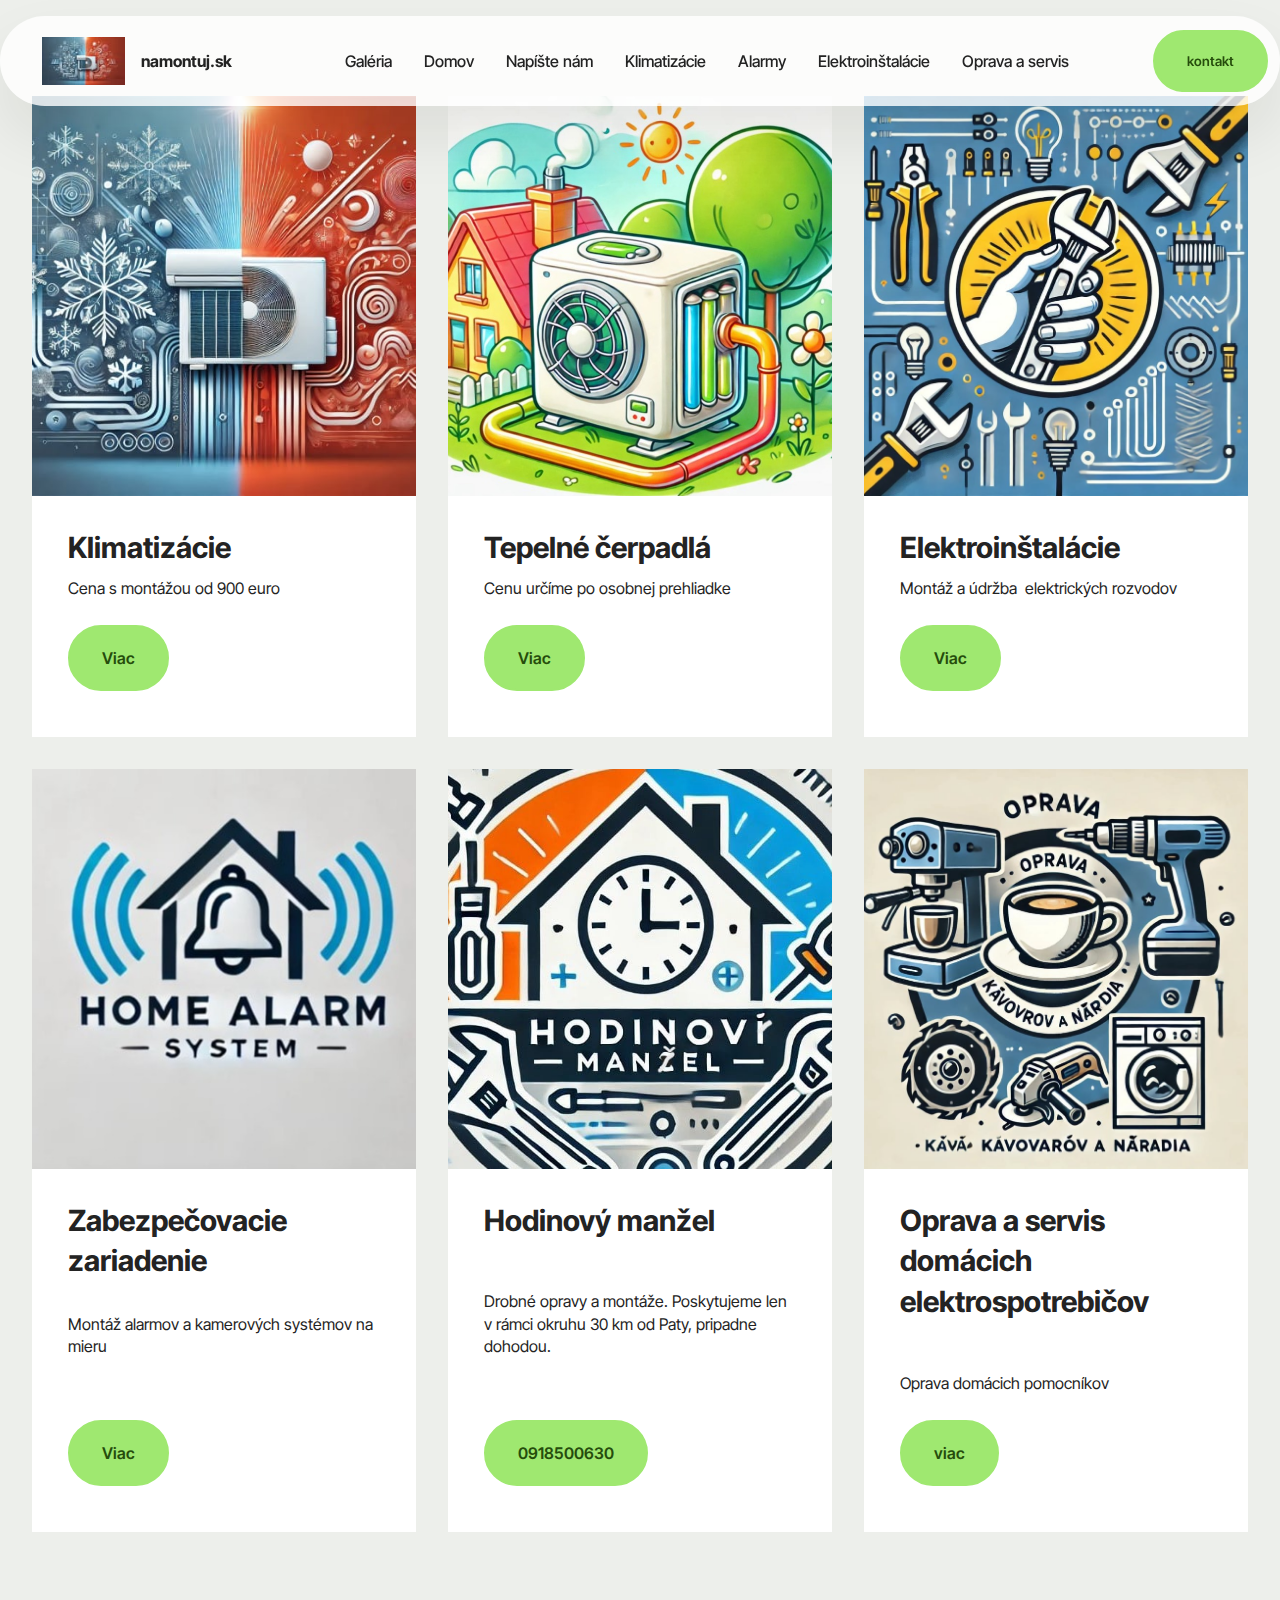
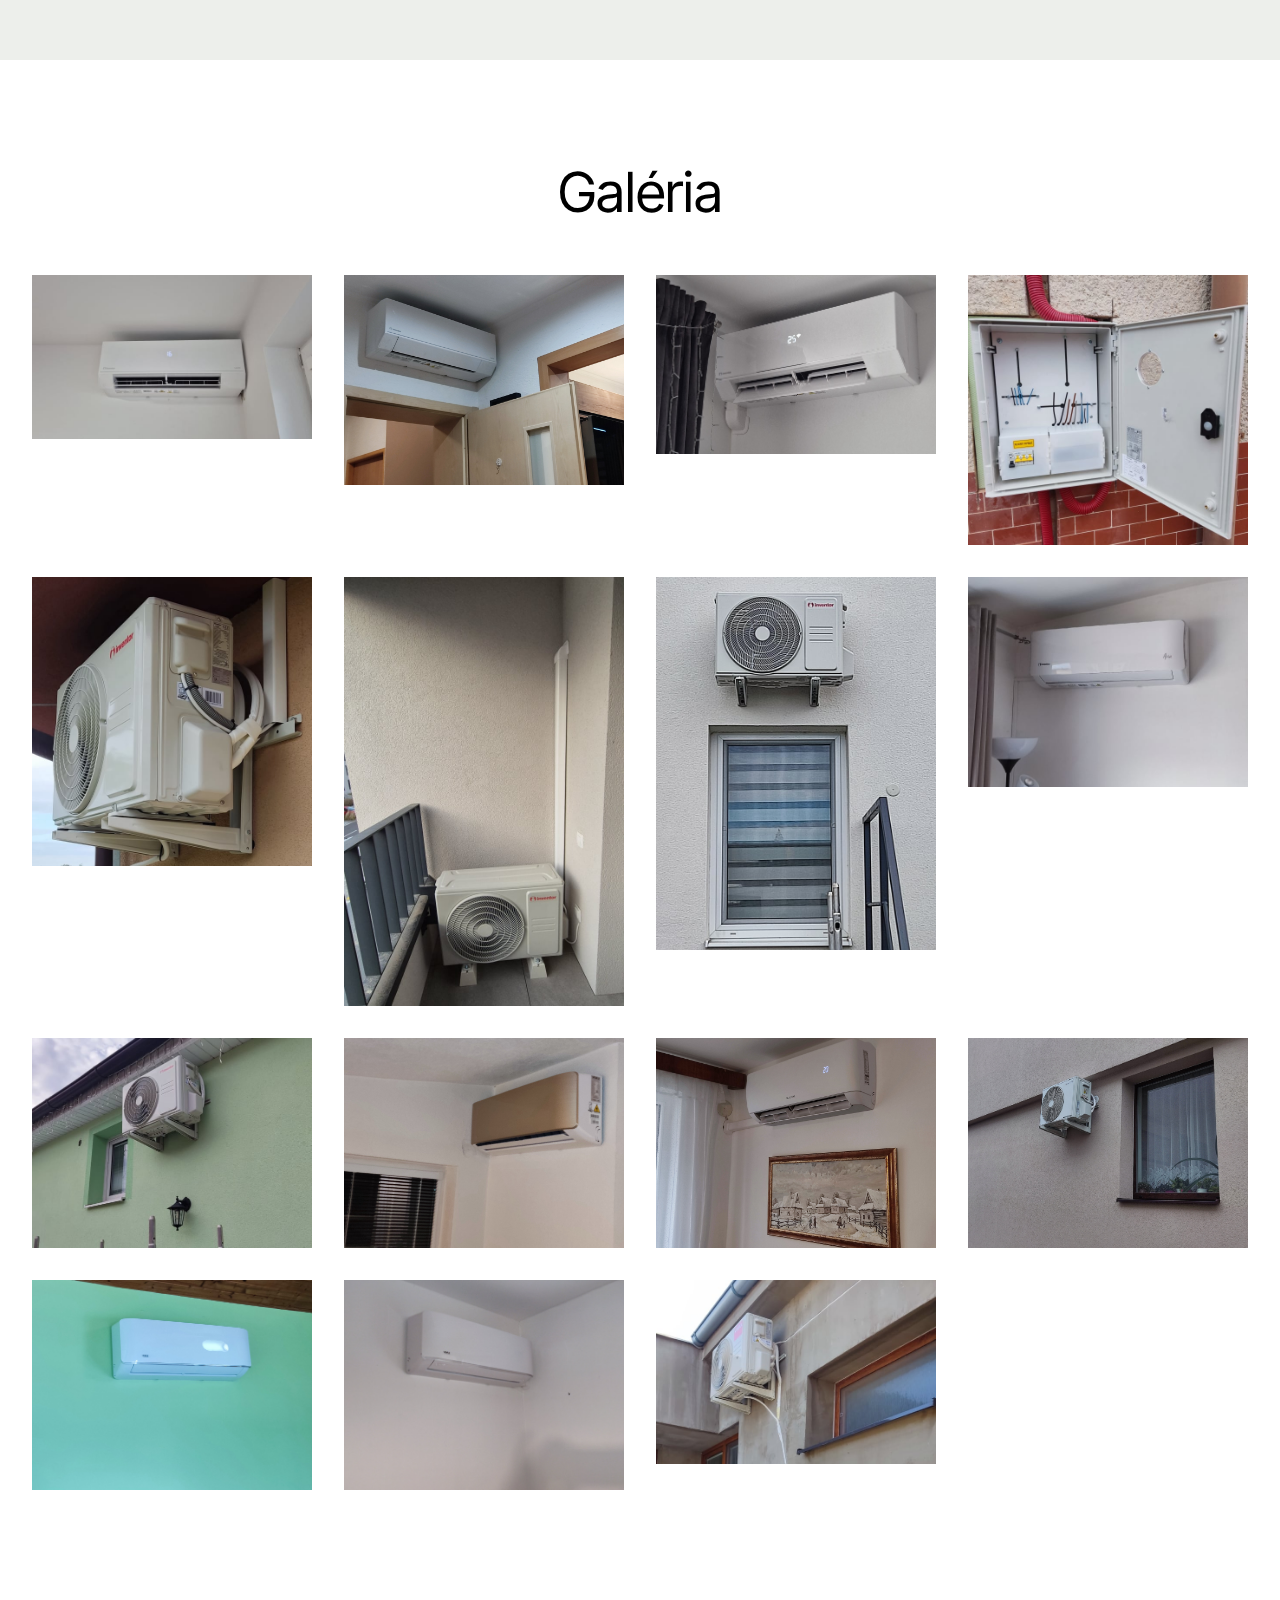
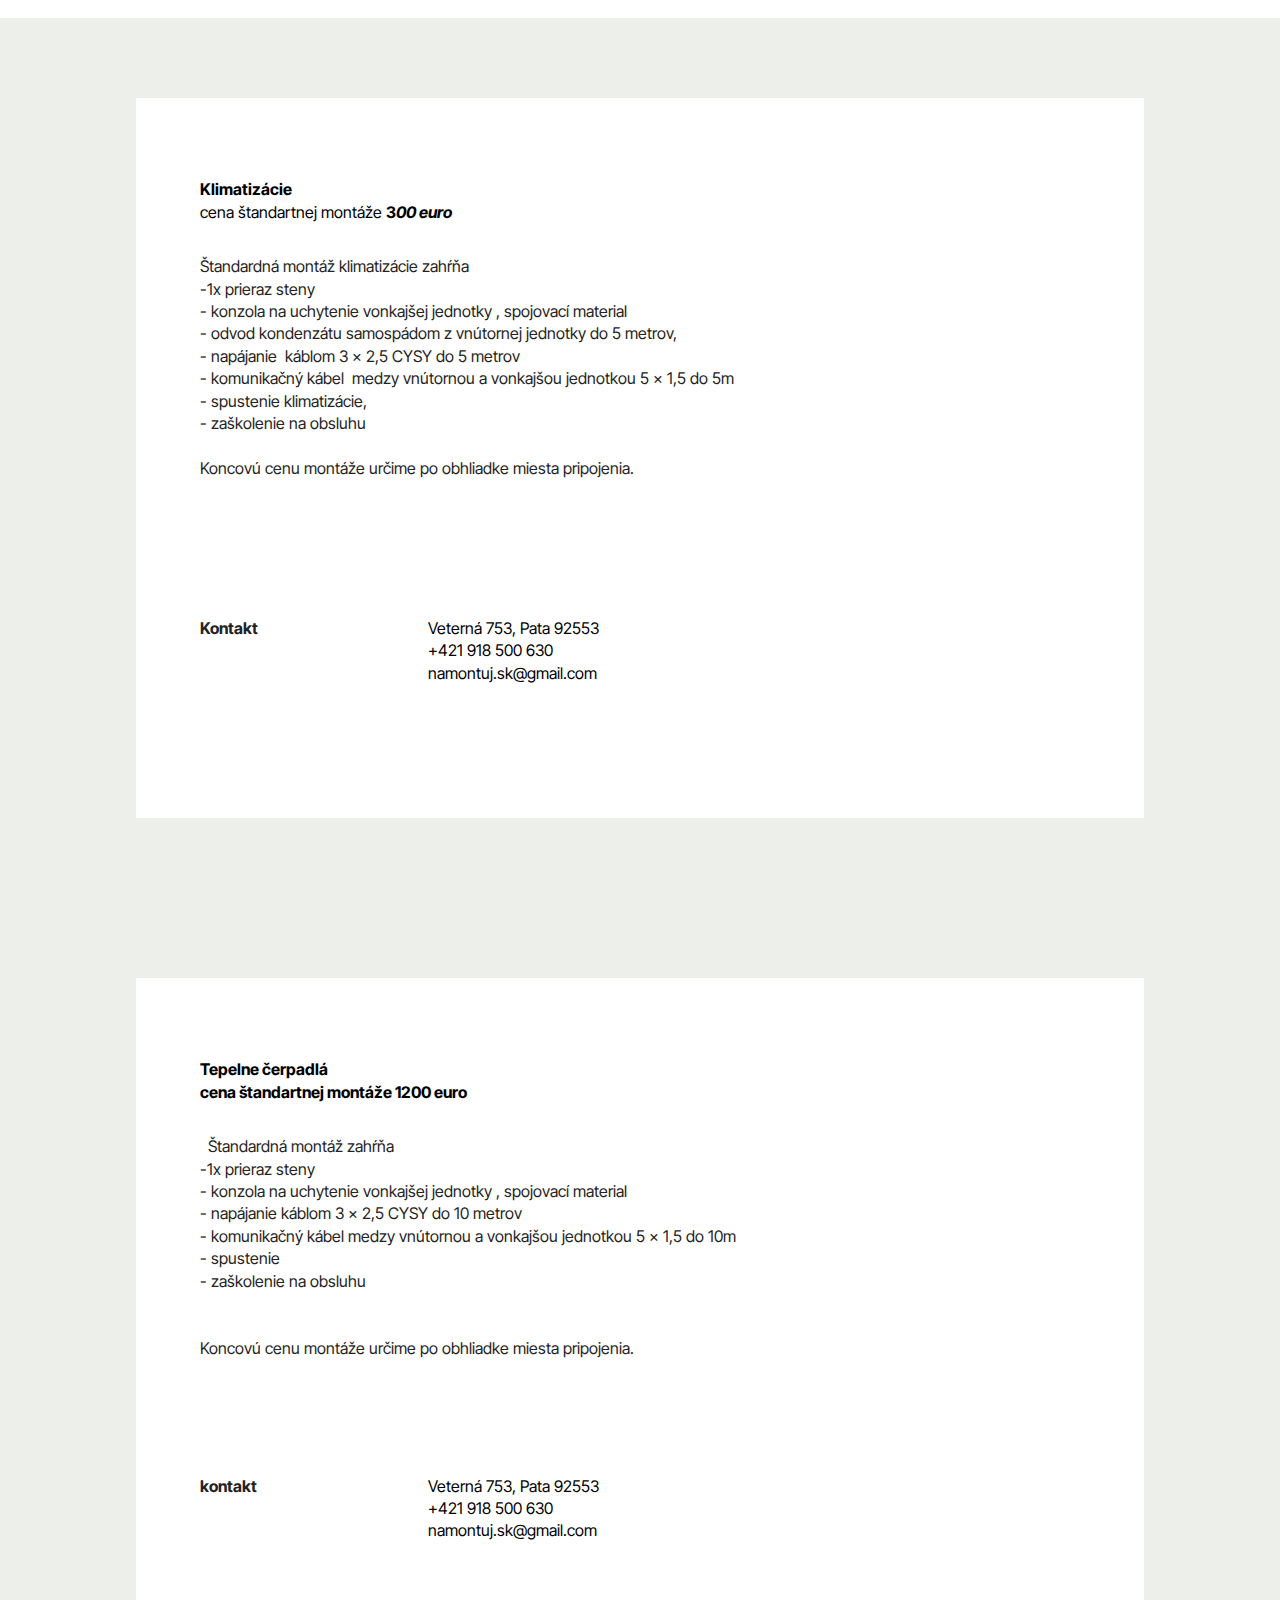
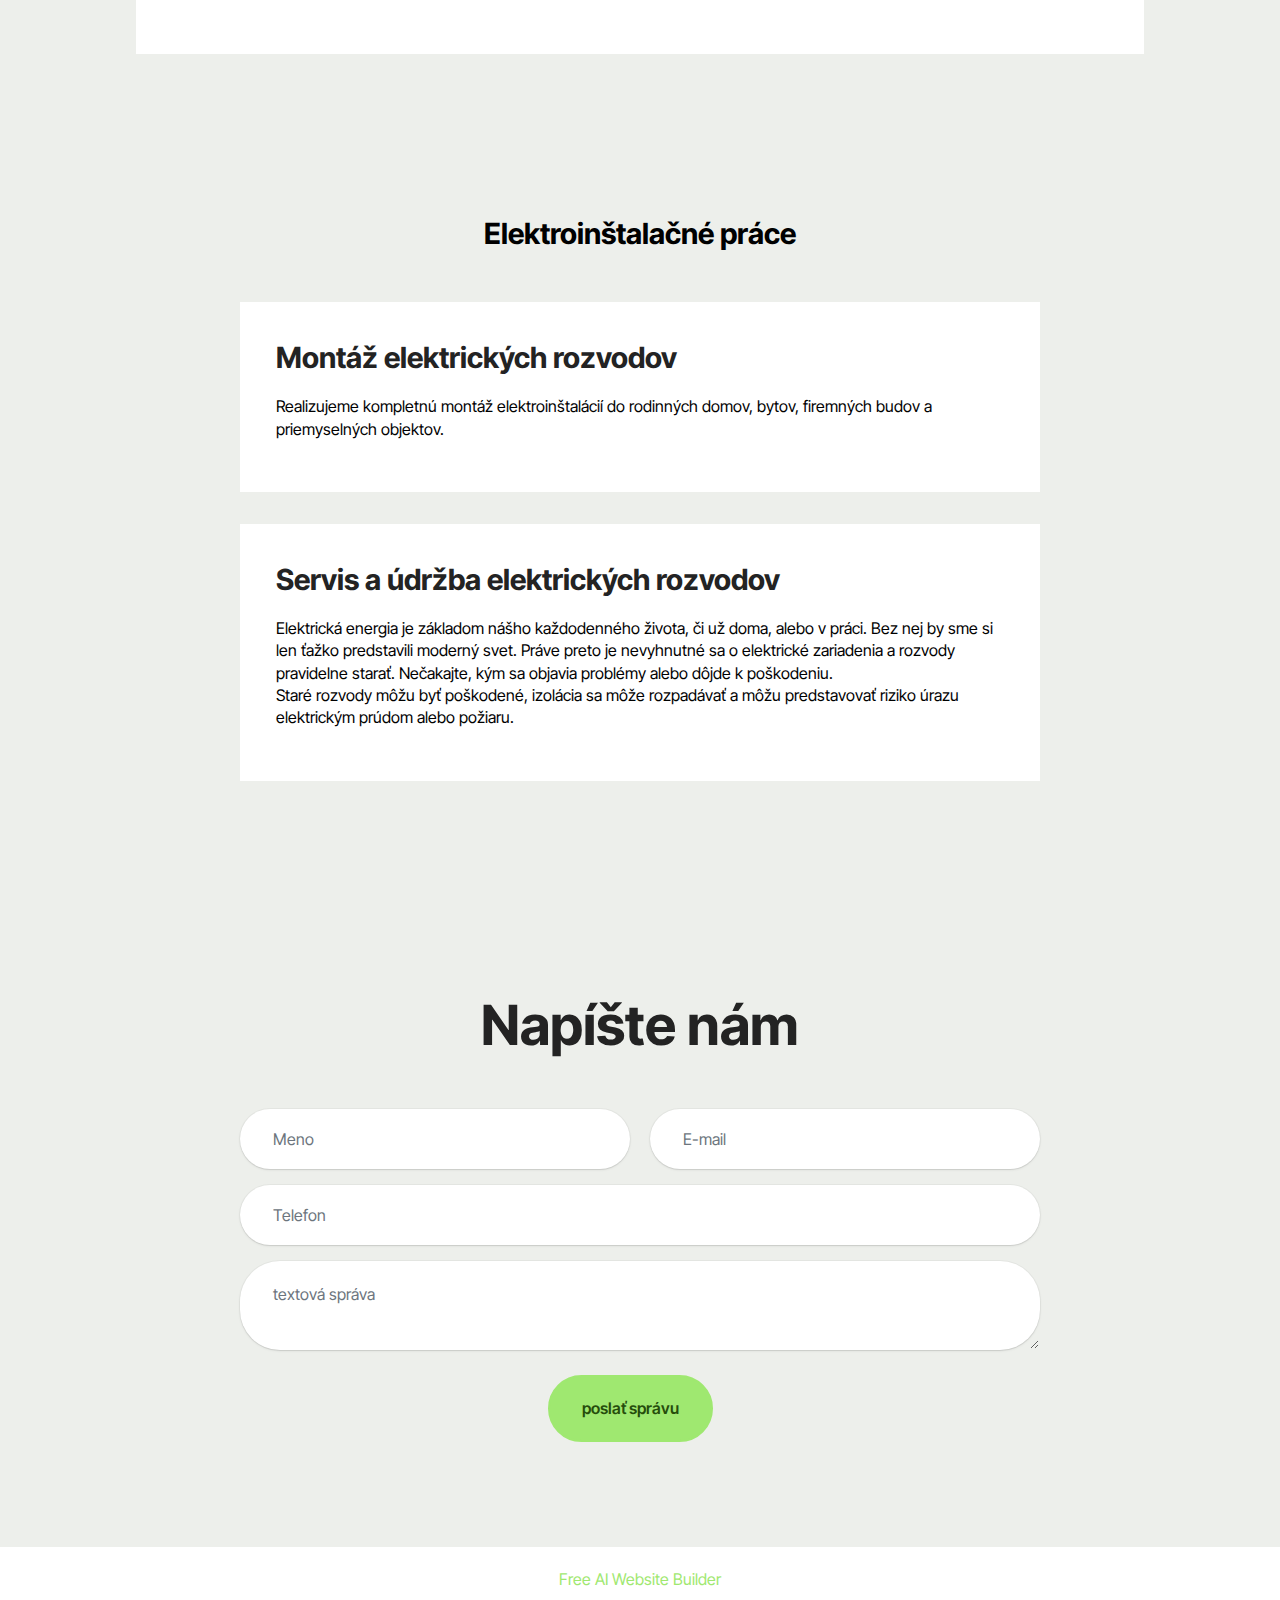
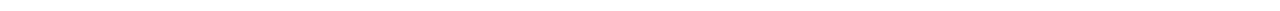
<file: index.html>
<!DOCTYPE html>
<html  >
<head>
  <!-- Site made with Mobirise Website Builder v5.9.18, https://mobirise.com -->
  <meta charset="UTF-8">
  <meta http-equiv="X-UA-Compatible" content="IE=edge">
  <meta name="generator" content="Mobirise v5.9.18, mobirise.com">
  <meta name="viewport" content="width=device-width, initial-scale=1, minimum-scale=1">
  <link rel="shortcut icon" href="assets/images/c142950b-da43-4091-915a-2230a7af92bd-2-96x55.jpg" type="image/x-icon">
  <meta name="description" content="">
  
  
  <title>namontuj.sk</title>
  <link rel="stylesheet" href="assets/web/assets/mobirise-icons2/mobirise2.css">
  <link rel="stylesheet" href="assets/bootstrap/css/bootstrap.min.css">
  <link rel="stylesheet" href="assets/bootstrap/css/bootstrap-grid.min.css">
  <link rel="stylesheet" href="assets/bootstrap/css/bootstrap-reboot.min.css">
  <link rel="stylesheet" href="assets/dropdown/css/style.css">
  <link rel="stylesheet" href="assets/theme/css/style.css">
  <link rel="preload" href="https://fonts.googleapis.com/css?family=Inter+Tight:100,200,300,400,500,600,700,800,900,100i,200i,300i,400i,500i,600i,700i,800i,900i&display=swap" as="style" onload="this.onload=null;this.rel='stylesheet'">
  <noscript><link rel="stylesheet" href="https://fonts.googleapis.com/css?family=Inter+Tight:100,200,300,400,500,600,700,800,900,100i,200i,300i,400i,500i,600i,700i,800i,900i&display=swap"></noscript>
  <link rel="preload" as="style" href="assets/mobirise/css/mbr-additional.css?v=w3u3zo"><link rel="stylesheet" href="assets/mobirise/css/mbr-additional.css?v=w3u3zo" type="text/css">

  
  
  
</head>
<body>
  
  <section data-bs-version="5.1" class="menu menu2 cid-uB0Se3WKHj" once="menu" id="menu02-1h">
	

	<nav class="navbar navbar-dropdown navbar-fixed-top navbar-expand-lg">
		<div class="container">
			<div class="navbar-brand">
				<span class="navbar-logo">
					<a href="index.html">
						<img src="assets/images/c142950b-da43-4091-915a-2230a7af92bd-2-96x55.jpg" alt="Mobirise Website Builder" style="height: 3rem;">
					</a>
				</span>
				<span class="navbar-caption-wrap"><a class="navbar-caption text-black text-primary display-7" href="index.html">namontuj.sk</a></span>
			</div>
			<button class="navbar-toggler" type="button" data-toggle="collapse" data-bs-toggle="collapse" data-target="#navbarSupportedContent" data-bs-target="#navbarSupportedContent" aria-controls="navbarNavAltMarkup" aria-expanded="false" aria-label="Toggle navigation">
				<div class="hamburger">
					<span></span>
					<span></span>
					<span></span>
					<span></span>
				</div>
			</button>
			<div class="collapse navbar-collapse" id="navbarSupportedContent">
				<ul class="navbar-nav nav-dropdown" data-app-modern-menu="true"><li class="nav-item">
						<a class="nav-link link text-black text-primary display-7" href="index.html#gallery03-5" aria-expanded="false">Galéria</a>
					</li><li class="nav-item"><a class="nav-link link text-black text-primary display-7" href="index.html">Domov</a></li>
					<li class="nav-item">
						<a class="nav-link link text-black text-primary display-7" href="index.html#form02-c">Napíšte nám</a>
					</li><li class="nav-item"><a class="nav-link link text-black text-primary display-7" href="klimatizacia.html">Klimatizácie</a></li><li class="nav-item"><a class="nav-link link text-black text-primary display-7" href="alarm.html">Alarmy</a></li><li class="nav-item"><a class="nav-link link text-black text-primary display-7" href="index.html#list05-8">Elektroinštalácie</a></li><li class="nav-item"><a class="nav-link link text-black text-primary display-7" href="oprava-a-servis.html">Oprava a servis</a></li></ul>
				
				<div class="navbar-buttons mbr-section-btn"><a class="btn btn-primary display-4" href="oprava-a-servis.html">kontakt</a></div>
			</div>
		</div>
	</nav>
</section>

<section data-bs-version="5.1" class="features4 start cid-uxbS6R20qX" id="features04-3">
	
	
	<div class="container">
		<div class="row justify-content-center">
			<div class="col-12 content-head">
				
			</div>
		</div>
		<div class="row">
			<div class="item features-image col-12 col-md-6 col-lg-4">
				<div class="item-wrapper">
					<div class="item-img">
						<a href="klimatizacia.html"><img src="assets/images/c142950b-da43-4091-915a-2230a7af92bd-2-815x466.jpg" alt="Mobirise Website Builder" data-slide-to="0" data-bs-slide-to="0"></a>
					</div>
					<div class="item-content">
						<h5 class="item-title mbr-fonts-style display-5"><strong>Klimatizácie</strong></h5>
						<p class="mbr-text mbr-fonts-style display-7">Cena s montážou<a href="index.html#list04-6" class="text-primary"> </a>od 900 euro</p>
						<div class="mbr-section-btn item-footer"><a href="klimatizacia.html" class="btn item-btn btn-primary display-7">Viac</a></div>
					</div>

				</div>
			</div>
			<div class="item features-image col-12 col-md-6 col-lg-4">
				<div class="item-wrapper">
					<div class="item-img">
						<a href="index.html#list04-7"><img src="assets/images/22-815x815.jpeg" alt="Mobirise Website Builder" data-slide-to="1" data-bs-slide-to="1"></a>
					</div>
					<div class="item-content">
						<h5 class="item-title mbr-fonts-style display-5"><strong>Tepelné čerpadlá</strong></h5>
						<p class="mbr-text mbr-fonts-style display-7">Cenu určíme po osobnej prehliadke</p>
						<div class="mbr-section-btn item-footer"><a href="index.html#list04-7" class="btn item-btn btn-primary display-7">Viac</a></div>
					</div>
				</div>
			</div>
			<div class="item features-image col-12 col-md-6 col-lg-4">
				<div class="item-wrapper">
					<div class="item-img">
						<a href="index.html#list05-8"><img src="assets/images/33-815x815.jpg" alt="Mobirise Website Builder" data-slide-to="2" data-bs-slide-to="2"></a>
					</div>
					<div class="item-content">
						<h5 class="item-title mbr-fonts-style display-5"><strong>Elektroinštalácie</strong></h5>
						<p class="mbr-text mbr-fonts-style display-7">Montáž a údržba&nbsp; elektrických rozvodov</p>
						<div class="mbr-section-btn item-footer"><a href="index.html#list05-8" class="btn item-btn btn-primary display-7">Viac</a></div>
					</div>
				</div>
			</div><div class="item features-image col-12 col-md-6 col-lg-4">
				<div class="item-wrapper">
					<div class="item-img">
						<a href="alarm.html"><img src="assets/images/file-csewgxey5wsfflw1hp3z5n-815x815.jpeg" alt="Mobirise Website Builder" data-slide-to="3" data-bs-slide-to="3"></a>
					</div>
					<div class="item-content">
						<h5 class="item-title mbr-fonts-style display-5"><strong>Zabezpečovacie zariadenie</strong></h5>
						<p class="mbr-text mbr-fonts-style display-7"><br>Montáž alarmov a kamerových systémov na mieru</p>
						<div class="mbr-section-btn item-footer"><a href="alarm.html" class="btn item-btn btn-primary display-7" target="_blank">Viac</a></div>
					</div>
				</div>
			</div><div class="item features-image col-12 col-md-6 col-lg-4">
				<div class="item-wrapper">
					<div class="item-img">
						<a href="index.html#form02-c"><img src="assets/images/hod1-789x554.jpg" alt="Mobirise Website Builder" data-slide-to="4" data-bs-slide-to="4"></a>
					</div>
					<div class="item-content">
						<h5 class="item-title mbr-fonts-style display-5"><strong>Hodinový manžel</strong><br><strong><br></strong></h5>
						<p class="mbr-text mbr-fonts-style display-7">Drobné opravy a montáže. Poskytujeme len v rámci okruhu 30 km od Paty, pripadne dohodou.</p>
						<div class="mbr-section-btn item-footer"><a href="index.html#form02-c" class="btn item-btn btn-primary display-7">0918500630</a></div>
					</div>
				</div>
			</div><div class="item features-image col-12 col-md-6 col-lg-4">
				<div class="item-wrapper">
					<div class="item-img">
						<a href="oprava-a-servis.html"><img src="assets/images/file-ssmuumzolmunljp1f22vyg-815x815.jpg" alt="Mobirise Website Builder" data-slide-to="5" data-bs-slide-to="5"></a>
					</div>
					<div class="item-content">
						<h5 class="item-title mbr-fonts-style display-5"><strong>Oprava a servis domácich elektrospotrebičov</strong><br><strong><br></strong></h5>
						<p class="mbr-text mbr-fonts-style display-7">Oprava domácich pomocníkov</p>
						<div class="mbr-section-btn item-footer"><a href="oprava-a-servis.html" class="btn item-btn btn-primary display-7">viac</a></div>
					</div>
				</div>
			</div>
		</div>
	</div>
</section>

<section data-bs-version="5.1" class="gallery3 cid-uy3DLfZoev" id="gallery03-5">
    
    
    <div class="container-fluid">
      <div class="row justify-content-center">
        <div class="col-12 content-head">
          <div class="mbr-section-head mb-5">
            <h4 class="mbr-section-title mbr-fonts-style align-center mb-0 display-2">Galéria</h4>
            
          </div>
        </div>
      </div>
      <div class="row">
        <div class="item features-image col-12 col-md-6 col-lg-3 active">
          <div class="item-wrapper">
            <div class="item-img">
              <img src="assets/images/asd-646x378.jpg" alt="Mobirise Website Builder" title="" data-slide-to="0" data-bs-slide-to="0">
            </div>
            
          </div>
        </div><div class="item features-image col-12 col-md-6 col-lg-3">
          <div class="item-wrapper">
            <div class="item-img">
              <img src="assets/images/1738491428806-4000x3000.jpg" alt="Mobirise Website Builder" title="" data-slide-to="1" data-bs-slide-to="1">
            </div>
            
          </div>
        </div><div class="item features-image col-12 col-md-6 col-lg-3">
          <div class="item-wrapper">
            <div class="item-img">
              <img src="assets/images/20241219-142403-2316x1473.jpg" alt="Mobirise Website Builder" title="" data-slide-to="2" data-bs-slide-to="2">
            </div>
            
          </div>
        </div><div class="item features-image col-12 col-md-6 col-lg-3">
          <div class="item-wrapper">
            <div class="item-img">
              <img src="assets/images/ed-646x622.jpg" alt="Mobirise Website Builder" title="" data-slide-to="3" data-bs-slide-to="3">
            </div>
            
          </div>
        </div><div class="item features-image col-12 col-md-6 col-lg-3">
          <div class="item-wrapper">
            <div class="item-img">
              <img src="assets/images/1-646x666.jpg" alt="Mobirise Website Builder" title="" data-slide-to="4" data-bs-slide-to="4">
            </div>
            
          </div>
        </div>
        
        
        <div class="item features-image col-12 col-md-6 col-lg-3">
          <div class="item-wrapper">
            <div class="item-img">
              <img src="assets/images/tom-646x990.jpg" alt="Mobirise Website Builder" title="" data-slide-to="5" data-bs-slide-to="5">
            </div>
            
          </div>
        </div><div class="item features-image col-12 col-md-6 col-lg-3">
          <div class="item-wrapper">
            <div class="item-img">
              <img src="assets/images/1738491428815-646x861.jpg" alt="Mobirise Website Builder" title="" data-slide-to="6" data-bs-slide-to="6">
            </div>
            
          </div>
        </div><div class="item features-image col-12 col-md-6 col-lg-3">
          <div class="item-wrapper">
            <div class="item-img">
              <img src="assets/images/1739287058041-646x485.jpg" alt="Mobirise Website Builder" title="" data-slide-to="7" data-bs-slide-to="7">
            </div>
            
          </div>
        </div><div class="item features-image col-12 col-md-6 col-lg-3">
          <div class="item-wrapper">
            <div class="item-img">
              <img src="assets/images/13-646x485.jpg" alt="Mobirise Website Builder" title="" data-slide-to="8" data-bs-slide-to="8">
            </div>
            
          </div>
        </div><div class="item features-image col-12 col-md-6 col-lg-3">
          <div class="item-wrapper">
            <div class="item-img">
              <img src="assets/images/11-2157x1618.jpg" alt="Mobirise Website Builder" title="" data-slide-to="9" data-bs-slide-to="9">
            </div>
            
          </div>
        </div><div class="item features-image col-12 col-md-6 col-lg-3">
          <div class="item-wrapper">
            <div class="item-img">
              <img src="assets/images/1741715991906-4000x3000.jpg" alt="Mobirise Website Builder" title="" data-slide-to="10" data-bs-slide-to="10">
            </div>
            
          </div>
        </div><div class="item features-image col-12 col-md-6 col-lg-3">
          <div class="item-wrapper">
            <div class="item-img">
              <img src="assets/images/kop-2938x2203.jpg" alt="Mobirise Website Builder" title="" data-slide-to="11" data-bs-slide-to="11">
            </div>
            
          </div>
        </div><div class="item features-image col-12 col-md-6 col-lg-3">
          <div class="item-wrapper">
            <div class="item-img">
              <img src="assets/images/1742743766597-2qw-2391x1793.jpg" alt="Mobirise Website Builder" title="" data-slide-to="12" data-bs-slide-to="12">
            </div>
            
          </div>
        </div><div class="item features-image col-12 col-md-6 col-lg-3">
          <div class="item-wrapper">
            <div class="item-img">
              <img src="assets/images/1742743636355-2391x1793.jpg" alt="Mobirise Website Builder" title="" data-slide-to="13" data-bs-slide-to="13">
            </div>
            
          </div>
        </div><div class="item features-image col-12 col-md-6 col-lg-3">
          <div class="item-wrapper">
            <div class="item-img">
              <img src="assets/images/1743401365057-646x423.jpg" alt="Mobirise Website Builder" title="" data-slide-to="14" data-bs-slide-to="14">
            </div>
            
          </div>
        </div>
      </div>
    </div>
  </section>

<section data-bs-version="5.1" class="list04 cid-uy3IxKyz9F" id="list04-6">
  

  
  
  <div class="container">
    <div class="row justify-content-center">
      <div class="card col-md-12 col-lg-10">
        <div class="card-wrapper">
          <div class="row justify-content-center">
            <div class="col-12 mb-5 content-head">
              <h3 class="card-title mbr-fonts-style mbr-white mt-3 display-7"><strong>Klimatizácie</strong><br>cena štandartnej montáže <strong>3</strong><em><strong>00</strong></em><strong>&nbsp;<em>euro</em></strong></h3>
              <h5 class="mbr-section-subtitle mbr-fonts-style align-center mb-0 mt-4 display-7">Štandardná montáž klimatizácie zahŕňa&nbsp;<br>-1x prieraz steny&nbsp;<div>- konzola na uchytenie vonkajšej jednotky , spojovací material</div><div>- odvod kondenzátu samospádom z vnútornej jednotky do 5 metrov, 
</div><div>- napájanie&nbsp; káblom 3 x 2,5 CYSY do 5 metrov</div><div>- komunikačný kábel&nbsp; medzy vnútornou a vonkajšou jednotkou 5 x 1,5 do 5m</div><div>- spustenie klimatizácie,
</div><div>- zaškolenie na obsluhu</div><br><div>Koncovú cenu montáže určime po obhliadke miesta pripojenia.</div><div><br></div><br><div><br></div><div>&nbsp;</div></h5>
            </div>
          </div>

          
          
          <div class="row justify-content-left item features-without-image mt-0 mb-5 active">

            <div class="col-12 col-md-12 col-lg-3 ">
              <h5 class="mbr-card-title mbr-fonts-style mt-0 mb-3 display-7"><strong>Kontakt</strong></h5>
            </div>
            <div class="col-md-12 col-lg">
              <p class="mbr-text mbr-fonts-style mt-0 mb-0 item-wrapper display-7">Veterná 753, Pata 92553<br>+421 918 500 630<br>namontuj.sk@gmail.com
                <br><br></p>
            </div>
          </div>


        </div>
      </div>
    </div>
  </div>
</section>

<section data-bs-version="5.1" class="list04 cid-uy3S6oTYZv" id="list04-7">
  

  
  
  <div class="container">
    <div class="row justify-content-center">
      <div class="card col-md-12 col-lg-10">
        <div class="card-wrapper">
          <div class="row justify-content-center">
            <div class="col-12 mb-5 content-head">
              <h3 class="card-title mbr-fonts-style mbr-white mt-3 display-7"><strong>Tepelne čerpadlá</strong><br><strong>cena štandartnej montáže 1200 euro</strong></h3>
              <h5 class="mbr-section-subtitle mbr-fonts-style align-center mb-0 mt-4 display-7"><div>&nbsp; Štandardná montáž zahŕňa 
</div><div>-1x prieraz steny 
</div><div>- konzola na uchytenie vonkajšej jednotky , spojovací material</div><div>- napájanie káblom 3 x 2,5 CYSY do 10 metrov
</div><div>- komunikačný kábel  medzy vnútornou a vonkajšou jednotkou 5 x 1,5 do 10m
</div><div>- spustenie&nbsp;</div><div>- zaškolenie na obsluhu
</div><div><br></div><br><div>Koncovú cenu montáže určime po obhliadke miesta pripojenia.</div><br><br><div><br></div><div>
</div></h5>
            </div>
          </div>

          
          
          <div class="row justify-content-left item features-without-image mt-0 mb-5 active">

            <div class="col-12 col-md-12 col-lg-3 ">
              <h5 class="mbr-card-title mbr-fonts-style mt-0 mb-3 display-7"><strong>kontakt</strong></h5>
            </div>
            <div class="col-md-12 col-lg">
              <p class="mbr-text mbr-fonts-style mt-0 mb-0 item-wrapper display-7">Veterná 753, Pata 92553<br>+421 918 500 630
<br>namontuj.sk@gmail.com</p>
            </div>
          </div>


        </div>
      </div>
    </div>
  </div>
</section>

<section data-bs-version="5.1" class="list05 cid-uy3UfLg22D" id="list05-8">
    
    <div class="container">
        <div class="col-12 mb-5 content-head">
            <h3 class="mbr-section-title mbr-fonts-style align-center mb-0 display-5"><strong>Elektroinštalačné práce</strong></h3>
            
        </div>
        <div class="row justify-content-center ">
            <div class="col-12 col-lg-8">
                <div class="item features-without-image col-12 active">
                    <div class="item-wrapper">
                        <h5 class="mbr-card-title mbr-fonts-style mt-0 mb-3 display-5"><strong>Montáž elektrických rozvodov&nbsp;</strong></h5>
                        <p class="mbr-text mbr-fonts-style mt-0 mb-3 display-7">Realizujeme kompletnú montáž elektroinštalácií do rodinných domov, bytov, firemných budov a priemyselných objektov.</p>
                    </div>
                </div>
                
                <div class="item features-without-image col-12">
                    <div class="item-wrapper">
                        <h5 class="mbr-card-title mbr-fonts-style mt-0 mb-3 display-5"><strong>Servis a údržba elektrických rozvodov&nbsp;</strong></h5>
                        <p class="mbr-text mbr-fonts-style mt-0 mb-3 display-7">Elektrická energia je základom nášho každodenného života, či už doma, alebo v práci. Bez nej by sme si len ťažko predstavili moderný svet. Práve preto je nevyhnutné sa o elektrické zariadenia a rozvody pravidelne starať. Nečakajte, kým sa objavia problémy alebo dôjde k poškodeniu.&nbsp;&nbsp;<br>Staré rozvody môžu byť poškodené, izolácia sa môže rozpadávať a môžu predstavovať riziko úrazu elektrickým prúdom alebo požiaru.<br></p>
                    </div>
                </div>
            </div>
        </div>
    </div>
</section>

<section data-bs-version="5.1" class="form5 cid-uyHh1ovPq1" id="form02-c">
    
    
    <div class="container">
        <div class="row justify-content-center">
            <div class="col-12 content-head">
                <div class="mbr-section-head mb-5">
                    <h3 class="mbr-section-title mbr-fonts-style align-center mb-0 display-2"><strong>Napíšte nám</strong></h3>
                    
                </div>
            </div>
        </div>
        <div class="row justify-content-center">
            <div class="col-lg-8 mx-auto mbr-form" data-form-type="formoid">
                <form action="https://mobirise.eu/" method="POST" class="mbr-form form-with-styler" data-form-title="Form Name"><input type="hidden" name="email" data-form-email="true" value="1d5qhnJN4Ymswd1eWEOXYwH9VXBvfJyvchbW3xA5GsqWsQUFT5OUFv9NaBnueyjqr3zHSvAhNKvVmMoeMs6mRH944567lItfojYrw4V9WU61gUxBTnoM8oS/niObDkes">
                    <div class="row">
                        <div hidden="hidden" data-form-alert="" class="alert alert-success col-12">Thanks for filling out the form!</div>
                        <div hidden="hidden" data-form-alert-danger="" class="alert alert-danger col-12">
                            Oops...! some problem!
                        </div>
                    </div>
                    <div class="dragArea row">
                        <div class="col-md col-sm-12 form-group mb-3" data-for="name">
                            <input type="text" name="name" placeholder="Meno" data-form-field="name" class="form-control" value="" id="name-form02-c">
                        </div>
                        <div class="col-md col-sm-12 form-group mb-3" data-for="email">
                            <input type="email" name="email" placeholder="E-mail" data-form-field="email" class="form-control" value="" id="email-form02-c">
                        </div>
                        <div class="col-12 form-group mb-3" data-for="phone">
                            <input type="tel" name="phone" placeholder="Telefon" data-form-field="phone" class="form-control" value="" id="phone-form02-c">
                        </div>
                        <div class="col-12 form-group mb-3" data-for="textarea">
                            <textarea name="textarea" placeholder="textová správa" data-form-field="textarea" class="form-control" id="textarea-form02-c"></textarea>
                        </div>
                        <div class="col-lg-12 col-md-12 col-sm-12 align-center mbr-section-btn"><button type="submit" class="btn btn-primary display-7">poslať správu</button></div>
                    </div>
                </form>
            </div>
        </div>
    </div>
</section><section class="display-7" style="padding: 0;align-items: center;justify-content: center;flex-wrap: wrap;    align-content: center;display: flex;position: relative;height: 4rem;"><a href="https://mobiri.se/3651083" style="flex: 1 1;height: 4rem;position: absolute;width: 100%;z-index: 1;"><img alt="" style="height: 4rem;" src="[data-uri]"></a><p style="margin: 0;text-align: center;" class="display-7">&#8204;</p><a style="z-index:1" href="https://mobirise.com/builder/ai-website-builder.html">Free AI Website Builder</a></section><script src="assets/bootstrap/js/bootstrap.bundle.min.js"></script>  <script src="assets/smoothscroll/smooth-scroll.js"></script>  <script src="assets/ytplayer/index.js"></script>  <script src="assets/dropdown/js/navbar-dropdown.js"></script>  <script src="assets/theme/js/script.js"></script>  <script src="assets/formoid/formoid.min.js"></script>  
  
  
</body>
</html>
</file>
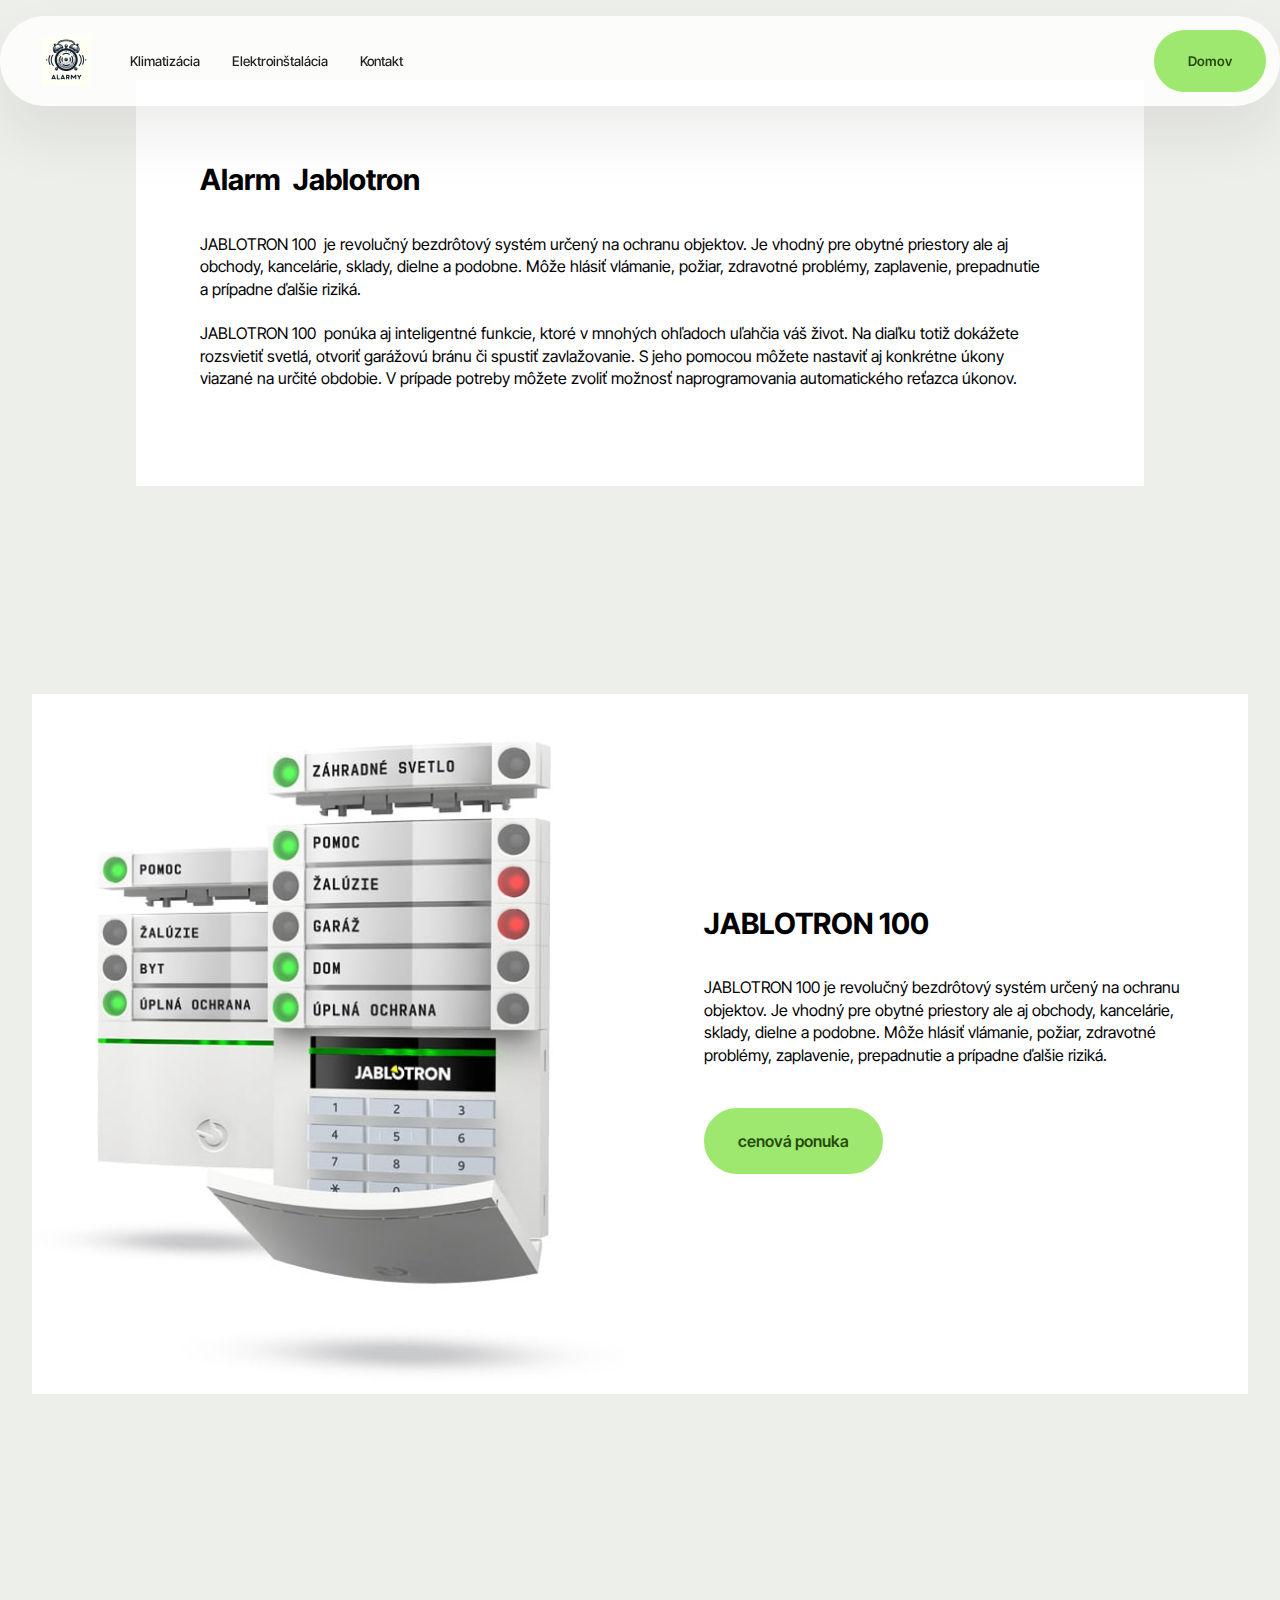
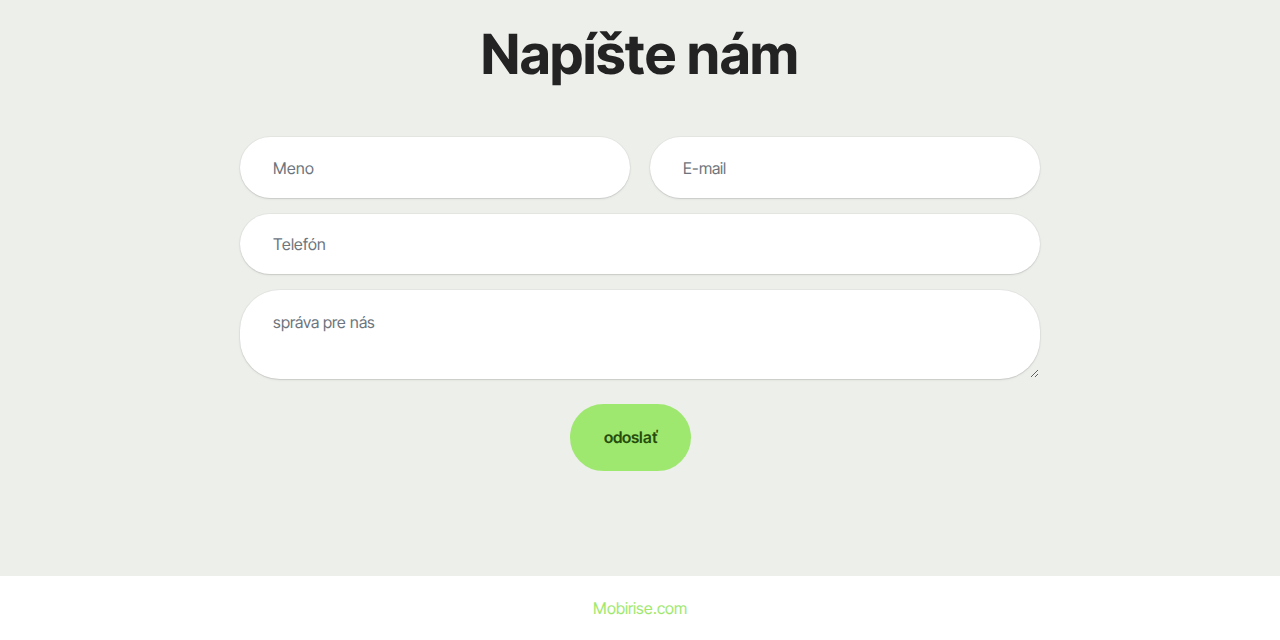
<file: alarm.html>
<!DOCTYPE html>
<html  >
<head>
  <!-- Site made with Mobirise Website Builder v5.9.18, https://mobirise.com -->
  <meta charset="UTF-8">
  <meta http-equiv="X-UA-Compatible" content="IE=edge">
  <meta name="generator" content="Mobirise v5.9.18, mobirise.com">
  <meta name="viewport" content="width=device-width, initial-scale=1, minimum-scale=1">
  <link rel="shortcut icon" href="assets/images/c142950b-da43-4091-915a-2230a7af92bd-2-96x55.jpg" type="image/x-icon">
  <meta name="description" content="">
  
  
  <title>Alarm - namontuj.sk</title>
  <link rel="stylesheet" href="assets/web/assets/mobirise-icons2/mobirise2.css">
  <link rel="stylesheet" href="assets/bootstrap/css/bootstrap.min.css">
  <link rel="stylesheet" href="assets/bootstrap/css/bootstrap-grid.min.css">
  <link rel="stylesheet" href="assets/bootstrap/css/bootstrap-reboot.min.css">
  <link rel="stylesheet" href="assets/dropdown/css/style.css">
  <link rel="stylesheet" href="assets/theme/css/style.css">
  <link rel="preload" href="https://fonts.googleapis.com/css?family=Inter+Tight:100,200,300,400,500,600,700,800,900,100i,200i,300i,400i,500i,600i,700i,800i,900i&display=swap" as="style" onload="this.onload=null;this.rel='stylesheet'">
  <noscript><link rel="stylesheet" href="https://fonts.googleapis.com/css?family=Inter+Tight:100,200,300,400,500,600,700,800,900,100i,200i,300i,400i,500i,600i,700i,800i,900i&display=swap"></noscript>
  <link rel="preload" as="style" href="assets/mobirise/css/mbr-additional.css?v=ludDSs"><link rel="stylesheet" href="assets/mobirise/css/mbr-additional.css?v=ludDSs" type="text/css">

  
  
  
</head>
<body>
  
  <section data-bs-version="5.1" class="menu menu1 cid-uBJiZyAZXu" once="menu" id="menu01-1k">
	

	<nav class="navbar navbar-dropdown navbar-fixed-top navbar-expand-lg">
		<div class="container">
			<div class="navbar-brand">
				<span class="navbar-logo">
					<a href="index.html">
						<img src="assets/images/file-6fry86uazv89whg2xurer7-96x96.jpg" alt="Mobirise Website Builder" style="height: 3rem;">
					</a>
				</span>
				
			</div>
			<button class="navbar-toggler" type="button" data-toggle="collapse" data-bs-toggle="collapse" data-target="#navbarSupportedContent" data-bs-target="#navbarSupportedContent" aria-controls="navbarNavAltMarkup" aria-expanded="false" aria-label="Toggle navigation">
				<div class="hamburger">
					<span></span>
					<span></span>
					<span></span>
					<span></span>
				</div>
			</button>
			<div class="collapse navbar-collapse" id="navbarSupportedContent">
				<ul class="navbar-nav nav-dropdown" data-app-modern-menu="true"><li class="nav-item">
						<a class="nav-link link text-black text-primary display-4" href="klimatizacia.html">Klimatizácia</a>
					</li>
					<li class="nav-item">
						<a class="nav-link link text-black text-primary display-4" href="index.html#list05-8" aria-expanded="false">Elektroinštalácia</a>
					</li>
					<li class="nav-item">
						<a class="nav-link link text-black text-primary display-4" href="oprava-a-servis.html#contacts02-1a">Kontakt</a>
					</li></ul>
				
				<div class="navbar-buttons mbr-section-btn"><a class="btn btn-primary display-4" href="index.html">Domov</a></div>
			</div>
		</div>
	</nav>
</section>

<section data-bs-version="5.1" class="article07 cid-uAdFQdHIg9" id="article07-17">
  

  
  
  <div class="container">
    <div class="row justify-content-center">
      <div class="card col-md-12 col-lg-10">
        <div class="card-wrapper">
          <h3 class="card-title mbr-fonts-style mbr-white mt-3 mb-4 display-5"><strong>Alarm&nbsp; Jablotron&nbsp;</strong></h3>
          <div class="row card-box align-left">
            <div class="item features-without-image col-12">
              <div class="item-wrapper">
                
                <p class="mbr-text mbr-fonts-style display-7">JABLOTRON 100&nbsp; je revolučný bezdrôtový systém určený na ochranu objektov. Je vhodný pre obytné priestory ale aj obchody, kancelárie, sklady, dielne a podobne. Môže hlásiť vlámanie, požiar, zdravotné problémy, zaplavenie, prepadnutie a prípadne ďalšie riziká.
<br>
<br>JABLOTRON 100&nbsp; ponúka aj inteligentné funkcie, ktoré v mnohých ohľadoch uľahčia váš život. Na diaľku totiž dokážete rozsvietiť svetlá, otvoriť garážovú bránu či spustiť zavlažovanie. S jeho pomocou môžete nastaviť aj konkrétne úkony viazané na určité obdobie. V prípade potreby môžete zvoliť možnosť naprogramovania automatického reťazca úkonov.</p>
              </div>
            </div>
            
            
            <div class="item features-without-image col-12">
              <div class="item-wrapper">
                
                <p class="mbr-text mbr-fonts-style display-7"></p>
              </div>
            </div>
          </div>
          
        </div>
      </div>
    </div>
  </div>
</section>

<section data-bs-version="5.1" class="features024 cid-uAfPddzTx7" id="features024-19">
  

  
  

  <div class="container">
    <div class="row justify-content-center align-items-center">
      <div class="col-12">
        <div class="card-wrapper">
          <div class="row">
            <div class="col-12 col-md-12 col-lg-6 image-wrapper">
              <img class="w-100" src="assets/images/2klavesnicesk-600x731.jpg" alt="Mobirise Website Builder">
            </div>
            <div class="col-12 col-lg col-md-12">
              <div class="text-wrapper align-left">
                <h5 class="mbr-section-title mbr-fonts-style mb-4 display-5"><strong>JABLOTRON 100</strong></h5>
                
                <p class="mbr-text mbr-fonts-style mb-4 display-7">
                  JABLOTRON 100  je revolučný bezdrôtový systém určený na ochranu objektov. Je vhodný pre obytné priestory ale aj obchody, kancelárie, sklady, dielne a podobne. Môže hlásiť vlámanie, požiar, zdravotné problémy, zaplavenie, prepadnutie a prípadne ďalšie riziká.
                </p>
                <div class="mbr-section-btn mt-3"><a class="btn btn-lg btn-primary display-7" href="page3.html#form02-18">cenová ponuka</a></div>
              </div>
            </div>
          </div>
        </div>
      </div>
    </div>
  </div>
</section>

<section data-bs-version="5.1" class="form5 cid-uAfOO0VgSm" id="form02-18">
    
    
    <div class="container">
        <div class="row justify-content-center">
            <div class="col-12 content-head">
                <div class="mbr-section-head mb-5">
                    <h3 class="mbr-section-title mbr-fonts-style align-center mb-0 display-2"><strong>Napíšte nám</strong></h3>
                    
                </div>
            </div>
        </div>
        <div class="row justify-content-center">
            <div class="col-lg-8 mx-auto mbr-form" data-form-type="formoid">
                <form action="https://mobirise.eu/" method="POST" class="mbr-form form-with-styler" data-form-title="Form Name"><input type="hidden" name="email" data-form-email="true" value="UdU/I0fp68VGqsSErEBGcYmpzEK+mIhClnd10KS+S+Y8utQrytlrQDz5ZVO9ZOER07i9v81C/cDTfroRnoM5ghfUfViX7Wj1bhk0QeH2aLRhSMdghHeJco7rtX8uGFx6">
                    <div class="row">
                        <div hidden="hidden" data-form-alert="" class="alert alert-success col-12">Thanks for filling out the form!</div>
                        <div hidden="hidden" data-form-alert-danger="" class="alert alert-danger col-12">
                            Oops...! some problem!
                        </div>
                    </div>
                    <div class="dragArea row">
                        <div class="col-md col-sm-12 form-group mb-3" data-for="name">
                            <input type="text" name="name" placeholder="Meno" data-form-field="name" class="form-control" value="" id="name-form02-18">
                        </div>
                        <div class="col-md col-sm-12 form-group mb-3" data-for="email">
                            <input type="email" name="email" placeholder="E-mail" data-form-field="email" class="form-control" value="" id="email-form02-18">
                        </div>
                        <div class="col-12 form-group mb-3" data-for="phone">
                            <input type="tel" name="phone" placeholder="Telefón" data-form-field="phone" class="form-control" value="" id="phone-form02-18">
                        </div>
                        <div class="col-12 form-group mb-3" data-for="textarea">
                            <textarea name="textarea" placeholder="správa pre nás" data-form-field="textarea" class="form-control" id="textarea-form02-18"></textarea>
                        </div>
                        <div class="col-lg-12 col-md-12 col-sm-12 align-center mbr-section-btn"><button type="submit" class="btn btn-primary display-7">odoslať</button></div>
                    </div>
                </form>
            </div>
        </div>
    </div>
</section><section class="display-7" style="padding: 0;align-items: center;justify-content: center;flex-wrap: wrap;    align-content: center;display: flex;position: relative;height: 4rem;"><a href="https://mobiri.se/3651083" style="flex: 1 1;height: 4rem;position: absolute;width: 100%;z-index: 1;"><img alt="" style="height: 4rem;" src="[data-uri]"></a><p style="margin: 0;text-align: center;" class="display-7">&#8204;</p><a style="z-index:1" href="https://mobirise.com">Mobirise.com </a></section><script src="assets/bootstrap/js/bootstrap.bundle.min.js"></script>  <script src="assets/smoothscroll/smooth-scroll.js"></script>  <script src="assets/ytplayer/index.js"></script>  <script src="assets/dropdown/js/navbar-dropdown.js"></script>  <script src="assets/theme/js/script.js"></script>  <script src="assets/formoid/formoid.min.js"></script>  
  
  
</body>
</html>
</file>
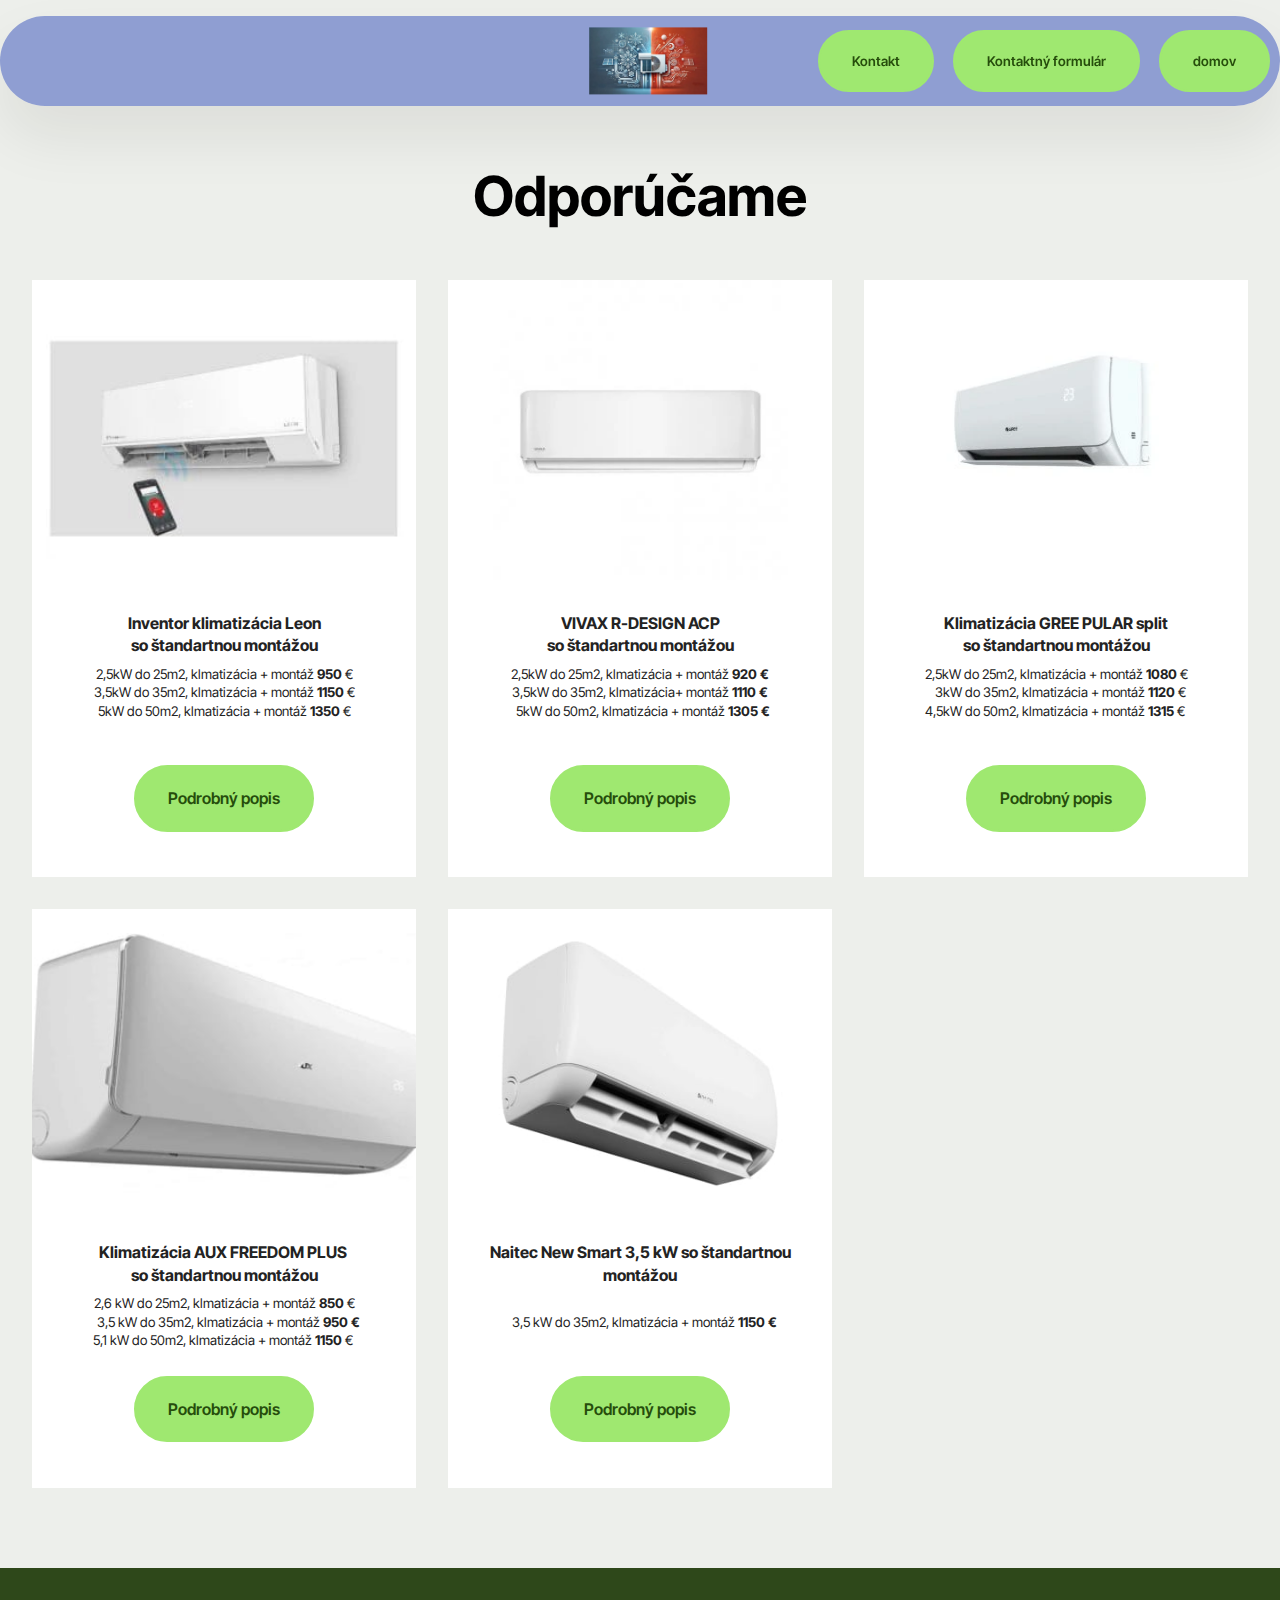
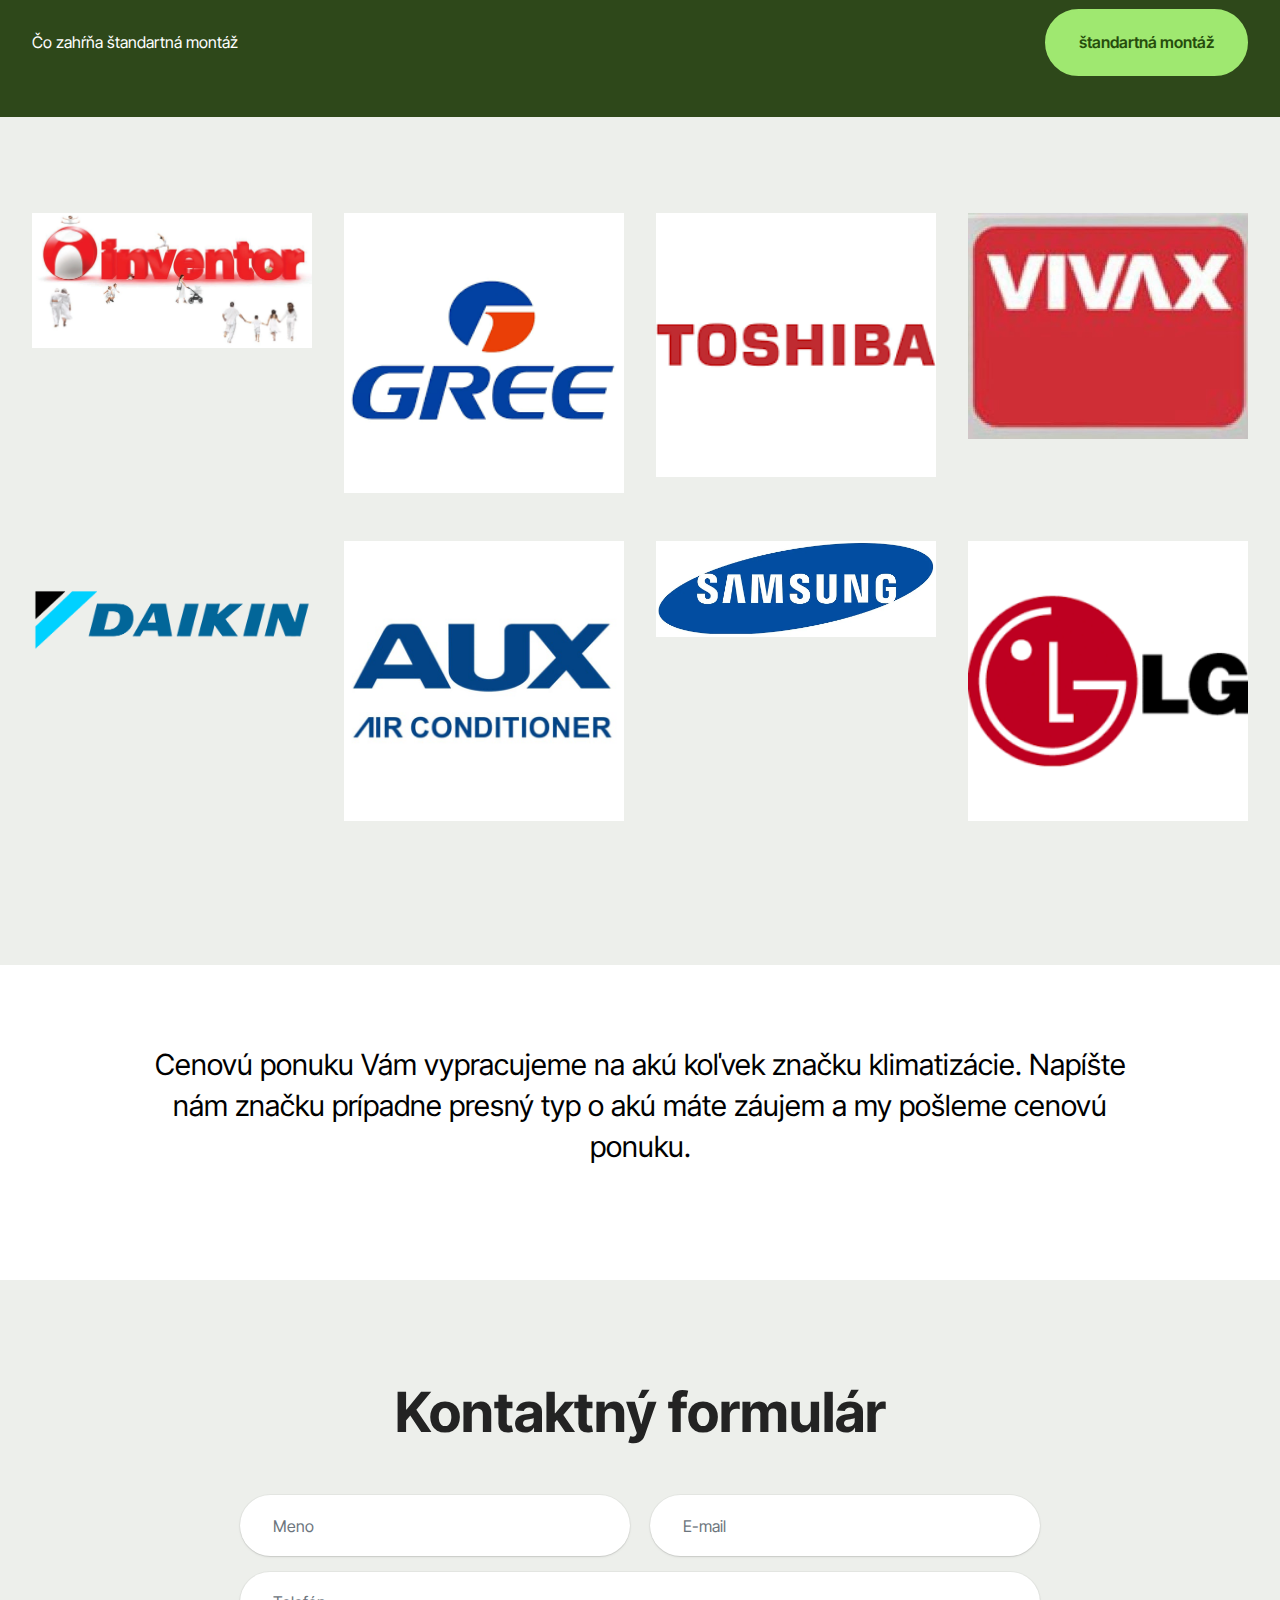
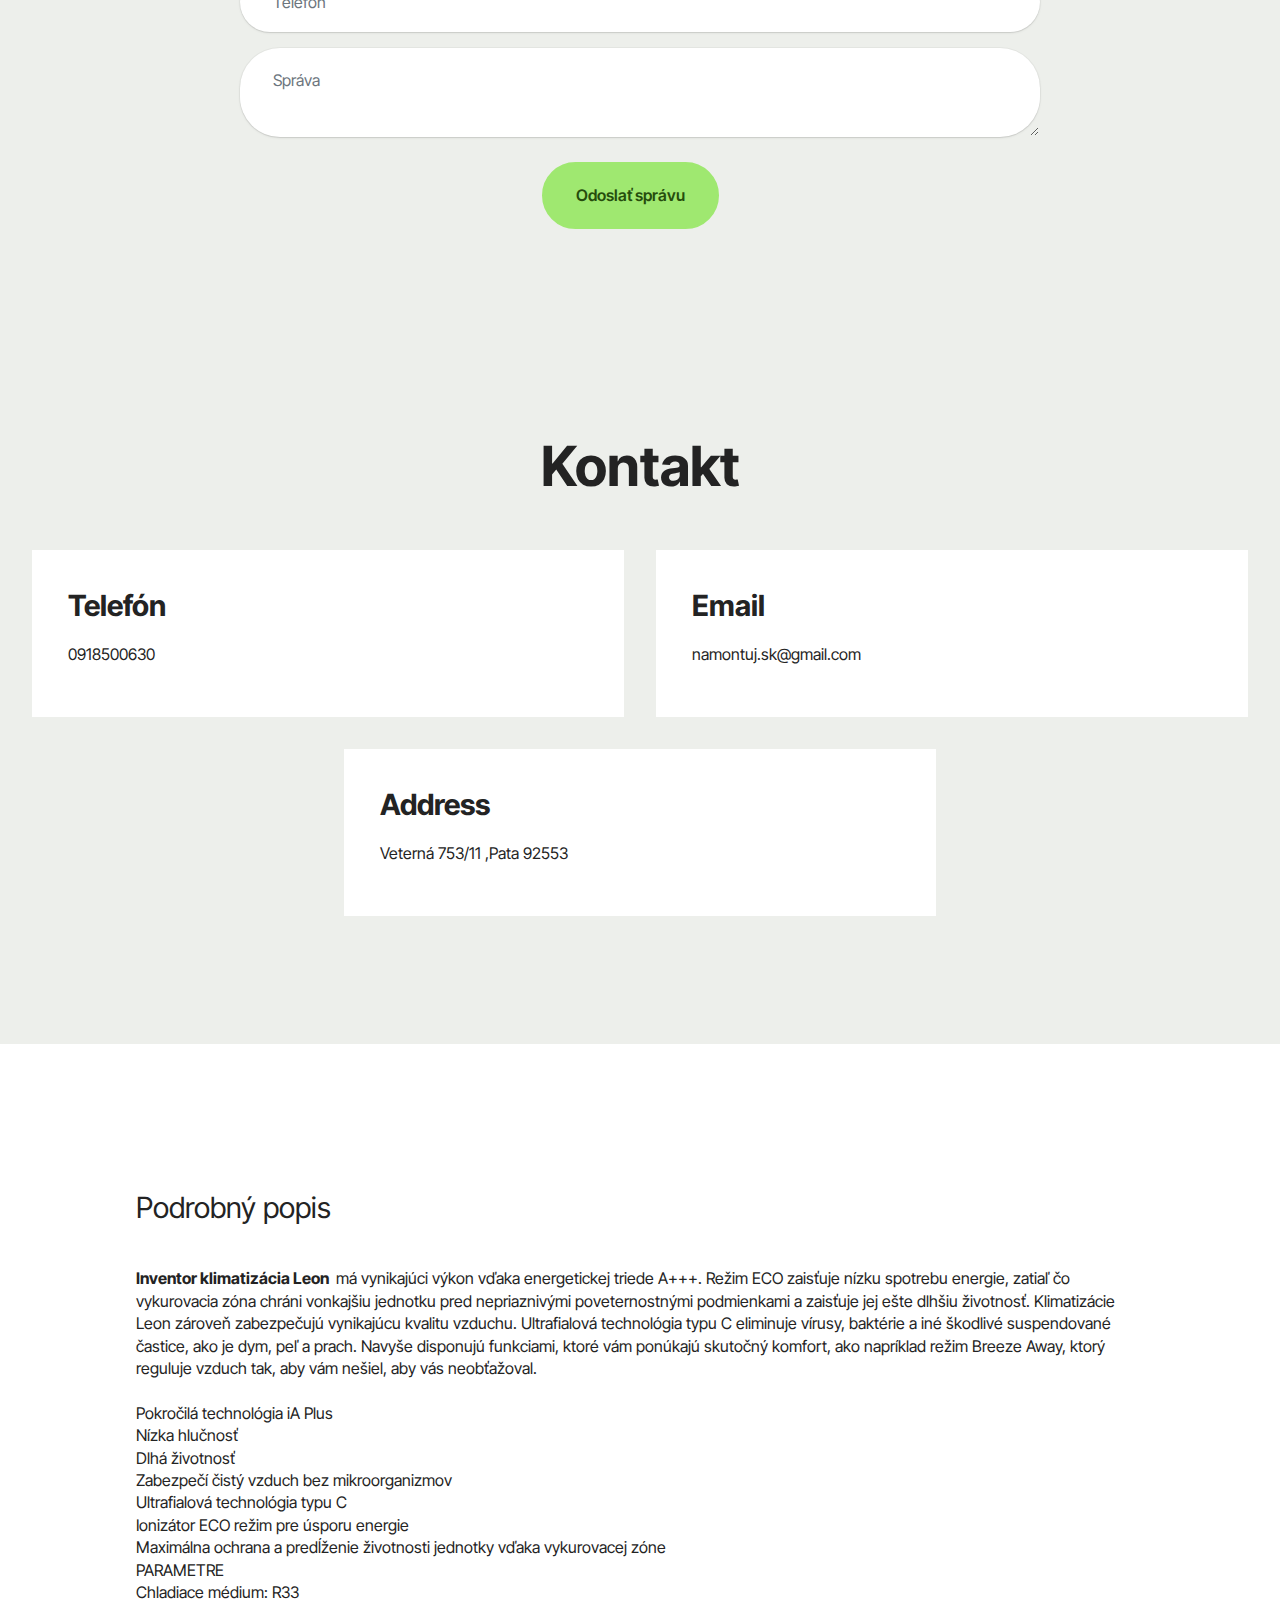
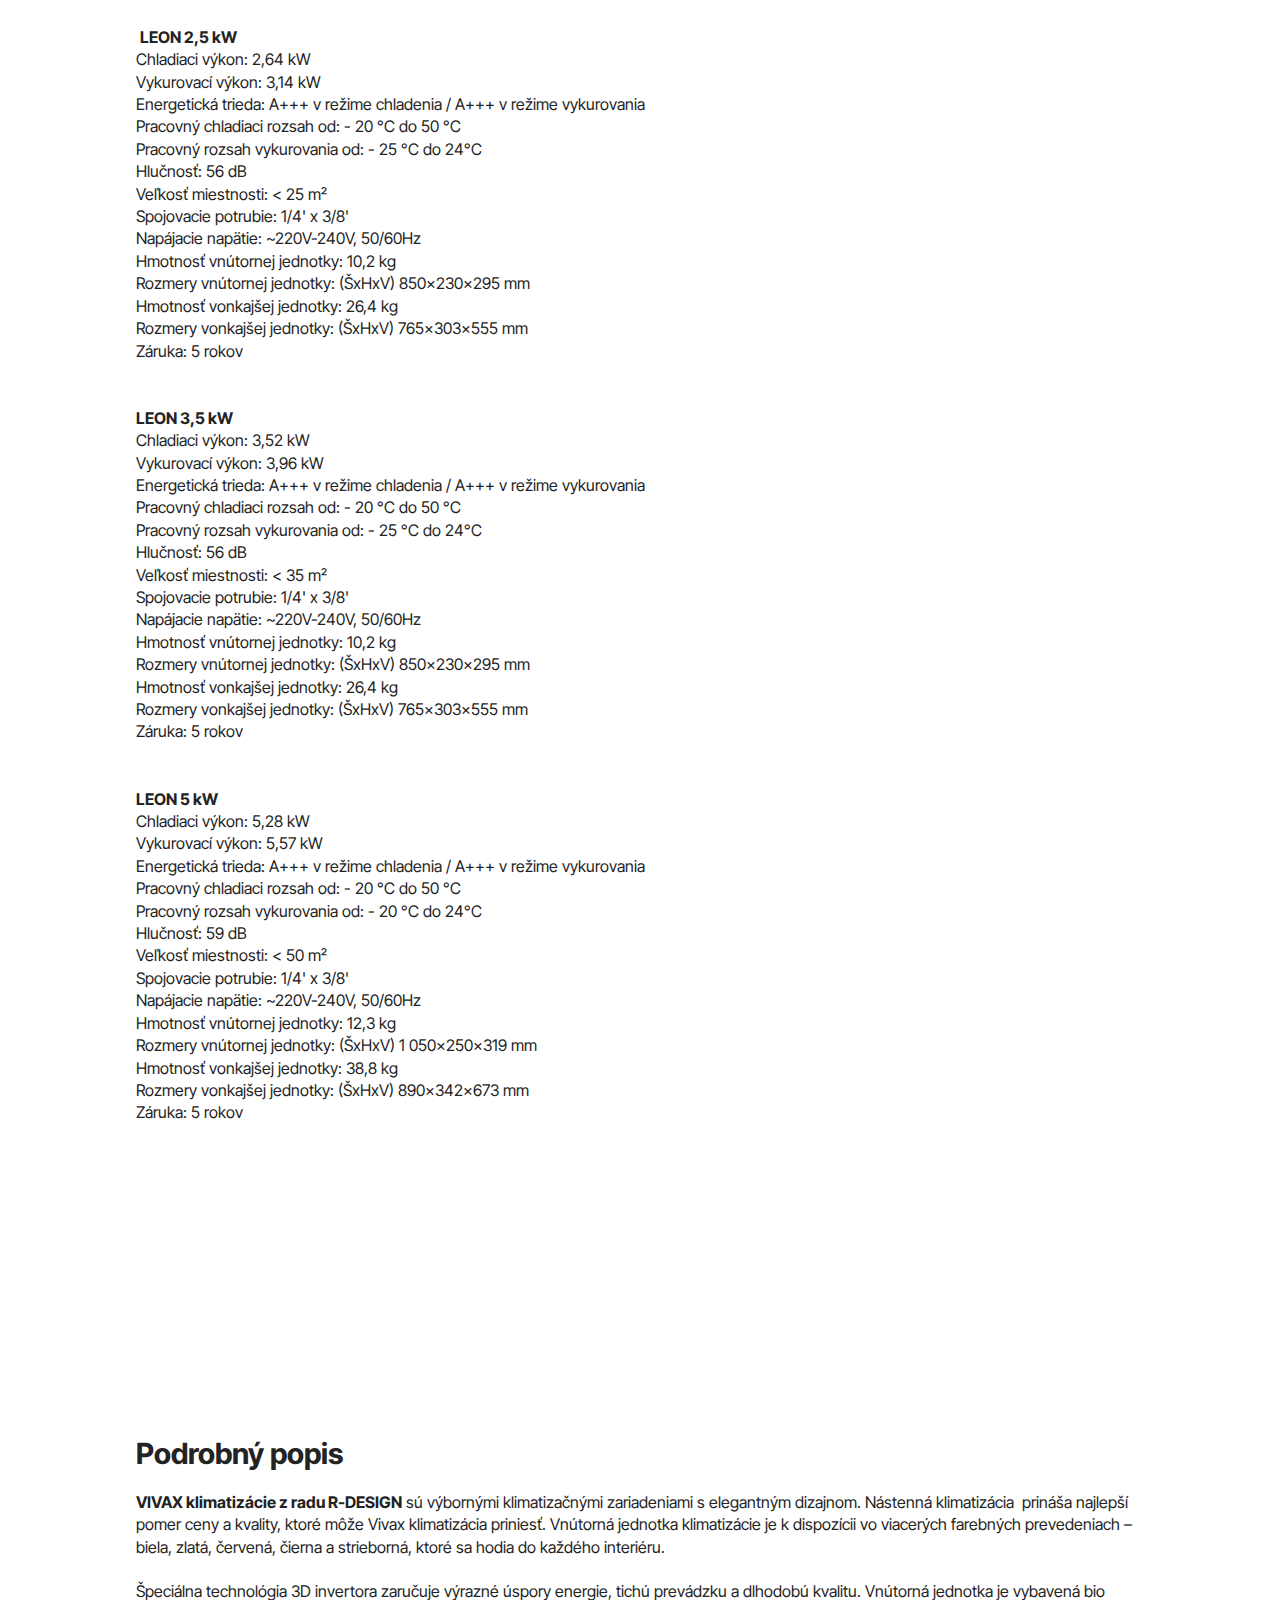
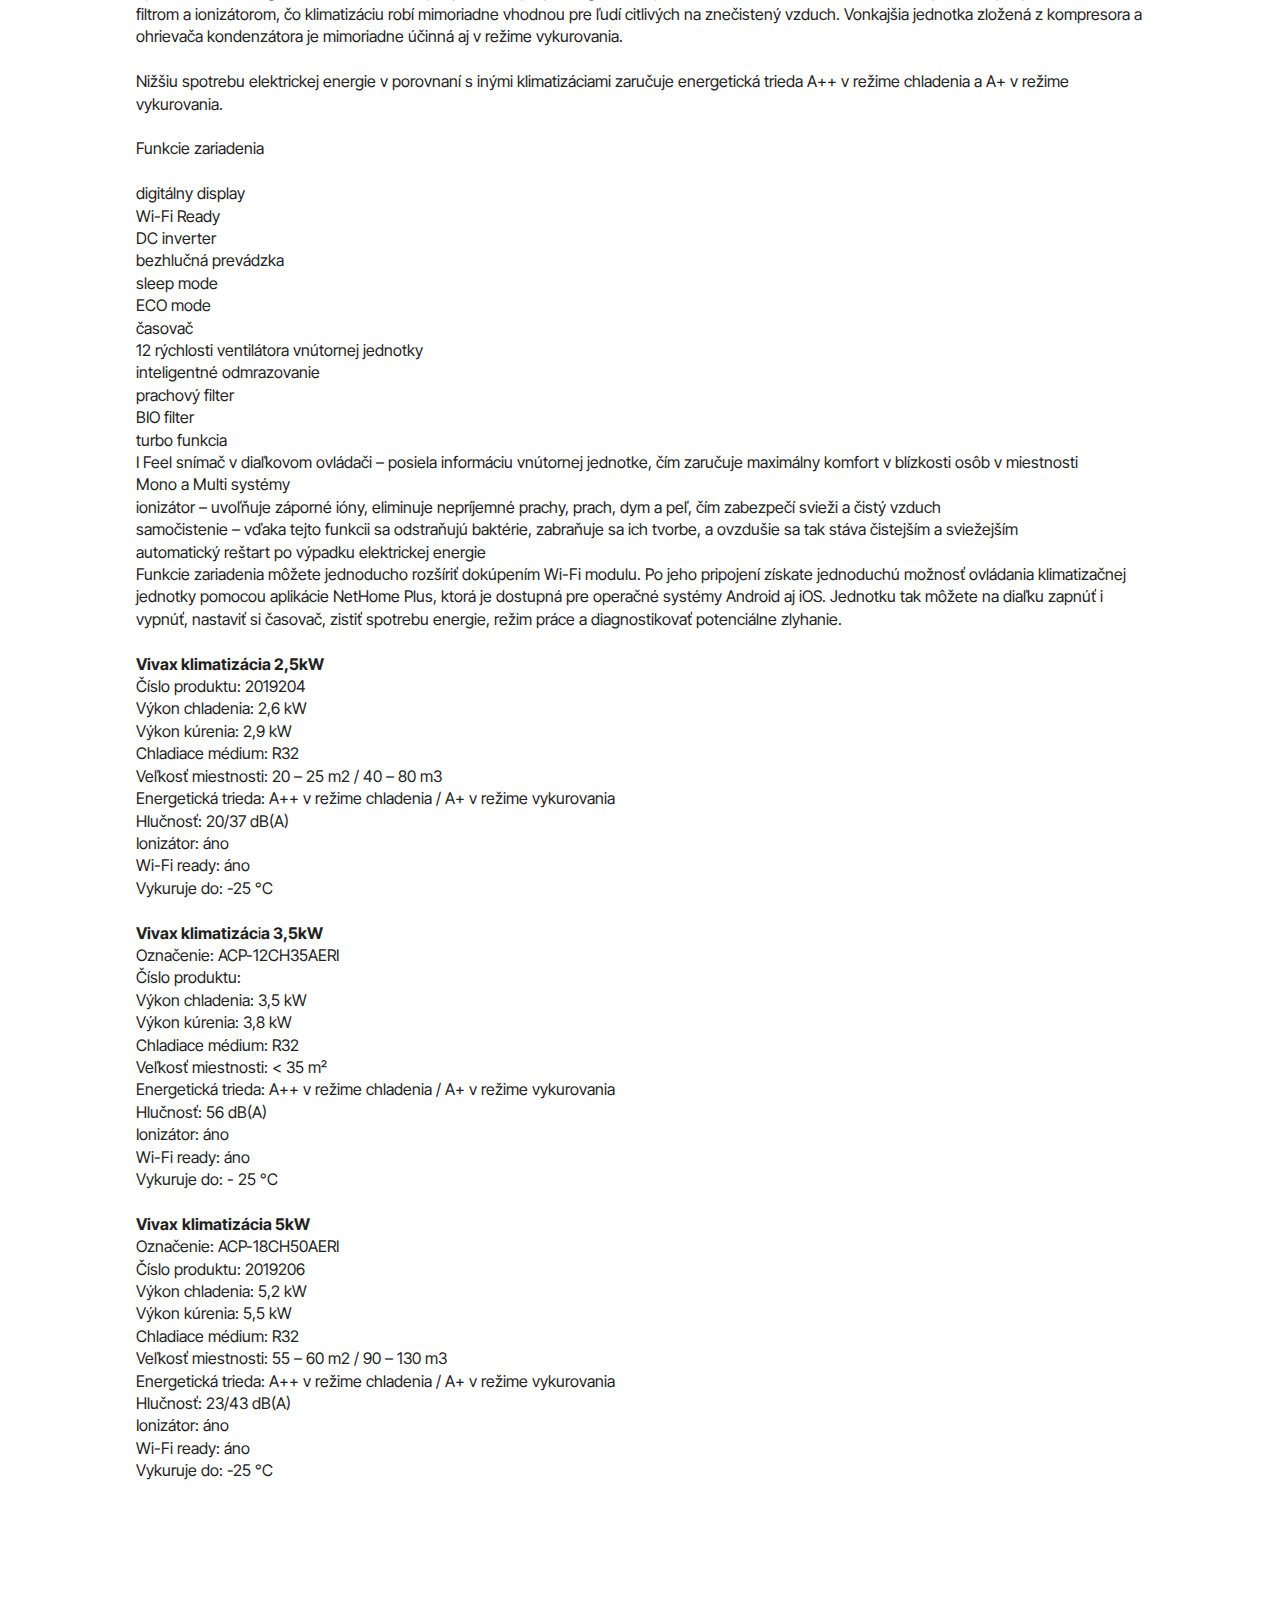
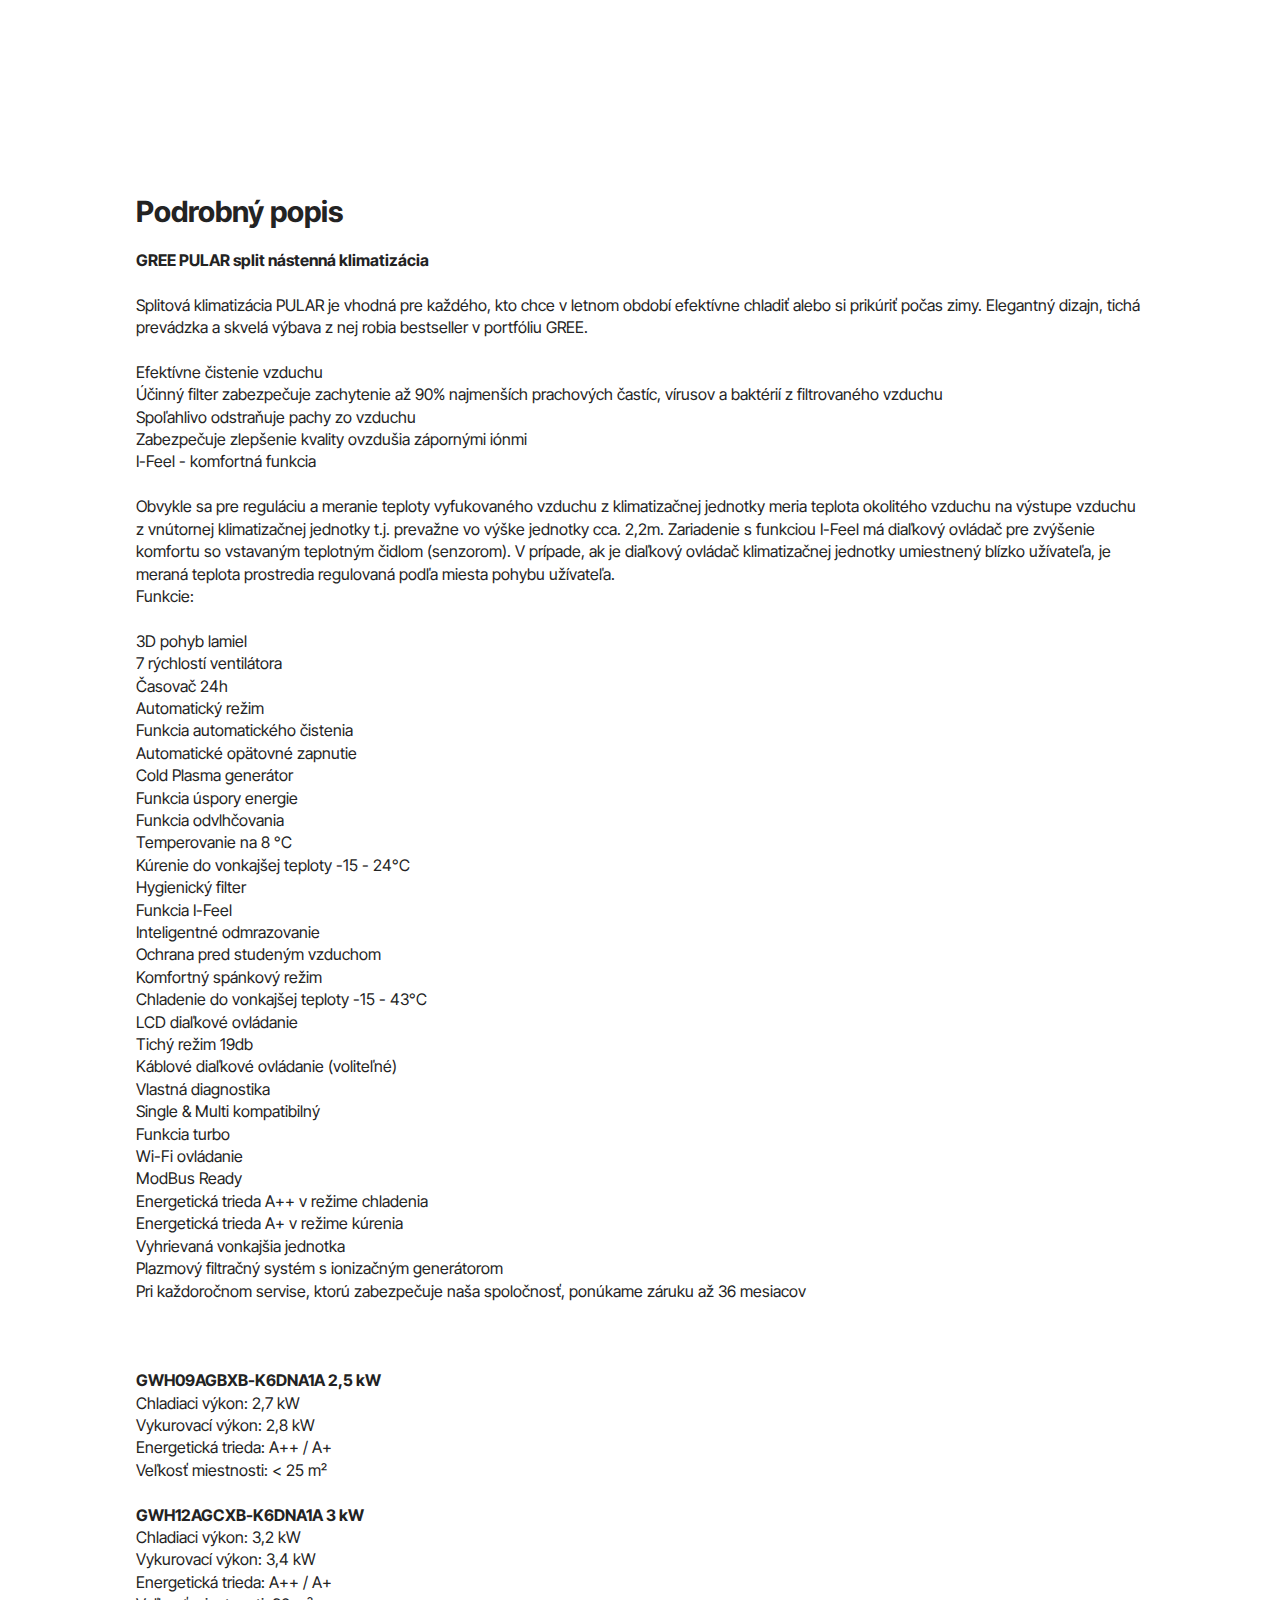
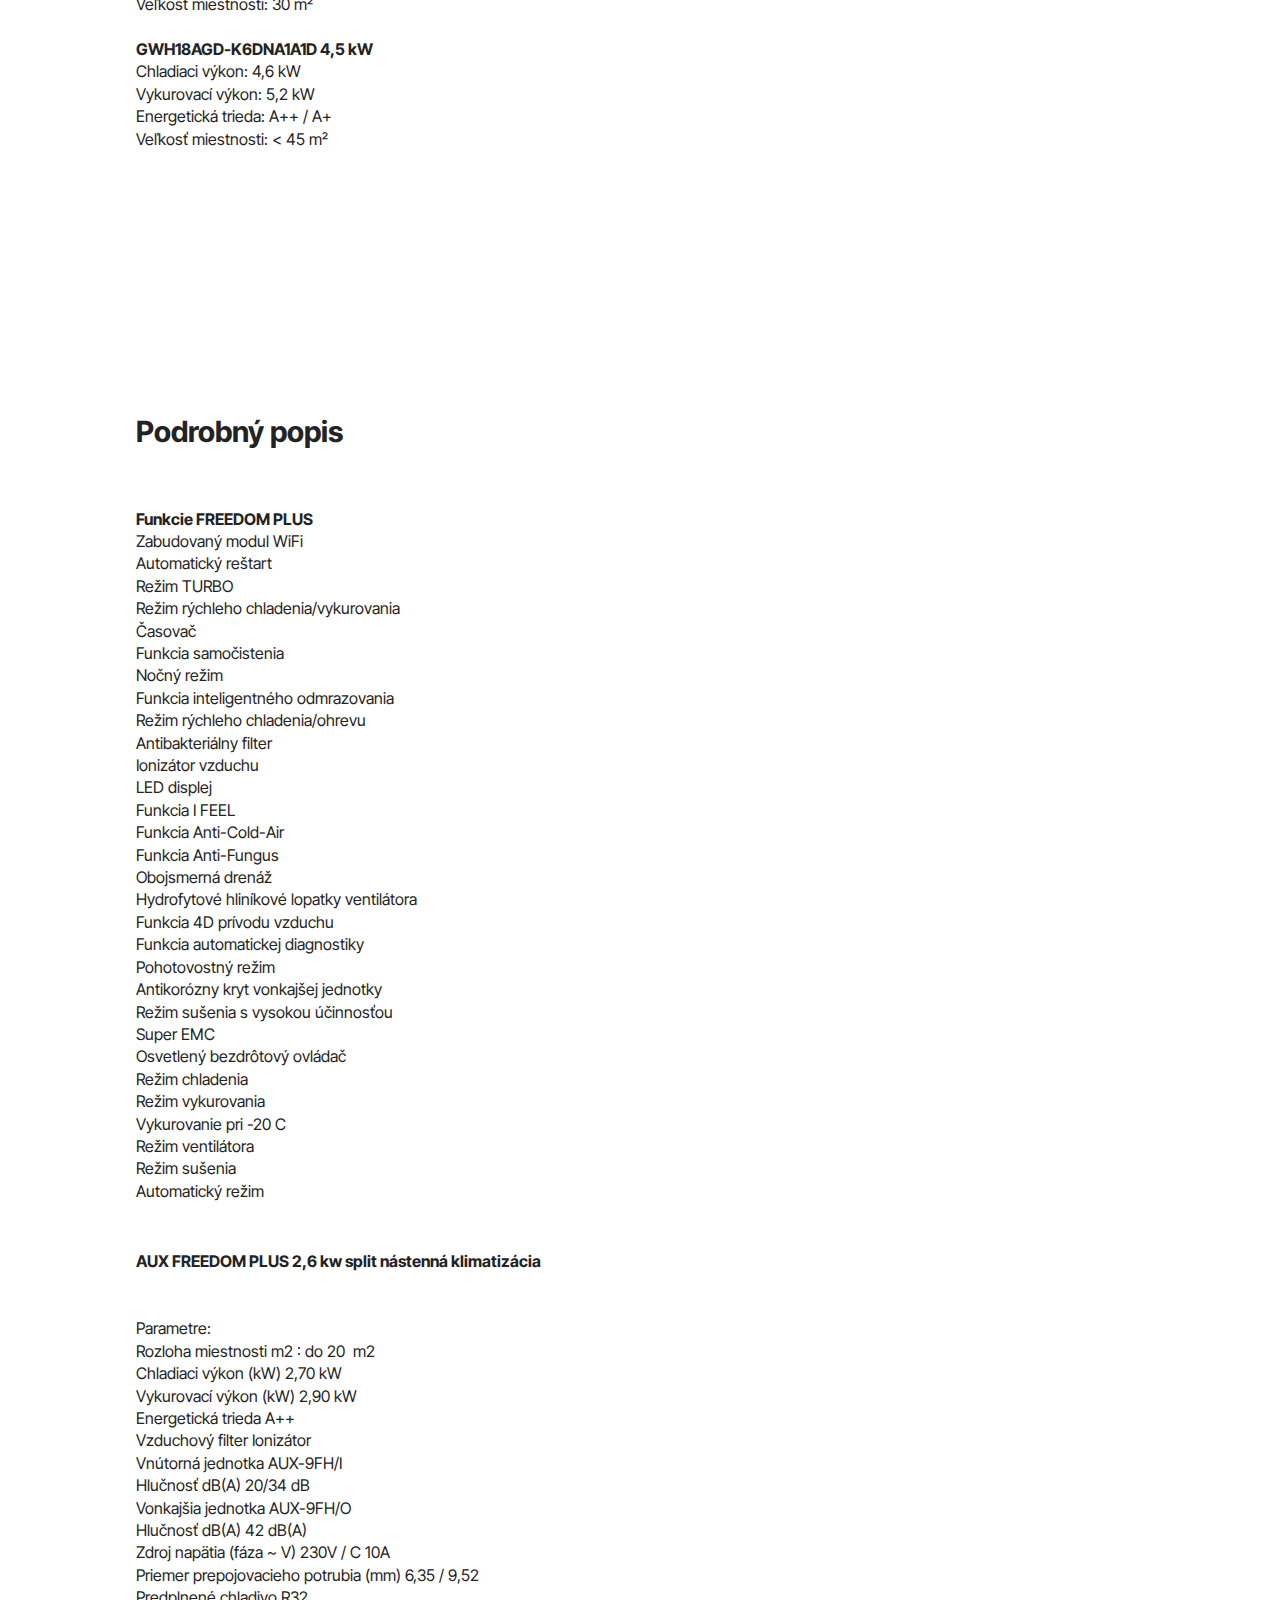
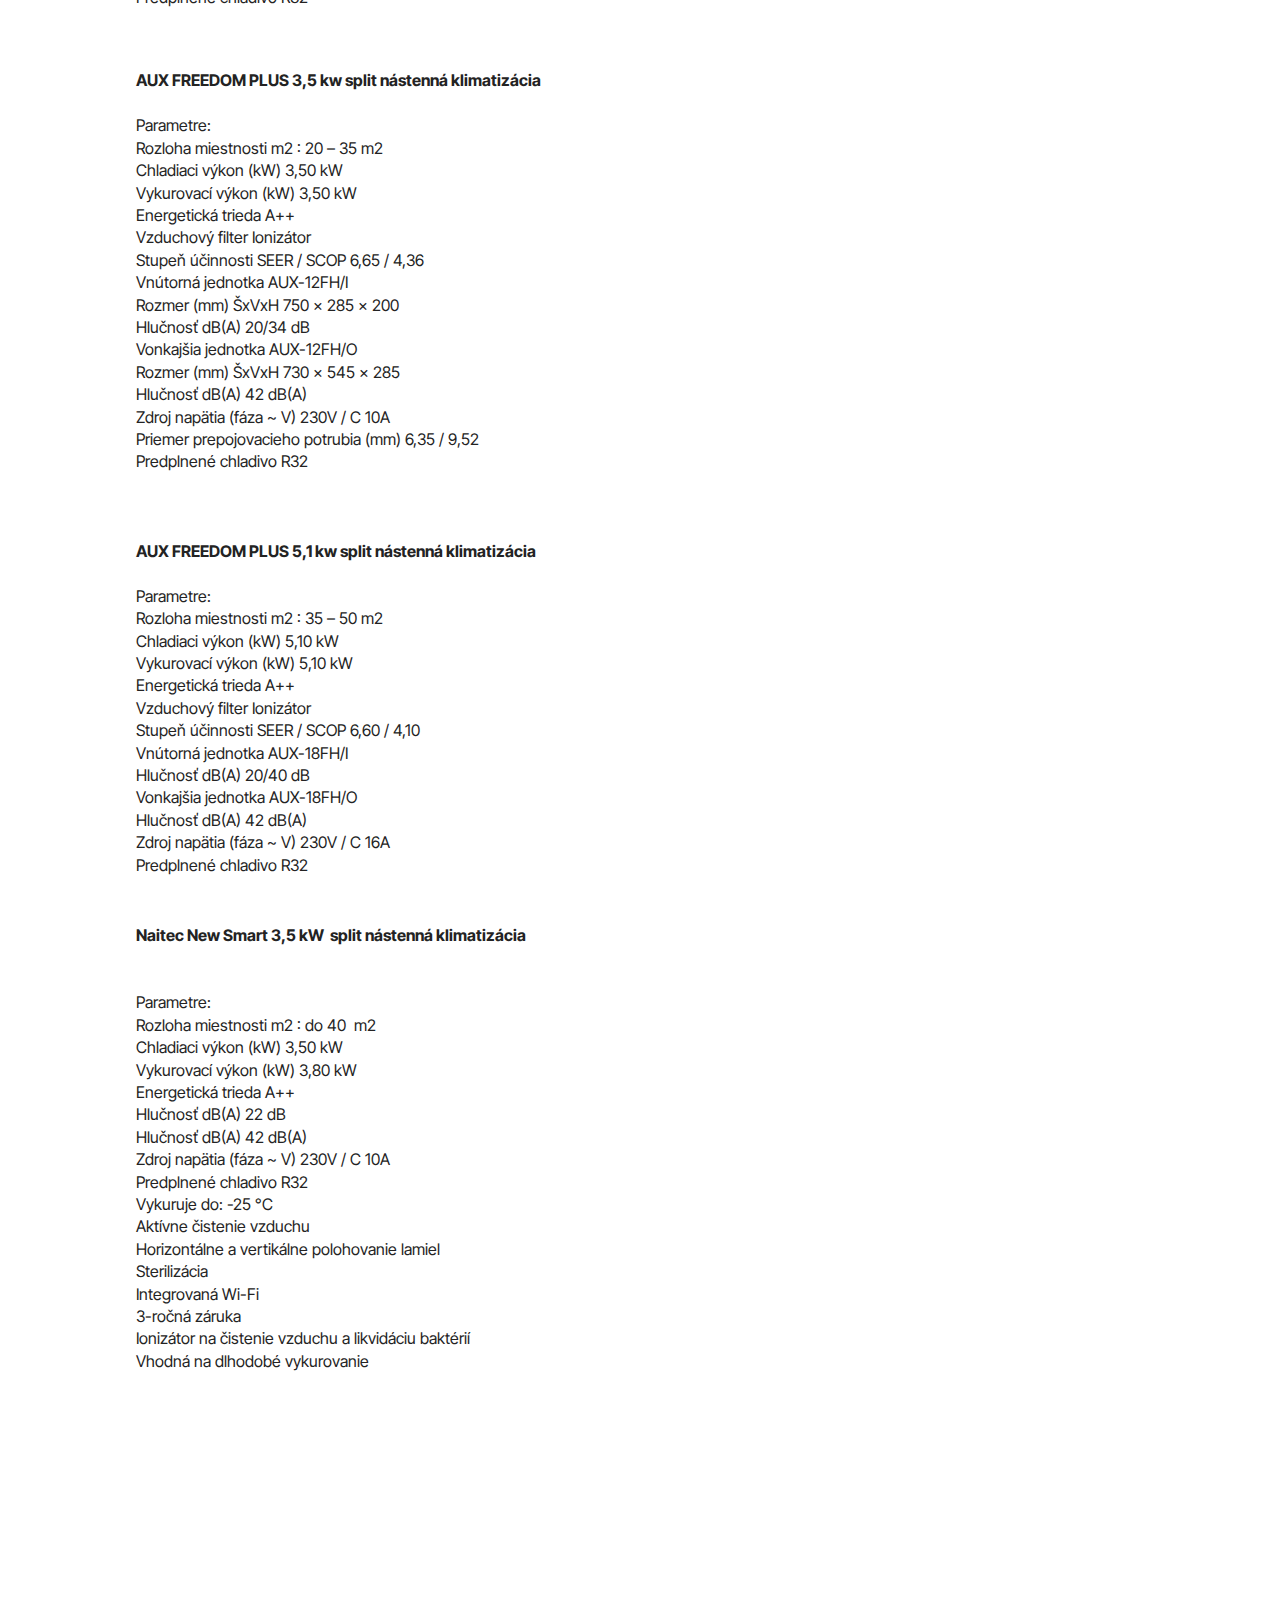
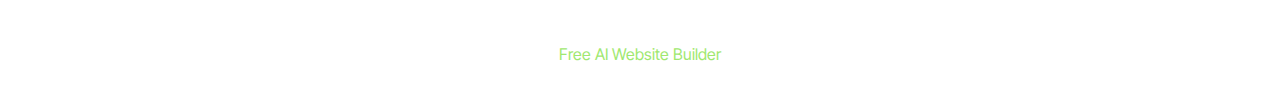
<file: klimatizacia.html>
<!DOCTYPE html>
<html  >
<head>
  <!-- Site made with Mobirise Website Builder v5.9.18, https://mobirise.com -->
  <meta charset="UTF-8">
  <meta http-equiv="X-UA-Compatible" content="IE=edge">
  <meta name="generator" content="Mobirise v5.9.18, mobirise.com">
  <meta name="viewport" content="width=device-width, initial-scale=1, minimum-scale=1">
  <link rel="shortcut icon" href="assets/images/c142950b-da43-4091-915a-2230a7af92bd-2-96x55.jpg" type="image/x-icon">
  <meta name="description" content="">
  
  
  <title>Klimatizácia - namontuj.sk</title>
  <link rel="stylesheet" href="assets/web/assets/mobirise-icons2/mobirise2.css">
  <link rel="stylesheet" href="assets/bootstrap/css/bootstrap.min.css">
  <link rel="stylesheet" href="assets/bootstrap/css/bootstrap-grid.min.css">
  <link rel="stylesheet" href="assets/bootstrap/css/bootstrap-reboot.min.css">
  <link rel="stylesheet" href="assets/dropdown/css/style.css">
  <link rel="stylesheet" href="assets/theme/css/style.css">
  <link rel="preload" href="https://fonts.googleapis.com/css?family=Inter+Tight:100,200,300,400,500,600,700,800,900,100i,200i,300i,400i,500i,600i,700i,800i,900i&display=swap" as="style" onload="this.onload=null;this.rel='stylesheet'">
  <noscript><link rel="stylesheet" href="https://fonts.googleapis.com/css?family=Inter+Tight:100,200,300,400,500,600,700,800,900,100i,200i,300i,400i,500i,600i,700i,800i,900i&display=swap"></noscript>
  <link rel="preload" as="style" href="assets/mobirise/css/mbr-additional.css?v=8GRCC9"><link rel="stylesheet" href="assets/mobirise/css/mbr-additional.css?v=8GRCC9" type="text/css">

  
  
  
</head>
<body>
  
  <section data-bs-version="5.1" class="menu menu3 cid-tHeG7yune1" once="menu" id="menu03-2">
	

	<nav class="navbar navbar-dropdown navbar-fixed-top navbar-expand-lg">
		<div class="container">
			<div class="navbar-brand">
				<span class="navbar-logo">
					<a href="klimatizacia.html">
						<img src="assets/images/c142950b-da43-4091-915a-2230a7af92bd-2-534x305.jpg" alt="Mobirise Website Builder" style="height: 4.2rem;">
					</a>
				</span>
				
			</div>
			<button class="navbar-toggler" type="button" data-toggle="collapse" data-bs-toggle="collapse" data-target="#navbarSupportedContent" data-bs-target="#navbarSupportedContent" aria-controls="navbarNavAltMarkup" aria-expanded="false" aria-label="Toggle navigation">
				<div class="hamburger">
					<span></span>
					<span></span>
					<span></span>
					<span></span>
				</div>
			</button>
			<div class="collapse navbar-collapse" id="navbarSupportedContent">
				
				
				<div class="navbar-buttons mbr-section-btn"><a class="btn btn-primary display-4" href="oprava-a-servis.html#contacts02-1a">Kontakt</a> <a class="btn btn-primary display-4" href="index.html#form02-c">Kontaktný formulár</a> <a class="btn btn-primary display-4" href="index.html#contacts01-5">domov</a></div>
			</div>
		</div>
	</nav>
</section>

<section data-bs-version="5.1" class="features4 start cid-uyIdXfiyDt" id="features04-h">
	
	
	<div class="container">
		<div class="row justify-content-center">
			<div class="col-12 content-head">
				<div class="mbr-section-head mb-5">
					<h4 class="mbr-section-title mbr-fonts-style align-center mb-0 display-2">
						<strong>Odporúčame</strong></h4>
					
					
				</div>
			</div>
		</div>
		<div class="row">
			
			
			<div class="item features-image col-12 col-md-6 col-lg-4 active">
				<div class="item-wrapper">
					<div class="item-img">
						<img src="assets/images/222-423x262.jpg" alt="Mobirise Website Builder" data-slide-to="0" data-bs-slide-to="0">
					</div>
					<div class="item-content">
						<h5 class="item-title mbr-fonts-style display-7"><strong>Inventor klimatizácia Leon</strong><br><strong>so štandartnou montážou</strong></h5>
						<p class="mbr-text mbr-fonts-style display-4">2,5kW do 25m2, klmatizácia + montáž <strong>950&nbsp;</strong>€<br>3,5kW do 35m2, klmatizácia + montáž <strong>1150&nbsp;</strong>€<br>5kW do 50m2, klmatizácia + montáž <strong>1350&nbsp;</strong>€<br><br></p>
						<div class="mbr-section-btn item-footer"><a href="page1.html#list02-j" class="btn item-btn btn-primary display-7">Podrobný popis</a></div>
					</div>

				</div>
			</div><div class="item features-image col-12 col-md-6 col-lg-4">
				<div class="item-wrapper">
					<div class="item-img">
						<img src="assets/images/vivax-r.webp" alt="Mobirise Website Builder" data-slide-to="1" data-bs-slide-to="1">
					</div>
					<div class="item-content">
						<h5 class="item-title mbr-fonts-style display-7"><strong>VIVAX R-DESIGN ACP</strong><br><strong>so štandartnou montážou</strong></h5>
						<p class="mbr-text mbr-fonts-style display-4">2,5kW do 25m2, klmatizácia + montáž <strong>920&nbsp;€</strong><br>3,5kW do 35m2, klmatizácia+ montáž <strong>1110 €</strong><br>&nbsp; &nbsp; 5kW do 50m2, klmatizácia + montáž <strong>1305 €</strong>&nbsp;&nbsp;</p>
						<div class="mbr-section-btn item-footer"><a href="page1.html#list02-k" class="btn item-btn btn-primary display-7">Podrobný popis</a></div>
					</div>
				</div>
			</div><div class="item features-image col-12 col-md-6 col-lg-4">
				<div class="item-wrapper">
					<div class="item-img">
						<img src="assets/images/gree-pular-split.webp" alt="Mobirise Website Builder" data-slide-to="2" data-bs-slide-to="2">
					</div>
					<div class="item-content">
						<h5 class="item-title mbr-fonts-style display-7"><strong>Klimatizácia GREE PULAR split</strong><br><strong>so štandartnou montážou</strong></h5>
						<p class="mbr-text mbr-fonts-style display-4">2,5kW do 25m2, klmatizácia + montáž <strong>1080&nbsp;</strong>€<br>&nbsp; &nbsp;3kW do 35m2, klmatizácia + montáž <strong>1120&nbsp;</strong>€<br>4,5kW do 50m2, klmatizácia + montáž <strong>1315&nbsp;</strong>€<strong>&nbsp;</strong><br>
						</p>
						<div class="mbr-section-btn item-footer"><a href="page1.html#list02-o" class="btn item-btn btn-primary display-7">Podrobný popis</a></div>
					</div>
				</div>
			</div><div class="item features-image col-12 col-md-6 col-lg-4">
				<div class="item-wrapper">
					<div class="item-img">
						<img src="assets/images/aux-freedom-2-423x296.jpg" alt="Mobirise Website Builder" data-slide-to="3" data-bs-slide-to="3">
					</div>
					<div class="item-content">
						<h5 class="item-title mbr-fonts-style display-7"><strong>Klimatizácia AUX FREEDOM PLUS&nbsp;</strong><br><strong>so štandartnou montážou</strong></h5>
						<p class="mbr-text mbr-fonts-style display-4">2,6 kW do 25m2, klmatizácia + montáž <strong>850&nbsp;</strong>€<br>&nbsp; &nbsp;3,5 kW do 35m2, klmatizácia + montáž <strong>950&nbsp;€</strong><br>5,1 kW do 50m2, klmatizácia + montáž <strong>1150&nbsp;</strong>€<strong>&nbsp;</strong><br>
						</p>
						<div class="mbr-section-btn item-footer"><a href="page1.html#list02-1p" class="btn item-btn btn-primary display-7">Podrobný popis</a></div>
					</div>
				</div>
			</div><div class="item features-image col-12 col-md-6 col-lg-4">
				<div class="item-wrapper">
					<div class="item-img">
						<img src="assets/images/smart-more-3-4-open-423x423.jpg" alt="Mobirise Website Builder" data-slide-to="4" data-bs-slide-to="4">
					</div>
					<div class="item-content">
						<h5 class="item-title mbr-fonts-style display-7"><strong>Naitec New Smart 3,5 kW so štandartnou montážou</strong></h5>
						<p class="mbr-text mbr-fonts-style display-4"><br>&nbsp; &nbsp;3,5 kW do 35m2, klmatizácia + montáž <strong>1150&nbsp;€</strong><br><br>
						</p>
						<div class="mbr-section-btn item-footer"><a href="klimatizacia.html#bottom" class="btn item-btn btn-primary display-7">Podrobný popis</a></div>
					</div>
				</div>
			</div>
		</div>
	</div>
</section>

<section data-bs-version="5.1" class="features035 cid-uzoSD0NpRt" id="features035-10">
	

	
	
	<div class="container">
		<div class="row">
			<div class="col-12 col-lg-9 active">
				<div class="item-wrapper">
					<div class="card-box">
						<h4 class="card-text mbr-fonts-style display-7">Čo zahŕňa štandartná montáž</h4>
					</div>
				</div>
			</div>
			<div class="col-12 col-lg-3 active">
				<div class="mbr-section-btn"><a class="btn btn-primary display-7" href="index.html#list04-6">štandartná montáž</a></div>
			</div>
		</div>
	</div>
</section>

<section data-bs-version="5.1" class="gallery1 mbr-gallery cid-uzoiFbLWPx" id="gallery01-y">
    
    

    <div class="container-fluid">
        <div class="row justify-content-center">
            <div class="col-12 content-head">
                
            </div>
        </div>
        
        <div class="row mbr-gallery">
            <div class="col-12 col-md-6 col-lg-3 item gallery-image">
                <div class="item-wrapper mb-3" data-toggle="modal" data-bs-toggle="modal" data-target="#uH03SPu7bT-modal" data-bs-target="#uH03SPu7bT-modal">
                    <img class="w-100" src="assets/images/inventor-logo-1.webp" alt="Mobirise Website Builder" data-slide-to="0" data-bs-slide-to="0" data-target="#lb-uH03SPu7bT" data-bs-target="#lb-uH03SPu7bT">
                    <div class="icon-wrapper">
                        <span class="mobi-mbri mobi-mbri-search mbr-iconfont mbr-iconfont-btn"></span>
                    </div>
                </div>
                
            </div>
            <div class="col-12 col-md-6 col-lg-3 item gallery-image">
                <div class="item-wrapper mb-3" data-toggle="modal" data-bs-toggle="modal" data-target="#uH03SPu7bT-modal" data-bs-target="#uH03SPu7bT-modal">
                    <img class="w-100" src="assets/images/images-225x225.png" alt="Mobirise Website Builder" data-slide-to="1" data-bs-slide-to="1" data-target="#lb-uH03SPu7bT" data-bs-target="#lb-uH03SPu7bT">
                    <div class="icon-wrapper">
                        <span class="mobi-mbri mobi-mbri-search mbr-iconfont mbr-iconfont-btn"></span>
                    </div>
                </div>
                
            </div>
            <div class="col-12 col-md-6 col-lg-3 item gallery-image">
                <div class="item-wrapper mb-3" data-toggle="modal" data-bs-toggle="modal" data-target="#uH03SPu7bT-modal" data-bs-target="#uH03SPu7bT-modal">
                    <img class="w-100" src="assets/images/images-1-204x192.png" alt="Mobirise Website Builder" data-slide-to="2" data-bs-slide-to="2" data-target="#lb-uH03SPu7bT" data-bs-target="#lb-uH03SPu7bT">
                    <div class="icon-wrapper">
                        <span class="mobi-mbri mobi-mbri-search mbr-iconfont mbr-iconfont-btn"></span>
                    </div>
                </div>
                
            </div>
            <div class="col-12 col-md-6 col-lg-3 item gallery-image">
                <div class="item-wrapper mb-3" data-toggle="modal" data-bs-toggle="modal" data-target="#uH03SPu7bT-modal" data-bs-target="#uH03SPu7bT-modal">
                    <img class="w-100" src="assets/images/2-scaled-1y-433x349.jpg" alt="Mobirise Website Builder" data-slide-to="3" data-bs-slide-to="3" data-target="#lb-uH03SPu7bT" data-bs-target="#lb-uH03SPu7bT">
                    <div class="icon-wrapper">
                        <span class="mobi-mbri mobi-mbri-search mbr-iconfont mbr-iconfont-btn"></span>
                    </div>
                </div>
                
            </div>
            <div class="col-12 col-md-6 col-lg-3 item gallery-image">
                <div class="item-wrapper mb-3" data-toggle="modal" data-bs-toggle="modal" data-target="#uH03SPu7bT-modal" data-bs-target="#uH03SPu7bT-modal">
                    <img class="w-100" src="assets/images/daikin-logo-1963-646x363.png" alt="Mobirise Website Builder" data-slide-to="4" data-bs-slide-to="4" data-target="#lb-uH03SPu7bT" data-bs-target="#lb-uH03SPu7bT">
                    <div class="icon-wrapper">
                        <span class="mobi-mbri mobi-mbri-search mbr-iconfont mbr-iconfont-btn"></span>
                    </div>
                </div>
                
            </div>
            <div class="col-12 col-md-6 col-lg-3 item gallery-image">
                <div class="item-wrapper mb-3" data-toggle="modal" data-bs-toggle="modal" data-target="#uH03SPu7bT-modal" data-bs-target="#uH03SPu7bT-modal">
                    <img class="w-100" src="assets/images/de0d578c7fe3d8628d8dd4976d5ce5eaec4d09f0394167d54c022fd4041ba421-576x576.jpg" alt="Mobirise Website Builder" data-slide-to="5" data-bs-slide-to="5" data-target="#lb-uH03SPu7bT" data-bs-target="#lb-uH03SPu7bT">
                    <div class="icon-wrapper">
                        <span class="mobi-mbri mobi-mbri-search mbr-iconfont mbr-iconfont-btn"></span>
                    </div>
                </div>
                
            </div>
            <div class="col-12 col-md-6 col-lg-3 item gallery-image">
                <div class="item-wrapper mb-3" data-toggle="modal" data-bs-toggle="modal" data-target="#uH03SPu7bT-modal" data-bs-target="#uH03SPu7bT-modal">
                    <img class="w-100" src="assets/images/logo-samsung.webp" alt="Mobirise Website Builder" data-slide-to="6" data-bs-slide-to="6" data-target="#lb-uH03SPu7bT" data-bs-target="#lb-uH03SPu7bT">
                    <div class="icon-wrapper">
                        <span class="mobi-mbri mobi-mbri-search mbr-iconfont mbr-iconfont-btn"></span>
                    </div>
                </div>
                
            </div>
            <div class="col-12 col-md-6 col-lg-3 item gallery-image">
                <div class="item-wrapper mb-3" data-toggle="modal" data-bs-toggle="modal" data-target="#uH03SPu7bT-modal" data-bs-target="#uH03SPu7bT-modal">
                    <img class="w-100" src="assets/images/stiahnu-2-225x225.png" alt="Mobirise Website Builder" data-slide-to="7" data-bs-slide-to="7" data-target="#lb-uH03SPu7bT" data-bs-target="#lb-uH03SPu7bT">
                    <div class="icon-wrapper">
                        <span class="mobi-mbri mobi-mbri-search mbr-iconfont mbr-iconfont-btn"></span>
                    </div>
                </div>
                
            </div>
        </div>

        <div class="modal mbr-slider" tabindex="-1" role="dialog" aria-hidden="true" id="uH03SPu7bT-modal">
            <div class="modal-dialog" role="document">
                <div class="modal-content">
                    <div class="modal-body">
                        <div class="carousel slide" data-pause="false" data-bs-pause="false" id="lb-uH03SPu7bT" data-interval="5000" data-bs-interval="5000">
                            <div class="carousel-inner">
                                <div class="carousel-item active">
                                    <img class="d-block w-100" src="assets/images/inventor-logo-1.webp" alt="Mobirise Website Builder">
                                </div>
                                <div class="carousel-item">
                                    <img class="d-block w-100" src="assets/images/images-225x225.png" alt="Mobirise Website Builder">
                                </div>
                                <div class="carousel-item">
                                    <img class="d-block w-100" src="assets/images/images-1-204x192.png" alt="Mobirise Website Builder">
                                </div>
                                <div class="carousel-item">
                                    <img class="d-block w-100" src="assets/images/2-scaled-1y-433x349.jpg" alt="Mobirise Website Builder">
                                </div>
                                <div class="carousel-item">
                                    <img class="d-block w-100" src="assets/images/daikin-logo-1963-646x363.png" alt="Mobirise Website Builder">
                                </div>
                                <div class="carousel-item">
                                    <img class="d-block w-100" src="assets/images/de0d578c7fe3d8628d8dd4976d5ce5eaec4d09f0394167d54c022fd4041ba421-576x576.jpg" alt="Mobirise Website Builder">
                                </div>
                                <div class="carousel-item">
                                    <img class="d-block w-100" src="assets/images/logo-samsung.webp" alt="Mobirise Website Builder">
                                </div>
                                <div class="carousel-item">
                                    <img class="d-block w-100" src="assets/images/stiahnu-2-225x225.png" alt="Mobirise Website Builder">
                                </div>
                            </div>
                            <ol class="carousel-indicators">
                                <li data-slide-to="0" data-bs-slide-to="0" class="active" data-target="#lb-uH03SPu7bT" data-bs-target="#lb-uH03SPu7bT"></li>
                                <li data-slide-to="1" data-bs-slide-to="1" data-target="#lb-uH03SPu7bT" data-bs-target="#lb-uH03SPu7bT"></li>
                                <li data-slide-to="2" data-bs-slide-to="2" data-target="#lb-uH03SPu7bT" data-bs-target="#lb-uH03SPu7bT"></li>
                                <li data-slide-to="3" data-bs-slide-to="3" data-target="#lb-uH03SPu7bT" data-bs-target="#lb-uH03SPu7bT"></li>
                                <li data-slide-to="4" data-bs-slide-to="4" data-target="#lb-uH03SPu7bT" data-bs-target="#lb-uH03SPu7bT"></li>
                                <li data-slide-to="5" data-bs-slide-to="5" data-target="#lb-uH03SPu7bT" data-bs-target="#lb-uH03SPu7bT"></li>
                                <li data-slide-to="6" data-bs-slide-to="6" data-target="#lb-uH03SPu7bT" data-bs-target="#lb-uH03SPu7bT"></li>
                                <li data-slide-to="7" data-bs-slide-to="7" data-target="#lb-uH03SPu7bT" data-bs-target="#lb-uH03SPu7bT"></li>
                            </ol>
                            <a role="button" href="" class="close" data-dismiss="modal" data-bs-dismiss="modal" aria-label="Close">
                            </a>
                            <a class="carousel-control-prev carousel-control" role="button" data-slide="prev" data-bs-slide="prev" href="#lb-uH03SPu7bT">
                                <span class="mobi-mbri mobi-mbri-arrow-prev" aria-hidden="true"></span>
                                <span class="sr-only visually-hidden">Previous</span>
                            </a>
                            <a class="carousel-control-next carousel-control" role="button" data-slide="next" data-bs-slide="next" href="#lb-uH03SPu7bT">
                                <span class="mobi-mbri mobi-mbri-arrow-next" aria-hidden="true"></span>
                                <span class="sr-only visually-hidden">Next</span>
                            </a>
                        </div>
                    </div>
                </div>
            </div>
        </div>
    </div>
</section>

<section data-bs-version="5.1" class="article12 cid-uzo2L1tklo" id="article12-u">    
    
    <div class="container">
        <div class="row justify-content-center">
            <div class="col-md-12 col-lg-10">
                <h3 class="mbr-section-title mbr-fonts-style mb-4 mt-0 display-5">Cenovú ponuku Vám vypracujeme na akú koľvek značku klimatizácie. Napíšte nám značku prípadne presný typ o akú máte záujem a my pošleme cenovú ponuku.</h3>
                
                <p class="mbr-text mbr-fonts-style display-7"></p>
            </div>
        </div>
    </div>
</section>

<section data-bs-version="5.1" class="form5 cid-uzoaimgkZd" id="form02-w">
    
    
    <div class="container">
        <div class="row justify-content-center">
            <div class="col-12 content-head">
                <div class="mbr-section-head mb-5">
                    <h3 class="mbr-section-title mbr-fonts-style align-center mb-0 display-2"><strong>Kontaktný formulár</strong></h3>
                    
                </div>
            </div>
        </div>
        <div class="row justify-content-center">
            <div class="col-lg-8 mx-auto mbr-form" data-form-type="formoid">
                <form action="https://mobirise.eu/" method="POST" class="mbr-form form-with-styler" data-form-title="Form Name"><input type="hidden" name="email" data-form-email="true" value="bnkrXBZIUeT3K8aXZUoGoWf0D0/mLryWP66+xj5eKy1JFEFjlAjpiY+1Bi6k4a49C1OTvlTFjT3SgU0dR9gFLOU/YvodcQGByiPalcgueExTKQHN9qlLl9qEOJOcOnaN">
                    <div class="row">
                        <div hidden="hidden" data-form-alert="" class="alert alert-success col-12">Thanks for filling out the form!</div>
                        <div hidden="hidden" data-form-alert-danger="" class="alert alert-danger col-12">
                            Oops...! some problem!
                        </div>
                    </div>
                    <div class="dragArea row">
                        <div class="col-md col-sm-12 form-group mb-3" data-for="name">
                            <input type="text" name="name" placeholder="Meno" data-form-field="name" class="form-control" value="" id="name-form02-w">
                        </div>
                        <div class="col-md col-sm-12 form-group mb-3" data-for="email">
                            <input type="email" name="email" placeholder="E-mail" data-form-field="email" class="form-control" value="" id="email-form02-w">
                        </div>
                        <div class="col-12 form-group mb-3" data-for="phone">
                            <input type="tel" name="phone" placeholder="Telefón" data-form-field="phone" class="form-control" value="" id="phone-form02-w">
                        </div>
                        <div class="col-12 form-group mb-3" data-for="textarea">
                            <textarea name="textarea" placeholder="Správa" data-form-field="textarea" class="form-control" id="textarea-form02-w"></textarea>
                        </div>
                        <div class="col-lg-12 col-md-12 col-sm-12 align-center mbr-section-btn"><button type="submit" class="btn btn-primary display-7">Odoslať správu</button></div>
                    </div>
                </form>
            </div>
        </div>
    </div>
</section>

<section data-bs-version="5.1" class="contacts01 cid-uzF77xU6Rw" id="contacts01-11">
    

    
    
    <div class="container">
        <div class="row justify-content-center">
            <div class="col-12 content-head">
                <div class="mbr-section-head mb-5">
                    <h3 class="mbr-section-title mbr-fonts-style align-center mb-0 display-2"><strong>Kontakt</strong></h3>
                    
                </div>
            </div>
        </div>
        <div class="row">
            <div class="item features-without-image col-12 col-md-6 active">
                <div class="item-wrapper">
                    <div class="text-wrapper">
                        <h6 class="card-title mbr-fonts-style mb-3 display-5"><strong>Telefón</strong></h6>
                        <p class="mbr-text mbr-fonts-style display-7">0918500630</p>
                    </div>
                </div>
            </div>
            <div class="item features-without-image col-12 col-md-6">
                <div class="item-wrapper">
                    <div class="text-wrapper">
                        <h6 class="card-title mbr-fonts-style mb-3 display-5">
                            <strong>Email</strong>
                        </h6>
                        <p class="mbr-text mbr-fonts-style display-7">namontuj.sk@gmail.com</p>
                    </div>
                </div>
            </div>
            <div class="item features-without-image col-12 col-md-6">
                <div class="item-wrapper">
                    <div class="text-wrapper">
                        <h6 class="card-title mbr-fonts-style mb-3 display-5">
                            <strong>Address</strong>
                        </h6>
                        <p class="mbr-text mbr-fonts-style display-7">Veterná 753/11 ,Pata 92553</p>
                    </div>
                </div>
            </div>
            
        </div>
    </div>
</section>

<section data-bs-version="5.1" class="content4 cid-uyIe9hn9cG" id="list02-j">
    

    
    
    <div class="container">
        <div class="row justify-content-center">
            <div class="col-lg-10">
                <div class="title col-md-12 mb-5">
                    
                    
                </div>
                <div class="item features-without-image col-12">
                    <div class="item-wrapper">
                        <div class="card-box align-left">
                            <h5 class="card-title mbr-fonts-style mb-3 display-5">Podrobný popis</h5>
                            <p class="card-text mbr-fonts-style mb-5 display-7"><br><strong>Inventor klimatizácia Leon </strong>&nbsp;má vynikajúci výkon vďaka energetickej triede  A+++. Režim ECO zaisťuje nízku spotrebu energie, zatiaľ čo vykurovacia zóna chráni vonkajšiu jednotku pred nepriaznivými poveternostnými podmienkami a zaisťuje jej ešte dlhšiu životnosť. Klimatizácie Leon zároveň zabezpečujú vynikajúcu kvalitu vzduchu. Ultrafialová technológia typu C eliminuje vírusy, baktérie a iné škodlivé suspendované častice, ako je dym, peľ a prach. Navyše disponujú funkciami, ktoré vám ponúkajú skutočný komfort, ako napríklad režim Breeze Away, ktorý reguluje vzduch tak, aby vám nešiel, aby vás neobťažoval.
<br>
<br>Pokročilá technológia iA Plus
<br>Nízka hlučnosť
<br>Dlhá životnosť 
<br>Zabezpečí čistý vzduch bez mikroorganizmov
<br>Ultrafialová technológia typu C
<br>Ionizátor ECO režim pre úsporu energie
<br>Maximálna ochrana a predĺženie životnosti jednotky vďaka vykurovacej zóne
<br>PARAMETRE<br>
Chladiace médium: R33<br>
<br>&nbsp;<strong>LEON 2,5 kW</strong><br>Chladiaci výkon: 2,64 kW
<br>Vykurovací výkon: 3,14 kW
<br>Energetická trieda: A+++ v režime chladenia / A+++ v režime vykurovania
<br>Pracovný chladiaci rozsah od: - 20 °C do 50 °C
<br>Pracovný rozsah vykurovania od: - 25 °C do 24°C
<br>Hlučnosť: 56 dB
<br>Veľkosť miestnosti: &lt; 25 m²
<br>Spojovacie potrubie: 1/4' x 3/8'
<br>Napájacie napätie: ~220V-240V, 50/60Hz
<br>Hmotnosť vnútornej jednotky: 10,2 kg
<br>Rozmery vnútornej jednotky: (ŠxHxV) 850x230x295 mm
<br>Hmotnosť vonkajšej jednotky: 26,4 kg
<br>Rozmery vonkajšej jednotky: (ŠxHxV) 765x303x555 mm
<br>Záruka: 5 rokov&nbsp;<br><br><br><strong>LEON 3,5 kW</strong><br>Chladiaci výkon: 3,52 kW
<br>Vykurovací výkon: 3,96 kW
<br>Energetická trieda: A+++ v režime chladenia / A+++ v režime vykurovania
<br>Pracovný chladiaci rozsah od: - 20 °C do 50 °C
<br>Pracovný rozsah vykurovania od: - 25 °C do 24°C
<br>Hlučnosť: 56 dB
<br>Veľkosť miestnosti: &lt; 35 m²
<br>Spojovacie potrubie: 1/4' x 3/8'
<br>Napájacie napätie: ~220V-240V, 50/60Hz
<br>Hmotnosť vnútornej jednotky: 10,2 kg
<br>Rozmery vnútornej jednotky: (ŠxHxV) 850x230x295 mm
<br>Hmotnosť vonkajšej jednotky: 26,4 kg
<br>Rozmery vonkajšej jednotky: (ŠxHxV) 765x303x555 mm
<br>Záruka: 5 rokov<br><br><br><strong>LEON 5 kW</strong><br>Chladiaci výkon: 5,28 kW
<br>Vykurovací výkon: 5,57 kW
<br>Energetická trieda: A+++ v režime chladenia / A+++ v režime vykurovania
<br>Pracovný chladiaci rozsah od: - 20 °C do 50 °C
<br>Pracovný rozsah vykurovania od: - 20 °C do 24°C
<br>Hlučnosť: 59 dB
<br>Veľkosť miestnosti: &lt; 50 m²
<br>Spojovacie potrubie: 1/4' x 3/8'
<br>Napájacie napätie: ~220V-240V, 50/60Hz
<br>Hmotnosť vnútornej jednotky: 12,3 kg
<br>Rozmery vnútornej jednotky: (ŠxHxV) 1 050x250x319 mm
<br>Hmotnosť vonkajšej jednotky: 38,8 kg
<br>Rozmery vonkajšej jednotky: (ŠxHxV) 890x342x673 mm
<br>Záruka: 5 rokov<strong><br></strong><br></p>
                        </div>
                    </div>
                </div>
                
                
            </div>
        </div>
    </div>
</section>

<section data-bs-version="5.1" class="content4 cid-uyIe9uaJQL" id="list02-k">
    

    
    
    <div class="container">
        <div class="row justify-content-center">
            <div class="col-lg-10">
                <div class="title col-md-12 mb-5">
                    
                    
                </div>
                <div class="item features-without-image col-12">
                    <div class="item-wrapper">
                        <div class="card-box align-left">
                            <h5 class="card-title mbr-fonts-style mb-3 display-5"><strong>Podrobný popis</strong></h5>
                            <p class="card-text mbr-fonts-style mb-5 display-7"><strong>VIVAX klimatizácie z radu R-DESIGN</strong> sú výbornými klimatizačnými zariadeniami s elegantným dizajnom. Nástenná klimatizácia&nbsp; prináša najlepší pomer ceny a kvality, ktoré môže Vivax klimatizácia priniesť. Vnútorná jednotka klimatizácie je k dispozícii vo viacerých farebných prevedeniach – biela, zlatá, červená, čierna a strieborná, ktoré sa hodia do každého interiéru.
<br>
<br>Špeciálna technológia 3D invertora zaručuje výrazné úspory energie, tichú prevádzku a dlhodobú kvalitu. Vnútorná jednotka je vybavená bio filtrom a ionizátorom, čo klimatizáciu robí mimoriadne vhodnou pre ľudí citlivých na znečistený vzduch. Vonkajšia jednotka zložená z kompresora a ohrievača kondenzátora je mimoriadne účinná aj v režime vykurovania. 
<br>
<br>Nižšiu spotrebu elektrickej energie v porovnaní s inými klimatizáciami zaručuje energetická trieda A++ v režime chladenia a A+ v režime vykurovania. 
<br>
<br>Funkcie zariadenia
<br>
<br>digitálny display
<br>Wi-Fi Ready
<br>DC inverter
<br>bezhlučná prevádzka
<br>sleep mode
<br>ECO mode
<br>časovač
<br>12 rýchlosti ventilátora vnútornej jednotky
<br>inteligentné odmrazovanie
<br>prachový filter
<br>BIO filter
<br>turbo funkcia
<br>I Feel snímač v diaľkovom ovládači – posiela informáciu vnútornej jednotke, čím zaručuje maximálny komfort v blízkosti osôb v miestnosti
<br>Mono a Multi systémy
<br>ionizátor – uvoľňuje záporné ióny, eliminuje nepríjemné prachy, prach, dym a peľ, čím zabezpečí svieži a čistý vzduch
<br>samočistenie – vďaka tejto funkcii sa odstraňujú baktérie, zabraňuje sa ich tvorbe, a ovzdušie sa tak stáva čistejším a sviežejším
<br>automatický reštart po výpadku elektrickej energie
<br>Funkcie zariadenia môžete jednoducho rozšíriť dokúpením Wi-Fi modulu. Po jeho pripojení získate jednoduchú možnosť ovládania klimatizačnej jednotky pomocou aplikácie NetHome Plus, ktorá je dostupná pre operačné systémy Android aj iOS. Jednotku tak môžete na diaľku zapnúť i vypnúť, nastaviť si časovač, zistiť spotrebu energie, režim práce a diagnostikovať potenciálne zlyhanie.<br><br><strong>Vivax klimatizácia 2,5kW</strong><br>Číslo produktu:	2019204
<br>Výkon chladenia:	2,6 kW
<br>Výkon kúrenia:	2,9 kW
<br>Chladiace médium:	R32
<br>Veľkosť miestnosti:	20 – 25 m2 / 40 – 80 m3
<br>Energetická trieda:	A++ v režime chladenia / A+ v režime vykurovania
<br>Hlučnosť:	20/37 dB(A)
<br>Ionizátor:	áno
<br>Wi-Fi ready:	áno
<br>Vykuruje do:	-25 °C&nbsp;<br><br><strong>Vivax klimatizác</strong>i<strong>a 3,5kW</strong><br>Označenie:	ACP-12CH35AERI
<br>Číslo produktu:	
<br>Výkon chladenia:	3,5 kW
<br>Výkon kúrenia:	3,8 kW
<br>Chladiace médium:	R32
<br>Veľkosť miestnosti:	&lt; 35 m²
<br>Energetická trieda:	A++ v režime chladenia / A+ v režime vykurovania
<br>Hlučnosť:	56 dB(A)
<br>Ionizátor:	áno
<br>Wi-Fi ready:	áno
<br>Vykuruje do:	- 25 °C<br><br><strong>Vivax</strong> <strong>klimatizácia 5kW</strong><br>Označenie:	ACP-18CH50AERI
<br>Číslo produktu:	2019206
<br>Výkon chladenia:	5,2 kW
<br>Výkon kúrenia:	5,5 kW
<br>Chladiace médium:	R32
<br>Veľkosť miestnosti:	55 – 60 m2 / 90 – 130 m3
<br>Energetická trieda:	A++ v režime chladenia / A+ v režime vykurovania
<br>Hlučnosť:	23/43 dB(A)
<br>Ionizátor:	áno
<br>Wi-Fi ready:	áno
<br>Vykuruje do:	-25 °C<strong><br></strong><br></p>
                        </div>
                    </div>
                </div>
                
                
            </div>
        </div>
    </div>
</section>

<section data-bs-version="5.1" class="content4 cid-uyJrzIo2lc" id="list02-o">
    

    
    
    <div class="container">
        <div class="row justify-content-center">
            <div class="col-lg-10">
                <div class="title col-md-12 mb-5">
                    
                    
                </div>
                <div class="item features-without-image col-12">
                    <div class="item-wrapper">
                        <div class="card-box align-left">
                            <h5 class="card-title mbr-fonts-style mb-3 display-5"><strong>Podrobný popis</strong></h5>
                            <p class="card-text mbr-fonts-style mb-5 display-7"><strong>GREE PULAR split nástenná klimatizácia 
</strong><br>
<br>Splitová klimatizácia PULAR je vhodná pre každého, kto chce v letnom období efektívne chladiť alebo si prikúriť počas zimy. Elegantný dizajn, tichá prevádzka a skvelá výbava z nej robia bestseller v portfóliu GREE.
<br>
<br>Efektívne čistenie vzduchu
<br>Účinný filter zabezpečuje zachytenie až 90% najmenších prachových častíc, vírusov a baktérií z filtrovaného vzduchu
<br>Spoľahlivo odstraňuje pachy zo vzduchu
<br>Zabezpečuje zlepšenie kvality ovzdušia zápornými iónmi
<br>I-Feel - komfortná funkcia
<br>
<br>Obvykle sa pre reguláciu a meranie teploty vyfukovaného vzduchu z klimatizačnej jednotky meria teplota okolitého vzduchu na výstupe vzduchu z vnútornej klimatizačnej jednotky t.j. prevažne vo výške jednotky cca. 2,2m. Zariadenie s funkciou I-Feel má diaľkový ovládač pre zvýšenie komfortu so vstavaným teplotným čidlom (senzorom). V prípade, ak je diaľkový ovládač klimatizačnej jednotky umiestnený blízko užívateľa, je meraná teplota prostredia regulovaná podľa miesta pohybu užívateľa.
<br>Funkcie:
<br>
<br>3D pohyb lamiel
<br>7 rýchlostí ventilátora
<br>Časovač 24h
<br>Automatický režim
<br>Funkcia automatického čistenia
<br>Automatické opätovné zapnutie
<br>Cold Plasma generátor
<br>Funkcia úspory energie
<br>Funkcia odvlhčovania
<br>Temperovanie na 8 °C
<br>Kúrenie do vonkajšej teploty -15 - 24°C
<br>Hygienický filter
<br>Funkcia I-Feel
<br>Inteligentné odmrazovanie
<br>Ochrana pred studeným vzduchom
<br>Komfortný spánkový režim
<br>Chladenie do vonkajšej teploty -15 - 43°C
<br>LCD diaľkové ovládanie
<br>Tichý režim 19db
<br>Káblové diaľkové ovládanie (voliteľné)
<br>Vlastná diagnostika
<br>Single &amp; Multi kompatibilný
<br>Funkcia turbo
<br>Wi-Fi ovládanie
<br>ModBus Ready
<br>Energetická trieda A++ v režime chladenia
<br>Energetická trieda A+ v režime kúrenia
<br>Vyhrievaná vonkajšia jednotka
<br>Plazmový filtračný systém s ionizačným generátorom
<br>Pri každoročnom servise, ktorú zabezpečuje naša spoločnosť, ponúkame záruku až 36 mesiacov
<br>
<br>
<br>
<br><strong>GWH09AGBXB-K6DNA1A 2,5 kW
</strong><br>Chladiaci výkon: 2,7 kW
<br>Vykurovací výkon: 2,8 kW
<br>Energetická trieda: A++ / A+
<br>Veľkosť miestnosti: &lt; 25 m²
<br>
<br><strong>GWH12AGCXB-K6DNA1A 3 kW
</strong><br>Chladiaci výkon: 3,2 kW
<br>Vykurovací výkon: 3,4 kW
<br>Energetická trieda: A++ / A+
<br>Veľkosť miestnosti: 30 m²
<br>
<br><strong>GWH18AGD-K6DNA1A1D 4,5 kW
</strong><br>Chladiaci výkon: 4,6 kW
<br>Vykurovací výkon: 5,2 kW
<br>Energetická trieda: A++ / A+
<br>Veľkosť miestnosti: &lt; 45 m²
<br>
<br></p>
                        </div>
                    </div>
                </div>
                
                
            </div>
        </div>
    </div>
</section>

<section data-bs-version="5.1" class="content4 cid-uBWbDBqCQ2" id="list02-1p">
    

    
    
    <div class="container-fluid">
        <div class="row justify-content-center">
            <div class="col-lg-10">
                <div class="title col-md-12 mb-5">
                    <h3 class="mbr-section-title mbr-fonts-style display-5"><strong>Podrobný popis</strong></h3>
                    <h4 class="mbr-section-subtitle mbr-fonts-style mb-0 mt-4 display-7"><div><br></div><div><strong>Funkcie FREEDOM PLUS</strong></div><div>Zabudovaný modul WiFi
</div><div>Automatický reštart
</div><div>Režim TURBO
</div><div>Režim rýchleho chladenia/vykurovania
</div><div>Časovač
</div><div>Funkcia samočistenia
</div><div>Nočný režim
</div><div>Funkcia inteligentného odmrazovania
</div><div>Režim rýchleho chladenia/ohrevu
</div><div>Antibakteriálny filter
</div><div>Ionizátor vzduchu
</div><div>LED displej
</div><div>Funkcia I FEEL
</div><div>Funkcia Anti-Cold-Air
</div><div>Funkcia Anti-Fungus
</div><div>Obojsmerná drenáž
</div><div>Hydrofytové hliníkové lopatky ventilátora
</div><div><span style="font-size: 1rem;">Funkcia 4D prívodu vzduchu</span><br></div><div>Funkcia automatickej diagnostiky
</div><div>Pohotovostný režim
</div><div>Antikorózny kryt vonkajšej jednotky
</div><div>Režim sušenia s vysokou účinnosťou
</div><div>Super EMC
</div><div>Osvetlený bezdrôtový ovládač
</div><div>Režim chladenia
</div><div>Režim vykurovania
</div><div>Vykurovanie pri -20 C</div><div>Režim ventilátora
</div><div>Režim sušenia
</div><div>Automatický režim</div></h4>
                </div>
                <div class="item features-without-image col-12">
                    <div class="item-wrapper">
                        <div class="card-box align-left">
                            <h5 class="card-title mbr-fonts-style mb-3 display-7"><strong>AUX FREEDOM PLUS 2,6 kw split nástenná klimatizácia
</strong><div><br></div><br><div>Parametre:
</div><div>Rozloha miestnosti m2 : do 20&nbsp; m2
</div><div>Chladiaci výkon (kW) 2,70 kW
</div><div>Vykurovací výkon (kW) 2,90 kW
</div><div>Energetická trieda A++
</div><div>Vzduchový filter Ionizátor</div><div>Vnútorná jednotka AUX-9FH/I</div><div>Hlučnosť dB(A) 20/34 dB
</div><div>Vonkajšia jednotka AUX-9FH/O</div><div>Hlučnosť dB(A) 42 dB(A)
</div><div>Zdroj napätia (fáza ~ V) 230V / C 10A
</div><div>Priemer prepojovacieho potrubia (mm) 6,35 / 9,52
</div><div>Predplnené chladivo R32&nbsp;</div></h5>
                            <p class="card-text mbr-fonts-style mb-5 display-7"><strong><br></strong><br><strong>AUX FREEDOM PLUS 3,5 kw split nástenná klimatizácia<br></strong><br>Parametre:
<br>Rozloha miestnosti m2 : 20 – 35 m2
<br>Chladiaci výkon (kW) 3,50 kW
<br>Vykurovací výkon (kW) 3,50 kW
<br>Energetická trieda A++
<br>Vzduchový filter Ionizátor
<br>Stupeň účinnosti SEER / SCOP 6,65 / 4,36
<br>Vnútorná jednotka AUX-12FH/I
<br>Rozmer (mm) ŠxVxH 750 x 285 x 200
<br>Hlučnosť dB(A) 20/34 dB
<br>Vonkajšia jednotka AUX-12FH/O
<br>Rozmer (mm) ŠxVxH 730 x 545 x 285
<br>Hlučnosť dB(A) 42 dB(A)
<br>Zdroj napätia (fáza ~ V) 230V / C 10A
<br>Priemer prepojovacieho potrubia (mm) 6,35 / 9,52
<br>Predplnené chladivo R32&nbsp;<br><br><strong><br></strong><br><strong>AUX FREEDOM PLUS 5,1 kw split nástenná klimatizácia&nbsp;</strong><br><br>Parametre:
<br>Rozloha miestnosti m2 : 35 – 50 m2
<br>Chladiaci výkon (kW) 5,10 kW
<br>Vykurovací výkon (kW) 5,10 kW
<br>Energetická trieda A++
<br>Vzduchový filter Ionizátor
<br>Stupeň účinnosti SEER / SCOP 6,60 / 4,10<br>Vnútorná jednotka AUX-18FH/I<br>Hlučnosť dB(A) 20/40 dB
<br>Vonkajšia jednotka AUX-18FH/O<br>Hlučnosť dB(A) 42 dB(A)
<br>Zdroj napätia (fáza ~ V) 230V / C 16A<br>Predplnené chladivo R32&nbsp;<br></p>
                        </div>
                    </div>
                </div><div class="item features-without-image col-12">
                    <div class="item-wrapper">
                        <div class="card-box align-left">
                            <h5 class="card-title mbr-fonts-style mb-3 display-7"><strong>Naitec New Smart 3,5 kW&nbsp; split nástenná klimatizácia
</strong><div><br></div><br><div>Parametre:
</div><div>Rozloha miestnosti m2 : do 40&nbsp; m2
</div><div>Chladiaci výkon (kW) 3,50 kW
</div><div>Vykurovací výkon (kW) 3,80 kW
</div><div>Energetická trieda A++</div><div>Hlučnosť dB(A) 22 dB</div><div>Hlučnosť dB(A) 42 dB(A)
</div><div>Zdroj napätia (fáza ~ V) 230V / C 10A</div><div>Predplnené chladivo R32&nbsp;</div><div>Vykuruje do: -25 °C</div><div>Aktívne čistenie vzduchu
</div><div>Horizontálne a vertikálne polohovanie lamiel
</div><div>Sterilizácia
</div><div>Integrovaná Wi-Fi
</div><div>3-ročná záruka
</div><div>Ionizátor na čistenie vzduchu a likvidáciu baktérií
</div><div>Vhodná na dlhodobé vykurovanie</div></h5>
                            <p class="card-text mbr-fonts-style mb-5 display-7"><strong><br></strong><br><br>&nbsp;<br></p>
                        </div>
                    </div>
                </div>
                
                
            </div>
        </div>
    </div>
</section><section class="display-7" style="padding: 0;align-items: center;justify-content: center;flex-wrap: wrap;    align-content: center;display: flex;position: relative;height: 4rem;"><a href="https://mobiri.se/3651083" style="flex: 1 1;height: 4rem;position: absolute;width: 100%;z-index: 1;"><img alt="" style="height: 4rem;" src="[data-uri]"></a><p style="margin: 0;text-align: center;" class="display-7">&#8204;</p><a style="z-index:1" href="https://mobirise.com/builder/ai-website-builder.html">Free AI Website Builder</a></section><script src="assets/bootstrap/js/bootstrap.bundle.min.js"></script>  <script src="assets/smoothscroll/smooth-scroll.js"></script>  <script src="assets/ytplayer/index.js"></script>  <script src="assets/dropdown/js/navbar-dropdown.js"></script>  <script src="assets/theme/js/script.js"></script>  <script src="assets/formoid/formoid.min.js"></script>  
  
  
</body>
</html>
</file>
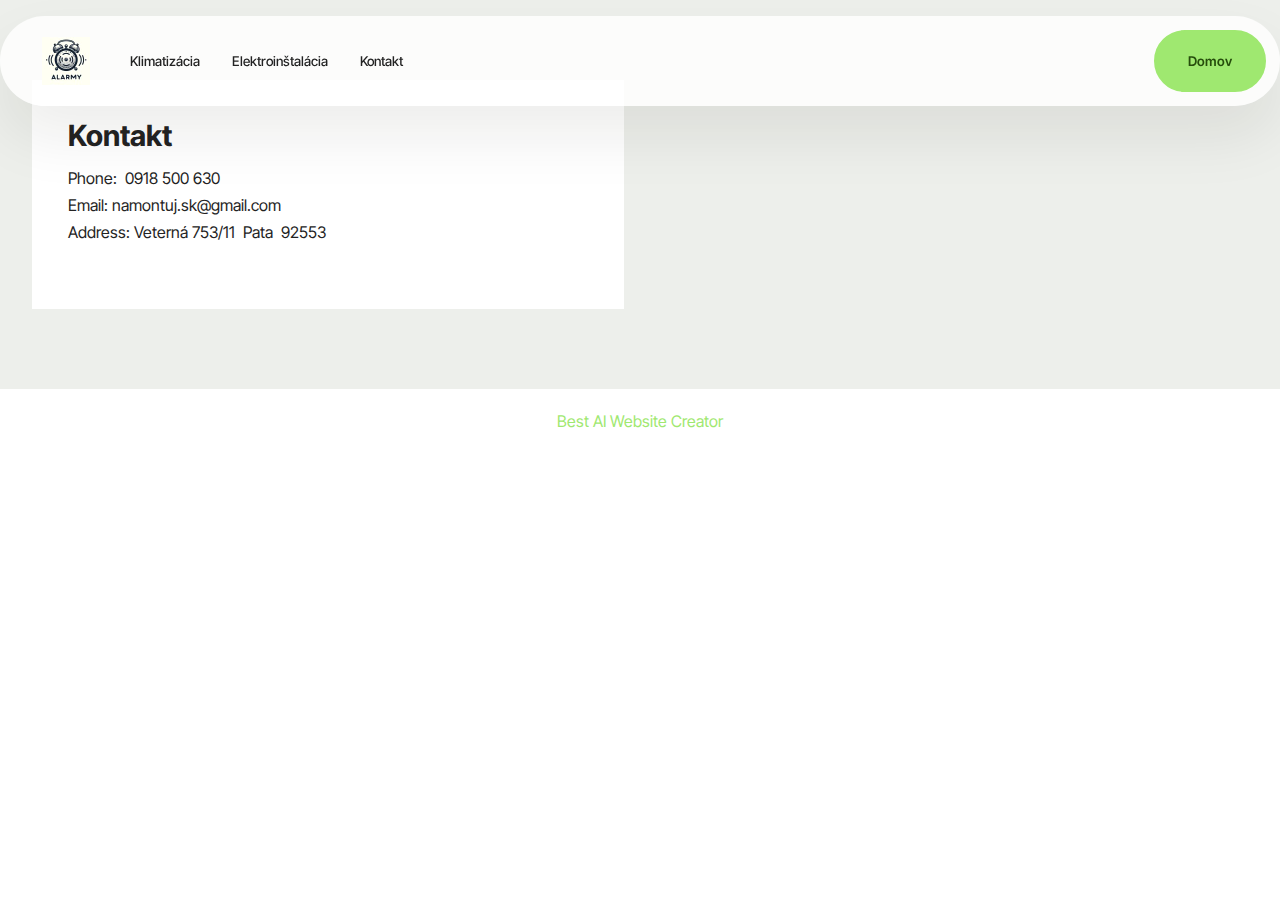
<file: oprava-a-servis.html>
<!DOCTYPE html>
<html  >
<head>
  <!-- Site made with Mobirise Website Builder v5.9.18, https://mobirise.com -->
  <meta charset="UTF-8">
  <meta http-equiv="X-UA-Compatible" content="IE=edge">
  <meta name="generator" content="Mobirise v5.9.18, mobirise.com">
  <meta name="viewport" content="width=device-width, initial-scale=1, minimum-scale=1">
  <link rel="shortcut icon" href="assets/images/c142950b-da43-4091-915a-2230a7af92bd-2-96x55.jpg" type="image/x-icon">
  <meta name="description" content="">
  
  
  <title>Oprava a servis - namontuj.sk</title>
  <link rel="stylesheet" href="assets/web/assets/mobirise-icons2/mobirise2.css">
  <link rel="stylesheet" href="assets/bootstrap/css/bootstrap.min.css">
  <link rel="stylesheet" href="assets/bootstrap/css/bootstrap-grid.min.css">
  <link rel="stylesheet" href="assets/bootstrap/css/bootstrap-reboot.min.css">
  <link rel="stylesheet" href="assets/dropdown/css/style.css">
  <link rel="stylesheet" href="assets/theme/css/style.css">
  <link rel="preload" href="https://fonts.googleapis.com/css?family=Inter+Tight:100,200,300,400,500,600,700,800,900,100i,200i,300i,400i,500i,600i,700i,800i,900i&display=swap" as="style" onload="this.onload=null;this.rel='stylesheet'">
  <noscript><link rel="stylesheet" href="https://fonts.googleapis.com/css?family=Inter+Tight:100,200,300,400,500,600,700,800,900,100i,200i,300i,400i,500i,600i,700i,800i,900i&display=swap"></noscript>
  <link rel="preload" as="style" href="assets/mobirise/css/mbr-additional.css?v=J7jQq8"><link rel="stylesheet" href="assets/mobirise/css/mbr-additional.css?v=J7jQq8" type="text/css">

  
  
  
</head>
<body>
  
  <section data-bs-version="5.1" class="menu menu1 cid-tJGsCG1vVL" once="menu" id="menu01-1">
	

	<nav class="navbar navbar-dropdown navbar-fixed-top navbar-expand-lg">
		<div class="container">
			<div class="navbar-brand">
				<span class="navbar-logo">
					<a href="index.html">
						<img src="assets/images/file-6fry86uazv89whg2xurer7-96x96.jpg" alt="Mobirise Website Builder" style="height: 3rem;">
					</a>
				</span>
				
			</div>
			<button class="navbar-toggler" type="button" data-toggle="collapse" data-bs-toggle="collapse" data-target="#navbarSupportedContent" data-bs-target="#navbarSupportedContent" aria-controls="navbarNavAltMarkup" aria-expanded="false" aria-label="Toggle navigation">
				<div class="hamburger">
					<span></span>
					<span></span>
					<span></span>
					<span></span>
				</div>
			</button>
			<div class="collapse navbar-collapse" id="navbarSupportedContent">
				<ul class="navbar-nav nav-dropdown" data-app-modern-menu="true"><li class="nav-item">
						<a class="nav-link link text-black text-primary display-4" href="klimatizacia.html">Klimatizácia</a>
					</li>
					<li class="nav-item">
						<a class="nav-link link text-black text-primary display-4" href="index.html#list05-8" aria-expanded="false">Elektroinštalácia</a>
					</li>
					<li class="nav-item">
						<a class="nav-link link text-black text-primary display-4" href="oprava-a-servis.html#contacts02-1a">Kontakt</a>
					</li></ul>
				
				<div class="navbar-buttons mbr-section-btn"><a class="btn btn-primary display-4" href="index.html">Domov</a></div>
			</div>
		</div>
	</nav>
</section>

<section data-bs-version="5.1" class="contacts02 map1 cid-uAjRUf1aJI" id="contacts02-1a">

    

    
    <div class="container">
        <div class="row justify-content-center">
            <div class="col-12 content-head">
                
            </div>
        </div>
        <div class="row justify-content-center">
            <div class="card col-12 col-md-12 col-lg-6">
                <div class="card-wrapper">
                    <div class="text-wrapper">
                        <h5 class="cardTitle mbr-fonts-style mb-2 display-5"><strong>Kontakt</strong></h5>
                        <ul class="list mbr-fonts-style display-7">
                            <li class="mbr-text item-wrap">Phone:&nbsp; 0918 500 630</li>
                            <li class="mbr-text item-wrap">Email: namontuj.sk@gmail.com</li>
                            <li class="mbr-text item-wrap">Address: Veterná 753/11&nbsp; Pata&nbsp; 92553</li>
                            <li class="mbr-text item-wrap"><br></li>
                        </ul>
                    </div>
                </div>
            </div>
            <div class="map-wrapper col-md-12 col-lg-6">
                <div class="google-map"><iframe frameborder="0" style="border:0" src="https://www.google.com/maps/embed?pb=!1m18!1m12!1m3!1d2430.3391682926804!2d17.817782186426516!3d48.28264486695838!2m3!1f0!2f0!3f0!3m2!1i1024!2i768!4f13.1!3m3!1m2!1s0x476b6833b04f2637%3A0x564067b13cd1542b!2sVetern%C3%A1%20753%2F11%2C%20925%2053%20Pata%2C%20Slovakia!5e1!3m2!1sen!2sus!4v1737317524804!5m2!1sen!2sus" allowfullscreen=""></iframe></div>
            </div>
        </div>
    </div>
</section><section class="display-7" style="padding: 0;align-items: center;justify-content: center;flex-wrap: wrap;    align-content: center;display: flex;position: relative;height: 4rem;"><a href="https://mobiri.se/3651083" style="flex: 1 1;height: 4rem;position: absolute;width: 100%;z-index: 1;"><img alt="" style="height: 4rem;" src="[data-uri]"></a><p style="margin: 0;text-align: center;" class="display-7">&#8204;</p><a style="z-index:1" href="https://mobirise.com/builder/ai-website-creator.html">Best AI Website Creator</a></section><script src="assets/bootstrap/js/bootstrap.bundle.min.js"></script>  <script src="assets/smoothscroll/smooth-scroll.js"></script>  <script src="assets/ytplayer/index.js"></script>  <script src="assets/dropdown/js/navbar-dropdown.js"></script>  <script src="assets/theme/js/script.js"></script>  
  
  
</body>
</html>
</file>
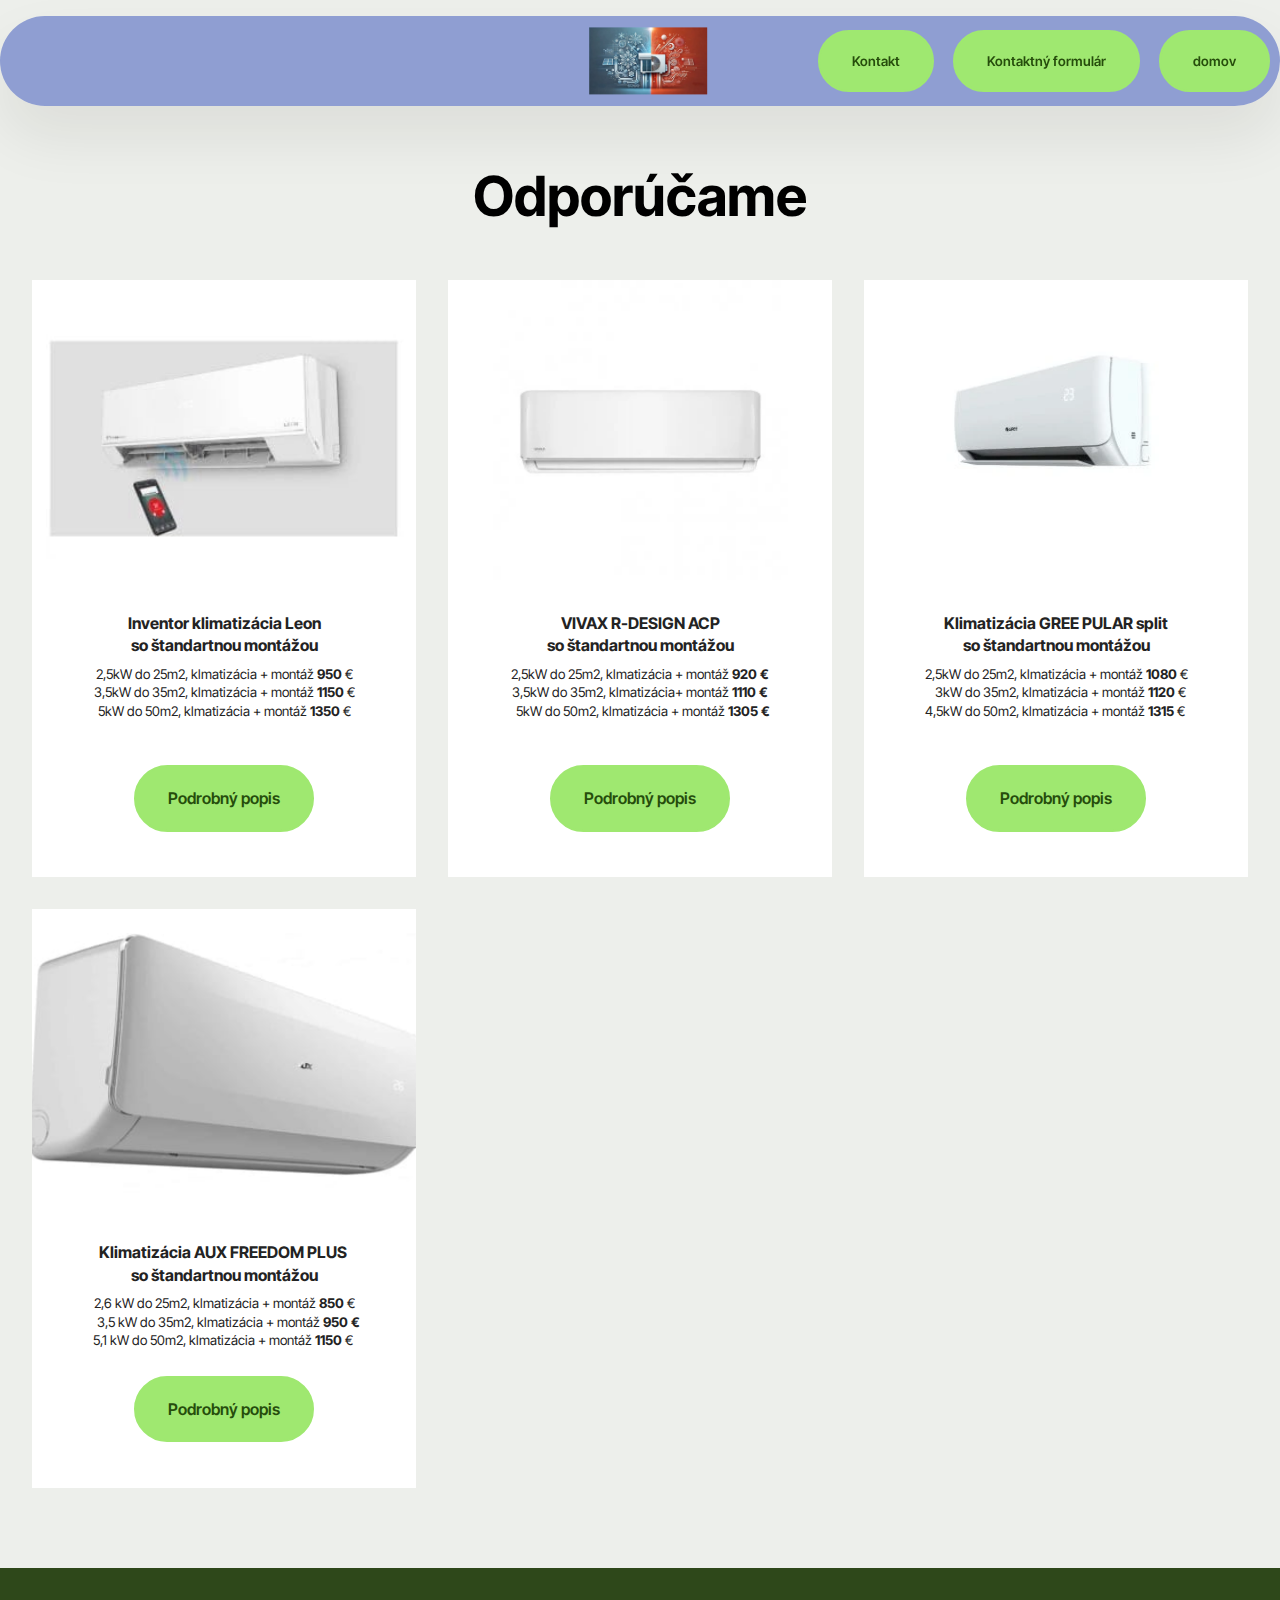
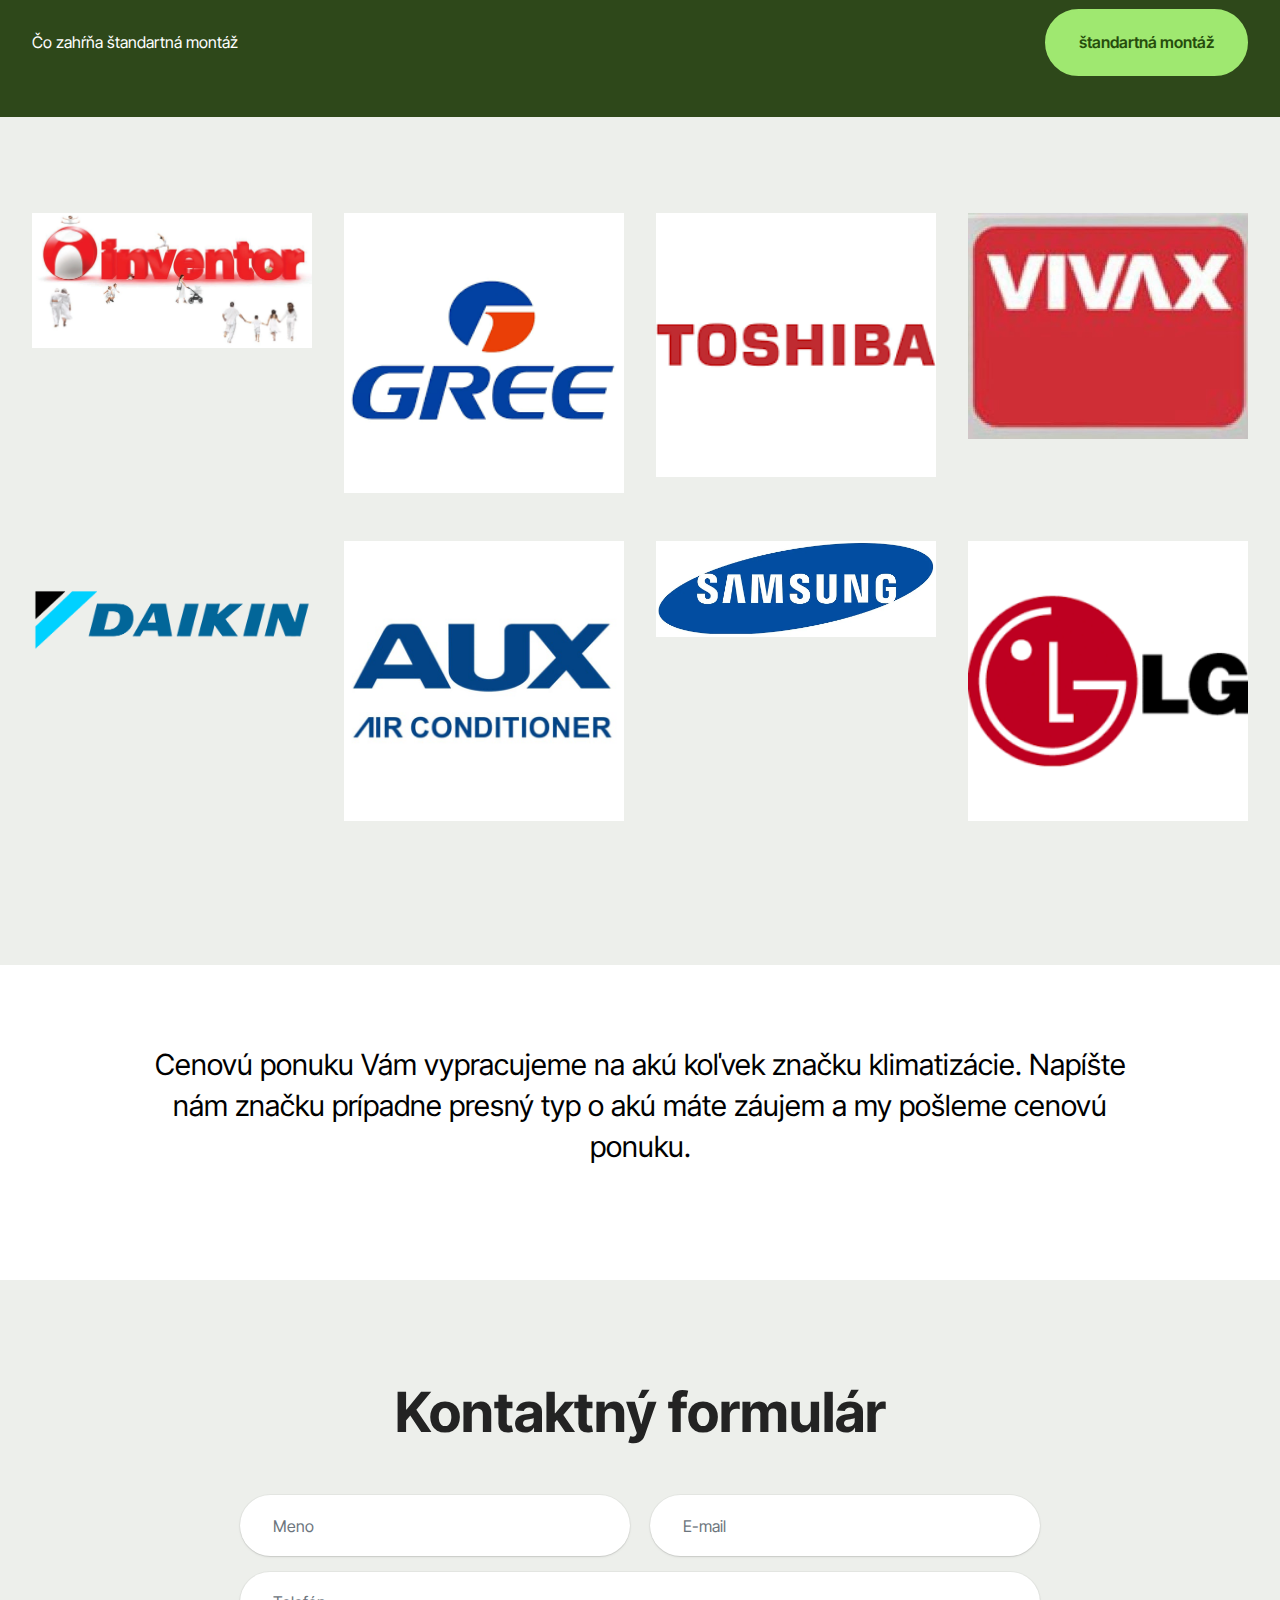
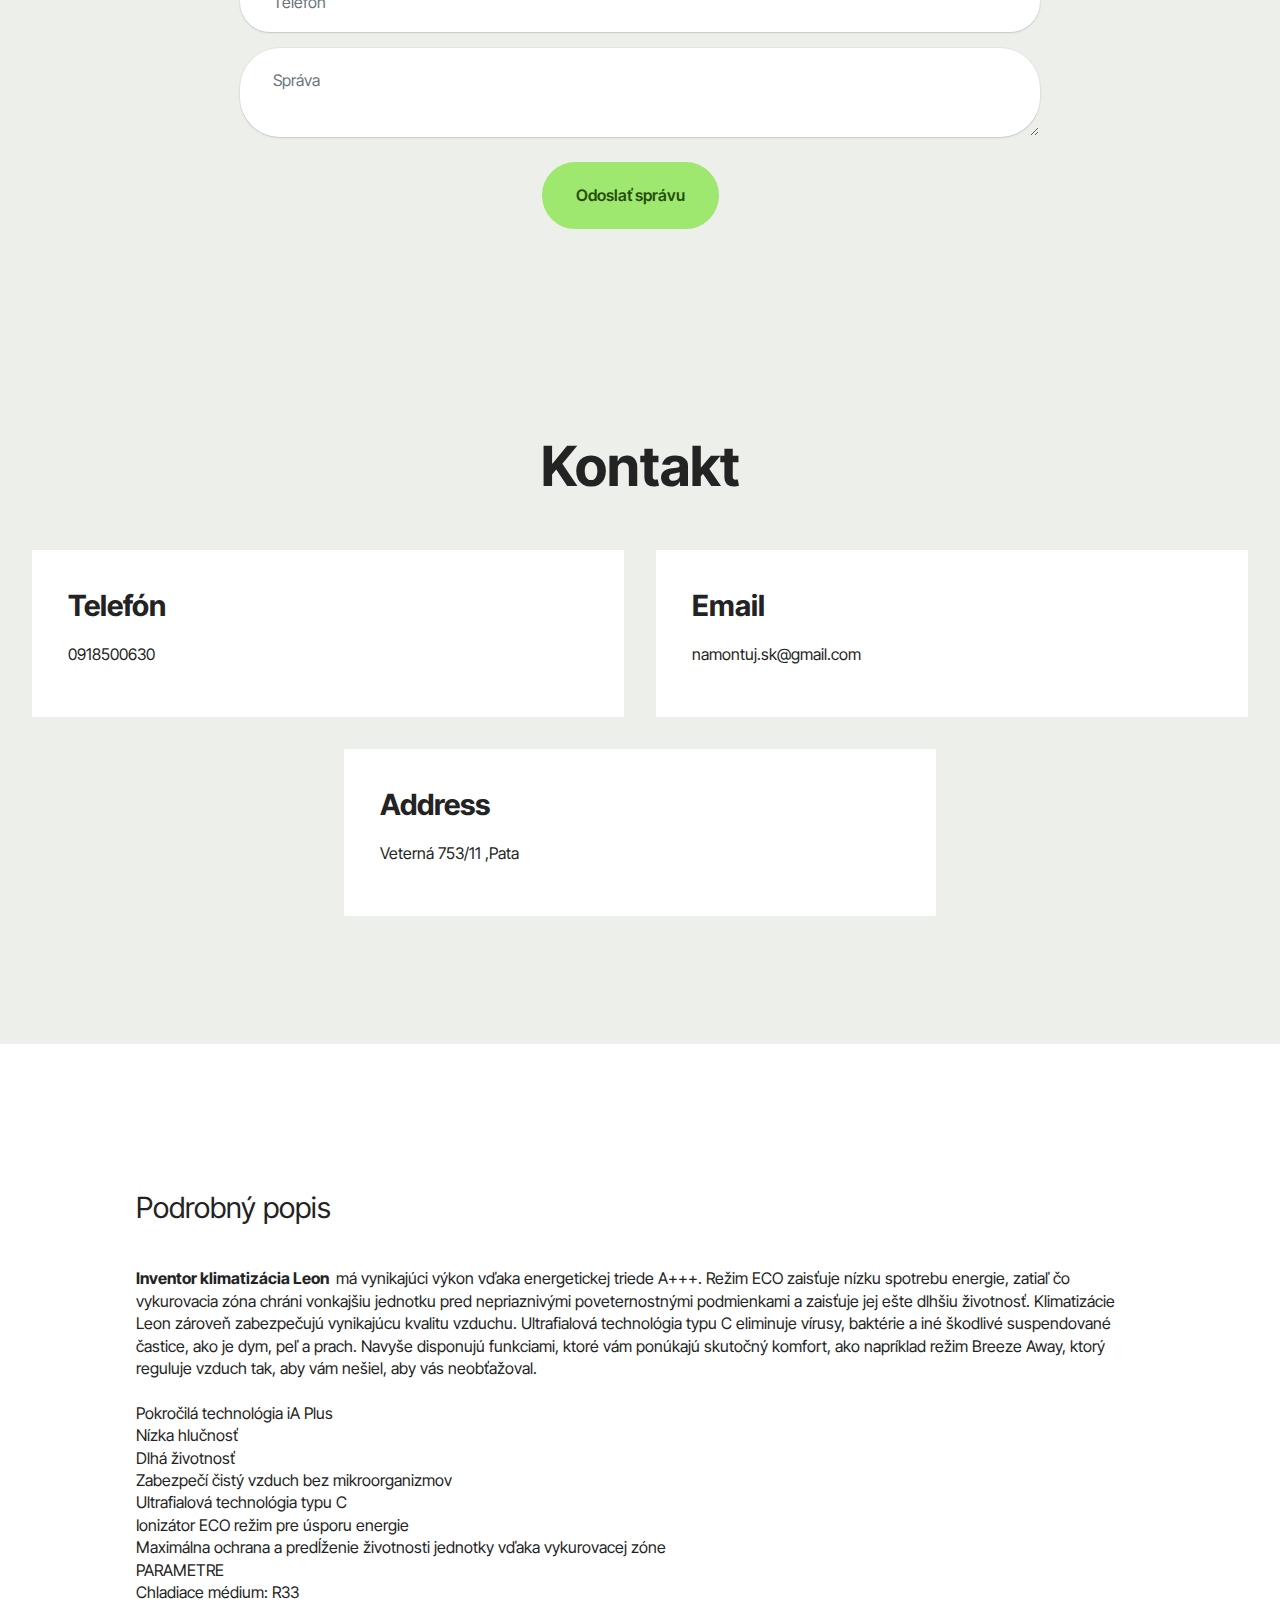
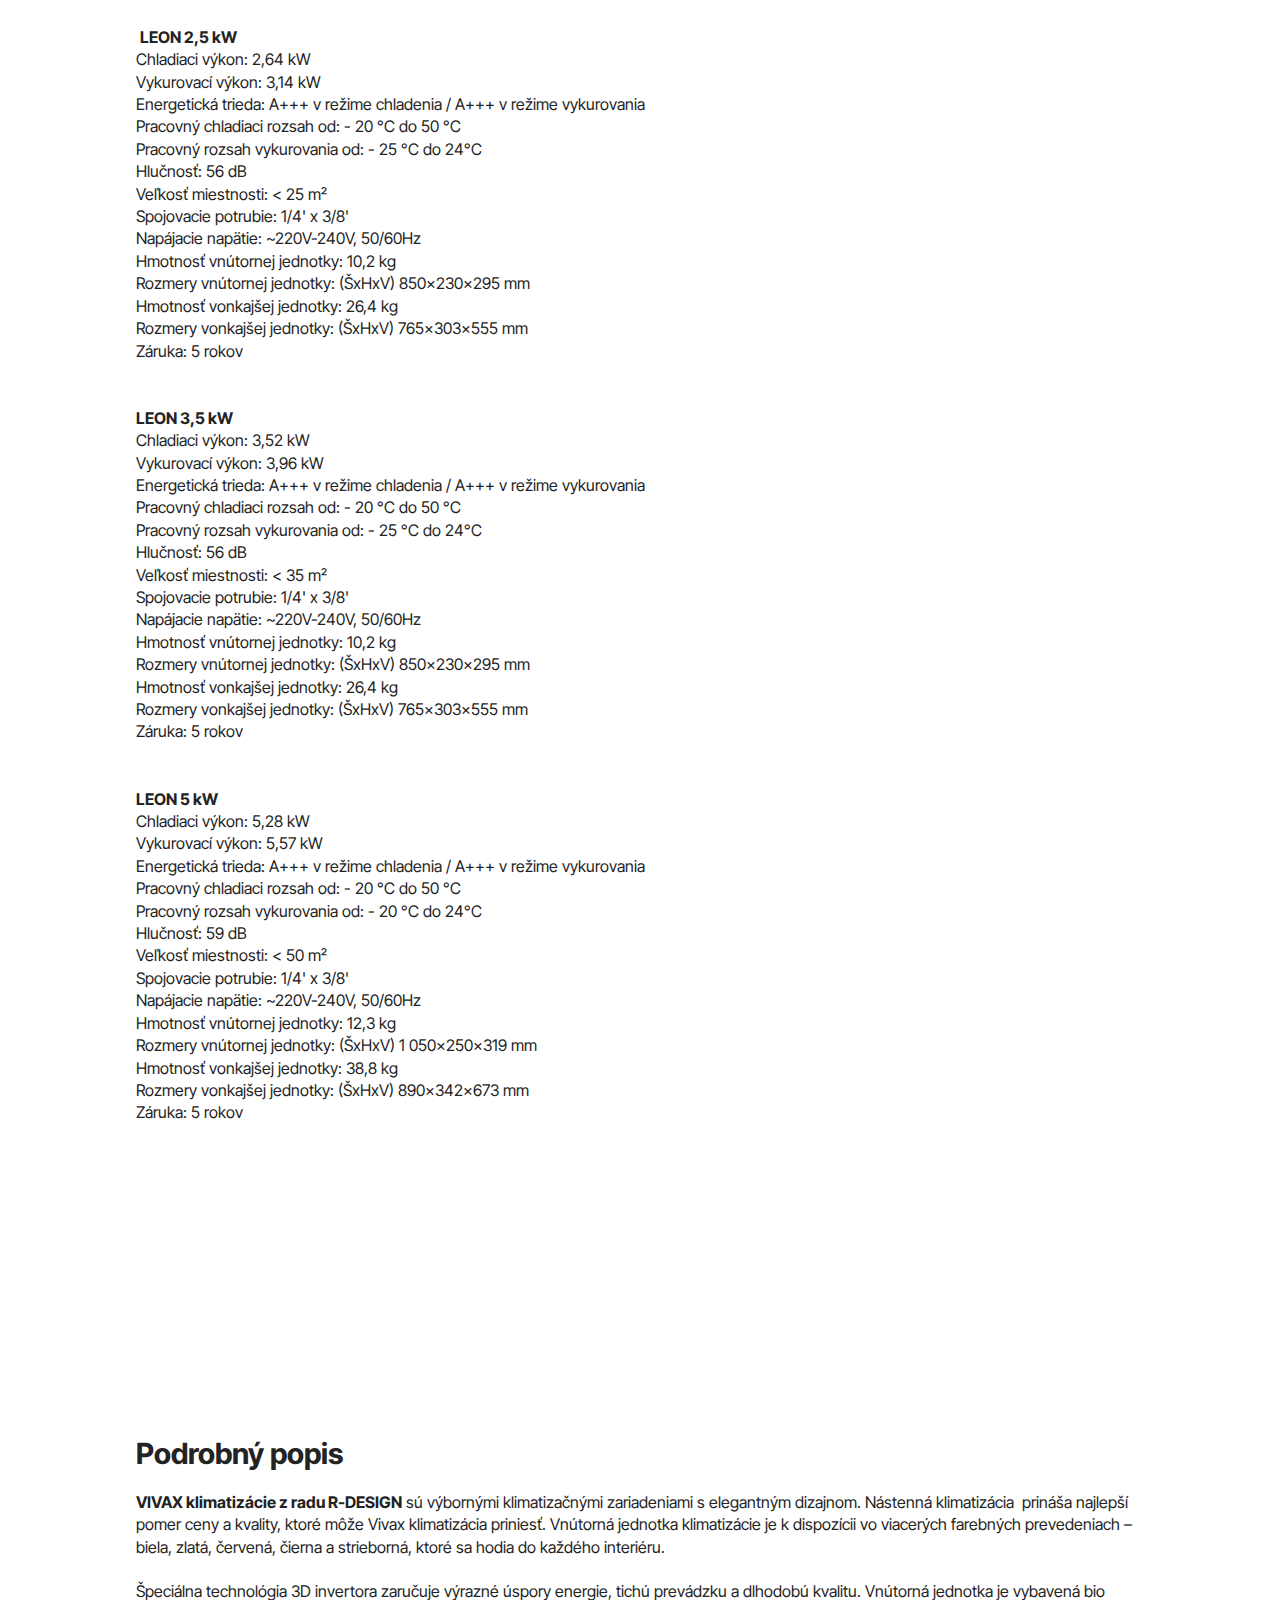
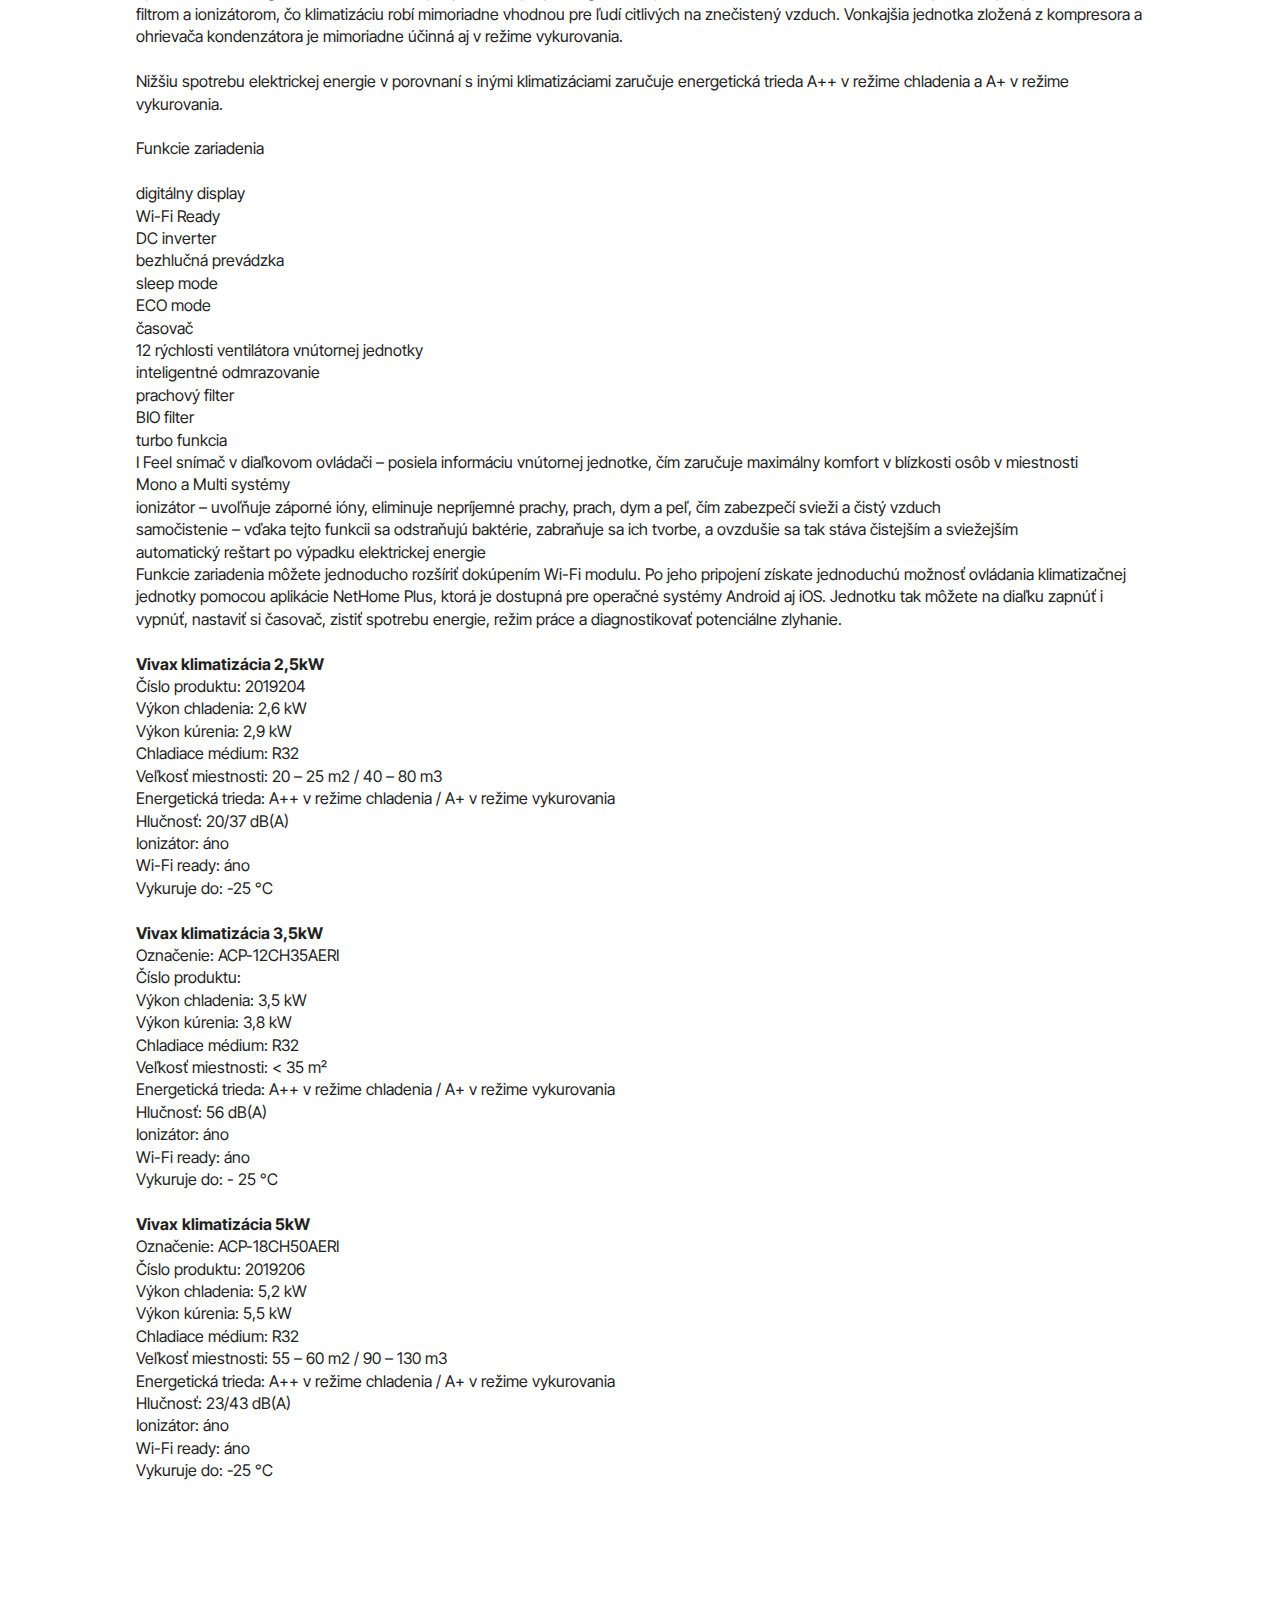
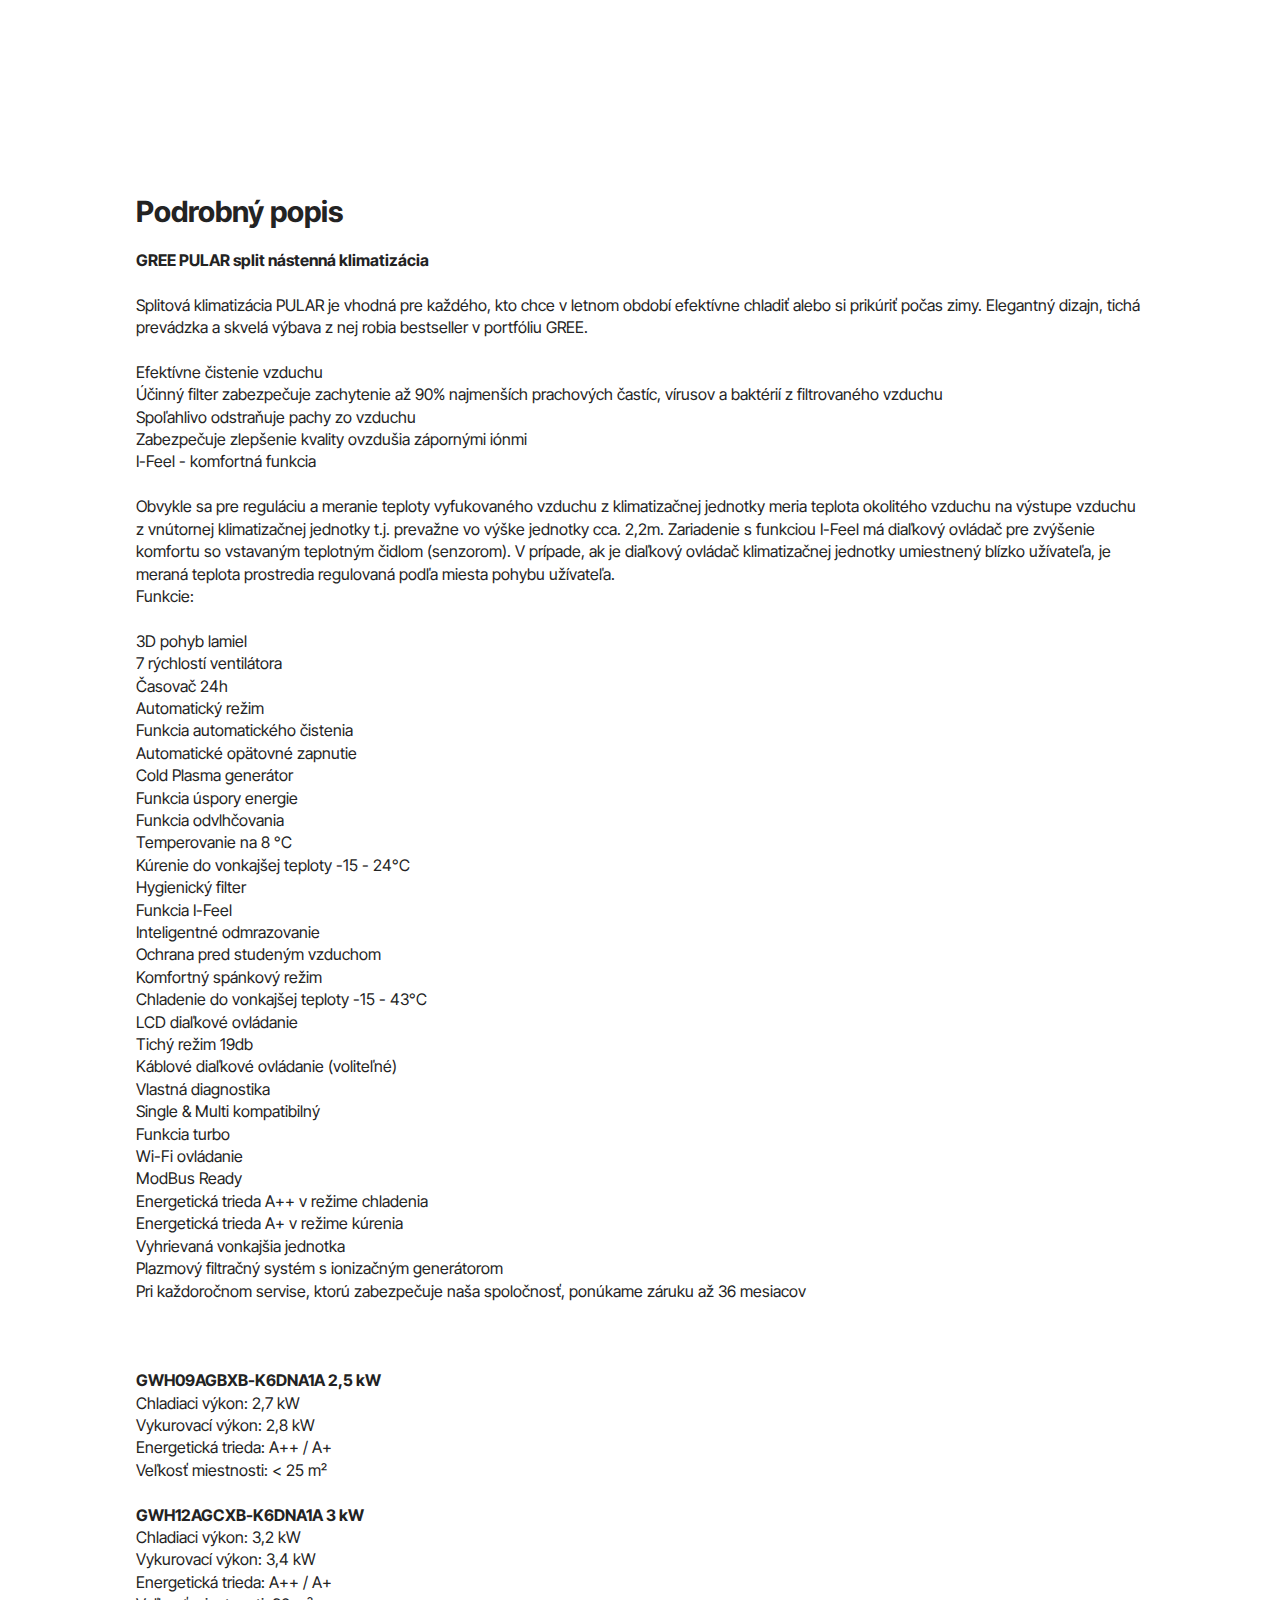
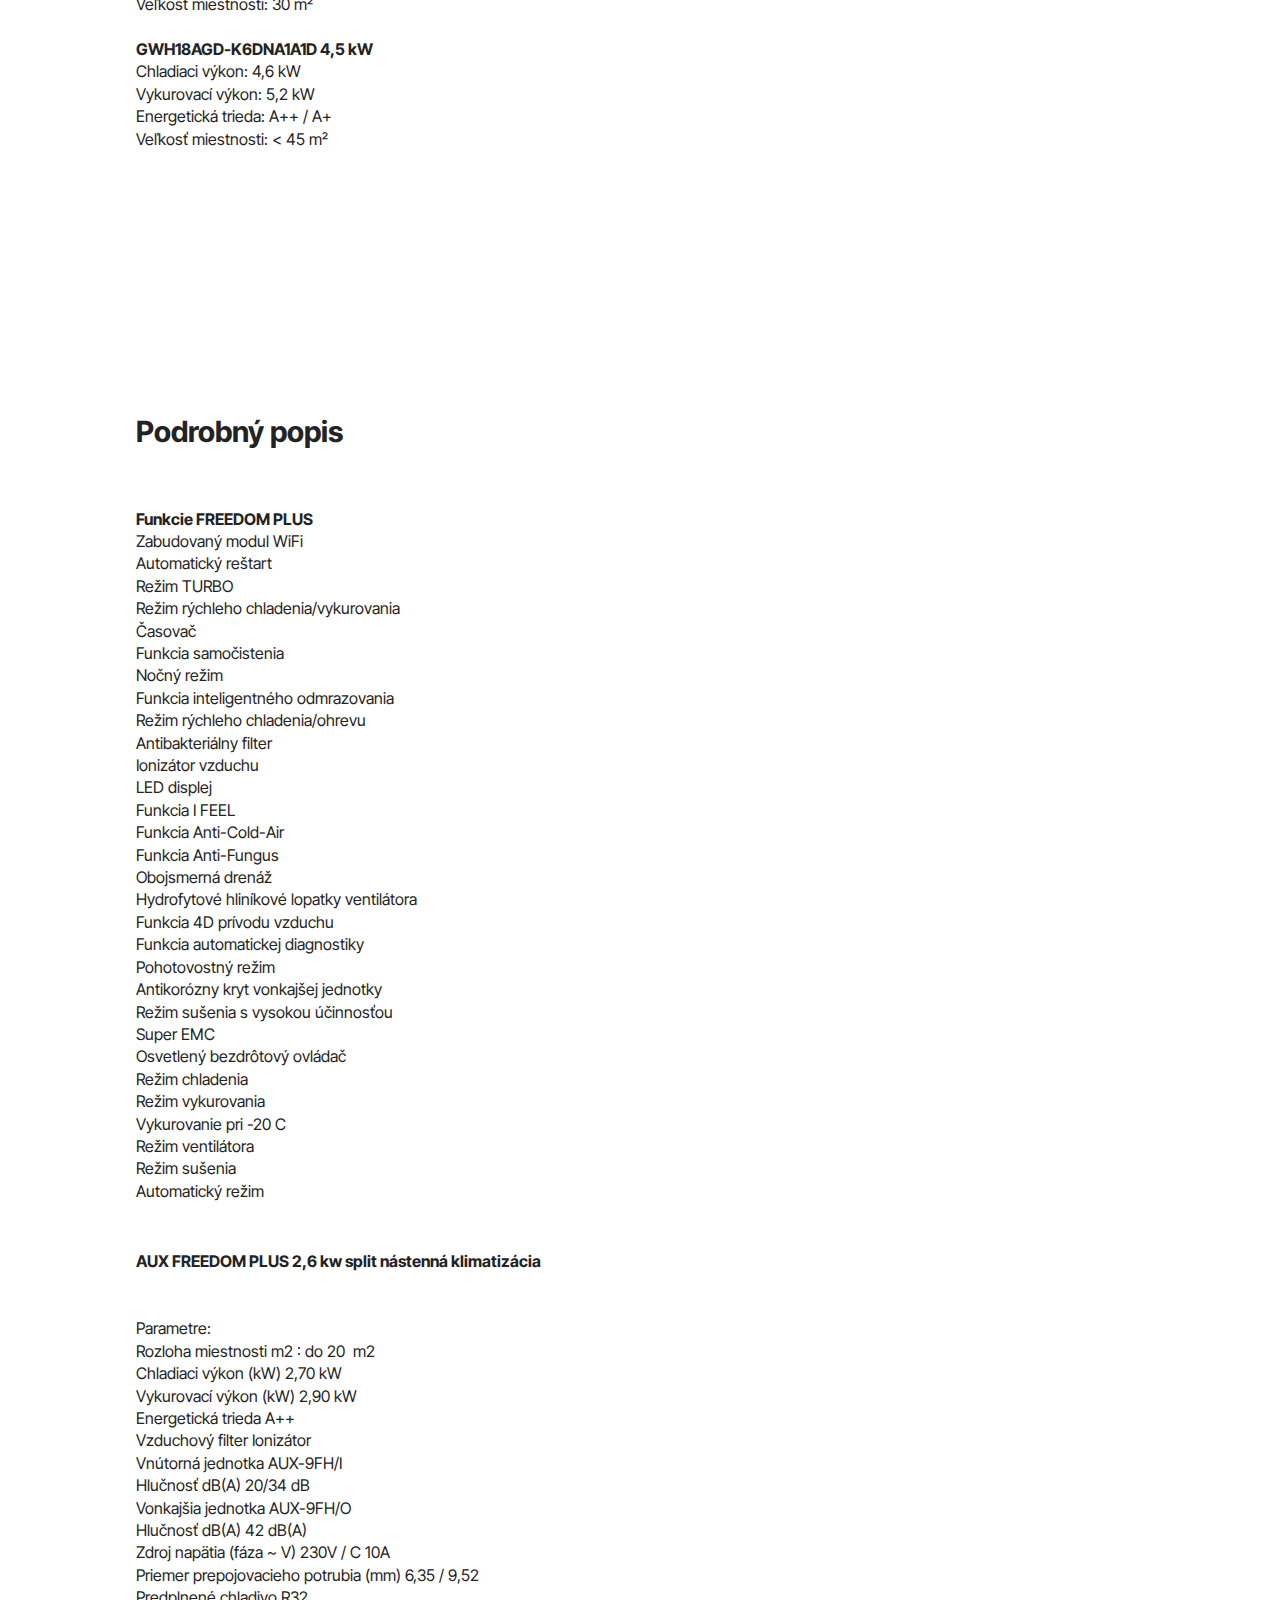
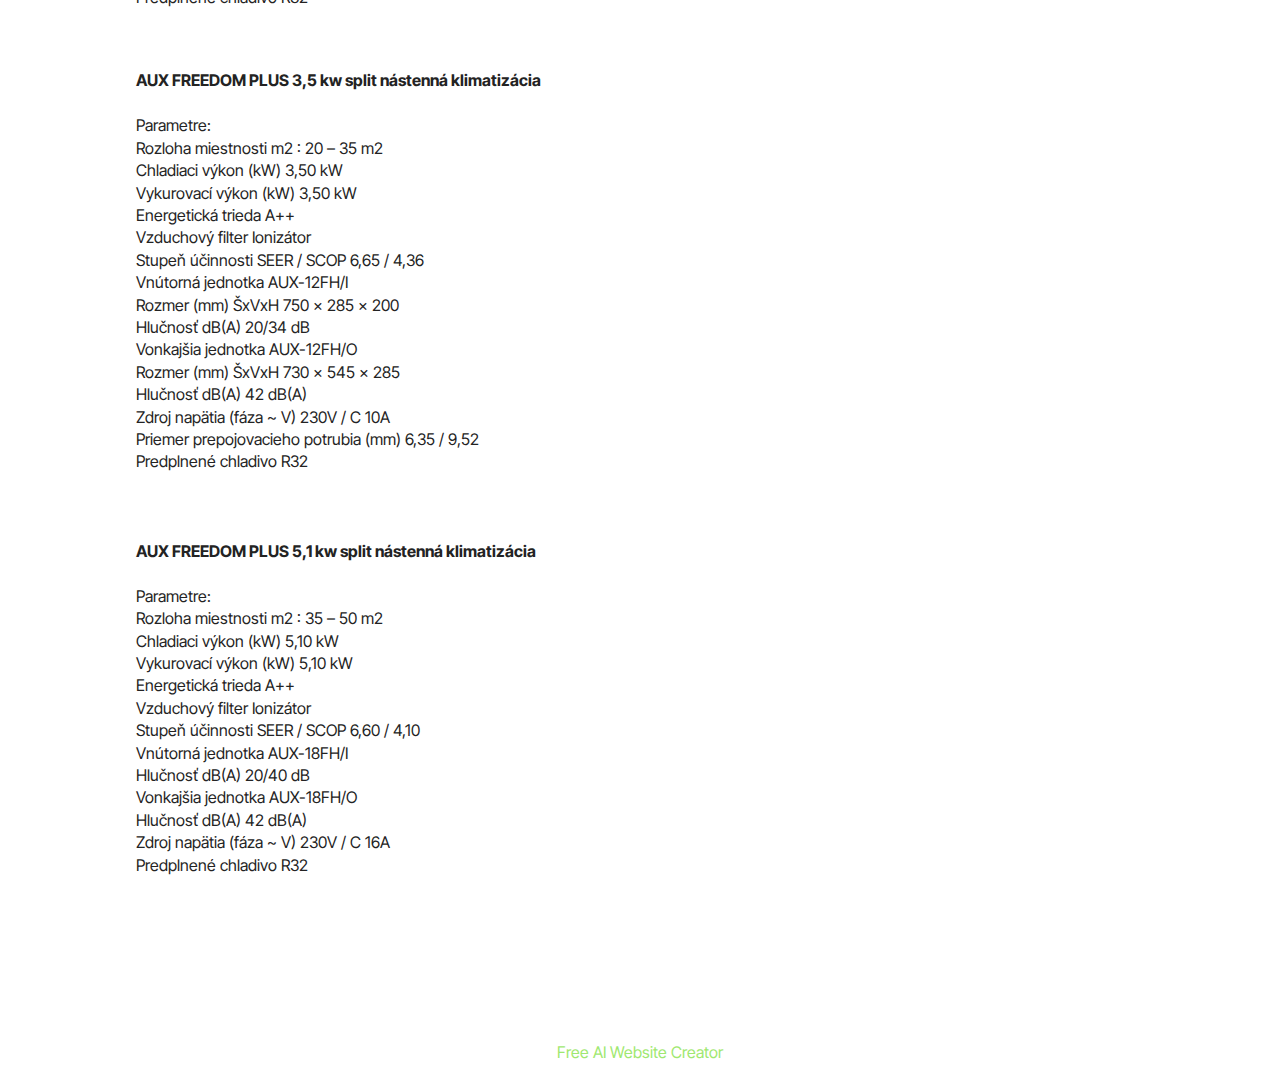
<file: page1.html>
<!DOCTYPE html>
<html  >
<head>
  <!-- Site made with Mobirise Website Builder v5.9.18, https://mobirise.com -->
  <meta charset="UTF-8">
  <meta http-equiv="X-UA-Compatible" content="IE=edge">
  <meta name="generator" content="Mobirise v5.9.18, mobirise.com">
  <meta name="viewport" content="width=device-width, initial-scale=1, minimum-scale=1">
  <link rel="shortcut icon" href="assets/images/c142950b-da43-4091-915a-2230a7af92bd-2-96x55.jpg" type="image/x-icon">
  <meta name="description" content="">
  
  
  <title>Klimatizácia - namontuj.sk</title>
  <link rel="stylesheet" href="assets/web/assets/mobirise-icons2/mobirise2.css">
  <link rel="stylesheet" href="assets/bootstrap/css/bootstrap.min.css">
  <link rel="stylesheet" href="assets/bootstrap/css/bootstrap-grid.min.css">
  <link rel="stylesheet" href="assets/bootstrap/css/bootstrap-reboot.min.css">
  <link rel="stylesheet" href="assets/dropdown/css/style.css">
  <link rel="stylesheet" href="assets/theme/css/style.css">
  <link rel="preload" href="https://fonts.googleapis.com/css?family=Inter+Tight:100,200,300,400,500,600,700,800,900,100i,200i,300i,400i,500i,600i,700i,800i,900i&display=swap" as="style" onload="this.onload=null;this.rel='stylesheet'">
  <noscript><link rel="stylesheet" href="https://fonts.googleapis.com/css?family=Inter+Tight:100,200,300,400,500,600,700,800,900,100i,200i,300i,400i,500i,600i,700i,800i,900i&display=swap"></noscript>
  <link rel="preload" as="style" href="assets/mobirise/css/mbr-additional.css?v=eP9DqS"><link rel="stylesheet" href="assets/mobirise/css/mbr-additional.css?v=eP9DqS" type="text/css">

  
  
  
</head>
<body>
  
  <section data-bs-version="5.1" class="menu menu3 cid-tHeG7yune1" once="menu" id="menu03-2">
	

	<nav class="navbar navbar-dropdown navbar-fixed-top navbar-expand-lg">
		<div class="container">
			<div class="navbar-brand">
				<span class="navbar-logo">
					<a href="page1.html">
						<img src="assets/images/c142950b-da43-4091-915a-2230a7af92bd-2-534x305.jpg" alt="Mobirise Website Builder" style="height: 4.2rem;">
					</a>
				</span>
				
			</div>
			<button class="navbar-toggler" type="button" data-toggle="collapse" data-bs-toggle="collapse" data-target="#navbarSupportedContent" data-bs-target="#navbarSupportedContent" aria-controls="navbarNavAltMarkup" aria-expanded="false" aria-label="Toggle navigation">
				<div class="hamburger">
					<span></span>
					<span></span>
					<span></span>
					<span></span>
				</div>
			</button>
			<div class="collapse navbar-collapse" id="navbarSupportedContent">
				
				
				<div class="navbar-buttons mbr-section-btn"><a class="btn btn-primary display-4" href="page1.html#contacts01-11">Kontakt</a> <a class="btn btn-primary display-4" href="page1.html#form02-w">Kontaktný formulár</a> <a class="btn btn-primary display-4" href="index.html#contacts01-5">domov</a></div>
			</div>
		</div>
	</nav>
</section>

<section data-bs-version="5.1" class="features4 start cid-uyIdXfiyDt" id="features04-h">
	
	
	<div class="container">
		<div class="row justify-content-center">
			<div class="col-12 content-head">
				<div class="mbr-section-head mb-5">
					<h4 class="mbr-section-title mbr-fonts-style align-center mb-0 display-2">
						<strong>Odporúčame</strong></h4>
					
					
				</div>
			</div>
		</div>
		<div class="row">
			
			
			<div class="item features-image col-12 col-md-6 col-lg-4 active">
				<div class="item-wrapper">
					<div class="item-img">
						<img src="assets/images/222-423x262.jpg" alt="Mobirise Website Builder" data-slide-to="0" data-bs-slide-to="0">
					</div>
					<div class="item-content">
						<h5 class="item-title mbr-fonts-style display-7"><strong>Inventor klimatizácia Leon</strong><br><strong>so štandartnou montážou</strong></h5>
						<p class="mbr-text mbr-fonts-style display-4">2,5kW do 25m2, klmatizácia + montáž <strong>950&nbsp;</strong>€<br>3,5kW do 35m2, klmatizácia + montáž <strong>1150&nbsp;</strong>€<br>5kW do 50m2, klmatizácia + montáž <strong>1350&nbsp;</strong>€<br><br></p>
						<div class="mbr-section-btn item-footer"><a href="page1.html#list02-j" class="btn item-btn btn-primary display-7">Podrobný popis</a></div>
					</div>

				</div>
			</div><div class="item features-image col-12 col-md-6 col-lg-4">
				<div class="item-wrapper">
					<div class="item-img">
						<img src="assets/images/vivax-r.webp" alt="Mobirise Website Builder" data-slide-to="1" data-bs-slide-to="1">
					</div>
					<div class="item-content">
						<h5 class="item-title mbr-fonts-style display-7"><strong>VIVAX R-DESIGN ACP</strong><br><strong>so štandartnou montážou</strong></h5>
						<p class="mbr-text mbr-fonts-style display-4">2,5kW do 25m2, klmatizácia + montáž <strong>920&nbsp;€</strong><br>3,5kW do 35m2, klmatizácia+ montáž <strong>1110 €</strong><br>&nbsp; &nbsp; 5kW do 50m2, klmatizácia + montáž <strong>1305 €</strong>&nbsp;&nbsp;</p>
						<div class="mbr-section-btn item-footer"><a href="page1.html#list02-k" class="btn item-btn btn-primary display-7">Podrobný popis</a></div>
					</div>
				</div>
			</div><div class="item features-image col-12 col-md-6 col-lg-4">
				<div class="item-wrapper">
					<div class="item-img">
						<img src="assets/images/gree-pular-split.webp" alt="Mobirise Website Builder" data-slide-to="2" data-bs-slide-to="2">
					</div>
					<div class="item-content">
						<h5 class="item-title mbr-fonts-style display-7"><strong>Klimatizácia GREE PULAR split</strong><br><strong>so štandartnou montážou</strong></h5>
						<p class="mbr-text mbr-fonts-style display-4">2,5kW do 25m2, klmatizácia + montáž <strong>1080&nbsp;</strong>€<br>&nbsp; &nbsp;3kW do 35m2, klmatizácia + montáž <strong>1120&nbsp;</strong>€<br>4,5kW do 50m2, klmatizácia + montáž <strong>1315&nbsp;</strong>€<strong>&nbsp;</strong><br>
						</p>
						<div class="mbr-section-btn item-footer"><a href="page1.html#list02-o" class="btn item-btn btn-primary display-7">Podrobný popis</a></div>
					</div>
				</div>
			</div><div class="item features-image col-12 col-md-6 col-lg-4">
				<div class="item-wrapper">
					<div class="item-img">
						<img src="assets/images/aux-freedom-2-423x296.jpg" alt="Mobirise Website Builder" data-slide-to="3" data-bs-slide-to="3">
					</div>
					<div class="item-content">
						<h5 class="item-title mbr-fonts-style display-7"><strong>Klimatizácia AUX FREEDOM PLUS&nbsp;</strong><br><strong>so štandartnou montážou</strong></h5>
						<p class="mbr-text mbr-fonts-style display-4">2,6 kW do 25m2, klmatizácia + montáž <strong>850&nbsp;</strong>€<br>&nbsp; &nbsp;3,5 kW do 35m2, klmatizácia + montáž <strong>950&nbsp;€</strong><br>5,1 kW do 50m2, klmatizácia + montáž <strong>1150&nbsp;</strong>€<strong>&nbsp;</strong><br>
						</p>
						<div class="mbr-section-btn item-footer"><a href="page1.html#list02-1p" class="btn item-btn btn-primary display-7">Podrobný popis</a></div>
					</div>
				</div>
			</div>
		</div>
	</div>
</section>

<section data-bs-version="5.1" class="features035 cid-uzoSD0NpRt" id="features035-10">
	

	
	
	<div class="container">
		<div class="row">
			<div class="col-12 col-lg-9 active">
				<div class="item-wrapper">
					<div class="card-box">
						<h4 class="card-text mbr-fonts-style display-7">Čo zahŕňa štandartná montáž</h4>
					</div>
				</div>
			</div>
			<div class="col-12 col-lg-3 active">
				<div class="mbr-section-btn"><a class="btn btn-primary display-7" href="index.html#list04-6">štandartná montáž</a></div>
			</div>
		</div>
	</div>
</section>

<section data-bs-version="5.1" class="gallery1 mbr-gallery cid-uzoiFbLWPx" id="gallery01-y">
    
    

    <div class="container-fluid">
        <div class="row justify-content-center">
            <div class="col-12 content-head">
                
            </div>
        </div>
        
        <div class="row mbr-gallery">
            <div class="col-12 col-md-6 col-lg-3 item gallery-image">
                <div class="item-wrapper mb-3" data-toggle="modal" data-bs-toggle="modal" data-target="#uCMMa5Ac15-modal" data-bs-target="#uCMMa5Ac15-modal">
                    <img class="w-100" src="assets/images/inventor-logo-1.webp" alt="Mobirise Website Builder" data-slide-to="0" data-bs-slide-to="0" data-target="#lb-uCMMa5Ac15" data-bs-target="#lb-uCMMa5Ac15">
                    <div class="icon-wrapper">
                        <span class="mobi-mbri mobi-mbri-search mbr-iconfont mbr-iconfont-btn"></span>
                    </div>
                </div>
                
            </div>
            <div class="col-12 col-md-6 col-lg-3 item gallery-image">
                <div class="item-wrapper mb-3" data-toggle="modal" data-bs-toggle="modal" data-target="#uCMMa5Ac15-modal" data-bs-target="#uCMMa5Ac15-modal">
                    <img class="w-100" src="assets/images/images-225x225.png" alt="Mobirise Website Builder" data-slide-to="1" data-bs-slide-to="1" data-target="#lb-uCMMa5Ac15" data-bs-target="#lb-uCMMa5Ac15">
                    <div class="icon-wrapper">
                        <span class="mobi-mbri mobi-mbri-search mbr-iconfont mbr-iconfont-btn"></span>
                    </div>
                </div>
                
            </div>
            <div class="col-12 col-md-6 col-lg-3 item gallery-image">
                <div class="item-wrapper mb-3" data-toggle="modal" data-bs-toggle="modal" data-target="#uCMMa5Ac15-modal" data-bs-target="#uCMMa5Ac15-modal">
                    <img class="w-100" src="assets/images/images-1-204x192.png" alt="Mobirise Website Builder" data-slide-to="2" data-bs-slide-to="2" data-target="#lb-uCMMa5Ac15" data-bs-target="#lb-uCMMa5Ac15">
                    <div class="icon-wrapper">
                        <span class="mobi-mbri mobi-mbri-search mbr-iconfont mbr-iconfont-btn"></span>
                    </div>
                </div>
                
            </div>
            <div class="col-12 col-md-6 col-lg-3 item gallery-image">
                <div class="item-wrapper mb-3" data-toggle="modal" data-bs-toggle="modal" data-target="#uCMMa5Ac15-modal" data-bs-target="#uCMMa5Ac15-modal">
                    <img class="w-100" src="assets/images/2-scaled-1y-433x349.jpg" alt="Mobirise Website Builder" data-slide-to="3" data-bs-slide-to="3" data-target="#lb-uCMMa5Ac15" data-bs-target="#lb-uCMMa5Ac15">
                    <div class="icon-wrapper">
                        <span class="mobi-mbri mobi-mbri-search mbr-iconfont mbr-iconfont-btn"></span>
                    </div>
                </div>
                
            </div>
            <div class="col-12 col-md-6 col-lg-3 item gallery-image">
                <div class="item-wrapper mb-3" data-toggle="modal" data-bs-toggle="modal" data-target="#uCMMa5Ac15-modal" data-bs-target="#uCMMa5Ac15-modal">
                    <img class="w-100" src="assets/images/daikin-logo-1963-646x363.png" alt="Mobirise Website Builder" data-slide-to="4" data-bs-slide-to="4" data-target="#lb-uCMMa5Ac15" data-bs-target="#lb-uCMMa5Ac15">
                    <div class="icon-wrapper">
                        <span class="mobi-mbri mobi-mbri-search mbr-iconfont mbr-iconfont-btn"></span>
                    </div>
                </div>
                
            </div>
            <div class="col-12 col-md-6 col-lg-3 item gallery-image">
                <div class="item-wrapper mb-3" data-toggle="modal" data-bs-toggle="modal" data-target="#uCMMa5Ac15-modal" data-bs-target="#uCMMa5Ac15-modal">
                    <img class="w-100" src="assets/images/de0d578c7fe3d8628d8dd4976d5ce5eaec4d09f0394167d54c022fd4041ba421-576x576.jpg" alt="Mobirise Website Builder" data-slide-to="5" data-bs-slide-to="5" data-target="#lb-uCMMa5Ac15" data-bs-target="#lb-uCMMa5Ac15">
                    <div class="icon-wrapper">
                        <span class="mobi-mbri mobi-mbri-search mbr-iconfont mbr-iconfont-btn"></span>
                    </div>
                </div>
                
            </div>
            <div class="col-12 col-md-6 col-lg-3 item gallery-image">
                <div class="item-wrapper mb-3" data-toggle="modal" data-bs-toggle="modal" data-target="#uCMMa5Ac15-modal" data-bs-target="#uCMMa5Ac15-modal">
                    <img class="w-100" src="assets/images/logo-samsung.webp" alt="Mobirise Website Builder" data-slide-to="6" data-bs-slide-to="6" data-target="#lb-uCMMa5Ac15" data-bs-target="#lb-uCMMa5Ac15">
                    <div class="icon-wrapper">
                        <span class="mobi-mbri mobi-mbri-search mbr-iconfont mbr-iconfont-btn"></span>
                    </div>
                </div>
                
            </div>
            <div class="col-12 col-md-6 col-lg-3 item gallery-image">
                <div class="item-wrapper mb-3" data-toggle="modal" data-bs-toggle="modal" data-target="#uCMMa5Ac15-modal" data-bs-target="#uCMMa5Ac15-modal">
                    <img class="w-100" src="assets/images/stiahnu-2-225x225.png" alt="Mobirise Website Builder" data-slide-to="7" data-bs-slide-to="7" data-target="#lb-uCMMa5Ac15" data-bs-target="#lb-uCMMa5Ac15">
                    <div class="icon-wrapper">
                        <span class="mobi-mbri mobi-mbri-search mbr-iconfont mbr-iconfont-btn"></span>
                    </div>
                </div>
                
            </div>
        </div>

        <div class="modal mbr-slider" tabindex="-1" role="dialog" aria-hidden="true" id="uCMMa5Ac15-modal">
            <div class="modal-dialog" role="document">
                <div class="modal-content">
                    <div class="modal-body">
                        <div class="carousel slide" data-pause="false" data-bs-pause="false" id="lb-uCMMa5Ac15" data-interval="5000" data-bs-interval="5000">
                            <div class="carousel-inner">
                                <div class="carousel-item active">
                                    <img class="d-block w-100" src="assets/images/inventor-logo-1.webp" alt="Mobirise Website Builder">
                                </div>
                                <div class="carousel-item">
                                    <img class="d-block w-100" src="assets/images/images-225x225.png" alt="Mobirise Website Builder">
                                </div>
                                <div class="carousel-item">
                                    <img class="d-block w-100" src="assets/images/images-1-204x192.png" alt="Mobirise Website Builder">
                                </div>
                                <div class="carousel-item">
                                    <img class="d-block w-100" src="assets/images/2-scaled-1y-433x349.jpg" alt="Mobirise Website Builder">
                                </div>
                                <div class="carousel-item">
                                    <img class="d-block w-100" src="assets/images/daikin-logo-1963-646x363.png" alt="Mobirise Website Builder">
                                </div>
                                <div class="carousel-item">
                                    <img class="d-block w-100" src="assets/images/de0d578c7fe3d8628d8dd4976d5ce5eaec4d09f0394167d54c022fd4041ba421-576x576.jpg" alt="Mobirise Website Builder">
                                </div>
                                <div class="carousel-item">
                                    <img class="d-block w-100" src="assets/images/logo-samsung.webp" alt="Mobirise Website Builder">
                                </div>
                                <div class="carousel-item">
                                    <img class="d-block w-100" src="assets/images/stiahnu-2-225x225.png" alt="Mobirise Website Builder">
                                </div>
                            </div>
                            <ol class="carousel-indicators">
                                <li data-slide-to="0" data-bs-slide-to="0" class="active" data-target="#lb-uCMMa5Ac15" data-bs-target="#lb-uCMMa5Ac15"></li>
                                <li data-slide-to="1" data-bs-slide-to="1" data-target="#lb-uCMMa5Ac15" data-bs-target="#lb-uCMMa5Ac15"></li>
                                <li data-slide-to="2" data-bs-slide-to="2" data-target="#lb-uCMMa5Ac15" data-bs-target="#lb-uCMMa5Ac15"></li>
                                <li data-slide-to="3" data-bs-slide-to="3" data-target="#lb-uCMMa5Ac15" data-bs-target="#lb-uCMMa5Ac15"></li>
                                <li data-slide-to="4" data-bs-slide-to="4" data-target="#lb-uCMMa5Ac15" data-bs-target="#lb-uCMMa5Ac15"></li>
                                <li data-slide-to="5" data-bs-slide-to="5" data-target="#lb-uCMMa5Ac15" data-bs-target="#lb-uCMMa5Ac15"></li>
                                <li data-slide-to="6" data-bs-slide-to="6" data-target="#lb-uCMMa5Ac15" data-bs-target="#lb-uCMMa5Ac15"></li>
                                <li data-slide-to="7" data-bs-slide-to="7" data-target="#lb-uCMMa5Ac15" data-bs-target="#lb-uCMMa5Ac15"></li>
                            </ol>
                            <a role="button" href="" class="close" data-dismiss="modal" data-bs-dismiss="modal" aria-label="Close">
                            </a>
                            <a class="carousel-control-prev carousel-control" role="button" data-slide="prev" data-bs-slide="prev" href="#lb-uCMMa5Ac15">
                                <span class="mobi-mbri mobi-mbri-arrow-prev" aria-hidden="true"></span>
                                <span class="sr-only visually-hidden">Previous</span>
                            </a>
                            <a class="carousel-control-next carousel-control" role="button" data-slide="next" data-bs-slide="next" href="#lb-uCMMa5Ac15">
                                <span class="mobi-mbri mobi-mbri-arrow-next" aria-hidden="true"></span>
                                <span class="sr-only visually-hidden">Next</span>
                            </a>
                        </div>
                    </div>
                </div>
            </div>
        </div>
    </div>
</section>

<section data-bs-version="5.1" class="article12 cid-uzo2L1tklo" id="article12-u">    
    
    <div class="container">
        <div class="row justify-content-center">
            <div class="col-md-12 col-lg-10">
                <h3 class="mbr-section-title mbr-fonts-style mb-4 mt-0 display-5">Cenovú ponuku Vám vypracujeme na akú koľvek značku klimatizácie. Napíšte nám značku prípadne presný typ o akú máte záujem a my pošleme cenovú ponuku.</h3>
                
                <p class="mbr-text mbr-fonts-style display-7"></p>
            </div>
        </div>
    </div>
</section>

<section data-bs-version="5.1" class="form5 cid-uzoaimgkZd" id="form02-w">
    
    
    <div class="container">
        <div class="row justify-content-center">
            <div class="col-12 content-head">
                <div class="mbr-section-head mb-5">
                    <h3 class="mbr-section-title mbr-fonts-style align-center mb-0 display-2"><strong>Kontaktný formulár</strong></h3>
                    
                </div>
            </div>
        </div>
        <div class="row justify-content-center">
            <div class="col-lg-8 mx-auto mbr-form" data-form-type="formoid">
                <form action="https://mobirise.eu/" method="POST" class="mbr-form form-with-styler" data-form-title="Form Name"><input type="hidden" name="email" data-form-email="true" value="MlQqOMCS1wU2A5G8e1+4qXSzvTAIeloLHgTgZO4eLiM+XL08bcp4ahW65mFe/HUPqA6JhVM82PAoXUtJplplk5V9jV9aT6YqphjZJACfBTs7nXKfHOjtr2H50qgkZs8R">
                    <div class="row">
                        <div hidden="hidden" data-form-alert="" class="alert alert-success col-12">Thanks for filling out the form!</div>
                        <div hidden="hidden" data-form-alert-danger="" class="alert alert-danger col-12">
                            Oops...! some problem!
                        </div>
                    </div>
                    <div class="dragArea row">
                        <div class="col-md col-sm-12 form-group mb-3" data-for="name">
                            <input type="text" name="name" placeholder="Meno" data-form-field="name" class="form-control" value="" id="name-form02-w">
                        </div>
                        <div class="col-md col-sm-12 form-group mb-3" data-for="email">
                            <input type="email" name="email" placeholder="E-mail" data-form-field="email" class="form-control" value="" id="email-form02-w">
                        </div>
                        <div class="col-12 form-group mb-3" data-for="phone">
                            <input type="tel" name="phone" placeholder="Telefón" data-form-field="phone" class="form-control" value="" id="phone-form02-w">
                        </div>
                        <div class="col-12 form-group mb-3" data-for="textarea">
                            <textarea name="textarea" placeholder="Správa" data-form-field="textarea" class="form-control" id="textarea-form02-w"></textarea>
                        </div>
                        <div class="col-lg-12 col-md-12 col-sm-12 align-center mbr-section-btn"><button type="submit" class="btn btn-primary display-7">Odoslať správu</button></div>
                    </div>
                </form>
            </div>
        </div>
    </div>
</section>

<section data-bs-version="5.1" class="contacts01 cid-uzF77xU6Rw" id="contacts01-11">
    

    
    
    <div class="container">
        <div class="row justify-content-center">
            <div class="col-12 content-head">
                <div class="mbr-section-head mb-5">
                    <h3 class="mbr-section-title mbr-fonts-style align-center mb-0 display-2"><strong>Kontakt</strong></h3>
                    
                </div>
            </div>
        </div>
        <div class="row">
            <div class="item features-without-image col-12 col-md-6 active">
                <div class="item-wrapper">
                    <div class="text-wrapper">
                        <h6 class="card-title mbr-fonts-style mb-3 display-5"><strong>Telefón</strong></h6>
                        <p class="mbr-text mbr-fonts-style display-7">0918500630</p>
                    </div>
                </div>
            </div>
            <div class="item features-without-image col-12 col-md-6">
                <div class="item-wrapper">
                    <div class="text-wrapper">
                        <h6 class="card-title mbr-fonts-style mb-3 display-5">
                            <strong>Email</strong>
                        </h6>
                        <p class="mbr-text mbr-fonts-style display-7">namontuj.sk@gmail.com</p>
                    </div>
                </div>
            </div>
            <div class="item features-without-image col-12 col-md-6">
                <div class="item-wrapper">
                    <div class="text-wrapper">
                        <h6 class="card-title mbr-fonts-style mb-3 display-5">
                            <strong>Address</strong>
                        </h6>
                        <p class="mbr-text mbr-fonts-style display-7">Veterná 753/11 ,Pata</p>
                    </div>
                </div>
            </div>
            
        </div>
    </div>
</section>

<section data-bs-version="5.1" class="content4 cid-uyIe9hn9cG" id="list02-j">
    

    
    
    <div class="container">
        <div class="row justify-content-center">
            <div class="col-lg-10">
                <div class="title col-md-12 mb-5">
                    
                    
                </div>
                <div class="item features-without-image col-12">
                    <div class="item-wrapper">
                        <div class="card-box align-left">
                            <h5 class="card-title mbr-fonts-style mb-3 display-5">Podrobný popis</h5>
                            <p class="card-text mbr-fonts-style mb-5 display-7"><br><strong>Inventor klimatizácia Leon </strong>&nbsp;má vynikajúci výkon vďaka energetickej triede  A+++. Režim ECO zaisťuje nízku spotrebu energie, zatiaľ čo vykurovacia zóna chráni vonkajšiu jednotku pred nepriaznivými poveternostnými podmienkami a zaisťuje jej ešte dlhšiu životnosť. Klimatizácie Leon zároveň zabezpečujú vynikajúcu kvalitu vzduchu. Ultrafialová technológia typu C eliminuje vírusy, baktérie a iné škodlivé suspendované častice, ako je dym, peľ a prach. Navyše disponujú funkciami, ktoré vám ponúkajú skutočný komfort, ako napríklad režim Breeze Away, ktorý reguluje vzduch tak, aby vám nešiel, aby vás neobťažoval.
<br>
<br>Pokročilá technológia iA Plus
<br>Nízka hlučnosť
<br>Dlhá životnosť 
<br>Zabezpečí čistý vzduch bez mikroorganizmov
<br>Ultrafialová technológia typu C
<br>Ionizátor ECO režim pre úsporu energie
<br>Maximálna ochrana a predĺženie životnosti jednotky vďaka vykurovacej zóne
<br>PARAMETRE<br>
Chladiace médium: R33<br>
<br>&nbsp;<strong>LEON 2,5 kW</strong><br>Chladiaci výkon: 2,64 kW
<br>Vykurovací výkon: 3,14 kW
<br>Energetická trieda: A+++ v režime chladenia / A+++ v režime vykurovania
<br>Pracovný chladiaci rozsah od: - 20 °C do 50 °C
<br>Pracovný rozsah vykurovania od: - 25 °C do 24°C
<br>Hlučnosť: 56 dB
<br>Veľkosť miestnosti: &lt; 25 m²
<br>Spojovacie potrubie: 1/4' x 3/8'
<br>Napájacie napätie: ~220V-240V, 50/60Hz
<br>Hmotnosť vnútornej jednotky: 10,2 kg
<br>Rozmery vnútornej jednotky: (ŠxHxV) 850x230x295 mm
<br>Hmotnosť vonkajšej jednotky: 26,4 kg
<br>Rozmery vonkajšej jednotky: (ŠxHxV) 765x303x555 mm
<br>Záruka: 5 rokov&nbsp;<br><br><br><strong>LEON 3,5 kW</strong><br>Chladiaci výkon: 3,52 kW
<br>Vykurovací výkon: 3,96 kW
<br>Energetická trieda: A+++ v režime chladenia / A+++ v režime vykurovania
<br>Pracovný chladiaci rozsah od: - 20 °C do 50 °C
<br>Pracovný rozsah vykurovania od: - 25 °C do 24°C
<br>Hlučnosť: 56 dB
<br>Veľkosť miestnosti: &lt; 35 m²
<br>Spojovacie potrubie: 1/4' x 3/8'
<br>Napájacie napätie: ~220V-240V, 50/60Hz
<br>Hmotnosť vnútornej jednotky: 10,2 kg
<br>Rozmery vnútornej jednotky: (ŠxHxV) 850x230x295 mm
<br>Hmotnosť vonkajšej jednotky: 26,4 kg
<br>Rozmery vonkajšej jednotky: (ŠxHxV) 765x303x555 mm
<br>Záruka: 5 rokov<br><br><br><strong>LEON 5 kW</strong><br>Chladiaci výkon: 5,28 kW
<br>Vykurovací výkon: 5,57 kW
<br>Energetická trieda: A+++ v režime chladenia / A+++ v režime vykurovania
<br>Pracovný chladiaci rozsah od: - 20 °C do 50 °C
<br>Pracovný rozsah vykurovania od: - 20 °C do 24°C
<br>Hlučnosť: 59 dB
<br>Veľkosť miestnosti: &lt; 50 m²
<br>Spojovacie potrubie: 1/4' x 3/8'
<br>Napájacie napätie: ~220V-240V, 50/60Hz
<br>Hmotnosť vnútornej jednotky: 12,3 kg
<br>Rozmery vnútornej jednotky: (ŠxHxV) 1 050x250x319 mm
<br>Hmotnosť vonkajšej jednotky: 38,8 kg
<br>Rozmery vonkajšej jednotky: (ŠxHxV) 890x342x673 mm
<br>Záruka: 5 rokov<strong><br></strong><br></p>
                        </div>
                    </div>
                </div>
                
                
            </div>
        </div>
    </div>
</section>

<section data-bs-version="5.1" class="content4 cid-uyIe9uaJQL" id="list02-k">
    

    
    
    <div class="container">
        <div class="row justify-content-center">
            <div class="col-lg-10">
                <div class="title col-md-12 mb-5">
                    
                    
                </div>
                <div class="item features-without-image col-12">
                    <div class="item-wrapper">
                        <div class="card-box align-left">
                            <h5 class="card-title mbr-fonts-style mb-3 display-5"><strong>Podrobný popis</strong></h5>
                            <p class="card-text mbr-fonts-style mb-5 display-7"><strong>VIVAX klimatizácie z radu R-DESIGN</strong> sú výbornými klimatizačnými zariadeniami s elegantným dizajnom. Nástenná klimatizácia&nbsp; prináša najlepší pomer ceny a kvality, ktoré môže Vivax klimatizácia priniesť. Vnútorná jednotka klimatizácie je k dispozícii vo viacerých farebných prevedeniach – biela, zlatá, červená, čierna a strieborná, ktoré sa hodia do každého interiéru.
<br>
<br>Špeciálna technológia 3D invertora zaručuje výrazné úspory energie, tichú prevádzku a dlhodobú kvalitu. Vnútorná jednotka je vybavená bio filtrom a ionizátorom, čo klimatizáciu robí mimoriadne vhodnou pre ľudí citlivých na znečistený vzduch. Vonkajšia jednotka zložená z kompresora a ohrievača kondenzátora je mimoriadne účinná aj v režime vykurovania. 
<br>
<br>Nižšiu spotrebu elektrickej energie v porovnaní s inými klimatizáciami zaručuje energetická trieda A++ v režime chladenia a A+ v režime vykurovania. 
<br>
<br>Funkcie zariadenia
<br>
<br>digitálny display
<br>Wi-Fi Ready
<br>DC inverter
<br>bezhlučná prevádzka
<br>sleep mode
<br>ECO mode
<br>časovač
<br>12 rýchlosti ventilátora vnútornej jednotky
<br>inteligentné odmrazovanie
<br>prachový filter
<br>BIO filter
<br>turbo funkcia
<br>I Feel snímač v diaľkovom ovládači – posiela informáciu vnútornej jednotke, čím zaručuje maximálny komfort v blízkosti osôb v miestnosti
<br>Mono a Multi systémy
<br>ionizátor – uvoľňuje záporné ióny, eliminuje nepríjemné prachy, prach, dym a peľ, čím zabezpečí svieži a čistý vzduch
<br>samočistenie – vďaka tejto funkcii sa odstraňujú baktérie, zabraňuje sa ich tvorbe, a ovzdušie sa tak stáva čistejším a sviežejším
<br>automatický reštart po výpadku elektrickej energie
<br>Funkcie zariadenia môžete jednoducho rozšíriť dokúpením Wi-Fi modulu. Po jeho pripojení získate jednoduchú možnosť ovládania klimatizačnej jednotky pomocou aplikácie NetHome Plus, ktorá je dostupná pre operačné systémy Android aj iOS. Jednotku tak môžete na diaľku zapnúť i vypnúť, nastaviť si časovač, zistiť spotrebu energie, režim práce a diagnostikovať potenciálne zlyhanie.<br><br><strong>Vivax klimatizácia 2,5kW</strong><br>Číslo produktu:	2019204
<br>Výkon chladenia:	2,6 kW
<br>Výkon kúrenia:	2,9 kW
<br>Chladiace médium:	R32
<br>Veľkosť miestnosti:	20 – 25 m2 / 40 – 80 m3
<br>Energetická trieda:	A++ v režime chladenia / A+ v režime vykurovania
<br>Hlučnosť:	20/37 dB(A)
<br>Ionizátor:	áno
<br>Wi-Fi ready:	áno
<br>Vykuruje do:	-25 °C&nbsp;<br><br><strong>Vivax klimatizác</strong>i<strong>a 3,5kW</strong><br>Označenie:	ACP-12CH35AERI
<br>Číslo produktu:	
<br>Výkon chladenia:	3,5 kW
<br>Výkon kúrenia:	3,8 kW
<br>Chladiace médium:	R32
<br>Veľkosť miestnosti:	&lt; 35 m²
<br>Energetická trieda:	A++ v režime chladenia / A+ v režime vykurovania
<br>Hlučnosť:	56 dB(A)
<br>Ionizátor:	áno
<br>Wi-Fi ready:	áno
<br>Vykuruje do:	- 25 °C<br><br><strong>Vivax</strong> <strong>klimatizácia 5kW</strong><br>Označenie:	ACP-18CH50AERI
<br>Číslo produktu:	2019206
<br>Výkon chladenia:	5,2 kW
<br>Výkon kúrenia:	5,5 kW
<br>Chladiace médium:	R32
<br>Veľkosť miestnosti:	55 – 60 m2 / 90 – 130 m3
<br>Energetická trieda:	A++ v režime chladenia / A+ v režime vykurovania
<br>Hlučnosť:	23/43 dB(A)
<br>Ionizátor:	áno
<br>Wi-Fi ready:	áno
<br>Vykuruje do:	-25 °C<strong><br></strong><br></p>
                        </div>
                    </div>
                </div>
                
                
            </div>
        </div>
    </div>
</section>

<section data-bs-version="5.1" class="content4 cid-uyJrzIo2lc" id="list02-o">
    

    
    
    <div class="container">
        <div class="row justify-content-center">
            <div class="col-lg-10">
                <div class="title col-md-12 mb-5">
                    
                    
                </div>
                <div class="item features-without-image col-12">
                    <div class="item-wrapper">
                        <div class="card-box align-left">
                            <h5 class="card-title mbr-fonts-style mb-3 display-5"><strong>Podrobný popis</strong></h5>
                            <p class="card-text mbr-fonts-style mb-5 display-7"><strong>GREE PULAR split nástenná klimatizácia 
</strong><br>
<br>Splitová klimatizácia PULAR je vhodná pre každého, kto chce v letnom období efektívne chladiť alebo si prikúriť počas zimy. Elegantný dizajn, tichá prevádzka a skvelá výbava z nej robia bestseller v portfóliu GREE.
<br>
<br>Efektívne čistenie vzduchu
<br>Účinný filter zabezpečuje zachytenie až 90% najmenších prachových častíc, vírusov a baktérií z filtrovaného vzduchu
<br>Spoľahlivo odstraňuje pachy zo vzduchu
<br>Zabezpečuje zlepšenie kvality ovzdušia zápornými iónmi
<br>I-Feel - komfortná funkcia
<br>
<br>Obvykle sa pre reguláciu a meranie teploty vyfukovaného vzduchu z klimatizačnej jednotky meria teplota okolitého vzduchu na výstupe vzduchu z vnútornej klimatizačnej jednotky t.j. prevažne vo výške jednotky cca. 2,2m. Zariadenie s funkciou I-Feel má diaľkový ovládač pre zvýšenie komfortu so vstavaným teplotným čidlom (senzorom). V prípade, ak je diaľkový ovládač klimatizačnej jednotky umiestnený blízko užívateľa, je meraná teplota prostredia regulovaná podľa miesta pohybu užívateľa.
<br>Funkcie:
<br>
<br>3D pohyb lamiel
<br>7 rýchlostí ventilátora
<br>Časovač 24h
<br>Automatický režim
<br>Funkcia automatického čistenia
<br>Automatické opätovné zapnutie
<br>Cold Plasma generátor
<br>Funkcia úspory energie
<br>Funkcia odvlhčovania
<br>Temperovanie na 8 °C
<br>Kúrenie do vonkajšej teploty -15 - 24°C
<br>Hygienický filter
<br>Funkcia I-Feel
<br>Inteligentné odmrazovanie
<br>Ochrana pred studeným vzduchom
<br>Komfortný spánkový režim
<br>Chladenie do vonkajšej teploty -15 - 43°C
<br>LCD diaľkové ovládanie
<br>Tichý režim 19db
<br>Káblové diaľkové ovládanie (voliteľné)
<br>Vlastná diagnostika
<br>Single &amp; Multi kompatibilný
<br>Funkcia turbo
<br>Wi-Fi ovládanie
<br>ModBus Ready
<br>Energetická trieda A++ v režime chladenia
<br>Energetická trieda A+ v režime kúrenia
<br>Vyhrievaná vonkajšia jednotka
<br>Plazmový filtračný systém s ionizačným generátorom
<br>Pri každoročnom servise, ktorú zabezpečuje naša spoločnosť, ponúkame záruku až 36 mesiacov
<br>
<br>
<br>
<br><strong>GWH09AGBXB-K6DNA1A 2,5 kW
</strong><br>Chladiaci výkon: 2,7 kW
<br>Vykurovací výkon: 2,8 kW
<br>Energetická trieda: A++ / A+
<br>Veľkosť miestnosti: &lt; 25 m²
<br>
<br><strong>GWH12AGCXB-K6DNA1A 3 kW
</strong><br>Chladiaci výkon: 3,2 kW
<br>Vykurovací výkon: 3,4 kW
<br>Energetická trieda: A++ / A+
<br>Veľkosť miestnosti: 30 m²
<br>
<br><strong>GWH18AGD-K6DNA1A1D 4,5 kW
</strong><br>Chladiaci výkon: 4,6 kW
<br>Vykurovací výkon: 5,2 kW
<br>Energetická trieda: A++ / A+
<br>Veľkosť miestnosti: &lt; 45 m²
<br>
<br></p>
                        </div>
                    </div>
                </div>
                
                
            </div>
        </div>
    </div>
</section>

<section data-bs-version="5.1" class="content4 cid-uBWbDBqCQ2" id="list02-1p">
    

    
    
    <div class="container-fluid">
        <div class="row justify-content-center">
            <div class="col-lg-10">
                <div class="title col-md-12 mb-5">
                    <h3 class="mbr-section-title mbr-fonts-style display-5"><strong>Podrobný popis</strong></h3>
                    <h4 class="mbr-section-subtitle mbr-fonts-style mb-0 mt-4 display-7"><div><br></div><div><strong>Funkcie FREEDOM PLUS</strong></div><div>Zabudovaný modul WiFi
</div><div>Automatický reštart
</div><div>Režim TURBO
</div><div>Režim rýchleho chladenia/vykurovania
</div><div>Časovač
</div><div>Funkcia samočistenia
</div><div>Nočný režim
</div><div>Funkcia inteligentného odmrazovania
</div><div>Režim rýchleho chladenia/ohrevu
</div><div>Antibakteriálny filter
</div><div>Ionizátor vzduchu
</div><div>LED displej
</div><div>Funkcia I FEEL
</div><div>Funkcia Anti-Cold-Air
</div><div>Funkcia Anti-Fungus
</div><div>Obojsmerná drenáž
</div><div>Hydrofytové hliníkové lopatky ventilátora
</div><div><span style="font-size: 1rem;">Funkcia 4D prívodu vzduchu</span><br></div><div>Funkcia automatickej diagnostiky
</div><div>Pohotovostný režim
</div><div>Antikorózny kryt vonkajšej jednotky
</div><div>Režim sušenia s vysokou účinnosťou
</div><div>Super EMC
</div><div>Osvetlený bezdrôtový ovládač
</div><div>Režim chladenia
</div><div>Režim vykurovania
</div><div>Vykurovanie pri -20 C</div><div>Režim ventilátora
</div><div>Režim sušenia
</div><div>Automatický režim</div></h4>
                </div>
                <div class="item features-without-image col-12">
                    <div class="item-wrapper">
                        <div class="card-box align-left">
                            <h5 class="card-title mbr-fonts-style mb-3 display-7"><strong>AUX FREEDOM PLUS 2,6 kw split nástenná klimatizácia
</strong><div><br></div><br><div>Parametre:
</div><div>Rozloha miestnosti m2 : do 20&nbsp; m2
</div><div>Chladiaci výkon (kW) 2,70 kW
</div><div>Vykurovací výkon (kW) 2,90 kW
</div><div>Energetická trieda A++
</div><div>Vzduchový filter Ionizátor</div><div>Vnútorná jednotka AUX-9FH/I</div><div>Hlučnosť dB(A) 20/34 dB
</div><div>Vonkajšia jednotka AUX-9FH/O</div><div>Hlučnosť dB(A) 42 dB(A)
</div><div>Zdroj napätia (fáza ~ V) 230V / C 10A
</div><div>Priemer prepojovacieho potrubia (mm) 6,35 / 9,52
</div><div>Predplnené chladivo R32&nbsp;</div></h5>
                            <p class="card-text mbr-fonts-style mb-5 display-7"><strong><br></strong><br><strong>AUX FREEDOM PLUS 3,5 kw split nástenná klimatizácia<br></strong><br>Parametre:
<br>Rozloha miestnosti m2 : 20 – 35 m2
<br>Chladiaci výkon (kW) 3,50 kW
<br>Vykurovací výkon (kW) 3,50 kW
<br>Energetická trieda A++
<br>Vzduchový filter Ionizátor
<br>Stupeň účinnosti SEER / SCOP 6,65 / 4,36
<br>Vnútorná jednotka AUX-12FH/I
<br>Rozmer (mm) ŠxVxH 750 x 285 x 200
<br>Hlučnosť dB(A) 20/34 dB
<br>Vonkajšia jednotka AUX-12FH/O
<br>Rozmer (mm) ŠxVxH 730 x 545 x 285
<br>Hlučnosť dB(A) 42 dB(A)
<br>Zdroj napätia (fáza ~ V) 230V / C 10A
<br>Priemer prepojovacieho potrubia (mm) 6,35 / 9,52
<br>Predplnené chladivo R32&nbsp;<br><br><strong><br></strong><br><strong>AUX FREEDOM PLUS 5,1 kw split nástenná klimatizácia&nbsp;</strong><br><br>Parametre:
<br>Rozloha miestnosti m2 : 35 – 50 m2
<br>Chladiaci výkon (kW) 5,10 kW
<br>Vykurovací výkon (kW) 5,10 kW
<br>Energetická trieda A++
<br>Vzduchový filter Ionizátor
<br>Stupeň účinnosti SEER / SCOP 6,60 / 4,10<br>Vnútorná jednotka AUX-18FH/I<br>Hlučnosť dB(A) 20/40 dB
<br>Vonkajšia jednotka AUX-18FH/O<br>Hlučnosť dB(A) 42 dB(A)
<br>Zdroj napätia (fáza ~ V) 230V / C 16A<br>Predplnené chladivo R32&nbsp;<br></p>
                        </div>
                    </div>
                </div>
                
                
            </div>
        </div>
    </div>
</section><section class="display-7" style="padding: 0;align-items: center;justify-content: center;flex-wrap: wrap;    align-content: center;display: flex;position: relative;height: 4rem;"><a href="https://mobiri.se/3651083" style="flex: 1 1;height: 4rem;position: absolute;width: 100%;z-index: 1;"><img alt="" style="height: 4rem;" src="[data-uri]"></a><p style="margin: 0;text-align: center;" class="display-7">&#8204;</p><a style="z-index:1" href="https://mobirise.com/builder/ai-website-creator.html">Free AI Website Creator</a></section><script src="assets/bootstrap/js/bootstrap.bundle.min.js"></script>  <script src="assets/smoothscroll/smooth-scroll.js"></script>  <script src="assets/ytplayer/index.js"></script>  <script src="assets/dropdown/js/navbar-dropdown.js"></script>  <script src="assets/theme/js/script.js"></script>  <script src="assets/formoid/formoid.min.js"></script>  
  
  
</body>
</html>
</file>
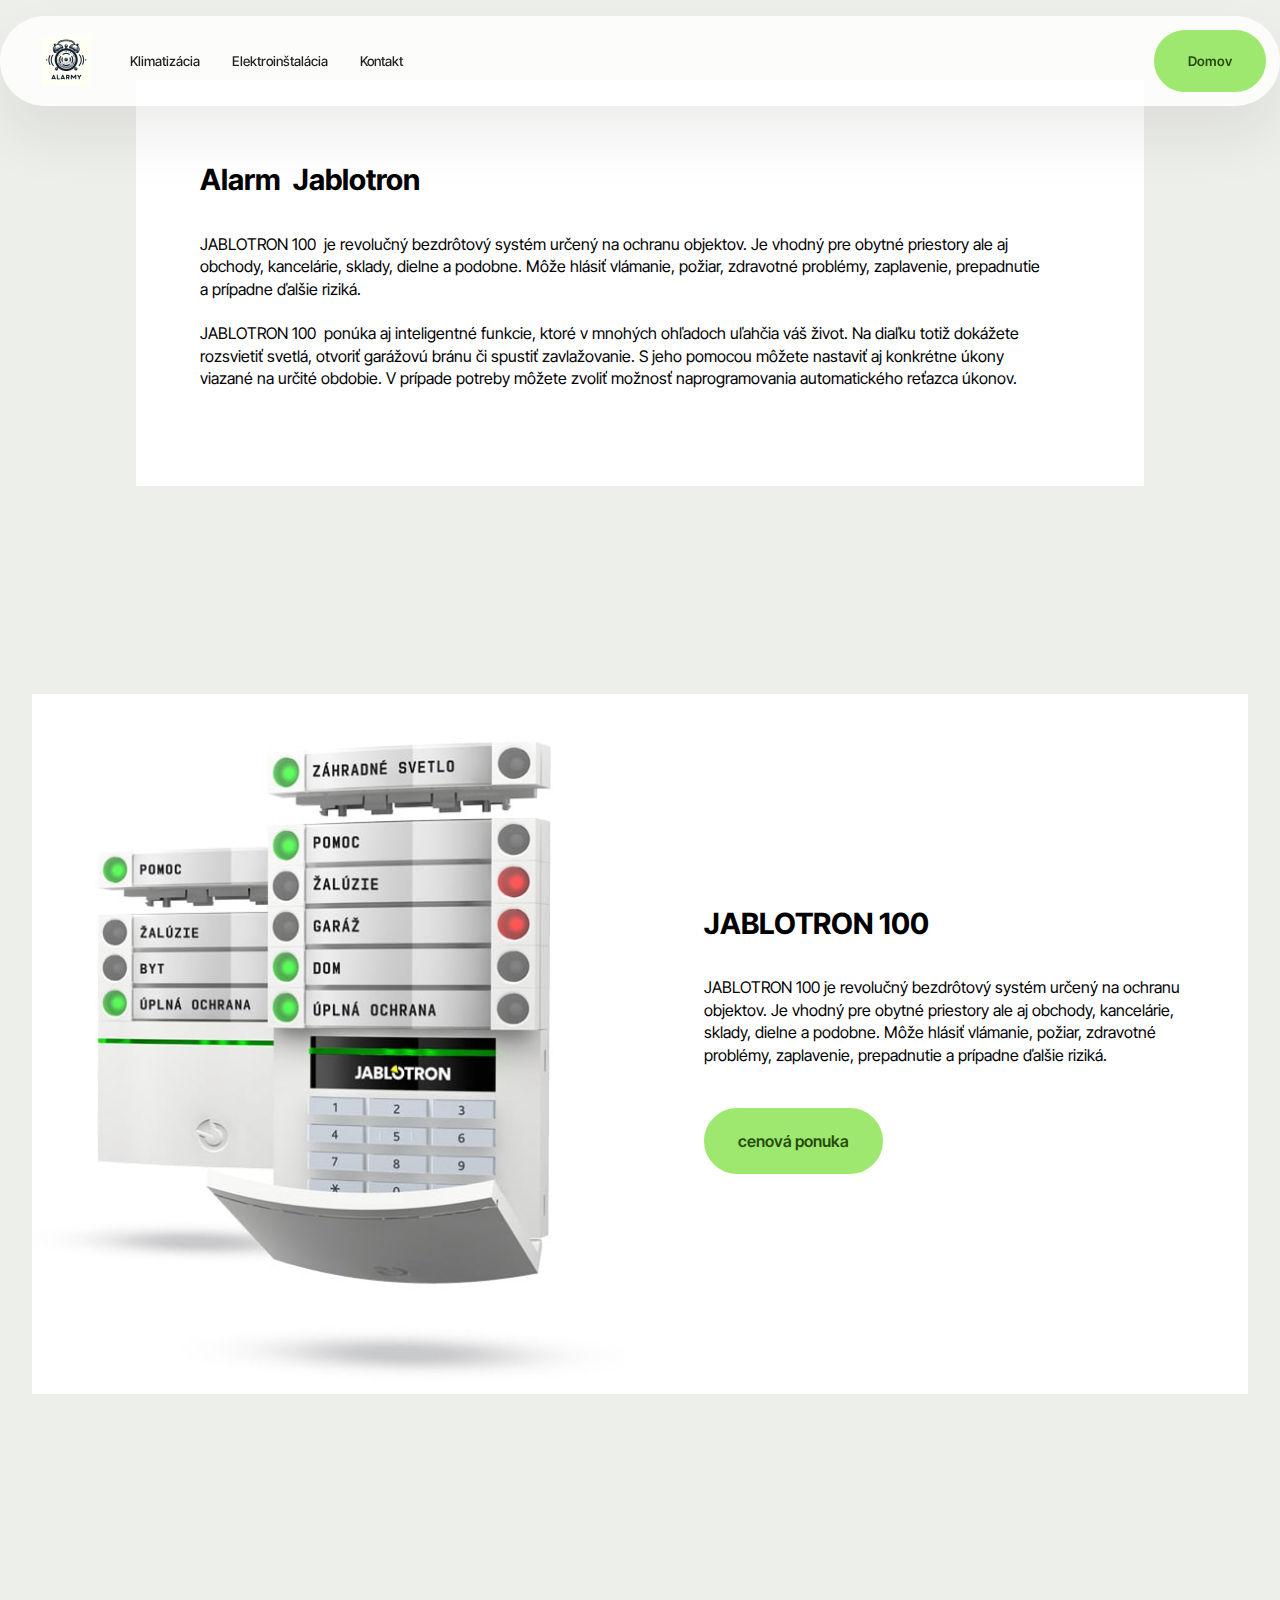
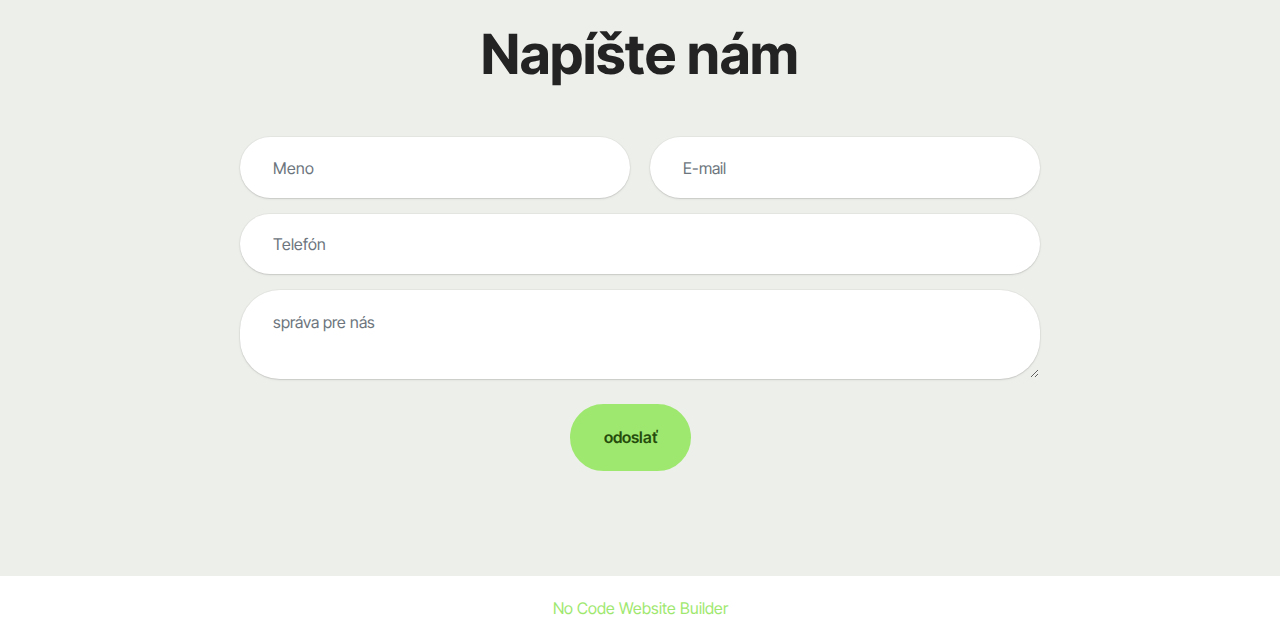
<file: page3.html>
<!DOCTYPE html>
<html  >
<head>
  <!-- Site made with Mobirise Website Builder v5.9.18, https://mobirise.com -->
  <meta charset="UTF-8">
  <meta http-equiv="X-UA-Compatible" content="IE=edge">
  <meta name="generator" content="Mobirise v5.9.18, mobirise.com">
  <meta name="viewport" content="width=device-width, initial-scale=1, minimum-scale=1">
  <link rel="shortcut icon" href="assets/images/c142950b-da43-4091-915a-2230a7af92bd-2-96x55.jpg" type="image/x-icon">
  <meta name="description" content="">
  
  
  <title>Alarm - namontuj.sk</title>
  <link rel="stylesheet" href="assets/web/assets/mobirise-icons2/mobirise2.css">
  <link rel="stylesheet" href="assets/bootstrap/css/bootstrap.min.css">
  <link rel="stylesheet" href="assets/bootstrap/css/bootstrap-grid.min.css">
  <link rel="stylesheet" href="assets/bootstrap/css/bootstrap-reboot.min.css">
  <link rel="stylesheet" href="assets/dropdown/css/style.css">
  <link rel="stylesheet" href="assets/theme/css/style.css">
  <link rel="preload" href="https://fonts.googleapis.com/css?family=Inter+Tight:100,200,300,400,500,600,700,800,900,100i,200i,300i,400i,500i,600i,700i,800i,900i&display=swap" as="style" onload="this.onload=null;this.rel='stylesheet'">
  <noscript><link rel="stylesheet" href="https://fonts.googleapis.com/css?family=Inter+Tight:100,200,300,400,500,600,700,800,900,100i,200i,300i,400i,500i,600i,700i,800i,900i&display=swap"></noscript>
  <link rel="preload" as="style" href="assets/mobirise/css/mbr-additional.css?v=fmLoCs"><link rel="stylesheet" href="assets/mobirise/css/mbr-additional.css?v=fmLoCs" type="text/css">

  
  
  
</head>
<body>
  
  <section data-bs-version="5.1" class="menu menu1 cid-uBJiZyAZXu" once="menu" id="menu01-1k">
	

	<nav class="navbar navbar-dropdown navbar-fixed-top navbar-expand-lg">
		<div class="container">
			<div class="navbar-brand">
				<span class="navbar-logo">
					<a href="index.html">
						<img src="assets/images/file-6fry86uazv89whg2xurer7-96x96.jpg" alt="Mobirise Website Builder" style="height: 3rem;">
					</a>
				</span>
				
			</div>
			<button class="navbar-toggler" type="button" data-toggle="collapse" data-bs-toggle="collapse" data-target="#navbarSupportedContent" data-bs-target="#navbarSupportedContent" aria-controls="navbarNavAltMarkup" aria-expanded="false" aria-label="Toggle navigation">
				<div class="hamburger">
					<span></span>
					<span></span>
					<span></span>
					<span></span>
				</div>
			</button>
			<div class="collapse navbar-collapse" id="navbarSupportedContent">
				<ul class="navbar-nav nav-dropdown" data-app-modern-menu="true"><li class="nav-item">
						<a class="nav-link link text-black text-primary display-4" href="page1.html">Klimatizácia</a>
					</li>
					<li class="nav-item">
						<a class="nav-link link text-black text-primary display-4" href="index.html#list05-8" aria-expanded="false">Elektroinštalácia</a>
					</li>
					<li class="nav-item">
						<a class="nav-link link text-black text-primary display-4" href="page4.html">Kontakt</a>
					</li></ul>
				
				<div class="navbar-buttons mbr-section-btn"><a class="btn btn-primary display-4" href="index.html">Domov</a></div>
			</div>
		</div>
	</nav>
</section>

<section data-bs-version="5.1" class="article07 cid-uAdFQdHIg9" id="article07-17">
  

  
  
  <div class="container">
    <div class="row justify-content-center">
      <div class="card col-md-12 col-lg-10">
        <div class="card-wrapper">
          <h3 class="card-title mbr-fonts-style mbr-white mt-3 mb-4 display-5"><strong>Alarm&nbsp; Jablotron&nbsp;</strong></h3>
          <div class="row card-box align-left">
            <div class="item features-without-image col-12">
              <div class="item-wrapper">
                
                <p class="mbr-text mbr-fonts-style display-7">JABLOTRON 100&nbsp; je revolučný bezdrôtový systém určený na ochranu objektov. Je vhodný pre obytné priestory ale aj obchody, kancelárie, sklady, dielne a podobne. Môže hlásiť vlámanie, požiar, zdravotné problémy, zaplavenie, prepadnutie a prípadne ďalšie riziká.
<br>
<br>JABLOTRON 100&nbsp; ponúka aj inteligentné funkcie, ktoré v mnohých ohľadoch uľahčia váš život. Na diaľku totiž dokážete rozsvietiť svetlá, otvoriť garážovú bránu či spustiť zavlažovanie. S jeho pomocou môžete nastaviť aj konkrétne úkony viazané na určité obdobie. V prípade potreby môžete zvoliť možnosť naprogramovania automatického reťazca úkonov.</p>
              </div>
            </div>
            
            
            <div class="item features-without-image col-12">
              <div class="item-wrapper">
                
                <p class="mbr-text mbr-fonts-style display-7"></p>
              </div>
            </div>
          </div>
          
        </div>
      </div>
    </div>
  </div>
</section>

<section data-bs-version="5.1" class="features024 cid-uAfPddzTx7" id="features024-19">
  

  
  

  <div class="container">
    <div class="row justify-content-center align-items-center">
      <div class="col-12">
        <div class="card-wrapper">
          <div class="row">
            <div class="col-12 col-md-12 col-lg-6 image-wrapper">
              <img class="w-100" src="assets/images/2klavesnicesk-600x731.jpg" alt="Mobirise Website Builder">
            </div>
            <div class="col-12 col-lg col-md-12">
              <div class="text-wrapper align-left">
                <h5 class="mbr-section-title mbr-fonts-style mb-4 display-5"><strong>JABLOTRON 100</strong></h5>
                
                <p class="mbr-text mbr-fonts-style mb-4 display-7">
                  JABLOTRON 100  je revolučný bezdrôtový systém určený na ochranu objektov. Je vhodný pre obytné priestory ale aj obchody, kancelárie, sklady, dielne a podobne. Môže hlásiť vlámanie, požiar, zdravotné problémy, zaplavenie, prepadnutie a prípadne ďalšie riziká.
                </p>
                <div class="mbr-section-btn mt-3"><a class="btn btn-lg btn-primary display-7" href="page3.html#form02-18">cenová ponuka</a></div>
              </div>
            </div>
          </div>
        </div>
      </div>
    </div>
  </div>
</section>

<section data-bs-version="5.1" class="form5 cid-uAfOO0VgSm" id="form02-18">
    
    
    <div class="container">
        <div class="row justify-content-center">
            <div class="col-12 content-head">
                <div class="mbr-section-head mb-5">
                    <h3 class="mbr-section-title mbr-fonts-style align-center mb-0 display-2"><strong>Napíšte nám</strong></h3>
                    
                </div>
            </div>
        </div>
        <div class="row justify-content-center">
            <div class="col-lg-8 mx-auto mbr-form" data-form-type="formoid">
                <form action="https://mobirise.eu/" method="POST" class="mbr-form form-with-styler" data-form-title="Form Name"><input type="hidden" name="email" data-form-email="true" value="e7t4XTm9UMB3VW8pbFtseWM2pdBzbaecSjEL/UC2ADNAlgI7YvqPAaoBH5J8Q9sgULfzuA9MR91QN9u13lfzZSzEfIoIMdkGb6+MfwTgVz56JT86C9DAyl0+5gav1EEZ">
                    <div class="row">
                        <div hidden="hidden" data-form-alert="" class="alert alert-success col-12">Thanks for filling out the form!</div>
                        <div hidden="hidden" data-form-alert-danger="" class="alert alert-danger col-12">
                            Oops...! some problem!
                        </div>
                    </div>
                    <div class="dragArea row">
                        <div class="col-md col-sm-12 form-group mb-3" data-for="name">
                            <input type="text" name="name" placeholder="Meno" data-form-field="name" class="form-control" value="" id="name-form02-18">
                        </div>
                        <div class="col-md col-sm-12 form-group mb-3" data-for="email">
                            <input type="email" name="email" placeholder="E-mail" data-form-field="email" class="form-control" value="" id="email-form02-18">
                        </div>
                        <div class="col-12 form-group mb-3" data-for="phone">
                            <input type="tel" name="phone" placeholder="Telefón" data-form-field="phone" class="form-control" value="" id="phone-form02-18">
                        </div>
                        <div class="col-12 form-group mb-3" data-for="textarea">
                            <textarea name="textarea" placeholder="správa pre nás" data-form-field="textarea" class="form-control" id="textarea-form02-18"></textarea>
                        </div>
                        <div class="col-lg-12 col-md-12 col-sm-12 align-center mbr-section-btn"><button type="submit" class="btn btn-primary display-7">odoslať</button></div>
                    </div>
                </form>
            </div>
        </div>
    </div>
</section><section class="display-7" style="padding: 0;align-items: center;justify-content: center;flex-wrap: wrap;    align-content: center;display: flex;position: relative;height: 4rem;"><a href="https://mobiri.se/3651083" style="flex: 1 1;height: 4rem;position: absolute;width: 100%;z-index: 1;"><img alt="" style="height: 4rem;" src="[data-uri]"></a><p style="margin: 0;text-align: center;" class="display-7">&#8204;</p><a style="z-index:1" href="https://mobirise.com/builder/no-code-website-builder.html">No Code Website Builder</a></section><script src="assets/bootstrap/js/bootstrap.bundle.min.js"></script>  <script src="assets/smoothscroll/smooth-scroll.js"></script>  <script src="assets/ytplayer/index.js"></script>  <script src="assets/dropdown/js/navbar-dropdown.js"></script>  <script src="assets/theme/js/script.js"></script>  <script src="assets/formoid/formoid.min.js"></script>  
  
  
</body>
</html>
</file>
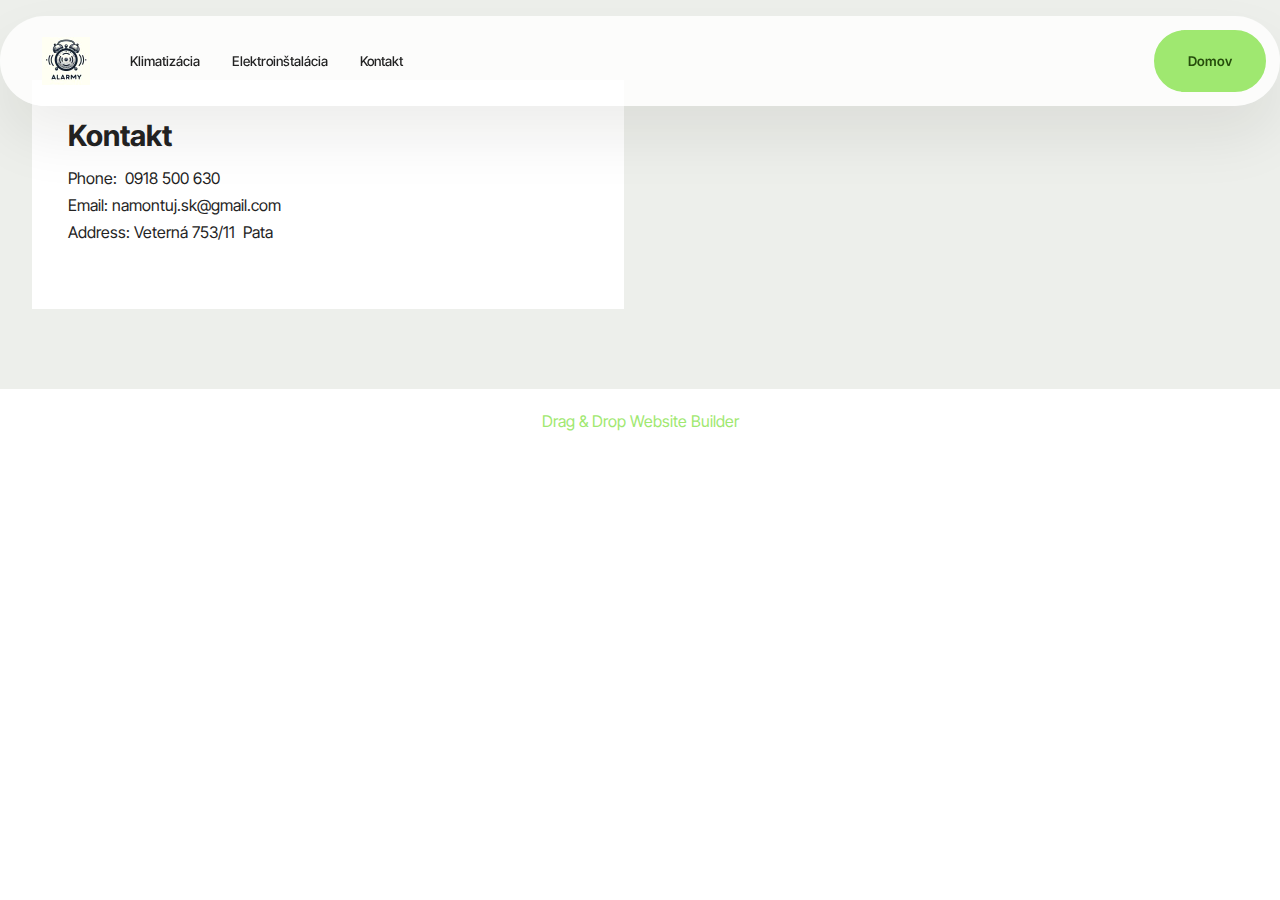
<file: page4.html>
<!DOCTYPE html>
<html  >
<head>
  <!-- Site made with Mobirise Website Builder v5.9.18, https://mobirise.com -->
  <meta charset="UTF-8">
  <meta http-equiv="X-UA-Compatible" content="IE=edge">
  <meta name="generator" content="Mobirise v5.9.18, mobirise.com">
  <meta name="viewport" content="width=device-width, initial-scale=1, minimum-scale=1">
  <link rel="shortcut icon" href="assets/images/c142950b-da43-4091-915a-2230a7af92bd-2-96x55.jpg" type="image/x-icon">
  <meta name="description" content="">
  
  
  <title>oprava a servis - namontuj.sk</title>
  <link rel="stylesheet" href="assets/web/assets/mobirise-icons2/mobirise2.css">
  <link rel="stylesheet" href="assets/bootstrap/css/bootstrap.min.css">
  <link rel="stylesheet" href="assets/bootstrap/css/bootstrap-grid.min.css">
  <link rel="stylesheet" href="assets/bootstrap/css/bootstrap-reboot.min.css">
  <link rel="stylesheet" href="assets/dropdown/css/style.css">
  <link rel="stylesheet" href="assets/theme/css/style.css">
  <link rel="preload" href="https://fonts.googleapis.com/css?family=Inter+Tight:100,200,300,400,500,600,700,800,900,100i,200i,300i,400i,500i,600i,700i,800i,900i&display=swap" as="style" onload="this.onload=null;this.rel='stylesheet'">
  <noscript><link rel="stylesheet" href="https://fonts.googleapis.com/css?family=Inter+Tight:100,200,300,400,500,600,700,800,900,100i,200i,300i,400i,500i,600i,700i,800i,900i&display=swap"></noscript>
  <link rel="preload" as="style" href="assets/mobirise/css/mbr-additional.css?v=jVjxtn"><link rel="stylesheet" href="assets/mobirise/css/mbr-additional.css?v=jVjxtn" type="text/css">

  
  
  
</head>
<body>
  
  <section data-bs-version="5.1" class="menu menu1 cid-tJGsCG1vVL" once="menu" id="menu01-1">
	

	<nav class="navbar navbar-dropdown navbar-fixed-top navbar-expand-lg">
		<div class="container">
			<div class="navbar-brand">
				<span class="navbar-logo">
					<a href="index.html">
						<img src="assets/images/file-6fry86uazv89whg2xurer7-96x96.jpg" alt="Mobirise Website Builder" style="height: 3rem;">
					</a>
				</span>
				
			</div>
			<button class="navbar-toggler" type="button" data-toggle="collapse" data-bs-toggle="collapse" data-target="#navbarSupportedContent" data-bs-target="#navbarSupportedContent" aria-controls="navbarNavAltMarkup" aria-expanded="false" aria-label="Toggle navigation">
				<div class="hamburger">
					<span></span>
					<span></span>
					<span></span>
					<span></span>
				</div>
			</button>
			<div class="collapse navbar-collapse" id="navbarSupportedContent">
				<ul class="navbar-nav nav-dropdown" data-app-modern-menu="true"><li class="nav-item">
						<a class="nav-link link text-black text-primary display-4" href="page1.html">Klimatizácia</a>
					</li>
					<li class="nav-item">
						<a class="nav-link link text-black text-primary display-4" href="index.html#list05-8" aria-expanded="false">Elektroinštalácia</a>
					</li>
					<li class="nav-item">
						<a class="nav-link link text-black text-primary display-4" href="page4.html">Kontakt</a>
					</li></ul>
				
				<div class="navbar-buttons mbr-section-btn"><a class="btn btn-primary display-4" href="index.html">Domov</a></div>
			</div>
		</div>
	</nav>
</section>

<section data-bs-version="5.1" class="contacts02 map1 cid-uAjRUf1aJI" id="contacts02-1a">

    

    
    <div class="container">
        <div class="row justify-content-center">
            <div class="col-12 content-head">
                
            </div>
        </div>
        <div class="row justify-content-center">
            <div class="card col-12 col-md-12 col-lg-6">
                <div class="card-wrapper">
                    <div class="text-wrapper">
                        <h5 class="cardTitle mbr-fonts-style mb-2 display-5"><strong>Kontakt</strong></h5>
                        <ul class="list mbr-fonts-style display-7">
                            <li class="mbr-text item-wrap">Phone:&nbsp; 0918 500 630</li>
                            <li class="mbr-text item-wrap">Email: namontuj.sk@gmail.com</li>
                            <li class="mbr-text item-wrap">Address: Veterná 753/11&nbsp; Pata</li>
                            <li class="mbr-text item-wrap"><br></li>
                        </ul>
                    </div>
                </div>
            </div>
            <div class="map-wrapper col-md-12 col-lg-6">
                <div class="google-map"><iframe frameborder="0" style="border:0" src="https://www.google.com/maps/embed?pb=!1m18!1m12!1m3!1d2430.3391682926804!2d17.817782186426516!3d48.28264486695838!2m3!1f0!2f0!3f0!3m2!1i1024!2i768!4f13.1!3m3!1m2!1s0x476b6833b04f2637%3A0x564067b13cd1542b!2sVetern%C3%A1%20753%2F11%2C%20925%2053%20Pata%2C%20Slovakia!5e1!3m2!1sen!2sus!4v1737317524804!5m2!1sen!2sus" allowfullscreen=""></iframe></div>
            </div>
        </div>
    </div>
</section><section class="display-7" style="padding: 0;align-items: center;justify-content: center;flex-wrap: wrap;    align-content: center;display: flex;position: relative;height: 4rem;"><a href="https://mobiri.se/3651083" style="flex: 1 1;height: 4rem;position: absolute;width: 100%;z-index: 1;"><img alt="" style="height: 4rem;" src="[data-uri]"></a><p style="margin: 0;text-align: center;" class="display-7">&#8204;</p><a style="z-index:1" href="https://mobirise.com/drag-drop-website-builder.html">Drag & Drop Website Builder</a></section><script src="assets/bootstrap/js/bootstrap.bundle.min.js"></script>  <script src="assets/smoothscroll/smooth-scroll.js"></script>  <script src="assets/ytplayer/index.js"></script>  <script src="assets/dropdown/js/navbar-dropdown.js"></script>  <script src="assets/theme/js/script.js"></script>  
  
  
</body>
</html>
</file>
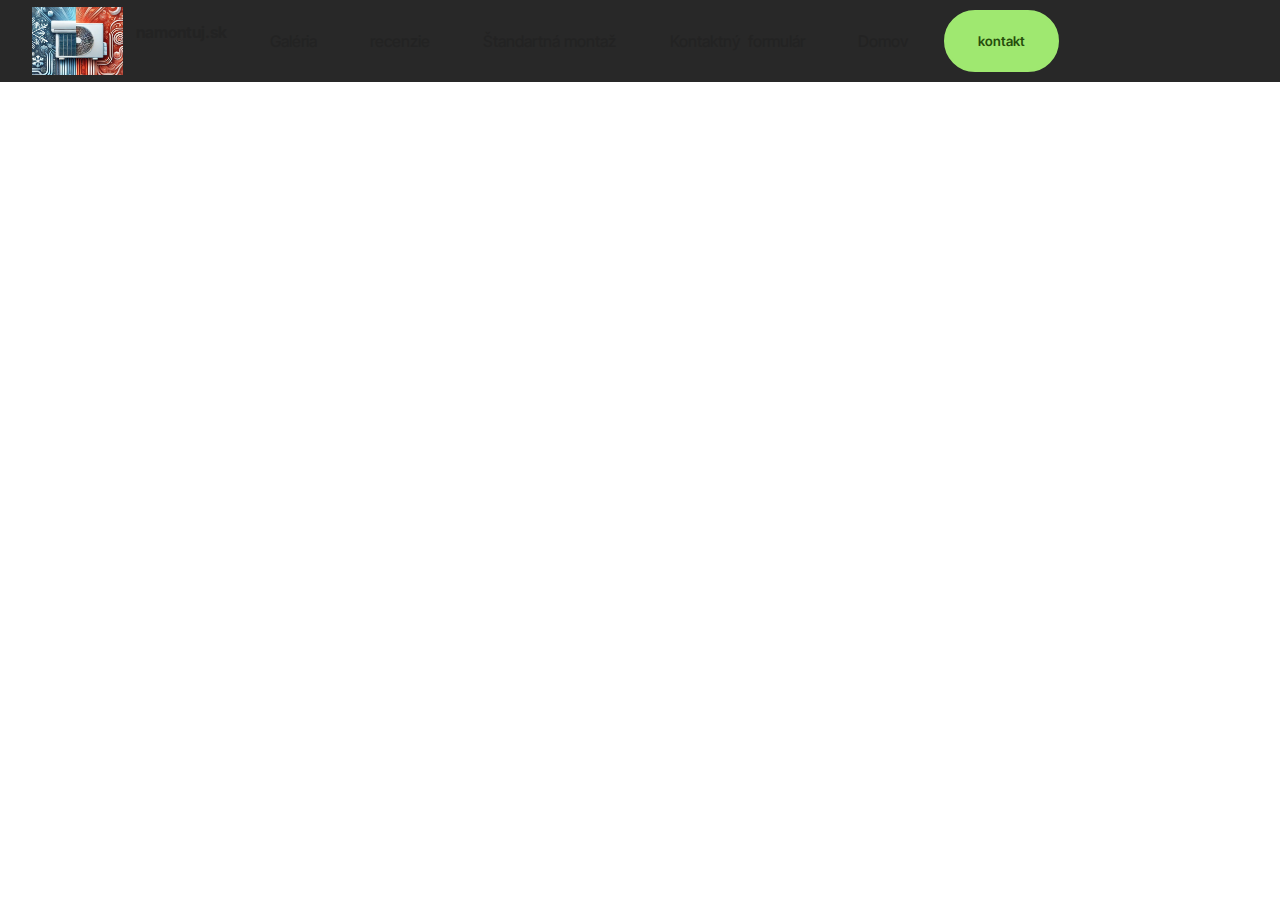
<file: page5.html>
<!DOCTYPE html>
<html  >
<head>
  <!-- Site made with Mobirise Website Builder v5.9.18, https://mobirise.com -->
  <meta charset="UTF-8">
  <meta http-equiv="X-UA-Compatible" content="IE=edge">
  <meta name="generator" content="Mobirise v5.9.18, mobirise.com">
  <meta name="viewport" content="width=device-width, initial-scale=1, minimum-scale=1">
  <link rel="shortcut icon" href="assets/images/c142950b-da43-4091-915a-2230a7af92bd-2-96x55.jpg" type="image/x-icon">
  <meta name="description" content="">
  
  
  <title>Recenzia</title>
  <link rel="stylesheet" href="assets/bootstrap/css/bootstrap.min.css">
  <link rel="stylesheet" href="assets/bootstrap/css/bootstrap-grid.min.css">
  <link rel="stylesheet" href="assets/bootstrap/css/bootstrap-reboot.min.css">
  <link rel="stylesheet" href="assets/dropdown/css/style.css">
  <link rel="stylesheet" href="assets/theme/css/style.css">
  <link rel="preload" href="https://fonts.googleapis.com/css?family=Inter+Tight:100,200,300,400,500,600,700,800,900,100i,200i,300i,400i,500i,600i,700i,800i,900i&display=swap" as="style" onload="this.onload=null;this.rel='stylesheet'">
  <noscript><link rel="stylesheet" href="https://fonts.googleapis.com/css?family=Inter+Tight:100,200,300,400,500,600,700,800,900,100i,200i,300i,400i,500i,600i,700i,800i,900i&display=swap"></noscript>
  <link rel="preload" as="style" href="assets/mobirise/css/mbr-additional.css?v=RcEpdW"><link rel="stylesheet" href="assets/mobirise/css/mbr-additional.css?v=RcEpdW" type="text/css">

  
  
  
</head>
<body>
  
  <section data-bs-version="5.1" class="menu menu5 cid-uxbMlUumQC" once="menu" id="menu05-1b">
	

	<nav class="navbar navbar-dropdown navbar-fixed-top navbar-expand-lg">
		<div class="container">
			<div class="navbar-brand">
				<span class="navbar-logo">
					<a href="https://mobiri.se">
						<img src="assets/images/c142950b-da43-4091-915a-2230a7af92bd-2.jpeg" alt="Mobirise Website Builder" style="height: 4.3rem;">
					</a>
				</span>
				<span class="navbar-caption-wrap"><a class="navbar-caption text-black display-7" href="https://mobiri.se">namontuj.sk</a></span>
			</div>
			<button class="navbar-toggler" type="button" data-toggle="collapse" data-bs-toggle="collapse" data-target="#navbarSupportedContent" data-bs-target="#navbarSupportedContent" aria-controls="navbarNavAltMarkup" aria-expanded="false" aria-label="Toggle navigation">
				<div class="hamburger">
					<span></span>
					<span></span>
					<span></span>
					<span></span>
				</div>
			</button>
			<div class="collapse navbar-collapse" id="navbarSupportedContent">
				<ul class="navbar-nav nav-dropdown" data-app-modern-menu="true"><li class="nav-item">
						<a class="nav-link link text-black text-primary display-7" href="index.html#gallery03-5" aria-expanded="false">Galéria</a>
					</li><li class="nav-item"><a class="nav-link link text-black text-primary display-7" href="page5.html#people04-1c" target="_blank">recenzie</a></li><li class="nav-item"><a class="nav-link link text-black text-primary display-7" href="index.html#list04-6">Štandartná montaž</a></li><li class="nav-item"><a class="nav-link link text-black text-primary display-7" href="index.html#form02-c">Kontaktný&nbsp; formulár</a></li><li class="nav-item">
						<a class="nav-link link text-black text-primary display-7" href="index.html#features04-3">Domov</a>
					</li></ul>
				<div class="navbar-buttons mbr-section-btn"><a class="btn btn-primary display-4" href="index.html#contacts02-a">kontakt</a></div>
			</div>
		</div>
	</nav>
</section><section class="display-7" style="padding: 0;align-items: center;justify-content: center;flex-wrap: wrap;    align-content: center;display: flex;position: relative;height: 4rem;"><a href="https://mobiri.se/3651083" style="flex: 1 1;height: 4rem;position: absolute;width: 100%;z-index: 1;"><img alt="" style="height: 4rem;" src="[data-uri]"></a><p style="margin: 0;text-align: center;" class="display-7">&#8204;</p><a style="z-index:1" href="https://mobirise.com/html-builder.html">HTML Creator</a></section><script src="assets/bootstrap/js/bootstrap.bundle.min.js"></script>  <script src="assets/smoothscroll/smooth-scroll.js"></script>  <script src="assets/ytplayer/index.js"></script>  <script src="assets/dropdown/js/navbar-dropdown.js"></script>  <script src="assets/theme/js/script.js"></script>  
  
  
</body>
</html>
</file>
<file: assets/web/assets/mobirise-icons2/mobirise2.css>
@font-face {
  font-family: 'Moririse2';
  font-display: swap;
  src:  url('mobirise2.eot?f2bix4');
  src:  url('mobirise2.eot?f2bix4#iefix') format('embedded-opentype'),
    url('mobirise2.ttf?f2bix4') format('truetype'),
    url('mobirise2.woff?f2bix4') format('woff'),
    url('mobirise2.svg?f2bix4#mobirise2') format('svg');
  font-weight: normal;
  font-style: normal;
}

[class^="mobi-"], [class*=" mobi-"] {
  /* use !important to prevent issues with browser extensions that change fonts */
  font-family: 'Moririse2' !important;
  speak: none;
  font-style: normal;
  font-weight: normal;
  font-variant: normal;
  text-transform: none;
  line-height: 1;

  /* Better Font Rendering =========== */
  -webkit-font-smoothing: antialiased;
  -moz-osx-font-smoothing: grayscale;
}

.mobi-mbri-add-submenu:before {
  content: "\e900";
}
.mobi-mbri-alert:before {
  content: "\e901";
}
.mobi-mbri-align-center:before {
  content: "\e902";
}
.mobi-mbri-align-justify:before {
  content: "\e903";
}
.mobi-mbri-align-left:before {
  content: "\e904";
}
.mobi-mbri-align-right:before {
  content: "\e905";
}
.mobi-mbri-android:before {
  content: "\e906";
}
.mobi-mbri-apple:before {
  content: "\e907";
}
.mobi-mbri-arrow-down:before {
  content: "\e908";
}
.mobi-mbri-arrow-next:before {
  content: "\e909";
}
.mobi-mbri-arrow-prev:before {
  content: "\e90a";
}
.mobi-mbri-arrow-up:before {
  content: "\e90b";
}
.mobi-mbri-bold:before {
  content: "\e90c";
}
.mobi-mbri-bookmark:before {
  content: "\e90d";
}
.mobi-mbri-bootstrap:before {
  content: "\e90e";
}
.mobi-mbri-briefcase:before {
  content: "\e90f";
}
.mobi-mbri-browse:before {
  content: "\e910";
}
.mobi-mbri-bulleted-list:before {
  content: "\e911";
}
.mobi-mbri-calendar:before {
  content: "\e912";
}
.mobi-mbri-camera:before {
  content: "\e913";
}
.mobi-mbri-cart-add:before {
  content: "\e914";
}
.mobi-mbri-cart-full:before {
  content: "\e915";
}
.mobi-mbri-cash:before {
  content: "\e916";
}
.mobi-mbri-change-style:before {
  content: "\e917";
}
.mobi-mbri-chat:before {
  content: "\e918";
}
.mobi-mbri-clock:before {
  content: "\e919";
}
.mobi-mbri-close:before {
  content: "\e91a";
}
.mobi-mbri-cloud:before {
  content: "\e91b";
}
.mobi-mbri-code:before {
  content: "\e91c";
}
.mobi-mbri-contact-form:before {
  content: "\e91d";
}
.mobi-mbri-credit-card:before {
  content: "\e91e";
}
.mobi-mbri-cursor-click:before {
  content: "\e91f";
}
.mobi-mbri-cust-feedback:before {
  content: "\e920";
}
.mobi-mbri-database:before {
  content: "\e921";
}
.mobi-mbri-delivery:before {
  content: "\e922";
}
.mobi-mbri-desktop:before {
  content: "\e923";
}
.mobi-mbri-devices:before {
  content: "\e924";
}
.mobi-mbri-down:before {
  content: "\e925";
}
.mobi-mbri-download-2:before {
  content: "\e926";
}
.mobi-mbri-download:before {
  content: "\e927";
}
.mobi-mbri-drag-n-drop-2:before {
  content: "\e928";
}
.mobi-mbri-drag-n-drop:before {
  content: "\e929";
}
.mobi-mbri-edit-2:before {
  content: "\e92a";
}
.mobi-mbri-edit:before {
  content: "\e92b";
}
.mobi-mbri-error:before {
  content: "\e92c";
}
.mobi-mbri-extension:before {
  content: "\e92d";
}
.mobi-mbri-features:before {
  content: "\e92e";
}
.mobi-mbri-file:before {
  content: "\e92f";
}
.mobi-mbri-flag:before {
  content: "\e930";
}
.mobi-mbri-folder:before {
  content: "\e931";
}
.mobi-mbri-gift:before {
  content: "\e932";
}
.mobi-mbri-github:before {
  content: "\e933";
}
.mobi-mbri-globe-2:before {
  content: "\e934";
}
.mobi-mbri-globe:before {
  content: "\e935";
}
.mobi-mbri-growing-chart:before {
  content: "\e936";
}
.mobi-mbri-hearth:before {
  content: "\e937";
}
.mobi-mbri-help:before {
  content: "\e938";
}
.mobi-mbri-home:before {
  content: "\e939";
}
.mobi-mbri-hot-cup:before {
  content: "\e93a";
}
.mobi-mbri-idea:before {
  content: "\e93b";
}
.mobi-mbri-image-gallery:before {
  content: "\e93c";
}
.mobi-mbri-image-slider:before {
  content: "\e93d";
}
.mobi-mbri-info:before {
  content: "\e93e";
}
.mobi-mbri-italic:before {
  content: "\e93f";
}
.mobi-mbri-key:before {
  content: "\e940";
}
.mobi-mbri-laptop:before {
  content: "\e941";
}
.mobi-mbri-layers:before {
  content: "\e942";
}
.mobi-mbri-left-right:before {
  content: "\e943";
}
.mobi-mbri-left:before {
  content: "\e944";
}
.mobi-mbri-letter:before {
  content: "\e945";
}
.mobi-mbri-like:before {
  content: "\e946";
}
.mobi-mbri-link:before {
  content: "\e947";
}
.mobi-mbri-lock:before {
  content: "\e948";
}
.mobi-mbri-login:before {
  content: "\e949";
}
.mobi-mbri-logout:before {
  content: "\e94a";
}
.mobi-mbri-magic-stick:before {
  content: "\e94b";
}
.mobi-mbri-map-pin:before {
  content: "\e94c";
}
.mobi-mbri-menu:before {
  content: "\e94d";
}
.mobi-mbri-mobile-2:before {
  content: "\e94e";
}
.mobi-mbri-mobile-horizontal:before {
  content: "\e94f";
}
.mobi-mbri-mobile:before {
  content: "\e950";
}
.mobi-mbri-mobirise:before {
  content: "\e951";
}
.mobi-mbri-more-horizontal:before {
  content: "\e952";
}
.mobi-mbri-more-vertical:before {
  content: "\e953";
}
.mobi-mbri-music:before {
  content: "\e954";
}
.mobi-mbri-new-file:before {
  content: "\e955";
}
.mobi-mbri-numbered-list:before {
  content: "\e956";
}
.mobi-mbri-opened-folder:before {
  content: "\e957";
}
.mobi-mbri-pages:before {
  content: "\e958";
}
.mobi-mbri-paper-plane:before {
  content: "\e959";
}
.mobi-mbri-paperclip:before {
  content: "\e95a";
}
.mobi-mbri-phone:before {
  content: "\e95b";
}
.mobi-mbri-photo:before {
  content: "\e95c";
}
.mobi-mbri-photos:before {
  content: "\e95d";
}
.mobi-mbri-pin:before {
  content: "\e95e";
}
.mobi-mbri-play:before {
  content: "\e95f";
}
.mobi-mbri-plus:before {
  content: "\e960";
}
.mobi-mbri-preview:before {
  content: "\e961";
}
.mobi-mbri-print:before {
  content: "\e962";
}
.mobi-mbri-protect:before {
  content: "\e963";
}
.mobi-mbri-question:before {
  content: "\e964";
}
.mobi-mbri-quote-left:before {
  content: "\e965";
}
.mobi-mbri-quote-right:before {
  content: "\e966";
}
.mobi-mbri-redo:before {
  content: "\e967";
}
.mobi-mbri-refresh:before {
  content: "\e968";
}
.mobi-mbri-responsive-2:before {
  content: "\e969";
}
.mobi-mbri-responsive:before {
  content: "\e96a";
}
.mobi-mbri-right:before {
  content: "\e96b";
}
.mobi-mbri-rocket:before {
  content: "\e96c";
}
.mobi-mbri-sad-face:before {
  content: "\e96d";
}
.mobi-mbri-sale:before {
  content: "\e96e";
}
.mobi-mbri-save:before {
  content: "\e96f";
}
.mobi-mbri-search:before {
  content: "\e970";
}
.mobi-mbri-setting-2:before {
  content: "\e971";
}
.mobi-mbri-setting-3:before {
  content: "\e972";
}
.mobi-mbri-setting:before {
  content: "\e973";
}
.mobi-mbri-share:before {
  content: "\e974";
}
.mobi-mbri-shopping-bag:before {
  content: "\e975";
}
.mobi-mbri-shopping-basket:before {
  content: "\e976";
}
.mobi-mbri-shopping-cart:before {
  content: "\e977";
}
.mobi-mbri-sites:before {
  content: "\e978";
}
.mobi-mbri-smile-face:before {
  content: "\e979";
}
.mobi-mbri-speed:before {
  content: "\e97a";
}
.mobi-mbri-star:before {
  content: "\e97b";
}
.mobi-mbri-success:before {
  content: "\e97c";
}
.mobi-mbri-sun:before {
  content: "\e97d";
}
.mobi-mbri-sun2:before {
  content: "\e97e";
}
.mobi-mbri-tablet-vertical:before {
  content: "\e97f";
}
.mobi-mbri-tablet:before {
  content: "\e980";
}
.mobi-mbri-target:before {
  content: "\e981";
}
.mobi-mbri-timer:before {
  content: "\e982";
}
.mobi-mbri-to-ftp:before {
  content: "\e983";
}
.mobi-mbri-to-local-drive:before {
  content: "\e984";
}
.mobi-mbri-touch-swipe:before {
  content: "\e985";
}
.mobi-mbri-touch:before {
  content: "\e986";
}
.mobi-mbri-trash:before {
  content: "\e987";
}
.mobi-mbri-underline:before {
  content: "\e988";
}
.mobi-mbri-undo:before {
  content: "\e989";
}
.mobi-mbri-unlink:before {
  content: "\e98a";
}
.mobi-mbri-unlock:before {
  content: "\e98b";
}
.mobi-mbri-up-down:before {
  content: "\e98c";
}
.mobi-mbri-up:before {
  content: "\e98d";
}
.mobi-mbri-update:before {
  content: "\e98e";
}
.mobi-mbri-upload-2:before {
  content: "\e98f";
}
.mobi-mbri-upload:before {
  content: "\e990";
}
.mobi-mbri-user-2:before {
  content: "\e991";
}
.mobi-mbri-user:before {
  content: "\e992";
}
.mobi-mbri-users:before {
  content: "\e993";
}
.mobi-mbri-video-play:before {
  content: "\e994";
}
.mobi-mbri-video:before {
  content: "\e995";
}
.mobi-mbri-watch:before {
  content: "\e996";
}
.mobi-mbri-website-theme-2:before {
  content: "\e997";
}
.mobi-mbri-website-theme:before {
  content: "\e998";
}
.mobi-mbri-wifi:before {
  content: "\e999";
}
.mobi-mbri-windows:before {
  content: "\e99a";
}
.mobi-mbri-zoom-in:before {
  content: "\e99b";
}
.mobi-mbri-zoom-out:before {
  content: "\e99c";
}
</file>
<file: assets/dropdown/css/style.css>
.navbar-dropdown {
  left: 0;
  padding: 0;
  position: absolute;
  right: 0;
  top: 0;
  transition: all 0.45s ease;
  z-index: 1030;
  background: #282828; }
  .navbar-dropdown .navbar-logo {
    margin-right: 0.8rem;
    transition: margin 0.3s ease-in-out;
    vertical-align: middle; }
    .navbar-dropdown .navbar-logo img {
      height: 3.125rem;
      transition: all 0.3s ease-in-out; }
    .navbar-dropdown .navbar-logo.mbr-iconfont {
      font-size: 3.125rem;
      line-height: 3.125rem; }
  .navbar-dropdown .navbar-caption {
    font-weight: 700;
    white-space: normal;
    vertical-align: -4px;
    line-height: 3.125rem !important; }
    .navbar-dropdown .navbar-caption, .navbar-dropdown .navbar-caption:hover {
      color: inherit;
      text-decoration: none; }
  .navbar-dropdown .mbr-iconfont + .navbar-caption {
    vertical-align: -1px; }
  .navbar-dropdown.navbar-fixed-top {
    position: fixed; }
  .navbar-dropdown .navbar-brand span {
    vertical-align: -4px; }
  .navbar-dropdown.bg-color.transparent {
    background: none; }
  .navbar-dropdown.navbar-short .navbar-brand {
    padding: 0.625rem 0; }
    .navbar-dropdown.navbar-short .navbar-brand span {
      vertical-align: -1px; }
  .navbar-dropdown.navbar-short .navbar-caption {
    line-height: 2.375rem !important;
    vertical-align: -2px; }
  .navbar-dropdown.navbar-short .navbar-logo {
    margin-right: 0.5rem; }
    .navbar-dropdown.navbar-short .navbar-logo img {
      height: 2.375rem; }
    .navbar-dropdown.navbar-short .navbar-logo.mbr-iconfont {
      font-size: 2.375rem;
      line-height: 2.375rem; }
  .navbar-dropdown.navbar-short .mbr-table-cell {
    height: 3.625rem; }
  .navbar-dropdown .navbar-close {
    left: 0.6875rem;
    position: fixed;
    top: 0.75rem;
    z-index: 1000; }
  .navbar-dropdown .hamburger-icon {
    content: "";
    display: inline-block;
    vertical-align: middle;
    width: 16px;
    -webkit-box-shadow: 0 -6px 0 1px #282828,0 0 0 1px #282828,0 6px 0 1px #282828;
    -moz-box-shadow: 0 -6px 0 1px #282828,0 0 0 1px #282828,0 6px 0 1px #282828;
    box-shadow: 0 -6px 0 1px #282828,0 0 0 1px #282828,0 6px 0 1px #282828; }

.dropdown-menu .dropdown-toggle[data-toggle="dropdown-submenu"]::after {
  border-bottom: 0.35em solid transparent;
  border-left: 0.35em solid;
  border-right: 0;
  border-top: 0.35em solid transparent;
  margin-left: 0.3rem; }

.dropdown-menu .dropdown-item:focus {
  outline: 0; }

.nav-dropdown {
  font-size: 0.75rem;
  font-weight: 500;
  height: auto !important; }
  .nav-dropdown .nav-btn {
    padding-left: 1rem; }
  .nav-dropdown .link {
    margin: .667em 1.667em;
    font-weight: 500;
    padding: 0;
    transition: color .2s ease-in-out; }
    .nav-dropdown .link.dropdown-toggle {
      margin-right: 2.583em; }
      .nav-dropdown .link.dropdown-toggle::after {
        margin-left: .25rem;
        border-top: 0.35em solid;
        border-right: 0.35em solid transparent;
        border-left: 0.35em solid transparent;
        border-bottom: 0; }
      .nav-dropdown .link.dropdown-toggle[aria-expanded="true"] {
        margin: 0;
        padding: 0.667em 3.263em  0.667em 1.667em; }
  .nav-dropdown .link::after,
  .nav-dropdown .dropdown-item::after {
    color: inherit; }
  .nav-dropdown .btn {
    font-size: 0.75rem;
    font-weight: 700;
    letter-spacing: 0;
    margin-bottom: 0;
    padding-left: 1.25rem;
    padding-right: 1.25rem; }
  .nav-dropdown .dropdown-menu {
    border-radius: 0;
    border: 0;
    left: 0;
    margin: 0;
    padding-bottom: 1.25rem;
    padding-top: 1.25rem;
    position: relative; }
  .nav-dropdown .dropdown-submenu {
    margin-left: 0.125rem;
    top: 0; }
  .nav-dropdown .dropdown-item {
    font-weight: 500;
    line-height: 2;
    padding: 0.3846em 4.615em 0.3846em 1.5385em;
    position: relative;
    transition: color .2s ease-in-out, background-color .2s ease-in-out; }
    .nav-dropdown .dropdown-item::after {
      margin-top: -0.3077em;
      position: absolute;
      right: 1.1538em;
      top: 50%; }
    .nav-dropdown .dropdown-item:focus, .nav-dropdown .dropdown-item:hover {
      background: none; }

@media (max-width: 767px) {
  .nav-dropdown.navbar-toggleable-sm {
    bottom: 0;
    display: none;
    left: 0;
    overflow-x: hidden;
    position: fixed;
    top: 0;
    transform: translateX(-100%);
    -ms-transform: translateX(-100%);
    -webkit-transform: translateX(-100%);
    width: 18.75rem;
    z-index: 999; } }
.nav-dropdown.navbar-toggleable-xl {
  bottom: 0;
  display: none;
  left: 0;
  overflow-x: hidden;
  position: fixed;
  top: 0;
  transform: translateX(-100%);
  -ms-transform: translateX(-100%);
  -webkit-transform: translateX(-100%);
  width: 18.75rem;
  z-index: 999; }

.nav-dropdown-sm {
  display: block !important;
  overflow-x: hidden;
  overflow: auto;
  padding-top: 3.875rem; }
  .nav-dropdown-sm::after {
    content: "";
    display: block;
    height: 3rem;
    width: 100%; }
  .nav-dropdown-sm.collapse.in ~ .navbar-close {
    display: block !important; }
  .nav-dropdown-sm.collapsing, .nav-dropdown-sm.collapse.in {
    transform: translateX(0);
    -ms-transform: translateX(0);
    -webkit-transform: translateX(0);
    transition: all 0.25s ease-out;
    -webkit-transition: all 0.25s ease-out;
    background: #282828; }
  .nav-dropdown-sm.collapsing[aria-expanded="false"] {
    transform: translateX(-100%);
    -ms-transform: translateX(-100%);
    -webkit-transform: translateX(-100%); }
  .nav-dropdown-sm .nav-item {
    display: block;
    margin-left: 0 !important;
    padding-left: 0; }
  .nav-dropdown-sm .link,
  .nav-dropdown-sm .dropdown-item {
    border-top: 1px dotted rgba(255, 255, 255, 0.1);
    font-size: 0.8125rem;
    line-height: 1.6;
    margin: 0 !important;
    padding: 0.875rem 2.4rem 0.875rem 1.5625rem !important;
    position: relative;
    white-space: normal; }
    .nav-dropdown-sm .link:focus, .nav-dropdown-sm .link:hover,
    .nav-dropdown-sm .dropdown-item:focus,
    .nav-dropdown-sm .dropdown-item:hover {
      background: rgba(0, 0, 0, 0.2) !important;
      color: #c0a375; }
  .nav-dropdown-sm .nav-btn {
    position: relative;
    padding: 1.5625rem 1.5625rem 0 1.5625rem; }
    .nav-dropdown-sm .nav-btn::before {
      border-top: 1px dotted rgba(255, 255, 255, 0.1);
      content: "";
      left: 0;
      position: absolute;
      top: 0;
      width: 100%; }
    .nav-dropdown-sm .nav-btn + .nav-btn {
      padding-top: 0.625rem; }
      .nav-dropdown-sm .nav-btn + .nav-btn::before {
        display: none; }
  .nav-dropdown-sm .btn {
    padding: 0.625rem 0; }
  .nav-dropdown-sm .dropdown-toggle[data-toggle="dropdown-submenu"]::after {
    margin-left: .25rem;
    border-top: 0.35em solid;
    border-right: 0.35em solid transparent;
    border-left: 0.35em solid transparent;
    border-bottom: 0; }
  .nav-dropdown-sm .dropdown-toggle[data-toggle="dropdown-submenu"][aria-expanded="true"]::after {
    border-top: 0;
    border-right: 0.35em solid transparent;
    border-left: 0.35em solid transparent;
    border-bottom: 0.35em solid; }
  .nav-dropdown-sm .dropdown-menu {
    margin: 0;
    padding: 0;
    position: relative;
    top: 0;
    left: 0;
    width: 100%;
    border: 0;
    float: none;
    border-radius: 0;
    background: none; }
  .nav-dropdown-sm .dropdown-submenu {
    left: 100%;
    margin-left: 0.125rem;
    margin-top: -1.25rem;
    top: 0; }

.navbar-toggleable-sm .nav-dropdown .dropdown-menu {
  position: absolute; }

.navbar-toggleable-sm .nav-dropdown .dropdown-submenu {
  left: 100%;
  margin-left: 0.125rem;
  margin-top: -1.25rem;
  top: 0; }

.navbar-toggleable-sm.opened .nav-dropdown .dropdown-menu {
  position: relative; }

.navbar-toggleable-sm.opened .nav-dropdown .dropdown-submenu {
  left: 0;
  margin-left: 00rem;
  margin-top: 0rem;
  top: 0; }

.is-builder .nav-dropdown.collapsing {
  transition: none !important; }
</file>
<file: assets/theme/css/style.css>
@charset "UTF-8";
section {
  background-color: #ffffff;
}

body {
  font-style: normal;
  line-height: 1.5;
  font-weight: 400;
  color: #232323;
  position: relative;
}

button {
  background-color: transparent;
  border-color: transparent;
}

.embla__button,
.carousel-control {
  background-color: #edefea !important;
  opacity: 0.8 !important;
  color: #464845 !important;
  border-color: #edefea !important;
}

.carousel .close,
.modalWindow .close {
  background-color: #edefea !important;
  color: #464845 !important;
  border-color: #edefea !important;
  opacity: 0.8 !important;
}

.carousel .close:hover,
.modalWindow .close:hover {
  opacity: 1 !important;
}

.carousel-indicators li {
  background-color: #edefea !important;
  border: 2px solid #464845 !important;
}

.carousel-indicators li:hover,
.carousel-indicators li:active {
  opacity: 0.8 !important;
}

.embla__button:hover,
.carousel-control:hover {
  background-color: #edefea !important;
  opacity: 1 !important;
}

.modalWindow-video-container {
  height: 80%;
}

section,
.container,
.container-fluid {
  position: relative;
  word-wrap: break-word;
}

a.mbr-iconfont:hover {
  text-decoration: none;
}

.article .lead p,
.article .lead ul,
.article .lead ol,
.article .lead pre,
.article .lead blockquote {
  margin-bottom: 0;
}

a {
  font-style: normal;
  font-weight: 400;
  cursor: pointer;
}
a, a:hover {
  text-decoration: none;
}

.mbr-section-title {
  font-style: normal;
  line-height: 1.3;
}

.mbr-section-subtitle {
  line-height: 1.3;
}

.mbr-text {
  font-style: normal;
  line-height: 1.7;
}

h1,
h2,
h3,
h4,
h5,
h6,
.display-1,
.display-2,
.display-4,
.display-5,
.display-7,
span,
p,
a {
  line-height: 1;
  word-break: break-word;
  word-wrap: break-word;
  font-weight: 400;
}

b,
strong {
  font-weight: bold;
}

input:-webkit-autofill, input:-webkit-autofill:hover, input:-webkit-autofill:focus, input:-webkit-autofill:active {
  transition-delay: 9999s;
  -webkit-transition-property: background-color, color;
  transition-property: background-color, color;
}

textarea[type=hidden] {
  display: none;
}

section {
  background-position: 50% 50%;
  background-repeat: no-repeat;
  background-size: cover;
}
section .mbr-background-video,
section .mbr-background-video-preview {
  position: absolute;
  bottom: 0;
  left: 0;
  right: 0;
  top: 0;
}

.hidden {
  visibility: hidden;
}

.mbr-z-index20 {
  z-index: 20;
}

/*! Base colors */
.mbr-white {
  color: #ffffff;
}

.mbr-black {
  color: #111111;
}

.mbr-bg-white {
  background-color: #ffffff;
}

.mbr-bg-black {
  background-color: #000000;
}

/*! Text-aligns */
.align-left {
  text-align: left;
}

.align-center {
  text-align: center;
}

.align-right {
  text-align: right;
}

/*! Font-weight  */
.mbr-light {
  font-weight: 300;
}

.mbr-regular {
  font-weight: 400;
}

.mbr-semibold {
  font-weight: 500;
}

.mbr-bold {
  font-weight: 700;
}

/*! Media  */
.media-content {
  flex-basis: 100%;
}

.media-container-row {
  display: flex;
  flex-direction: row;
  flex-wrap: wrap;
  justify-content: center;
  align-content: center;
  align-items: start;
}
.media-container-row .media-size-item {
  width: 400px;
}

.media-container-column {
  display: flex;
  flex-direction: column;
  flex-wrap: wrap;
  justify-content: center;
  align-content: center;
  align-items: stretch;
}
.media-container-column > * {
  width: 100%;
}

@media (min-width: 992px) {
  .media-container-row {
    flex-wrap: nowrap;
  }
}
figure {
  margin-bottom: 0;
  overflow: hidden;
}

figure[mbr-media-size] {
  transition: width 0.1s;
}

img,
iframe {
  display: block;
  width: 100%;
}

.card {
  background-color: transparent;
  border: none;
}

.card-box {
  width: 100%;
}

.card-img {
  text-align: center;
  flex-shrink: 0;
  -webkit-flex-shrink: 0;
}

.media {
  max-width: 100%;
  margin: 0 auto;
}

.mbr-figure {
  align-self: center;
}

.media-container > div {
  max-width: 100%;
}

.mbr-figure img,
.card-img img {
  width: 100%;
}

@media (max-width: 991px) {
  .media-size-item {
    width: auto !important;
  }
  .media {
    width: auto;
  }
  .mbr-figure {
    width: 100% !important;
  }
}
/*! Buttons */
.mbr-section-btn {
  margin-left: -0.6rem;
  margin-right: -0.6rem;
  font-size: 0;
}

.btn {
  font-weight: 600;
  border-width: 1px;
  font-style: normal;
  margin: 0.6rem 0.6rem;
  white-space: normal;
  transition: all 0.2s ease-in-out;
  display: inline-flex;
  align-items: center;
  justify-content: center;
  word-break: break-word;
}

.btn-sm {
  font-weight: 600;
  letter-spacing: 0px;
  transition: all 0.3s ease-in-out;
}

.btn-md {
  font-weight: 600;
  letter-spacing: 0px;
  transition: all 0.3s ease-in-out;
}

.btn-lg {
  font-weight: 600;
  letter-spacing: 0px;
  transition: all 0.3s ease-in-out;
}

.btn-form {
  margin: 0;
}
.btn-form:hover {
  cursor: pointer;
}

nav .mbr-section-btn {
  margin-left: 0rem;
  margin-right: 0rem;
}

/*! Btn icon margin */
.btn .mbr-iconfont,
.btn.btn-sm .mbr-iconfont {
  order: 1;
  cursor: pointer;
  margin-left: 0.5rem;
  vertical-align: sub;
}

.btn.btn-md .mbr-iconfont,
.btn.btn-md .mbr-iconfont {
  margin-left: 0.8rem;
}

.mbr-regular {
  font-weight: 400;
}

.mbr-semibold {
  font-weight: 500;
}

.mbr-bold {
  font-weight: 700;
}

[type=submit] {
  -webkit-appearance: none;
}

/*! Full-screen */
.mbr-fullscreen .mbr-overlay {
  min-height: 100vh;
}

.mbr-fullscreen {
  display: flex;
  display: -moz-flex;
  display: -ms-flex;
  display: -o-flex;
  align-items: center;
  min-height: 100vh;
  padding-top: 3rem;
  padding-bottom: 3rem;
}

/*! Map */
.map {
  height: 25rem;
  position: relative;
}
.map iframe {
  width: 100%;
  height: 100%;
}

/*! Scroll to top arrow */
.mbr-arrow-up {
  bottom: 25px;
  right: 90px;
  position: fixed;
  text-align: right;
  z-index: 5000;
  color: #ffffff;
  font-size: 22px;
}

.mbr-arrow-up a {
  background: rgba(0, 0, 0, 0.2);
  border-radius: 50%;
  color: #fff;
  display: inline-block;
  height: 60px;
  width: 60px;
  border: 2px solid #fff;
  outline-style: none !important;
  position: relative;
  text-decoration: none;
  transition: all 0.3s ease-in-out;
  cursor: pointer;
  text-align: center;
}
.mbr-arrow-up a:hover {
  background-color: rgba(0, 0, 0, 0.4);
}
.mbr-arrow-up a i {
  line-height: 60px;
}

.mbr-arrow-up-icon {
  display: block;
  color: #fff;
}

.mbr-arrow-up-icon::before {
  content: "›";
  display: inline-block;
  font-family: serif;
  font-size: 22px;
  line-height: 1;
  font-style: normal;
  position: relative;
  top: 6px;
  left: -4px;
  transform: rotate(-90deg);
}

/*! Arrow Down */
.mbr-arrow {
  position: absolute;
  bottom: 45px;
  left: 50%;
  width: 60px;
  height: 60px;
  cursor: pointer;
  background-color: rgba(80, 80, 80, 0.5);
  border-radius: 50%;
  transform: translateX(-50%);
}
@media (max-width: 767px) {
  .mbr-arrow {
    display: none;
  }
}
.mbr-arrow > a {
  display: inline-block;
  text-decoration: none;
  outline-style: none;
  animation: arrowdown 1.7s ease-in-out infinite;
  color: #ffffff;
}
.mbr-arrow > a > i {
  position: absolute;
  top: -2px;
  left: 15px;
  font-size: 2rem;
}

#scrollToTop a i::before {
  content: "";
  position: absolute;
  display: block;
  border-bottom: 2.5px solid #fff;
  border-left: 2.5px solid #fff;
  width: 27.8%;
  height: 27.8%;
  left: 50%;
  top: 51%;
  transform: translateY(-30%) translateX(-50%) rotate(135deg);
}

@keyframes arrowdown {
  0% {
    transform: translateY(0px);
  }
  50% {
    transform: translateY(-5px);
  }
  100% {
    transform: translateY(0px);
  }
}
@media (max-width: 500px) {
  .mbr-arrow-up {
    left: 0;
    right: 0;
    text-align: center;
  }
}
/*Gradients animation*/
@keyframes gradient-animation {
  from {
    background-position: 0% 100%;
    animation-timing-function: ease-in-out;
  }
  to {
    background-position: 100% 0%;
    animation-timing-function: ease-in-out;
  }
}
.bg-gradient {
  background-size: 200% 200%;
  animation: gradient-animation 5s infinite alternate;
  -webkit-animation: gradient-animation 5s infinite alternate;
}

.menu .navbar-brand {
  display: -webkit-flex;
}
.menu .navbar-brand span {
  display: flex;
  display: -webkit-flex;
}
.menu .navbar-brand .navbar-caption-wrap {
  display: -webkit-flex;
}
.menu .navbar-brand .navbar-logo img {
  display: -webkit-flex;
  width: auto;
}
@media (min-width: 768px) and (max-width: 991px) {
  .menu .navbar-toggleable-sm .navbar-nav {
    display: -ms-flexbox;
  }
}
@media (max-width: 991px) {
  .menu .navbar-collapse {
    max-height: 93.5vh;
  }
  .menu .navbar-collapse.show {
    overflow: auto;
  }
}
@media (min-width: 992px) {
  .menu .navbar-nav.nav-dropdown {
    display: -webkit-flex;
  }
  .menu .navbar-toggleable-sm .navbar-collapse {
    display: -webkit-flex !important;
  }
  .menu .collapsed .navbar-collapse {
    max-height: 93.5vh;
  }
  .menu .collapsed .navbar-collapse.show {
    overflow: auto;
  }
}
@media (max-width: 767px) {
  .menu .navbar-collapse {
    max-height: 80vh;
  }
}

.nav-link .mbr-iconfont {
  margin-right: 0.5rem;
}

.navbar {
  display: -webkit-flex;
  -webkit-flex-wrap: wrap;
  -webkit-align-items: center;
  -webkit-justify-content: space-between;
}

.navbar-collapse {
  -webkit-flex-basis: 100%;
  -webkit-flex-grow: 1;
  -webkit-align-items: center;
}

.nav-dropdown .link {
  padding: 0.667em 1.667em !important;
  margin: 0 !important;
}

.nav {
  display: -webkit-flex;
  -webkit-flex-wrap: wrap;
}

.row {
  display: -webkit-flex;
  -webkit-flex-wrap: wrap;
}

.justify-content-center {
  -webkit-justify-content: center;
}

.form-inline {
  display: -webkit-flex;
}

.card-wrapper {
  -webkit-flex: 1;
}

.carousel-control {
  z-index: 10;
  display: -webkit-flex;
}

.carousel-controls {
  display: -webkit-flex;
}

.media {
  display: -webkit-flex;
}

.form-group:focus {
  outline: none;
}

.jq-selectbox__select {
  padding: 7px 0;
  position: relative;
}

.jq-selectbox__dropdown {
  overflow: hidden;
  border-radius: 10px;
  position: absolute;
  top: 100%;
  left: 0 !important;
  width: 100% !important;
}

.jq-selectbox__trigger-arrow {
  right: 0;
  transform: translateY(-50%);
}

.jq-selectbox li {
  padding: 1.07em 0.5em;
}

input[type=range] {
  padding-left: 0 !important;
  padding-right: 0 !important;
}

.modal-dialog,
.modal-content {
  height: 100%;
}

.modal-dialog .carousel-inner {
  height: calc(100vh - 1.75rem);
}
@media (max-width: 575px) {
  .modal-dialog .carousel-inner {
    height: calc(100vh - 1rem);
  }
}

.carousel-item {
  text-align: center;
}

.carousel-item img {
  margin: auto;
}

.navbar-toggler {
  align-self: flex-start;
  padding: 0.25rem 0.75rem;
  font-size: 1.25rem;
  line-height: 1;
  background: transparent;
  border: 1px solid transparent;
  border-radius: 0.25rem;
}

.navbar-toggler:focus,
.navbar-toggler:hover {
  text-decoration: none;
  box-shadow: none;
}

.navbar-toggler-icon {
  display: inline-block;
  width: 1.5em;
  height: 1.5em;
  vertical-align: middle;
  content: "";
  background: no-repeat center center;
  background-size: 100% 100%;
}

.navbar-toggler-left {
  position: absolute;
  left: 1rem;
}

.navbar-toggler-right {
  position: absolute;
  right: 1rem;
}

.card-img {
  width: auto;
}

.menu .navbar.collapsed:not(.beta-menu) {
  flex-direction: column;
}

.carousel-item.active,
.carousel-item-next,
.carousel-item-prev {
  display: flex;
}

.note-air-layout .dropup .dropdown-menu,
.note-air-layout .navbar-fixed-bottom .dropdown .dropdown-menu {
  bottom: initial !important;
}

html,
body {
  height: auto;
  min-height: 100vh;
}

.dropup .dropdown-toggle::after {
  display: none;
}

.form-asterisk {
  font-family: initial;
  position: absolute;
  top: -2px;
  font-weight: normal;
}

.form-control-label {
  position: relative;
  cursor: pointer;
  margin-bottom: 0.357em;
  padding: 0;
}

.alert {
  color: #ffffff;
  border-radius: 0;
  border: 0;
  font-size: 1.1rem;
  line-height: 1.5;
  margin-bottom: 1.875rem;
  padding: 1.25rem;
  position: relative;
  text-align: center;
}
.alert.alert-form::after {
  background-color: inherit;
  bottom: -7px;
  content: "";
  display: block;
  height: 14px;
  left: 50%;
  margin-left: -7px;
  position: absolute;
  transform: rotate(45deg);
  width: 14px;
}

.form-control {
  background-color: #ffffff;
  background-clip: border-box;
  color: #232323;
  line-height: 1rem !important;
  height: auto;
  padding: 1.2rem 2rem;
  transition: border-color 0.25s ease 0s;
  border: 1px solid transparent !important;
  border-radius: 4px;
  box-shadow: rgba(0, 0, 0, 0.07) 0px 1px 1px 0px, rgba(0, 0, 0, 0.07) 0px 1px 3px 0px, rgba(0, 0, 0, 0.03) 0px 0px 0px 1px;
}
.form-active .form-control:invalid {
  border-color: red;
}

.row > * {
  padding-right: 1rem;
  padding-left: 1rem;
}

form .row {
  margin-left: -0.6rem;
  margin-right: -0.6rem;
}
form .row [class*=col] {
  padding-left: 0.6rem;
  padding-right: 0.6rem;
}

form .mbr-section-btn {
  padding-left: 0.6rem;
  padding-right: 0.6rem;
}

form .form-check-input {
  margin-top: 0.5;
}

textarea.form-control {
  line-height: 1.5rem !important;
}

.form-group {
  margin-bottom: 1.2rem;
}

.form-control,
form .btn {
  min-height: 48px;
}

.gdpr-block label span.textGDPR input[name=gdpr] {
  top: 7px;
}

.form-control:focus {
  box-shadow: none;
}

:focus {
  outline: none;
}

.mbr-overlay {
  background-color: #000;
  bottom: 0;
  left: 0;
  opacity: 0.5;
  position: absolute;
  right: 0;
  top: 0;
  z-index: 0;
  pointer-events: none;
}

blockquote {
  font-style: italic;
  padding: 3rem;
  font-size: 1.09rem;
  position: relative;
  border-left: 3px solid;
}

ul,
ol,
pre,
blockquote {
  margin-bottom: 2.3125rem;
}

.mt-4 {
  margin-top: 2rem !important;
}

.mb-4 {
  margin-bottom: 2rem !important;
}

.container,
.container-fluid {
  padding-left: 16px;
  padding-right: 16px;
}

.row {
  margin-left: -16px;
  margin-right: -16px;
}
.row > [class*=col] {
  padding-left: 16px;
  padding-right: 16px;
}

@media (min-width: 992px) {
  .container-fluid {
    padding-left: 32px;
    padding-right: 32px;
  }
}
@media (max-width: 991px) {
  .mbr-container {
    padding-left: 16px;
    padding-right: 16px;
  }
}
.app-video-wrapper > img {
  opacity: 1;
}

.app-video-wrapper {
  background: transparent;
}

.item {
  position: relative;
}

.dropdown-menu .dropdown-menu {
  left: 100%;
}

.dropdown-item + .dropdown-menu {
  display: none;
}

.dropdown-item:hover + .dropdown-menu,
.dropdown-menu:hover {
  display: block;
}

@media (min-aspect-ratio: 16/9) {
  .mbr-video-foreground {
    height: 300% !important;
    top: -100% !important;
  }
}
@media (max-aspect-ratio: 16/9) {
  .mbr-video-foreground {
    width: 300% !important;
    left: -100% !important;
  }
}.engine {
	position: absolute;
	text-indent: -2400px;
	text-align: center;
	padding: 0;
	top: 0;
	left: -2400px;
}
</file>
<file: assets/mobirise/css/mbr-additional.css>
.btn {
  border-width: 2px;
}
img,
.card-wrap,
.card-wrapper,
.video-wrapper,
.mbr-figure iframe,
.google-map iframe,
.slide-content,
.plan,
.card,
.item-wrapper {
  border-radius: 0 !important;
}
.video-wrapper {
  overflow: hidden;
}
body {
  font-family: Inter Tight;
}
.display-1 {
  font-family: 'Inter Tight', sans-serif;
  font-size: 5rem;
  line-height: 1;
}
.display-1 > .mbr-iconfont {
  font-size: 6.25rem;
}
.display-2 {
  font-family: 'Inter Tight', sans-serif;
  font-size: 4rem;
  line-height: 1;
}
.display-2 > .mbr-iconfont {
  font-size: 5rem;
}
.display-4 {
  font-family: 'Inter Tight', sans-serif;
  font-size: 0.8rem;
  line-height: 1.5;
}
.display-4 > .mbr-iconfont {
  font-size: 1rem;
}
.display-5 {
  font-family: 'Inter Tight', sans-serif;
  font-size: 2rem;
  line-height: 1.5;
}
.display-5 > .mbr-iconfont {
  font-size: 2.5rem;
}
.display-7 {
  font-family: 'Inter Tight', sans-serif;
  font-size: 1rem;
  line-height: 1.3;
}
.display-7 > .mbr-iconfont {
  font-size: 1.25rem;
}
/* ---- Fluid typography for mobile devices ---- */
/* 1.4 - font scale ratio ( bootstrap == 1.42857 ) */
/* 100vw - current viewport width */
/* (48 - 20)  48 == 48rem == 768px, 20 == 20rem == 320px(minimal supported viewport) */
/* 0.65 - min scale variable, may vary */
@media (max-width: 992px) {
  .display-1 {
    font-size: 4rem;
  }
}
@media (max-width: 768px) {
  .display-1 {
    font-size: 3.5rem;
    font-size: calc( 2.4rem + (5 - 2.4) * ((100vw - 20rem) / (48 - 20)));
    line-height: calc( 1.1 * (2.4rem + (5 - 2.4) * ((100vw - 20rem) / (48 - 20))));
  }
  .display-2 {
    font-size: 3.2rem;
    font-size: calc( 2.05rem + (4 - 2.05) * ((100vw - 20rem) / (48 - 20)));
    line-height: calc( 1.3 * (2.05rem + (4 - 2.05) * ((100vw - 20rem) / (48 - 20))));
  }
  .display-4 {
    font-size: 0.64rem;
    font-size: calc( 0.93rem + (0.8 - 0.93) * ((100vw - 20rem) / (48 - 20)));
    line-height: calc( 1.4 * (0.93rem + (0.8 - 0.93) * ((100vw - 20rem) / (48 - 20))));
  }
  .display-5 {
    font-size: 1.6rem;
    font-size: calc( 1.35rem + (2 - 1.35) * ((100vw - 20rem) / (48 - 20)));
    line-height: calc( 1.4 * (1.35rem + (2 - 1.35) * ((100vw - 20rem) / (48 - 20))));
  }
  .display-7 {
    font-size: 0.8rem;
    font-size: calc( 1rem + (1 - 1) * ((100vw - 20rem) / (48 - 20)));
    line-height: calc( 1.4 * (1rem + (1 - 1) * ((100vw - 20rem) / (48 - 20))));
  }
}
@media (min-width: 992px) and (max-width: 1400px) {
  .display-1 {
    font-size: 3.5rem;
    font-size: calc( 2.4rem + (5 - 2.4) * ((100vw - 62rem) / (87 - 62)));
    line-height: calc( 1.1 * (2.4rem + (5 - 2.4) * ((100vw - 62rem) / (87 - 62))));
  }
  .display-2 {
    font-size: 3.2rem;
    font-size: calc( 2.05rem + (4 - 2.05) * ((100vw - 62rem) / (87 - 62)));
    line-height: calc( 1.3 * (2.05rem + (4 - 2.05) * ((100vw - 62rem) / (87 - 62))));
  }
  .display-4 {
    font-size: 0.64rem;
    font-size: calc( 0.93rem + (0.8 - 0.93) * ((100vw - 62rem) / (87 - 62)));
    line-height: calc( 1.4 * (0.93rem + (0.8 - 0.93) * ((100vw - 62rem) / (87 - 62))));
  }
  .display-5 {
    font-size: 1.6rem;
    font-size: calc( 1.35rem + (2 - 1.35) * ((100vw - 62rem) / (87 - 62)));
    line-height: calc( 1.4 * (1.35rem + (2 - 1.35) * ((100vw - 62rem) / (87 - 62))));
  }
  .display-7 {
    font-size: 0.8rem;
    font-size: calc( 1rem + (1 - 1) * ((100vw - 62rem) / (87 - 62)));
    line-height: calc( 1.4 * (1rem + (1 - 1) * ((100vw - 62rem) / (87 - 62))));
  }
}
/* Buttons */
.btn {
  padding: 1.25rem 2rem;
  border-radius: 4px;
}
@media (max-width: 767px) {
  .btn {
    padding: 0.75rem 1.5rem;
  }
}
.btn-sm {
  padding: 0.6rem 1.2rem;
  border-radius: 4px;
}
.btn-md {
  padding: 0.6rem 1.2rem;
  border-radius: 4px;
}
.btn-lg {
  padding: 1.25rem 2rem;
  border-radius: 4px;
}
.bg-primary {
  background-color: #9fe870 !important;
}
.bg-success {
  background-color: #3a341c !important;
}
.bg-info {
  background-color: #320707 !important;
}
.bg-warning {
  background-color: #a0e2e1 !important;
}
.bg-danger {
  background-color: #ffea64 !important;
}
.btn-primary,
.btn-primary:active {
  background-color: #9fe870 !important;
  border-color: #9fe870 !important;
  color: #264d0c !important;
  box-shadow: none;
}
.btn-primary:hover,
.btn-primary:focus,
.btn-primary.focus,
.btn-primary.active {
  color: inherit;
  background-color: #bcef9c !important;
  border-color: #bcef9c !important;
  box-shadow: none;
}
.btn-primary.disabled,
.btn-primary:disabled {
  color: #264d0c !important;
  background-color: #bcef9c !important;
  border-color: #bcef9c !important;
}
.btn-secondary,
.btn-secondary:active {
  background-color: #ffd7ef !important;
  border-color: #ffd7ef !important;
  color: #d70081 !important;
  box-shadow: none;
}
.btn-secondary:hover,
.btn-secondary:focus,
.btn-secondary.focus,
.btn-secondary.active {
  color: inherit;
  background-color: #ffffff !important;
  border-color: #ffffff !important;
  box-shadow: none;
}
.btn-secondary.disabled,
.btn-secondary:disabled {
  color: #d70081 !important;
  background-color: #ffffff !important;
  border-color: #ffffff !important;
}
.btn-info,
.btn-info:active {
  background-color: #320707 !important;
  border-color: #320707 !important;
  color: #ffffff !important;
  box-shadow: none;
}
.btn-info:hover,
.btn-info:focus,
.btn-info.focus,
.btn-info.active {
  color: inherit;
  background-color: #5f0d0d !important;
  border-color: #5f0d0d !important;
  box-shadow: none;
}
.btn-info.disabled,
.btn-info:disabled {
  color: #ffffff !important;
  background-color: #5f0d0d !important;
  border-color: #5f0d0d !important;
}
.btn-success,
.btn-success:active {
  background-color: #3a341c !important;
  border-color: #3a341c !important;
  color: #ffffff !important;
  box-shadow: none;
}
.btn-success:hover,
.btn-success:focus,
.btn-success.focus,
.btn-success.active {
  color: inherit;
  background-color: #5c532d !important;
  border-color: #5c532d !important;
  box-shadow: none;
}
.btn-success.disabled,
.btn-success:disabled {
  color: #ffffff !important;
  background-color: #5c532d !important;
  border-color: #5c532d !important;
}
.btn-warning,
.btn-warning:active {
  background-color: #a0e2e1 !important;
  border-color: #a0e2e1 !important;
  color: #1f6463 !important;
  box-shadow: none;
}
.btn-warning:hover,
.btn-warning:focus,
.btn-warning.focus,
.btn-warning.active {
  color: inherit;
  background-color: #c7eeed !important;
  border-color: #c7eeed !important;
  box-shadow: none;
}
.btn-warning.disabled,
.btn-warning:disabled {
  color: #1f6463 !important;
  background-color: #c7eeed !important;
  border-color: #c7eeed !important;
}
.btn-danger,
.btn-danger:active {
  background-color: #ffea64 !important;
  border-color: #ffea64 !important;
  color: #645600 !important;
  box-shadow: none;
}
.btn-danger:hover,
.btn-danger:focus,
.btn-danger.focus,
.btn-danger.active {
  color: inherit;
  background-color: #fff197 !important;
  border-color: #fff197 !important;
  box-shadow: none;
}
.btn-danger.disabled,
.btn-danger:disabled {
  color: #645600 !important;
  background-color: #fff197 !important;
  border-color: #fff197 !important;
}
.btn-white,
.btn-white:active {
  background-color: #eff0ec !important;
  border-color: #eff0ec !important;
  color: #757b62 !important;
  box-shadow: none;
}
.btn-white:hover,
.btn-white:focus,
.btn-white.focus,
.btn-white.active {
  color: inherit;
  background-color: #ffffff !important;
  border-color: #ffffff !important;
  box-shadow: none;
}
.btn-white.disabled,
.btn-white:disabled {
  color: #757b62 !important;
  background-color: #ffffff !important;
  border-color: #ffffff !important;
}
.btn-black,
.btn-black:active {
  background-color: #232323 !important;
  border-color: #232323 !important;
  color: #ffffff !important;
  box-shadow: none;
}
.btn-black:hover,
.btn-black:focus,
.btn-black.focus,
.btn-black.active {
  color: inherit;
  background-color: #3d3d3d !important;
  border-color: #3d3d3d !important;
  box-shadow: none;
}
.btn-black.disabled,
.btn-black:disabled {
  color: #ffffff !important;
  background-color: #3d3d3d !important;
  border-color: #3d3d3d !important;
}
.btn-primary-outline,
.btn-primary-outline:active {
  background-color: transparent !important;
  border-color: #9fe870;
  color: #9fe870;
}
.btn-primary-outline:hover,
.btn-primary-outline:focus,
.btn-primary-outline.focus,
.btn-primary-outline.active {
  color: #6ddc25 !important;
  background-color: transparent !important;
  border-color: #6ddc25 !important;
  box-shadow: none !important;
}
.btn-primary-outline.disabled,
.btn-primary-outline:disabled {
  color: #264d0c !important;
  background-color: #9fe870 !important;
  border-color: #9fe870 !important;
}
.btn-secondary-outline,
.btn-secondary-outline:active {
  background-color: transparent !important;
  border-color: #ffd7ef;
  color: #ffd7ef;
}
.btn-secondary-outline:hover,
.btn-secondary-outline:focus,
.btn-secondary-outline.focus,
.btn-secondary-outline.active {
  color: #ff80cc !important;
  background-color: transparent !important;
  border-color: #ff80cc !important;
  box-shadow: none !important;
}
.btn-secondary-outline.disabled,
.btn-secondary-outline:disabled {
  color: #d70081 !important;
  background-color: #ffd7ef !important;
  border-color: #ffd7ef !important;
}
.btn-info-outline,
.btn-info-outline:active {
  background-color: transparent !important;
  border-color: #320707;
  color: #320707;
}
.btn-info-outline:hover,
.btn-info-outline:focus,
.btn-info-outline.focus,
.btn-info-outline.active {
  color: #000000 !important;
  background-color: transparent !important;
  border-color: #000000 !important;
  box-shadow: none !important;
}
.btn-info-outline.disabled,
.btn-info-outline:disabled {
  color: #ffffff !important;
  background-color: #320707 !important;
  border-color: #320707 !important;
}
.btn-success-outline,
.btn-success-outline:active {
  background-color: transparent !important;
  border-color: #3a341c;
  color: #3a341c;
}
.btn-success-outline:hover,
.btn-success-outline:focus,
.btn-success-outline.focus,
.btn-success-outline.active {
  color: #000000 !important;
  background-color: transparent !important;
  border-color: #000000 !important;
  box-shadow: none !important;
}
.btn-success-outline.disabled,
.btn-success-outline:disabled {
  color: #ffffff !important;
  background-color: #3a341c !important;
  border-color: #3a341c !important;
}
.btn-warning-outline,
.btn-warning-outline:active {
  background-color: transparent !important;
  border-color: #a0e2e1;
  color: #a0e2e1;
}
.btn-warning-outline:hover,
.btn-warning-outline:focus,
.btn-warning-outline.focus,
.btn-warning-outline.active {
  color: #5ececc !important;
  background-color: transparent !important;
  border-color: #5ececc !important;
  box-shadow: none !important;
}
.btn-warning-outline.disabled,
.btn-warning-outline:disabled {
  color: #1f6463 !important;
  background-color: #a0e2e1 !important;
  border-color: #a0e2e1 !important;
}
.btn-danger-outline,
.btn-danger-outline:active {
  background-color: transparent !important;
  border-color: #ffea64;
  color: #ffea64;
}
.btn-danger-outline:hover,
.btn-danger-outline:focus,
.btn-danger-outline.focus,
.btn-danger-outline.active {
  color: #ffde0d !important;
  background-color: transparent !important;
  border-color: #ffde0d !important;
  box-shadow: none !important;
}
.btn-danger-outline.disabled,
.btn-danger-outline:disabled {
  color: #645600 !important;
  background-color: #ffea64 !important;
  border-color: #ffea64 !important;
}
.btn-black-outline,
.btn-black-outline:active {
  background-color: transparent !important;
  border-color: #232323;
  color: #232323;
}
.btn-black-outline:hover,
.btn-black-outline:focus,
.btn-black-outline.focus,
.btn-black-outline.active {
  color: #000000 !important;
  background-color: transparent !important;
  border-color: #000000 !important;
  box-shadow: none !important;
}
.btn-black-outline.disabled,
.btn-black-outline:disabled {
  color: #ffffff !important;
  background-color: #232323 !important;
  border-color: #232323 !important;
}
.btn-white-outline,
.btn-white-outline:active {
  background-color: transparent !important;
  border-color: #fafafa;
  color: #fafafa;
}
.btn-white-outline:hover,
.btn-white-outline:focus,
.btn-white-outline.focus,
.btn-white-outline.active {
  color: #cfcfcf !important;
  background-color: transparent !important;
  border-color: #cfcfcf !important;
  box-shadow: none !important;
}
.btn-white-outline.disabled,
.btn-white-outline:disabled {
  color: #7a7a7a !important;
  background-color: #fafafa !important;
  border-color: #fafafa !important;
}
.text-primary {
  color: #9fe870 !important;
}
.text-secondary {
  color: #ffd7ef !important;
}
.text-success {
  color: #3a341c !important;
}
.text-info {
  color: #320707 !important;
}
.text-warning {
  color: #a0e2e1 !important;
}
.text-danger {
  color: #ffea64 !important;
}
.text-white {
  color: #fafafa !important;
}
.text-black {
  color: #232323 !important;
}
a.text-primary:hover,
a.text-primary:focus,
a.text-primary.active {
  color: #66d022 !important;
}
a.text-secondary:hover,
a.text-secondary:focus,
a.text-secondary.active {
  color: #ff71c6 !important;
}
a.text-success:hover,
a.text-success:focus,
a.text-success.active {
  color: #000000 !important;
}
a.text-info:hover,
a.text-info:focus,
a.text-info.active {
  color: #000000 !important;
}
a.text-warning:hover,
a.text-warning:focus,
a.text-warning.active {
  color: #52cac8 !important;
}
a.text-danger:hover,
a.text-danger:focus,
a.text-danger.active {
  color: #fddb00 !important;
}
a.text-white:hover,
a.text-white:focus,
a.text-white.active {
  color: #c7c7c7 !important;
}
a.text-black:hover,
a.text-black:focus,
a.text-black.active {
  color: #000000 !important;
}
a[class*="text-"]:not(.nav-link):not(.dropdown-item):not([role]):not(.navbar-caption) {
  position: relative;
  background-image: transparent;
  background-size: 10000px 2px;
  background-repeat: no-repeat;
  background-position: 0px 1.2em;
  background-position: -10000px 1.2em;
}
a[class*="text-"]:not(.nav-link):not(.dropdown-item):not([role]):not(.navbar-caption):hover {
  transition: background-position 2s ease-in-out;
  background-image: linear-gradient(currentColor 50%, currentColor 50%);
  background-position: 0px 1.2em;
}
.nav-tabs .nav-link.active {
  color: #9fe870;
}
.nav-tabs .nav-link:not(.active) {
  color: #232323;
}
.alert-success {
  background-color: #70c770;
}
.alert-info {
  background-color: #320707;
}
.alert-warning {
  background-color: #a0e2e1;
}
.alert-danger {
  background-color: #ffea64;
}
.mbr-section-btn .btn:not(.btn-form) {
  border-radius: 100px;
}
.mbr-gallery-filter li a {
  border-radius: 100px !important;
}
.mbr-gallery-filter li.active .btn {
  background-color: #9fe870;
  border-color: #9fe870;
  color: #306310;
}
.mbr-gallery-filter li.active .btn:focus {
  box-shadow: none;
}
.nav-tabs .nav-link {
  border-radius: 100px !important;
}
a,
a:hover {
  color: #9fe870;
}
.mbr-plan-header.bg-primary .mbr-plan-subtitle,
.mbr-plan-header.bg-primary .mbr-plan-price-desc {
  color: #ffffff;
}
.mbr-plan-header.bg-success .mbr-plan-subtitle,
.mbr-plan-header.bg-success .mbr-plan-price-desc {
  color: #c0b27c;
}
.mbr-plan-header.bg-info .mbr-plan-subtitle,
.mbr-plan-header.bg-info .mbr-plan-price-desc {
  color: #f3abab;
}
.mbr-plan-header.bg-warning .mbr-plan-subtitle,
.mbr-plan-header.bg-warning .mbr-plan-price-desc {
  color: #ffffff;
}
.mbr-plan-header.bg-danger .mbr-plan-subtitle,
.mbr-plan-header.bg-danger .mbr-plan-price-desc {
  color: #ffffff;
}
/* Scroll to top button*/
.scrollToTop_wraper {
  display: none;
}
.form-control {
  font-family: 'Inter Tight', sans-serif;
  font-size: 1rem;
  line-height: 1.3;
  font-weight: 400;
  border-radius: 40px !important;
}
.form-control > .mbr-iconfont {
  font-size: 1.25rem;
}
.form-control:hover,
.form-control:focus {
  box-shadow: rgba(0, 0, 0, 0.07) 0px 1px 1px 0px, rgba(0, 0, 0, 0.07) 0px 1px 3px 0px, rgba(0, 0, 0, 0.03) 0px 0px 0px 1px;
  border-color: #9fe870 !important;
}
.form-control:-webkit-input-placeholder {
  font-family: 'Inter Tight', sans-serif;
  font-size: 1rem;
  line-height: 1.3;
  font-weight: 400;
}
.form-control:-webkit-input-placeholder > .mbr-iconfont {
  font-size: 1.25rem;
}
blockquote {
  border-color: #9fe870;
}
/* Forms */
.mbr-form .input-group-btn .btn {
  border-radius: 100px !important;
}
.mbr-form .input-group-btn .btn:hover {
  box-shadow: 0 10px 40px 0 rgba(0, 0, 0, 0.2);
}
.mbr-form .input-group-btn button[type="submit"] {
  border-radius: 100px !important;
  padding: 1rem 3rem;
}
.mbr-form .input-group-btn button[type="submit"]:hover {
  box-shadow: 0 10px 40px 0 rgba(0, 0, 0, 0.2);
}
.jq-selectbox li:hover,
.jq-selectbox li.selected {
  background-color: #9fe870;
  color: #000000;
}
.jq-number__spin {
  transition: 0.25s ease;
}
.jq-number__spin:hover {
  border-color: #9fe870;
}
.jq-selectbox .jq-selectbox__trigger-arrow,
.jq-number__spin.minus:after,
.jq-number__spin.plus:after {
  transition: 0.4s;
  border-top-color: #232323;
  border-bottom-color: #232323;
}
.jq-selectbox:hover .jq-selectbox__trigger-arrow,
.jq-number__spin.minus:hover:after,
.jq-number__spin.plus:hover:after {
  border-top-color: #9fe870;
  border-bottom-color: #9fe870;
}
.xdsoft_datetimepicker .xdsoft_calendar td.xdsoft_default,
.xdsoft_datetimepicker .xdsoft_calendar td.xdsoft_current,
.xdsoft_datetimepicker .xdsoft_timepicker .xdsoft_time_box > div > div.xdsoft_current {
  color: #000000 !important;
  background-color: #9fe870 !important;
  box-shadow: none !important;
}
.xdsoft_datetimepicker .xdsoft_calendar td:hover,
.xdsoft_datetimepicker .xdsoft_timepicker .xdsoft_time_box > div > div:hover {
  color: #000000 !important;
  background: #ffd7ef !important;
  box-shadow: none !important;
}
.lazy-bg {
  background-image: none !important;
}
.lazy-placeholder:not(section),
.lazy-none {
  display: block;
  position: relative;
  padding-bottom: 56.25%;
  width: 100%;
  height: auto;
}
iframe.lazy-placeholder,
.lazy-placeholder:after {
  content: '';
  position: absolute;
  width: 200px;
  height: 200px;
  background: transparent no-repeat center;
  background-size: contain;
  top: 50%;
  left: 50%;
  transform: translateX(-50%) translateY(-50%);
  background-image: url("data:image/svg+xml;charset=UTF-8,%3csvg width='32' height='32' viewBox='0 0 64 64' xmlns='http://www.w3.org/2000/svg' stroke='%239fe870' %3e%3cg fill='none' fill-rule='evenodd'%3e%3cg transform='translate(16 16)' stroke-width='2'%3e%3ccircle stroke-opacity='.5' cx='16' cy='16' r='16'/%3e%3cpath d='M32 16c0-9.94-8.06-16-16-16'%3e%3canimateTransform attributeName='transform' type='rotate' from='0 16 16' to='360 16 16' dur='1s' repeatCount='indefinite'/%3e%3c/path%3e%3c/g%3e%3c/g%3e%3c/svg%3e");
}
section.lazy-placeholder:after {
  opacity: 0.5;
}
body {
  overflow-x: hidden;
}
a {
  transition: color 0.6s;
}
@media (max-width: 1400px) {
  .container {
    max-width: 100%;
  }
}
@media (max-width: 1400px) and (min-width: 768px) {
  .container {
    padding-left: 32px;
    padding-right: 32px;
  }
}
@media (max-width: 1400px) and (min-width: 768px) {
  .container-fluid {
    padding-left: 32px;
    padding-right: 32px;
  }
}
@media (max-width: 767px) {
  .container-fluid {
    padding-left: 16px;
    padding-right: 16px;
  }
}
.cid-uB0Se3WKHj {
  z-index: 1000;
  width: 100%;
  position: relative;
}
.cid-uB0Se3WKHj .dropdown-item:before {
  font-family: Moririse2 !important;
  content: "\e966";
  display: inline-block;
  width: 0;
  position: absolute;
  left: 1rem;
  top: 0.5rem;
  margin-right: 0.5rem;
  line-height: 1;
  font-size: inherit;
  vertical-align: middle;
  text-align: center;
  overflow: hidden;
  transform: scale(0, 1);
  transition: all 0.25s ease-in-out;
}
@media (max-width: 767px) {
  .cid-uB0Se3WKHj .navbar-toggler {
    transform: scale(0.8);
  }
}
.cid-uB0Se3WKHj .navbar-brand {
  flex-shrink: 0;
  align-items: center;
  margin-right: 0;
  padding: 10px 0;
  transition: all 0.3s;
  word-break: break-word;
  z-index: 1;
}
.cid-uB0Se3WKHj .navbar-brand img {
  max-width: 100%;
  max-height: 100%;
  border-radius: 0px !important;
}
.cid-uB0Se3WKHj .navbar-brand .navbar-caption {
  line-height: inherit !important;
}
.cid-uB0Se3WKHj .navbar-brand .navbar-logo a {
  outline: none;
}
.cid-uB0Se3WKHj .navbar-nav {
  margin: auto;
  margin-left: 0;
  margin-left: auto;
}
.cid-uB0Se3WKHj .navbar-nav .nav-item {
  padding: 0 !important;
  transition: .3s all !important;
}
.cid-uB0Se3WKHj .navbar-nav .nav-item .nav-link {
  padding: 16px !important;
  margin: 0 !important;
  border-radius: 1rem !important;
  transition: .3s all !important;
}
.cid-uB0Se3WKHj .navbar-nav .nav-item .nav-link:hover {
  background-color: rgba(27, 31, 10, 0.06);
}
.cid-uB0Se3WKHj .navbar-nav .open .nav-link::after {
  transform: rotate(180deg);
}
@media (min-width: 992px) {
  .cid-uB0Se3WKHj .navbar-nav .open .nav-link::before {
    content: "";
    width: 100%;
    height: 20px;
    top: 100%;
    background: transparent;
    position: absolute;
  }
}
.cid-uB0Se3WKHj .navbar-nav .dropdown-item {
  padding: 12px !important;
  border-radius: 0.5rem !important;
  margin: 0 8px !important;
  transition: .3s all !important;
}
.cid-uB0Se3WKHj .navbar-nav .dropdown-item:hover {
  background-color: rgba(27, 31, 10, 0.06);
}
@media (min-width: 992px) {
  .cid-uB0Se3WKHj .navbar-nav {
    padding-left: 1.5rem;
  }
}
.cid-uB0Se3WKHj .nav-link {
  width: fit-content;
  position: relative;
}
.cid-uB0Se3WKHj .navbar-logo {
  padding-left: 2rem;
  margin: 0 !important;
}
@media (max-width: 767px) {
  .cid-uB0Se3WKHj .navbar-logo {
    padding-left: 1rem;
  }
}
.cid-uB0Se3WKHj .navbar-caption {
  padding-left: 1rem;
  padding-right: .5rem;
}
@media (max-width: 767px) {
  .cid-uB0Se3WKHj .nav-dropdown {
    padding-bottom: 0.5rem;
  }
}
.cid-uB0Se3WKHj .nav-dropdown .link.dropdown-toggle::after {
  margin-left: 0.5rem;
  margin-top: 0.2rem;
  transition: .3s all;
}
.cid-uB0Se3WKHj .container {
  display: flex;
  height: 90px;
  padding: 0.5rem 0.6rem;
  flex-wrap: nowrap;
  background: rgba(255, 255, 255, 0.8) !important;
  left: 0;
  right: 0;
  -webkit-box-pack: justify;
  -ms-flex-pack: justify;
  justify-content: flex-end;
  -webkit-box-align: center;
  -webkit-align-items: center;
  -ms-flex-align: center;
  align-items: center;
  border-radius: 100vw;
  margin-top: 1rem;
  background-color: #ffffff;
  box-shadow: 0 30px 60px 0 rgba(27, 31, 10, 0.08);
}
@media (max-width: 992px) {
  .cid-uB0Se3WKHj .container {
    padding-right: 2rem;
  }
}
@media (max-width: 767px) {
  .cid-uB0Se3WKHj .container {
    width: 95%;
    height: 56px !important;
    padding-right: 1rem;
    margin-top: 0rem;
  }
}
.cid-uB0Se3WKHj .iconfont-wrapper {
  color: #000000 !important;
  font-size: 1.5rem;
  padding-right: 0.5rem;
}
.cid-uB0Se3WKHj .dropdown-menu {
  flex-wrap: wrap;
  flex-direction: column;
  max-width: 100%;
  padding: 12px 4px !important;
  border-radius: 1.5rem;
  transition: .3s all !important;
  min-width: auto;
  background: #ffffff;
  background: rgba(255, 255, 255, 0.8) !important;
}
.cid-uB0Se3WKHj .nav-item:focus,
.cid-uB0Se3WKHj .nav-link:focus {
  outline: none;
}
.cid-uB0Se3WKHj .dropdown .dropdown-menu .dropdown-item {
  width: auto;
  transition: all 0.25s ease-in-out;
}
.cid-uB0Se3WKHj .dropdown .dropdown-menu .dropdown-item::after {
  right: 0.5rem;
}
.cid-uB0Se3WKHj .dropdown .dropdown-menu .dropdown-item .mbr-iconfont {
  margin-right: 0.5rem;
  vertical-align: sub;
}
.cid-uB0Se3WKHj .dropdown .dropdown-menu .dropdown-item .mbr-iconfont:before {
  display: inline-block;
  transform: scale(1, 1);
  transition: all 0.25s ease-in-out;
}
.cid-uB0Se3WKHj .collapsed .dropdown-menu .dropdown-item:before {
  display: none;
}
.cid-uB0Se3WKHj .collapsed .dropdown .dropdown-menu .dropdown-item {
  padding: 0.235em 1.5em 0.235em 1.5em !important;
  transition: none;
  margin: 0 !important;
}
.cid-uB0Se3WKHj .navbar {
  min-height: 90px;
  transition: all 0.3s;
  border-bottom: 1px solid transparent;
  background: transparent !important;
  padding: 0 !important;
  border: none !important;
  box-shadow: none !important;
  border-radius: 0 !important;
}
.cid-uB0Se3WKHj .navbar.opened {
  transition: all 0.3s;
}
.cid-uB0Se3WKHj .navbar .dropdown-item {
  padding: 0.5rem 1.8rem;
}
.cid-uB0Se3WKHj .navbar .navbar-logo img {
  width: auto;
}
.cid-uB0Se3WKHj .navbar .navbar-collapse {
  z-index: 1;
  justify-content: flex-end;
}
.cid-uB0Se3WKHj .navbar.collapsed {
  justify-content: center;
}
.cid-uB0Se3WKHj .navbar.collapsed .nav-item .nav-link::before {
  display: none;
}
.cid-uB0Se3WKHj .navbar.collapsed.opened .dropdown-menu {
  top: 0;
}
@media (min-width: 992px) {
  .cid-uB0Se3WKHj .navbar.collapsed.opened:not(.navbar-short) .navbar-collapse {
    max-height: calc(98.5vh - 3rem);
  }
}
.cid-uB0Se3WKHj .navbar.collapsed .dropdown-menu .dropdown-submenu {
  left: 0 !important;
}
.cid-uB0Se3WKHj .navbar.collapsed .dropdown-menu .dropdown-item:after {
  right: auto;
}
.cid-uB0Se3WKHj .navbar.collapsed .dropdown-menu .dropdown-toggle[data-toggle="dropdown-submenu"]:after {
  margin-left: 0.5rem;
  margin-top: 0.2rem;
  border-top: 0.35em solid;
  border-right: 0.35em solid transparent;
  border-left: 0.35em solid transparent;
  border-bottom: 0;
  top: 41%;
}
.cid-uB0Se3WKHj .navbar.collapsed ul.navbar-nav li {
  margin: auto;
}
.cid-uB0Se3WKHj .navbar.collapsed .dropdown-menu .dropdown-item {
  padding: 0.25rem 1.5rem;
  text-align: center;
}
.cid-uB0Se3WKHj .navbar.collapsed .icons-menu {
  padding-left: 0;
  padding-right: 0;
  padding-top: 0.5rem;
  padding-bottom: 0.5rem;
}
@media (max-width: 767px) {
  .cid-uB0Se3WKHj .navbar {
    min-height: 72px;
  }
  .cid-uB0Se3WKHj .navbar .navbar-logo img {
    height: 2rem !important;
  }
}
@media (max-width: 991px) {
  .cid-uB0Se3WKHj .navbar .nav-item .nav-link::before {
    display: none;
  }
  .cid-uB0Se3WKHj .navbar.opened .dropdown-menu {
    top: 0;
  }
  .cid-uB0Se3WKHj .navbar .dropdown-menu .dropdown-submenu {
    left: 0 !important;
  }
  .cid-uB0Se3WKHj .navbar .dropdown-menu .dropdown-item:after {
    right: auto;
  }
  .cid-uB0Se3WKHj .navbar .dropdown-menu .dropdown-toggle[data-toggle="dropdown-submenu"]:after {
    margin-left: 0.5rem;
    margin-top: 0.2rem;
    border-top: 0.35em solid;
    border-right: 0.35em solid transparent;
    border-left: 0.35em solid transparent;
    border-bottom: 0;
    top: 40%;
  }
  .cid-uB0Se3WKHj .navbar .dropdown-menu .dropdown-item {
    padding: 0.25rem 1.5rem !important;
    text-align: center;
  }
  .cid-uB0Se3WKHj .navbar .navbar-brand {
    flex-shrink: initial;
    flex-basis: auto;
    word-break: break-word;
    padding-right: 10px;
  }
  .cid-uB0Se3WKHj .navbar .navbar-toggler {
    flex-basis: auto;
  }
  .cid-uB0Se3WKHj .navbar .icons-menu {
    padding-left: 0;
    padding-top: 0.5rem;
    padding-bottom: 0.5rem;
  }
}
.cid-uB0Se3WKHj .navbar.navbar-short .navbar-logo img {
  height: 2rem;
}
.cid-uB0Se3WKHj .dropdown-item.active,
.cid-uB0Se3WKHj .dropdown-item:active {
  background-color: transparent;
}
.cid-uB0Se3WKHj .navbar-expand-lg .navbar-nav .nav-link {
  padding: 0;
}
.cid-uB0Se3WKHj .nav-dropdown .link.dropdown-toggle {
  margin-right: 1.667em;
}
.cid-uB0Se3WKHj .nav-dropdown .link.dropdown-toggle[aria-expanded="true"] {
  margin-right: 0;
  padding: 0.667em 1.667em;
}
.cid-uB0Se3WKHj .navbar.navbar-expand-lg .dropdown .dropdown-menu {
  background: #ffffff;
}
.cid-uB0Se3WKHj .navbar.navbar-expand-lg .dropdown .dropdown-menu .dropdown-submenu {
  margin: 0;
  left: 105%;
  transform: none;
  top: -12px;
}
.cid-uB0Se3WKHj .navbar .dropdown.open > .dropdown-menu {
  display: flex;
}
.cid-uB0Se3WKHj ul.navbar-nav {
  flex-wrap: wrap;
}
.cid-uB0Se3WKHj .navbar-buttons {
  text-align: center;
  min-width: 140px;
}
@media (max-width: 992px) {
  .cid-uB0Se3WKHj .navbar-buttons {
    text-align: left;
  }
}
.cid-uB0Se3WKHj button.navbar-toggler {
  outline: none;
  width: 31px;
  height: 20px;
  cursor: pointer;
  transition: all 0.2s;
  position: relative;
  align-self: center;
}
.cid-uB0Se3WKHj button.navbar-toggler .hamburger span {
  position: absolute;
  right: 0;
  width: 30px;
  height: 2px;
  border-right: 5px;
  background-color: #000000;
}
.cid-uB0Se3WKHj button.navbar-toggler .hamburger span:nth-child(1) {
  top: 0;
  transition: all 0.2s;
}
.cid-uB0Se3WKHj button.navbar-toggler .hamburger span:nth-child(2) {
  top: 8px;
  transition: all 0.15s;
}
.cid-uB0Se3WKHj button.navbar-toggler .hamburger span:nth-child(3) {
  top: 8px;
  transition: all 0.15s;
}
.cid-uB0Se3WKHj button.navbar-toggler .hamburger span:nth-child(4) {
  top: 16px;
  transition: all 0.2s;
}
.cid-uB0Se3WKHj nav.opened .hamburger span:nth-child(1) {
  top: 8px;
  width: 0;
  opacity: 0;
  right: 50%;
  transition: all 0.2s;
}
.cid-uB0Se3WKHj nav.opened .hamburger span:nth-child(2) {
  transform: rotate(45deg);
  transition: all 0.25s;
}
.cid-uB0Se3WKHj nav.opened .hamburger span:nth-child(3) {
  transform: rotate(-45deg);
  transition: all 0.25s;
}
.cid-uB0Se3WKHj nav.opened .hamburger span:nth-child(4) {
  top: 8px;
  width: 0;
  opacity: 0;
  right: 50%;
  transition: all 0.2s;
}
.cid-uB0Se3WKHj .navbar-dropdown {
  padding: 0 1rem;
}
.cid-uB0Se3WKHj a.nav-link {
  display: flex;
  align-items: center;
  justify-content: center;
}
.cid-uB0Se3WKHj .icons-menu {
  flex-wrap: nowrap;
  display: flex;
  justify-content: center;
  padding-left: 1rem;
  padding-right: 1rem;
  padding-top: 0.3rem;
  text-align: center;
}
@media (max-width: 992px) {
  .cid-uB0Se3WKHj .icons-menu {
    justify-content: flex-start;
    margin-bottom: .5rem;
  }
}
@media screen and (-ms-high-contrast: active), (-ms-high-contrast: none) {
  .cid-uB0Se3WKHj .navbar {
    height: 70px;
  }
  .cid-uB0Se3WKHj .navbar.opened {
    height: auto;
  }
  .cid-uB0Se3WKHj .nav-item .nav-link:hover::before {
    width: 175%;
    max-width: calc(100% + 2rem);
    left: -1rem;
  }
}
.cid-uB0Se3WKHj .navbar .dropdown > .dropdown-menu {
  display: none;
  width: max-content;
  max-width: 500px !important;
  transform: translateX(-50%);
  top: calc(100% + 20px);
  left: 50%;
}
.cid-uB0Se3WKHj .navbar .dropdown > .dropdown-menu .dropdown-item {
  line-height: 1 !important;
}
.cid-uB0Se3WKHj .navbar .dropdown > .dropdown-menu .dropdown .dropdown-item {
  align-items: center;
  display: flex;
  height: max-content !important;
  min-height: max-content !important;
}
.cid-uB0Se3WKHj .navbar .dropdown > .dropdown-menu .dropdown .dropdown-item::after {
  display: inline-block;
  position: static;
  margin-left: 0.5rem;
  margin-top: 0;
  margin-right: 0;
  margin-bottom: 0;
  transition: .3s all;
  transform: rotate(-90deg);
}
.cid-uB0Se3WKHj .navbar .dropdown > .dropdown-menu .dropdown.open .dropdown-item::after {
  transform: rotate(0deg);
}
.cid-uB0Se3WKHj .mbr-section-btn {
  margin: -0.6rem -0.6rem;
}
.cid-uB0Se3WKHj .navbar-toggler {
  margin-left: 12px;
  margin-right: 8px;
  order: 1000;
}
@media (max-width: 991px) {
  .cid-uB0Se3WKHj .navbar-brand {
    margin-right: auto;
  }
  .cid-uB0Se3WKHj .navbar-collapse {
    z-index: -1 !important;
    position: absolute;
    top: 110%;
    left: 0;
    width: 100%;
    padding: 1rem;
    border-radius: 1.5rem;
    background: #ffffff;
    opacity: 1;
    border-color: rgba(255, 255, 255, 0.8) !important;
    background: rgba(255, 255, 255, 0.8) !important;
    backdrop-filter: blur(8px);
  }
  .cid-uB0Se3WKHj .navbar-nav .nav-item .nav-link::after {
    margin-left: 10px;
  }
  .cid-uB0Se3WKHj .navbar-nav .dropdown-item:hover {
    background-color: rgba(27, 31, 10, 0.06);
  }
  .cid-uB0Se3WKHj .navbar .dropdown > .dropdown-menu {
    max-width: 100% !important;
    transform: translateX(0);
    top: 10px;
    left: 0;
    padding: 8px !important;
    border-radius: 1rem;
    background-color: rgba(27, 31, 10, 0.04) !important;
  }
  .cid-uB0Se3WKHj .navbar .dropdown > .dropdown-menu .dropdown-item {
    padding: 8px !important;
    line-height: 1 !important;
    margin-bottom: 4px !important;
  }
  .cid-uB0Se3WKHj .navbar .dropdown > .dropdown-menu .dropdown .dropdown-item {
    align-items: center;
    display: flex;
    height: max-content !important;
    min-height: max-content !important;
  }
  .cid-uB0Se3WKHj .navbar .dropdown > .dropdown-menu .dropdown .dropdown-item::after {
    display: inline-block;
    position: static;
    margin-left: 0.5rem;
    margin-top: 0;
    margin-right: 0;
    margin-bottom: 0;
    transition: .3s all;
    transform: rotate(0deg);
  }
  .cid-uB0Se3WKHj .navbar .dropdown > .dropdown-menu .dropdown.open .dropdown-item::after {
    transform: rotate(180deg);
  }
  .cid-uB0Se3WKHj .navbar .dropdown > .dropdown-menu .dropdown-submenu {
    position: static;
    width: 100%;
    max-width: 100% !important;
    transform: translateX(0) !important;
    top: 0;
    left: 0;
    padding: 8px !important;
    border-radius: 1rem;
    background-color: rgba(27, 31, 10, 0.04) !important;
  }
  .cid-uB0Se3WKHj .navbar .dropdown.open > .dropdown-menu {
    display: flex !important;
    flex-direction: column;
    align-items: flex-start;
  }
}
@media (max-width: 575px) {
  .cid-uB0Se3WKHj .navbar-collapse {
    padding: 1rem;
  }
}
.cid-uxbS6R20qX {
  padding-top: 6rem;
  padding-bottom: 6rem;
  background-color: #edefeb;
}
.cid-uxbS6R20qX img,
.cid-uxbS6R20qX .item-img {
  width: 100%;
  height: 100%;
  height: 400px;
  object-fit: cover;
}
.cid-uxbS6R20qX .item:focus,
.cid-uxbS6R20qX span:focus {
  outline: none;
}
.cid-uxbS6R20qX .item {
  margin-bottom: 2rem;
}
@media (max-width: 767px) {
  .cid-uxbS6R20qX .item {
    margin-bottom: 1rem;
  }
}
.cid-uxbS6R20qX .item-content {
  margin-top: 2rem;
  padding: 0 2.25rem 2.25rem;
  display: flex;
  flex-direction: column;
  height: 100%;
}
@media (min-width: 992px) and (max-width: 1200px) {
  .cid-uxbS6R20qX .item-content {
    padding: 0 1.5rem 1.5rem;
    padding-top: 1rem;
    margin-top: 1rem;
  }
}
@media (max-width: 767px) {
  .cid-uxbS6R20qX .item-content {
    padding: 2rem 1.5rem;
    padding-top: 1rem;
    margin-top: 1rem;
  }
}
.cid-uxbS6R20qX .item-wrapper {
  position: relative;
  background: #ffffff;
  height: 100%;
  display: flex;
  flex-flow: column nowrap;
}
.cid-uxbS6R20qX .item-wrapper .item-footer {
  margin-top: auto;
}
.cid-uxbS6R20qX .mbr-section-title {
  color: #000000;
  text-align: right;
}
.cid-uxbS6R20qX .item-title {
  text-align: left;
}
.cid-uxbS6R20qX .item-subtitle {
  text-align: left;
}
.cid-uxbS6R20qX .mbr-text,
.cid-uxbS6R20qX .item .mbr-section-btn {
  text-align: left;
}
.cid-uxbS6R20qX .content-head {
  max-width: 800px;
}
.cid-uy3DLfZoev {
  padding-top: 6rem;
  padding-bottom: 6rem;
  background-color: #ffffff;
}
.cid-uy3DLfZoev h6 {
  line-height: 1.2;
}
.cid-uy3DLfZoev img,
.cid-uy3DLfZoev .item-img {
  width: 100%;
  height: 100%;
}
.cid-uy3DLfZoev .item:focus,
.cid-uy3DLfZoev span:focus {
  outline: none;
}
.cid-uy3DLfZoev .item-wrapper {
  position: relative;
  display: flex;
  flex-flow: column nowrap;
  margin-bottom: 2rem;
}
.cid-uy3DLfZoev .mbr-section-btn {
  margin-top: auto !important;
  text-align: center;
}
.cid-uy3DLfZoev .mbr-section-title {
  color: #000000;
}
.cid-uy3DLfZoev .mbr-text,
.cid-uy3DLfZoev .mbr-section-btn {
  color: #000000;
}
.cid-uy3DLfZoev .item-title {
  color: #000000;
  text-align: center;
}
.cid-uy3DLfZoev .item-subtitle {
  color: #000000;
  text-align: center;
}
.cid-uy3DLfZoev .item-text {
  color: #000000;
  text-align: center;
}
.cid-uy3DLfZoev .content-head {
  max-width: 800px;
}
@media (max-width: 767px) {
  .cid-uy3DLfZoev .item-wrapper {
    margin-bottom: 1rem;
  }
}
.cid-uy3IxKyz9F {
  padding-top: 5rem;
  padding-bottom: 5rem;
  background-color: #edefeb;
}
.cid-uy3IxKyz9F .mbr-fallback-image.disabled {
  display: none;
}
.cid-uy3IxKyz9F .mbr-fallback-image {
  display: block;
  background-size: cover;
  background-position: center center;
  width: 100%;
  height: 100%;
  position: absolute;
  top: 0;
}
.cid-uy3IxKyz9F .card-wrapper {
  background: #ffffff;
}
@media (max-width: 767px) {
  .cid-uy3IxKyz9F .card-wrapper {
    padding: 2rem 1.5rem;
  }
}
@media (min-width: 768px) and (max-width: 991px) {
  .cid-uy3IxKyz9F .card-wrapper {
    padding: 2.25rem;
  }
}
@media (min-width: 992px) {
  .cid-uy3IxKyz9F .card-wrapper {
    padding: 4rem;
  }
}
.cid-uy3IxKyz9F .mbr-text,
.cid-uy3IxKyz9F .mbr-section-btn {
  color: #000000;
  text-align: left;
}
.cid-uy3IxKyz9F .card-title,
.cid-uy3IxKyz9F .card-box {
  text-align: left;
  color: #000000;
}
.cid-uy3IxKyz9F .mbr-section-subtitle {
  text-align: left;
}
.cid-uy3IxKyz9F .mbr-text {
  text-align: left;
}
.cid-uy3IxKyz9F .mbr-card-title {
  text-align: left;
}
.cid-uy3S6oTYZv {
  padding-top: 5rem;
  padding-bottom: 5rem;
  background-color: #edefeb;
}
.cid-uy3S6oTYZv .mbr-fallback-image.disabled {
  display: none;
}
.cid-uy3S6oTYZv .mbr-fallback-image {
  display: block;
  background-size: cover;
  background-position: center center;
  width: 100%;
  height: 100%;
  position: absolute;
  top: 0;
}
.cid-uy3S6oTYZv .card-wrapper {
  background: #ffffff;
}
@media (max-width: 767px) {
  .cid-uy3S6oTYZv .card-wrapper {
    padding: 2rem 1.5rem;
  }
}
@media (min-width: 768px) and (max-width: 991px) {
  .cid-uy3S6oTYZv .card-wrapper {
    padding: 2.25rem;
  }
}
@media (min-width: 992px) {
  .cid-uy3S6oTYZv .card-wrapper {
    padding: 4rem;
  }
}
.cid-uy3S6oTYZv .mbr-text,
.cid-uy3S6oTYZv .mbr-section-btn {
  color: #000000;
  text-align: left;
}
.cid-uy3S6oTYZv .card-title,
.cid-uy3S6oTYZv .card-box {
  text-align: left;
  color: #000000;
}
.cid-uy3S6oTYZv .mbr-section-subtitle {
  text-align: left;
}
.cid-uy3S6oTYZv .mbr-text {
  text-align: left;
}
.cid-uy3S6oTYZv .mbr-card-title {
  text-align: left;
}
.cid-uy3UfLg22D {
  padding-top: 5rem;
  padding-bottom: 5rem;
  background-color: #edefeb;
}
.cid-uy3UfLg22D .mbr-text {
  color: #000000;
}
.cid-uy3UfLg22D .mbr-section-subtitle {
  color: #000000;
}
.cid-uy3UfLg22D .mbr-section-title {
  color: #000000;
  text-align: center;
}
.cid-uy3UfLg22D .mbr-text,
.cid-uy3UfLg22D .item .mbr-section-btn {
  text-align: left;
}
.cid-uy3UfLg22D .item-wrapper {
  background: #ffffff;
  margin-bottom: 2rem;
  padding: 2.25rem;
}
@media (min-width: 992px) and (max-width: 1200px) {
  .cid-uy3UfLg22D .item-wrapper {
    padding: 2rem 1.5rem;
    margin-bottom: 2rem;
  }
}
@media (max-width: 767px) {
  .cid-uy3UfLg22D .item-wrapper {
    padding: 2rem 1.5rem;
    margin-bottom: 1rem;
  }
}
.cid-uyHh1ovPq1 {
  padding-top: 6rem;
  padding-bottom: 6rem;
  background-color: #edefeb;
}
.cid-uyHh1ovPq1 .mbr-overlay {
  background-color: #ffffff;
  opacity: 0.4;
}
.cid-uyHh1ovPq1 form .mbr-section-btn {
  text-align: center;
  width: 100%;
}
.cid-uyHh1ovPq1 form .mbr-section-btn .btn {
  display: inline-flex;
}
@media (max-width: 991px) {
  .cid-uyHh1ovPq1 form .mbr-section-btn .btn {
    width: 100%;
  }
}
.cid-uyHh1ovPq1 .content-head {
  max-width: 800px;
}
.cid-tJGsCG1vVL {
  z-index: 1000;
  width: 100%;
  position: relative;
}
.cid-tJGsCG1vVL .dropdown-item:before {
  font-family: Moririse2 !important;
  content: "\e966";
  display: inline-block;
  width: 0;
  position: absolute;
  left: 1rem;
  top: 0.5rem;
  margin-right: 0.5rem;
  line-height: 1;
  font-size: inherit;
  vertical-align: middle;
  text-align: center;
  overflow: hidden;
  transform: scale(0, 1);
  transition: all 0.25s ease-in-out;
}
@media (max-width: 767px) {
  .cid-tJGsCG1vVL .navbar-toggler {
    transform: scale(0.8);
  }
}
.cid-tJGsCG1vVL .navbar-brand {
  flex-shrink: 0;
  align-items: center;
  margin-right: 0;
  padding: 10px 0;
  transition: all 0.3s;
  word-break: break-word;
  z-index: 1;
}
.cid-tJGsCG1vVL .navbar-brand img {
  max-width: 100%;
  max-height: 100%;
  border-radius: 0px !important;
}
.cid-tJGsCG1vVL .navbar-brand .navbar-caption {
  line-height: inherit !important;
}
.cid-tJGsCG1vVL .navbar-brand .navbar-logo a {
  outline: none;
}
.cid-tJGsCG1vVL .navbar-nav {
  margin: auto;
  margin-left: 0;
}
.cid-tJGsCG1vVL .navbar-nav .nav-item {
  padding: 0 !important;
  transition: .3s all !important;
}
.cid-tJGsCG1vVL .navbar-nav .nav-item .nav-link {
  padding: 16px !important;
  margin: 0 !important;
  border-radius: 1rem !important;
  transition: .3s all !important;
}
.cid-tJGsCG1vVL .navbar-nav .nav-item .nav-link:hover {
  background-color: rgba(27, 31, 10, 0.06);
}
.cid-tJGsCG1vVL .navbar-nav .open .nav-link::after {
  transform: rotate(180deg);
}
@media (min-width: 992px) {
  .cid-tJGsCG1vVL .navbar-nav .open .nav-link::before {
    content: "";
    width: 100%;
    height: 20px;
    top: 100%;
    background: transparent;
    position: absolute;
  }
}
.cid-tJGsCG1vVL .navbar-nav .dropdown-item {
  padding: 12px !important;
  border-radius: 0.5rem !important;
  margin: 0 8px !important;
  transition: .3s all !important;
}
.cid-tJGsCG1vVL .navbar-nav .dropdown-item:hover {
  background-color: rgba(27, 31, 10, 0.06);
}
@media (min-width: 992px) {
  .cid-tJGsCG1vVL .navbar-nav {
    padding-left: 1.5rem;
  }
}
.cid-tJGsCG1vVL .nav-link {
  width: fit-content;
  position: relative;
}
.cid-tJGsCG1vVL .navbar-logo {
  padding-left: 2rem;
  margin: 0 !important;
}
@media (max-width: 767px) {
  .cid-tJGsCG1vVL .navbar-logo {
    padding-left: 1rem;
  }
}
.cid-tJGsCG1vVL .navbar-caption {
  padding-left: 1rem;
  padding-right: .5rem;
}
@media (max-width: 767px) {
  .cid-tJGsCG1vVL .nav-dropdown {
    padding-bottom: 0.5rem;
  }
}
.cid-tJGsCG1vVL .nav-dropdown .link.dropdown-toggle::after {
  margin-left: 0.5rem;
  margin-top: 0.2rem;
  transition: .3s all;
}
.cid-tJGsCG1vVL .container {
  display: flex;
  height: 90px;
  padding: 0.5rem 0.6rem;
  flex-wrap: nowrap;
  background: rgba(255, 255, 255, 0.8) !important;
  left: 0;
  right: 0;
  -webkit-box-pack: justify;
  -ms-flex-pack: justify;
  justify-content: flex-end;
  -webkit-box-align: center;
  -webkit-align-items: center;
  -ms-flex-align: center;
  align-items: center;
  border-radius: 100vw;
  margin-top: 1rem;
  background-color: #ffffff;
  box-shadow: 0 30px 60px 0 rgba(27, 31, 10, 0.08);
}
@media (max-width: 992px) {
  .cid-tJGsCG1vVL .container {
    padding-right: 2rem;
  }
}
@media (max-width: 767px) {
  .cid-tJGsCG1vVL .container {
    width: 95%;
    height: 56px !important;
    padding-right: 1rem;
    margin-top: 0rem;
  }
}
.cid-tJGsCG1vVL .iconfont-wrapper {
  color: #000000 !important;
  font-size: 1.5rem;
  padding-right: 0.5rem;
}
.cid-tJGsCG1vVL .dropdown-menu {
  flex-wrap: wrap;
  flex-direction: column;
  max-width: 100%;
  padding: 12px 4px !important;
  border-radius: 1.5rem;
  transition: .3s all !important;
  min-width: auto;
  background: #ffffff;
  background: rgba(255, 255, 255, 0.8) !important;
}
.cid-tJGsCG1vVL .nav-item:focus,
.cid-tJGsCG1vVL .nav-link:focus {
  outline: none;
}
.cid-tJGsCG1vVL .dropdown .dropdown-menu .dropdown-item {
  width: auto;
  transition: all 0.25s ease-in-out;
}
.cid-tJGsCG1vVL .dropdown .dropdown-menu .dropdown-item::after {
  right: 0.5rem;
}
.cid-tJGsCG1vVL .dropdown .dropdown-menu .dropdown-item .mbr-iconfont {
  margin-right: 0.5rem;
  vertical-align: sub;
}
.cid-tJGsCG1vVL .dropdown .dropdown-menu .dropdown-item .mbr-iconfont:before {
  display: inline-block;
  transform: scale(1, 1);
  transition: all 0.25s ease-in-out;
}
.cid-tJGsCG1vVL .collapsed .dropdown-menu .dropdown-item:before {
  display: none;
}
.cid-tJGsCG1vVL .collapsed .dropdown .dropdown-menu .dropdown-item {
  padding: 0.235em 1.5em 0.235em 1.5em !important;
  transition: none;
  margin: 0 !important;
}
.cid-tJGsCG1vVL .navbar {
  min-height: 90px;
  transition: all 0.3s;
  border-bottom: 1px solid transparent;
  background: transparent !important;
  padding: 0 !important;
  border: none !important;
  box-shadow: none !important;
  border-radius: 0 !important;
}
.cid-tJGsCG1vVL .navbar.opened {
  transition: all 0.3s;
}
.cid-tJGsCG1vVL .navbar .dropdown-item {
  padding: 0.5rem 1.8rem;
}
.cid-tJGsCG1vVL .navbar .navbar-logo img {
  width: auto;
}
.cid-tJGsCG1vVL .navbar .navbar-collapse {
  z-index: 1;
  justify-content: flex-end;
}
.cid-tJGsCG1vVL .navbar.collapsed {
  justify-content: center;
}
.cid-tJGsCG1vVL .navbar.collapsed .nav-item .nav-link::before {
  display: none;
}
.cid-tJGsCG1vVL .navbar.collapsed.opened .dropdown-menu {
  top: 0;
}
@media (min-width: 992px) {
  .cid-tJGsCG1vVL .navbar.collapsed.opened:not(.navbar-short) .navbar-collapse {
    max-height: calc(98.5vh - 3rem);
  }
}
.cid-tJGsCG1vVL .navbar.collapsed .dropdown-menu .dropdown-submenu {
  left: 0 !important;
}
.cid-tJGsCG1vVL .navbar.collapsed .dropdown-menu .dropdown-item:after {
  right: auto;
}
.cid-tJGsCG1vVL .navbar.collapsed .dropdown-menu .dropdown-toggle[data-toggle="dropdown-submenu"]:after {
  margin-left: 0.5rem;
  margin-top: 0.2rem;
  border-top: 0.35em solid;
  border-right: 0.35em solid transparent;
  border-left: 0.35em solid transparent;
  border-bottom: 0;
  top: 41%;
}
.cid-tJGsCG1vVL .navbar.collapsed ul.navbar-nav li {
  margin: auto;
}
.cid-tJGsCG1vVL .navbar.collapsed .dropdown-menu .dropdown-item {
  padding: 0.25rem 1.5rem;
  text-align: center;
}
.cid-tJGsCG1vVL .navbar.collapsed .icons-menu {
  padding-left: 0;
  padding-right: 0;
  padding-top: 0.5rem;
  padding-bottom: 0.5rem;
}
@media (max-width: 767px) {
  .cid-tJGsCG1vVL .navbar {
    min-height: 72px;
  }
  .cid-tJGsCG1vVL .navbar .navbar-logo img {
    height: 2rem !important;
  }
}
@media (max-width: 991px) {
  .cid-tJGsCG1vVL .navbar .nav-item .nav-link::before {
    display: none;
  }
  .cid-tJGsCG1vVL .navbar.opened .dropdown-menu {
    top: 0;
  }
  .cid-tJGsCG1vVL .navbar .dropdown-menu .dropdown-submenu {
    left: 0 !important;
  }
  .cid-tJGsCG1vVL .navbar .dropdown-menu .dropdown-item:after {
    right: auto;
  }
  .cid-tJGsCG1vVL .navbar .dropdown-menu .dropdown-toggle[data-toggle="dropdown-submenu"]:after {
    margin-left: 0.5rem;
    margin-top: 0.2rem;
    border-top: 0.35em solid;
    border-right: 0.35em solid transparent;
    border-left: 0.35em solid transparent;
    border-bottom: 0;
    top: 40%;
  }
  .cid-tJGsCG1vVL .navbar .dropdown-menu .dropdown-item {
    padding: 0.25rem 1.5rem !important;
    text-align: center;
  }
  .cid-tJGsCG1vVL .navbar .navbar-brand {
    flex-shrink: initial;
    flex-basis: auto;
    word-break: break-word;
    padding-right: 10px;
  }
  .cid-tJGsCG1vVL .navbar .navbar-toggler {
    flex-basis: auto;
  }
  .cid-tJGsCG1vVL .navbar .icons-menu {
    padding-left: 0;
    padding-top: 0.5rem;
    padding-bottom: 0.5rem;
  }
}
.cid-tJGsCG1vVL .navbar.navbar-short .navbar-logo img {
  height: 2rem;
}
.cid-tJGsCG1vVL .dropdown-item.active,
.cid-tJGsCG1vVL .dropdown-item:active {
  background-color: transparent;
}
.cid-tJGsCG1vVL .navbar-expand-lg .navbar-nav .nav-link {
  padding: 0;
}
.cid-tJGsCG1vVL .nav-dropdown .link.dropdown-toggle {
  margin-right: 1.667em;
}
.cid-tJGsCG1vVL .nav-dropdown .link.dropdown-toggle[aria-expanded="true"] {
  margin-right: 0;
  padding: 0.667em 1.667em;
}
.cid-tJGsCG1vVL .navbar.navbar-expand-lg .dropdown .dropdown-menu {
  background: #ffffff;
}
.cid-tJGsCG1vVL .navbar.navbar-expand-lg .dropdown .dropdown-menu .dropdown-submenu {
  margin: 0;
  left: 105%;
  transform: none;
  top: -12px;
}
.cid-tJGsCG1vVL .navbar .dropdown.open > .dropdown-menu {
  display: flex;
}
.cid-tJGsCG1vVL ul.navbar-nav {
  flex-wrap: wrap;
}
.cid-tJGsCG1vVL .navbar-buttons {
  text-align: center;
  min-width: 140px;
}
@media (max-width: 992px) {
  .cid-tJGsCG1vVL .navbar-buttons {
    text-align: left;
  }
}
.cid-tJGsCG1vVL button.navbar-toggler {
  outline: none;
  width: 31px;
  height: 20px;
  cursor: pointer;
  transition: all 0.2s;
  position: relative;
  align-self: center;
}
.cid-tJGsCG1vVL button.navbar-toggler .hamburger span {
  position: absolute;
  right: 0;
  width: 30px;
  height: 2px;
  border-right: 5px;
  background-color: #000000;
}
.cid-tJGsCG1vVL button.navbar-toggler .hamburger span:nth-child(1) {
  top: 0;
  transition: all 0.2s;
}
.cid-tJGsCG1vVL button.navbar-toggler .hamburger span:nth-child(2) {
  top: 8px;
  transition: all 0.15s;
}
.cid-tJGsCG1vVL button.navbar-toggler .hamburger span:nth-child(3) {
  top: 8px;
  transition: all 0.15s;
}
.cid-tJGsCG1vVL button.navbar-toggler .hamburger span:nth-child(4) {
  top: 16px;
  transition: all 0.2s;
}
.cid-tJGsCG1vVL nav.opened .hamburger span:nth-child(1) {
  top: 8px;
  width: 0;
  opacity: 0;
  right: 50%;
  transition: all 0.2s;
}
.cid-tJGsCG1vVL nav.opened .hamburger span:nth-child(2) {
  transform: rotate(45deg);
  transition: all 0.25s;
}
.cid-tJGsCG1vVL nav.opened .hamburger span:nth-child(3) {
  transform: rotate(-45deg);
  transition: all 0.25s;
}
.cid-tJGsCG1vVL nav.opened .hamburger span:nth-child(4) {
  top: 8px;
  width: 0;
  opacity: 0;
  right: 50%;
  transition: all 0.2s;
}
.cid-tJGsCG1vVL .navbar-dropdown {
  padding: 0 1rem;
}
.cid-tJGsCG1vVL a.nav-link {
  display: flex;
  align-items: center;
  justify-content: center;
}
.cid-tJGsCG1vVL .icons-menu {
  flex-wrap: nowrap;
  display: flex;
  justify-content: center;
  padding-left: 1rem;
  padding-right: 1rem;
  padding-top: 0.3rem;
  text-align: center;
}
@media (max-width: 992px) {
  .cid-tJGsCG1vVL .icons-menu {
    justify-content: flex-start;
    margin-bottom: .5rem;
  }
}
@media screen and (-ms-high-contrast: active), (-ms-high-contrast: none) {
  .cid-tJGsCG1vVL .navbar {
    height: 70px;
  }
  .cid-tJGsCG1vVL .navbar.opened {
    height: auto;
  }
  .cid-tJGsCG1vVL .nav-item .nav-link:hover::before {
    width: 175%;
    max-width: calc(100% + 2rem);
    left: -1rem;
  }
}
.cid-tJGsCG1vVL .navbar .dropdown > .dropdown-menu {
  display: none;
  width: max-content;
  max-width: 500px !important;
  transform: translateX(-50%);
  top: calc(100% + 20px);
  left: 50%;
}
.cid-tJGsCG1vVL .navbar .dropdown > .dropdown-menu .dropdown-item {
  line-height: 1 !important;
}
.cid-tJGsCG1vVL .navbar .dropdown > .dropdown-menu .dropdown .dropdown-item {
  align-items: center;
  display: flex;
  height: max-content !important;
  min-height: max-content !important;
}
.cid-tJGsCG1vVL .navbar .dropdown > .dropdown-menu .dropdown .dropdown-item::after {
  display: inline-block;
  position: static;
  margin-left: 0.5rem;
  margin-top: 0;
  margin-right: 0;
  margin-bottom: 0;
  transition: .3s all;
  transform: rotate(-90deg);
}
.cid-tJGsCG1vVL .navbar .dropdown > .dropdown-menu .dropdown.open .dropdown-item::after {
  transform: rotate(0deg);
}
.cid-tJGsCG1vVL .mbr-section-btn {
  margin: -0.6rem -0.6rem;
}
.cid-tJGsCG1vVL .navbar-toggler {
  margin-left: 12px;
  margin-right: 8px;
  order: 1000;
}
@media (max-width: 991px) {
  .cid-tJGsCG1vVL .navbar-brand {
    margin-right: auto;
  }
  .cid-tJGsCG1vVL .navbar-collapse {
    z-index: -1 !important;
    position: absolute;
    top: 110%;
    left: 0;
    width: 100%;
    padding: 1rem;
    border-radius: 1.5rem;
    background: #ffffff;
    opacity: 1;
    border-color: rgba(255, 255, 255, 0.8) !important;
    background: rgba(255, 255, 255, 0.8) !important;
    backdrop-filter: blur(8px);
  }
  .cid-tJGsCG1vVL .navbar-nav .nav-item .nav-link::after {
    margin-left: 10px;
  }
  .cid-tJGsCG1vVL .navbar-nav .dropdown-item:hover {
    background-color: rgba(27, 31, 10, 0.06);
  }
  .cid-tJGsCG1vVL .navbar .dropdown > .dropdown-menu {
    max-width: 100% !important;
    transform: translateX(0);
    top: 10px;
    left: 0;
    padding: 8px !important;
    border-radius: 1rem;
    background-color: rgba(27, 31, 10, 0.04) !important;
  }
  .cid-tJGsCG1vVL .navbar .dropdown > .dropdown-menu .dropdown-item {
    padding: 8px !important;
    line-height: 1 !important;
    margin-bottom: 4px !important;
  }
  .cid-tJGsCG1vVL .navbar .dropdown > .dropdown-menu .dropdown .dropdown-item {
    align-items: center;
    display: flex;
    height: max-content !important;
    min-height: max-content !important;
  }
  .cid-tJGsCG1vVL .navbar .dropdown > .dropdown-menu .dropdown .dropdown-item::after {
    display: inline-block;
    position: static;
    margin-left: 0.5rem;
    margin-top: 0;
    margin-right: 0;
    margin-bottom: 0;
    transition: .3s all;
    transform: rotate(0deg);
  }
  .cid-tJGsCG1vVL .navbar .dropdown > .dropdown-menu .dropdown.open .dropdown-item::after {
    transform: rotate(180deg);
  }
  .cid-tJGsCG1vVL .navbar .dropdown > .dropdown-menu .dropdown-submenu {
    position: static;
    width: 100%;
    max-width: 100% !important;
    transform: translateX(0) !important;
    top: 0;
    left: 0;
    padding: 8px !important;
    border-radius: 1rem;
    background-color: rgba(27, 31, 10, 0.04) !important;
  }
  .cid-tJGsCG1vVL .navbar .dropdown.open > .dropdown-menu {
    display: flex !important;
    flex-direction: column;
    align-items: flex-start;
  }
}
@media (max-width: 575px) {
  .cid-tJGsCG1vVL .navbar-collapse {
    padding: 1rem;
  }
}
.cid-uAjRUf1aJI {
  padding-top: 5rem;
  padding-bottom: 5rem;
  background: #edefeb;
}
.cid-uAjRUf1aJI .mbr-fallback-image.disabled {
  display: none;
}
.cid-uAjRUf1aJI .mbr-fallback-image {
  display: block;
  background-size: cover;
  background-position: center center;
  width: 100%;
  height: 100%;
  position: absolute;
  top: 0;
}
@media (max-width: 992px) {
  .cid-uAjRUf1aJI .row .map-wrapper {
    margin-top: 2rem;
  }
}
@media (max-width: 767px) {
  .cid-uAjRUf1aJI .row .map-wrapper {
    margin-top: 1rem;
  }
}
.cid-uAjRUf1aJI .google-map {
  height: 100%;
  position: relative;
}
.cid-uAjRUf1aJI .google-map iframe {
  height: 100%;
  width: 100%;
}
@media (max-width: 992px) {
  .cid-uAjRUf1aJI .google-map iframe {
    min-height: 350px;
  }
}
.cid-uAjRUf1aJI .google-map [data-state-details] {
  color: #6b6763;
  height: 1.5em;
  margin-top: -0.75em;
  padding-left: 1.25rem;
  padding-right: 1.25rem;
  position: absolute;
  text-align: center;
  top: 50%;
  width: 100%;
}
.cid-uAjRUf1aJI .google-map[data-state] {
  background: #e9e5dc;
}
.cid-uAjRUf1aJI .google-map[data-state="loading"] [data-state-details] {
  display: none;
}
.cid-uAjRUf1aJI .card-wrapper {
  padding: 2.25rem;
  background: #ffffff;
}
@media (min-width: 992px) and (max-width: 1200px) {
  .cid-uAjRUf1aJI .card-wrapper {
    padding: 1.5rem;
  }
}
@media (max-width: 767px) {
  .cid-uAjRUf1aJI .card-wrapper {
    padding: 2rem 1.5rem;
  }
}
.cid-uAjRUf1aJI ul {
  list-style-type: none;
  padding: 0;
  margin: 0;
}
.cid-uAjRUf1aJI .content-head {
  max-width: 800px;
}
.cid-uBJiZyAZXu {
  z-index: 1000;
  width: 100%;
  position: relative;
}
.cid-uBJiZyAZXu .dropdown-item:before {
  font-family: Moririse2 !important;
  content: "\e966";
  display: inline-block;
  width: 0;
  position: absolute;
  left: 1rem;
  top: 0.5rem;
  margin-right: 0.5rem;
  line-height: 1;
  font-size: inherit;
  vertical-align: middle;
  text-align: center;
  overflow: hidden;
  transform: scale(0, 1);
  transition: all 0.25s ease-in-out;
}
@media (max-width: 767px) {
  .cid-uBJiZyAZXu .navbar-toggler {
    transform: scale(0.8);
  }
}
.cid-uBJiZyAZXu .navbar-brand {
  flex-shrink: 0;
  align-items: center;
  margin-right: 0;
  padding: 10px 0;
  transition: all 0.3s;
  word-break: break-word;
  z-index: 1;
}
.cid-uBJiZyAZXu .navbar-brand img {
  max-width: 100%;
  max-height: 100%;
  border-radius: 0px !important;
}
.cid-uBJiZyAZXu .navbar-brand .navbar-caption {
  line-height: inherit !important;
}
.cid-uBJiZyAZXu .navbar-brand .navbar-logo a {
  outline: none;
}
.cid-uBJiZyAZXu .navbar-nav {
  margin: auto;
  margin-left: 0;
}
.cid-uBJiZyAZXu .navbar-nav .nav-item {
  padding: 0 !important;
  transition: .3s all !important;
}
.cid-uBJiZyAZXu .navbar-nav .nav-item .nav-link {
  padding: 16px !important;
  margin: 0 !important;
  border-radius: 1rem !important;
  transition: .3s all !important;
}
.cid-uBJiZyAZXu .navbar-nav .nav-item .nav-link:hover {
  background-color: rgba(27, 31, 10, 0.06);
}
.cid-uBJiZyAZXu .navbar-nav .open .nav-link::after {
  transform: rotate(180deg);
}
@media (min-width: 992px) {
  .cid-uBJiZyAZXu .navbar-nav .open .nav-link::before {
    content: "";
    width: 100%;
    height: 20px;
    top: 100%;
    background: transparent;
    position: absolute;
  }
}
.cid-uBJiZyAZXu .navbar-nav .dropdown-item {
  padding: 12px !important;
  border-radius: 0.5rem !important;
  margin: 0 8px !important;
  transition: .3s all !important;
}
.cid-uBJiZyAZXu .navbar-nav .dropdown-item:hover {
  background-color: rgba(27, 31, 10, 0.06);
}
@media (min-width: 992px) {
  .cid-uBJiZyAZXu .navbar-nav {
    padding-left: 1.5rem;
  }
}
.cid-uBJiZyAZXu .nav-link {
  width: fit-content;
  position: relative;
}
.cid-uBJiZyAZXu .navbar-logo {
  padding-left: 2rem;
  margin: 0 !important;
}
@media (max-width: 767px) {
  .cid-uBJiZyAZXu .navbar-logo {
    padding-left: 1rem;
  }
}
.cid-uBJiZyAZXu .navbar-caption {
  padding-left: 1rem;
  padding-right: .5rem;
}
@media (max-width: 767px) {
  .cid-uBJiZyAZXu .nav-dropdown {
    padding-bottom: 0.5rem;
  }
}
.cid-uBJiZyAZXu .nav-dropdown .link.dropdown-toggle::after {
  margin-left: 0.5rem;
  margin-top: 0.2rem;
  transition: .3s all;
}
.cid-uBJiZyAZXu .container {
  display: flex;
  height: 90px;
  padding: 0.5rem 0.6rem;
  flex-wrap: nowrap;
  background: rgba(255, 255, 255, 0.8) !important;
  left: 0;
  right: 0;
  -webkit-box-pack: justify;
  -ms-flex-pack: justify;
  justify-content: flex-end;
  -webkit-box-align: center;
  -webkit-align-items: center;
  -ms-flex-align: center;
  align-items: center;
  border-radius: 100vw;
  margin-top: 1rem;
  background-color: #ffffff;
  box-shadow: 0 30px 60px 0 rgba(27, 31, 10, 0.08);
}
@media (max-width: 992px) {
  .cid-uBJiZyAZXu .container {
    padding-right: 2rem;
  }
}
@media (max-width: 767px) {
  .cid-uBJiZyAZXu .container {
    width: 95%;
    height: 56px !important;
    padding-right: 1rem;
    margin-top: 0rem;
  }
}
.cid-uBJiZyAZXu .iconfont-wrapper {
  color: #000000 !important;
  font-size: 1.5rem;
  padding-right: 0.5rem;
}
.cid-uBJiZyAZXu .dropdown-menu {
  flex-wrap: wrap;
  flex-direction: column;
  max-width: 100%;
  padding: 12px 4px !important;
  border-radius: 1.5rem;
  transition: .3s all !important;
  min-width: auto;
  background: #ffffff;
  background: rgba(255, 255, 255, 0.8) !important;
}
.cid-uBJiZyAZXu .nav-item:focus,
.cid-uBJiZyAZXu .nav-link:focus {
  outline: none;
}
.cid-uBJiZyAZXu .dropdown .dropdown-menu .dropdown-item {
  width: auto;
  transition: all 0.25s ease-in-out;
}
.cid-uBJiZyAZXu .dropdown .dropdown-menu .dropdown-item::after {
  right: 0.5rem;
}
.cid-uBJiZyAZXu .dropdown .dropdown-menu .dropdown-item .mbr-iconfont {
  margin-right: 0.5rem;
  vertical-align: sub;
}
.cid-uBJiZyAZXu .dropdown .dropdown-menu .dropdown-item .mbr-iconfont:before {
  display: inline-block;
  transform: scale(1, 1);
  transition: all 0.25s ease-in-out;
}
.cid-uBJiZyAZXu .collapsed .dropdown-menu .dropdown-item:before {
  display: none;
}
.cid-uBJiZyAZXu .collapsed .dropdown .dropdown-menu .dropdown-item {
  padding: 0.235em 1.5em 0.235em 1.5em !important;
  transition: none;
  margin: 0 !important;
}
.cid-uBJiZyAZXu .navbar {
  min-height: 90px;
  transition: all 0.3s;
  border-bottom: 1px solid transparent;
  background: transparent !important;
  padding: 0 !important;
  border: none !important;
  box-shadow: none !important;
  border-radius: 0 !important;
}
.cid-uBJiZyAZXu .navbar.opened {
  transition: all 0.3s;
}
.cid-uBJiZyAZXu .navbar .dropdown-item {
  padding: 0.5rem 1.8rem;
}
.cid-uBJiZyAZXu .navbar .navbar-logo img {
  width: auto;
}
.cid-uBJiZyAZXu .navbar .navbar-collapse {
  z-index: 1;
  justify-content: flex-end;
}
.cid-uBJiZyAZXu .navbar.collapsed {
  justify-content: center;
}
.cid-uBJiZyAZXu .navbar.collapsed .nav-item .nav-link::before {
  display: none;
}
.cid-uBJiZyAZXu .navbar.collapsed.opened .dropdown-menu {
  top: 0;
}
@media (min-width: 992px) {
  .cid-uBJiZyAZXu .navbar.collapsed.opened:not(.navbar-short) .navbar-collapse {
    max-height: calc(98.5vh - 3rem);
  }
}
.cid-uBJiZyAZXu .navbar.collapsed .dropdown-menu .dropdown-submenu {
  left: 0 !important;
}
.cid-uBJiZyAZXu .navbar.collapsed .dropdown-menu .dropdown-item:after {
  right: auto;
}
.cid-uBJiZyAZXu .navbar.collapsed .dropdown-menu .dropdown-toggle[data-toggle="dropdown-submenu"]:after {
  margin-left: 0.5rem;
  margin-top: 0.2rem;
  border-top: 0.35em solid;
  border-right: 0.35em solid transparent;
  border-left: 0.35em solid transparent;
  border-bottom: 0;
  top: 41%;
}
.cid-uBJiZyAZXu .navbar.collapsed ul.navbar-nav li {
  margin: auto;
}
.cid-uBJiZyAZXu .navbar.collapsed .dropdown-menu .dropdown-item {
  padding: 0.25rem 1.5rem;
  text-align: center;
}
.cid-uBJiZyAZXu .navbar.collapsed .icons-menu {
  padding-left: 0;
  padding-right: 0;
  padding-top: 0.5rem;
  padding-bottom: 0.5rem;
}
@media (max-width: 767px) {
  .cid-uBJiZyAZXu .navbar {
    min-height: 72px;
  }
  .cid-uBJiZyAZXu .navbar .navbar-logo img {
    height: 2rem !important;
  }
}
@media (max-width: 991px) {
  .cid-uBJiZyAZXu .navbar .nav-item .nav-link::before {
    display: none;
  }
  .cid-uBJiZyAZXu .navbar.opened .dropdown-menu {
    top: 0;
  }
  .cid-uBJiZyAZXu .navbar .dropdown-menu .dropdown-submenu {
    left: 0 !important;
  }
  .cid-uBJiZyAZXu .navbar .dropdown-menu .dropdown-item:after {
    right: auto;
  }
  .cid-uBJiZyAZXu .navbar .dropdown-menu .dropdown-toggle[data-toggle="dropdown-submenu"]:after {
    margin-left: 0.5rem;
    margin-top: 0.2rem;
    border-top: 0.35em solid;
    border-right: 0.35em solid transparent;
    border-left: 0.35em solid transparent;
    border-bottom: 0;
    top: 40%;
  }
  .cid-uBJiZyAZXu .navbar .dropdown-menu .dropdown-item {
    padding: 0.25rem 1.5rem !important;
    text-align: center;
  }
  .cid-uBJiZyAZXu .navbar .navbar-brand {
    flex-shrink: initial;
    flex-basis: auto;
    word-break: break-word;
    padding-right: 10px;
  }
  .cid-uBJiZyAZXu .navbar .navbar-toggler {
    flex-basis: auto;
  }
  .cid-uBJiZyAZXu .navbar .icons-menu {
    padding-left: 0;
    padding-top: 0.5rem;
    padding-bottom: 0.5rem;
  }
}
.cid-uBJiZyAZXu .navbar.navbar-short .navbar-logo img {
  height: 2rem;
}
.cid-uBJiZyAZXu .dropdown-item.active,
.cid-uBJiZyAZXu .dropdown-item:active {
  background-color: transparent;
}
.cid-uBJiZyAZXu .navbar-expand-lg .navbar-nav .nav-link {
  padding: 0;
}
.cid-uBJiZyAZXu .nav-dropdown .link.dropdown-toggle {
  margin-right: 1.667em;
}
.cid-uBJiZyAZXu .nav-dropdown .link.dropdown-toggle[aria-expanded="true"] {
  margin-right: 0;
  padding: 0.667em 1.667em;
}
.cid-uBJiZyAZXu .navbar.navbar-expand-lg .dropdown .dropdown-menu {
  background: #ffffff;
}
.cid-uBJiZyAZXu .navbar.navbar-expand-lg .dropdown .dropdown-menu .dropdown-submenu {
  margin: 0;
  left: 105%;
  transform: none;
  top: -12px;
}
.cid-uBJiZyAZXu .navbar .dropdown.open > .dropdown-menu {
  display: flex;
}
.cid-uBJiZyAZXu ul.navbar-nav {
  flex-wrap: wrap;
}
.cid-uBJiZyAZXu .navbar-buttons {
  text-align: center;
  min-width: 140px;
}
@media (max-width: 992px) {
  .cid-uBJiZyAZXu .navbar-buttons {
    text-align: left;
  }
}
.cid-uBJiZyAZXu button.navbar-toggler {
  outline: none;
  width: 31px;
  height: 20px;
  cursor: pointer;
  transition: all 0.2s;
  position: relative;
  align-self: center;
}
.cid-uBJiZyAZXu button.navbar-toggler .hamburger span {
  position: absolute;
  right: 0;
  width: 30px;
  height: 2px;
  border-right: 5px;
  background-color: #000000;
}
.cid-uBJiZyAZXu button.navbar-toggler .hamburger span:nth-child(1) {
  top: 0;
  transition: all 0.2s;
}
.cid-uBJiZyAZXu button.navbar-toggler .hamburger span:nth-child(2) {
  top: 8px;
  transition: all 0.15s;
}
.cid-uBJiZyAZXu button.navbar-toggler .hamburger span:nth-child(3) {
  top: 8px;
  transition: all 0.15s;
}
.cid-uBJiZyAZXu button.navbar-toggler .hamburger span:nth-child(4) {
  top: 16px;
  transition: all 0.2s;
}
.cid-uBJiZyAZXu nav.opened .hamburger span:nth-child(1) {
  top: 8px;
  width: 0;
  opacity: 0;
  right: 50%;
  transition: all 0.2s;
}
.cid-uBJiZyAZXu nav.opened .hamburger span:nth-child(2) {
  transform: rotate(45deg);
  transition: all 0.25s;
}
.cid-uBJiZyAZXu nav.opened .hamburger span:nth-child(3) {
  transform: rotate(-45deg);
  transition: all 0.25s;
}
.cid-uBJiZyAZXu nav.opened .hamburger span:nth-child(4) {
  top: 8px;
  width: 0;
  opacity: 0;
  right: 50%;
  transition: all 0.2s;
}
.cid-uBJiZyAZXu .navbar-dropdown {
  padding: 0 1rem;
}
.cid-uBJiZyAZXu a.nav-link {
  display: flex;
  align-items: center;
  justify-content: center;
}
.cid-uBJiZyAZXu .icons-menu {
  flex-wrap: nowrap;
  display: flex;
  justify-content: center;
  padding-left: 1rem;
  padding-right: 1rem;
  padding-top: 0.3rem;
  text-align: center;
}
@media (max-width: 992px) {
  .cid-uBJiZyAZXu .icons-menu {
    justify-content: flex-start;
    margin-bottom: .5rem;
  }
}
@media screen and (-ms-high-contrast: active), (-ms-high-contrast: none) {
  .cid-uBJiZyAZXu .navbar {
    height: 70px;
  }
  .cid-uBJiZyAZXu .navbar.opened {
    height: auto;
  }
  .cid-uBJiZyAZXu .nav-item .nav-link:hover::before {
    width: 175%;
    max-width: calc(100% + 2rem);
    left: -1rem;
  }
}
.cid-uBJiZyAZXu .navbar .dropdown > .dropdown-menu {
  display: none;
  width: max-content;
  max-width: 500px !important;
  transform: translateX(-50%);
  top: calc(100% + 20px);
  left: 50%;
}
.cid-uBJiZyAZXu .navbar .dropdown > .dropdown-menu .dropdown-item {
  line-height: 1 !important;
}
.cid-uBJiZyAZXu .navbar .dropdown > .dropdown-menu .dropdown .dropdown-item {
  align-items: center;
  display: flex;
  height: max-content !important;
  min-height: max-content !important;
}
.cid-uBJiZyAZXu .navbar .dropdown > .dropdown-menu .dropdown .dropdown-item::after {
  display: inline-block;
  position: static;
  margin-left: 0.5rem;
  margin-top: 0;
  margin-right: 0;
  margin-bottom: 0;
  transition: .3s all;
  transform: rotate(-90deg);
}
.cid-uBJiZyAZXu .navbar .dropdown > .dropdown-menu .dropdown.open .dropdown-item::after {
  transform: rotate(0deg);
}
.cid-uBJiZyAZXu .mbr-section-btn {
  margin: -0.6rem -0.6rem;
}
.cid-uBJiZyAZXu .navbar-toggler {
  margin-left: 12px;
  margin-right: 8px;
  order: 1000;
}
@media (max-width: 991px) {
  .cid-uBJiZyAZXu .navbar-brand {
    margin-right: auto;
  }
  .cid-uBJiZyAZXu .navbar-collapse {
    z-index: -1 !important;
    position: absolute;
    top: 110%;
    left: 0;
    width: 100%;
    padding: 1rem;
    border-radius: 1.5rem;
    background: #ffffff;
    opacity: 1;
    border-color: rgba(255, 255, 255, 0.8) !important;
    background: rgba(255, 255, 255, 0.8) !important;
    backdrop-filter: blur(8px);
  }
  .cid-uBJiZyAZXu .navbar-nav .nav-item .nav-link::after {
    margin-left: 10px;
  }
  .cid-uBJiZyAZXu .navbar-nav .dropdown-item:hover {
    background-color: rgba(27, 31, 10, 0.06);
  }
  .cid-uBJiZyAZXu .navbar .dropdown > .dropdown-menu {
    max-width: 100% !important;
    transform: translateX(0);
    top: 10px;
    left: 0;
    padding: 8px !important;
    border-radius: 1rem;
    background-color: rgba(27, 31, 10, 0.04) !important;
  }
  .cid-uBJiZyAZXu .navbar .dropdown > .dropdown-menu .dropdown-item {
    padding: 8px !important;
    line-height: 1 !important;
    margin-bottom: 4px !important;
  }
  .cid-uBJiZyAZXu .navbar .dropdown > .dropdown-menu .dropdown .dropdown-item {
    align-items: center;
    display: flex;
    height: max-content !important;
    min-height: max-content !important;
  }
  .cid-uBJiZyAZXu .navbar .dropdown > .dropdown-menu .dropdown .dropdown-item::after {
    display: inline-block;
    position: static;
    margin-left: 0.5rem;
    margin-top: 0;
    margin-right: 0;
    margin-bottom: 0;
    transition: .3s all;
    transform: rotate(0deg);
  }
  .cid-uBJiZyAZXu .navbar .dropdown > .dropdown-menu .dropdown.open .dropdown-item::after {
    transform: rotate(180deg);
  }
  .cid-uBJiZyAZXu .navbar .dropdown > .dropdown-menu .dropdown-submenu {
    position: static;
    width: 100%;
    max-width: 100% !important;
    transform: translateX(0) !important;
    top: 0;
    left: 0;
    padding: 8px !important;
    border-radius: 1rem;
    background-color: rgba(27, 31, 10, 0.04) !important;
  }
  .cid-uBJiZyAZXu .navbar .dropdown.open > .dropdown-menu {
    display: flex !important;
    flex-direction: column;
    align-items: flex-start;
  }
}
@media (max-width: 575px) {
  .cid-uBJiZyAZXu .navbar-collapse {
    padding: 1rem;
  }
}
.cid-uAdFQdHIg9 {
  padding-top: 5rem;
  padding-bottom: 5rem;
  background-color: #edefeb;
}
.cid-uAdFQdHIg9 .mbr-fallback-image.disabled {
  display: none;
}
.cid-uAdFQdHIg9 .mbr-fallback-image {
  display: block;
  background-size: cover;
  background-position: center center;
  width: 100%;
  height: 100%;
  position: absolute;
  top: 0;
}
.cid-uAdFQdHIg9 .card-wrapper {
  background: #ffffff;
}
@media (max-width: 767px) {
  .cid-uAdFQdHIg9 .card-wrapper {
    padding: 2rem 1.5rem;
  }
}
@media (min-width: 768px) and (max-width: 991px) {
  .cid-uAdFQdHIg9 .card-wrapper {
    padding: 2.25rem;
  }
}
@media (min-width: 992px) {
  .cid-uAdFQdHIg9 .card-wrapper {
    padding: 4rem;
  }
}
.cid-uAdFQdHIg9 .mbr-text,
.cid-uAdFQdHIg9 .mbr-section-btn {
  color: #000000;
  text-align: left;
}
.cid-uAdFQdHIg9 .card-title,
.cid-uAdFQdHIg9 .card-box {
  text-align: left;
  color: #000000;
}
.cid-uAfPddzTx7 {
  padding-top: 8rem;
  padding-bottom: 8rem;
  background-color: #edefeb;
}
.cid-uAfPddzTx7 .mbr-fallback-image.disabled {
  display: none;
}
.cid-uAfPddzTx7 .mbr-fallback-image {
  display: block;
  background-size: cover;
  background-position: center center;
  width: 100%;
  height: 100%;
  position: absolute;
  top: 0;
}
.cid-uAfPddzTx7 .card-wrapper {
  overflow: hidden;
  background: #ffffff;
}
.cid-uAfPddzTx7 .text-wrapper {
  padding: 4rem 3rem;
}
@media (min-width: 768px) and (max-width: 991px) {
  .cid-uAfPddzTx7 .text-wrapper {
    padding: 2.25rem;
  }
}
@media (max-width: 767px) {
  .cid-uAfPddzTx7 .text-wrapper {
    padding: 1.5rem;
  }
}
.cid-uAfPddzTx7 .row {
  align-items: center;
  margin-right: -1rem;
  margin-left: -1rem;
}
.cid-uAfPddzTx7 .image-wrapper {
  padding: 0 1rem;
}
.cid-uAfPddzTx7 img,
.cid-uAfPddzTx7 .image-wrapper {
  height: 700px;
  object-fit: cover;
}
@media (max-width: 767px) {
  .cid-uAfPddzTx7 img,
  .cid-uAfPddzTx7 .image-wrapper {
    max-height: 350px;
  }
}
.cid-uAfPddzTx7 .mbr-section-title {
  color: #000000;
}
.cid-uAfPddzTx7 .mbr-text {
  color: #000000;
}
.cid-uAfPddzTx7 .mbr-text,
.cid-uAfPddzTx7 .mbr-section-btn {
  text-align: left;
}
.cid-uAfOO0VgSm {
  padding-top: 6rem;
  padding-bottom: 6rem;
  background-color: #edefeb;
}
.cid-uAfOO0VgSm .mbr-overlay {
  background-color: #ffffff;
  opacity: 0.4;
}
.cid-uAfOO0VgSm form .mbr-section-btn {
  text-align: center;
  width: 100%;
}
.cid-uAfOO0VgSm form .mbr-section-btn .btn {
  display: inline-flex;
}
@media (max-width: 991px) {
  .cid-uAfOO0VgSm form .mbr-section-btn .btn {
    width: 100%;
  }
}
.cid-uAfOO0VgSm .content-head {
  max-width: 800px;
}
.cid-tHeG7yune1 {
  z-index: 1000;
  width: 100%;
}
.cid-tHeG7yune1 .dropdown-item:before {
  font-family: Moririse2 !important;
  content: "\e966";
  display: inline-block;
  width: 0;
  position: absolute;
  left: 1rem;
  top: 0.5rem;
  margin-right: 0.5rem;
  line-height: 1;
  font-size: inherit;
  vertical-align: middle;
  text-align: center;
  overflow: hidden;
  transform: scale(0, 1);
  transition: all 0.25s ease-in-out;
}
@media (max-width: 767px) {
  .cid-tHeG7yune1 .navbar-toggler {
    transform: scale(0.8);
  }
}
.cid-tHeG7yune1 .navbar-nav {
  margin: auto;
  margin-left: 0;
}
@media (min-width: 992px) {
  .cid-tHeG7yune1 .navbar-nav {
    max-width: 45%;
  }
}
.cid-tHeG7yune1 .navbar-nav .nav-item {
  padding: 0 !important;
  transition: .3s all !important;
}
.cid-tHeG7yune1 .navbar-nav .nav-item .nav-link {
  padding: 16px !important;
  margin: 0 !important;
  border-radius: 1rem !important;
  transition: .3s all !important;
}
.cid-tHeG7yune1 .navbar-nav .nav-item .nav-link:hover {
  background-color: rgba(27, 31, 10, 0.06);
}
.cid-tHeG7yune1 .navbar-nav .open .nav-link::after {
  transform: rotate(180deg);
}
@media (min-width: 992px) {
  .cid-tHeG7yune1 .navbar-nav .open .nav-link::before {
    content: "";
    width: 100%;
    height: 20px;
    top: 100%;
    background: transparent;
    position: absolute;
  }
}
.cid-tHeG7yune1 .navbar-nav .dropdown-item {
  padding: 12px !important;
  border-radius: 0.5rem !important;
  margin: 0 8px !important;
  transition: .3s all !important;
}
.cid-tHeG7yune1 .navbar-nav .dropdown-item:hover {
  background-color: rgba(27, 31, 10, 0.06);
}
@media (min-width: 992px) {
  .cid-tHeG7yune1 .navbar-nav {
    padding-left: 1.5rem;
  }
}
.cid-tHeG7yune1 .navbar-logo {
  padding-left: 1rem;
  margin: 0 !important;
}
@media (min-width: 992px) {
  .cid-tHeG7yune1 .navbar-logo {
    position: absolute;
    left: 50%;
    top: 50%;
    transform: translate(-50%, -50%);
  }
}
@media (max-width: 767px) {
  .cid-tHeG7yune1 .navbar-logo {
    padding-left: 1rem;
  }
}
.cid-tHeG7yune1 .navbar-brand {
  flex-shrink: 0;
  align-items: center;
  margin-right: 0;
  padding: 10px 0;
  transition: all 0.3s;
  word-break: break-word;
  z-index: 1;
}
.cid-tHeG7yune1 .navbar-brand img {
  border-radius: 0px !important;
}
.cid-tHeG7yune1 .navbar-brand .navbar-caption {
  line-height: inherit !important;
}
.cid-tHeG7yune1 .navbar-brand .navbar-logo a {
  outline: none;
}
.cid-tHeG7yune1 .nav-link {
  width: fit-content;
  position: relative;
}
.cid-tHeG7yune1 .navbar-caption {
  padding-left: 2rem;
  padding-right: .5rem;
}
@media (max-width: 767px) {
  .cid-tHeG7yune1 .navbar-caption {
    padding-left: 1rem;
  }
}
@media (max-width: 767px) {
  .cid-tHeG7yune1 .nav-dropdown {
    padding-bottom: 0.5rem;
  }
}
.cid-tHeG7yune1 .nav-dropdown .link.dropdown-toggle::after {
  margin-left: 0.5rem;
  margin-top: 0.2rem;
  transition: .3s all;
}
.cid-tHeG7yune1 .container {
  display: flex;
  height: 90px;
  position: relative;
  padding: 0.5rem 0.6rem;
  flex-wrap: nowrap;
  background: rgba(2, 37, 172, 0.4) !important;
  left: 0;
  right: 0;
  -webkit-box-pack: justify;
  -ms-flex-pack: justify;
  justify-content: flex-end;
  -webkit-box-align: center;
  -webkit-align-items: center;
  -ms-flex-align: center;
  align-items: center;
  border-radius: 100vw;
  margin-top: 1rem;
  background-color: #0225ac;
  box-shadow: 0 30px 60px 0 rgba(27, 31, 10, 0.08);
}
@media (max-width: 992px) {
  .cid-tHeG7yune1 .container {
    padding-right: 2rem;
  }
}
@media (max-width: 767px) {
  .cid-tHeG7yune1 .container {
    width: 95%;
    height: 56px !important;
    padding-right: 1rem;
    margin-top: 0rem;
  }
}
.cid-tHeG7yune1 .iconfont-wrapper {
  color: #ed85be !important;
  font-size: 1.5rem;
  padding-right: 0.5rem;
}
.cid-tHeG7yune1 .dropdown-menu {
  flex-wrap: wrap;
  flex-direction: column;
  max-width: 100%;
  padding: 12px 4px !important;
  border-radius: 1.5rem;
  transition: .3s all !important;
  min-width: auto;
  background: #0225ac;
  background: rgba(2, 37, 172, 0.4) !important;
}
.cid-tHeG7yune1 .nav-item:focus,
.cid-tHeG7yune1 .nav-link:focus {
  outline: none;
}
.cid-tHeG7yune1 .dropdown .dropdown-menu .dropdown-item {
  width: auto;
  transition: all 0.25s ease-in-out;
}
.cid-tHeG7yune1 .dropdown .dropdown-menu .dropdown-item::after {
  right: 0.5rem;
}
.cid-tHeG7yune1 .dropdown .dropdown-menu .dropdown-item .mbr-iconfont {
  margin-right: 0.5rem;
  vertical-align: sub;
}
.cid-tHeG7yune1 .dropdown .dropdown-menu .dropdown-item .mbr-iconfont:before {
  display: inline-block;
  transform: scale(1, 1);
  transition: all 0.25s ease-in-out;
}
.cid-tHeG7yune1 .collapsed .dropdown-menu .dropdown-item:before {
  display: none;
}
.cid-tHeG7yune1 .collapsed .dropdown .dropdown-menu .dropdown-item {
  padding: 0.235em 1.5em 0.235em 1.5em !important;
  transition: none;
  margin: 0 !important;
}
.cid-tHeG7yune1 .navbar {
  min-height: 90px;
  transition: all 0.3s;
  border-bottom: 1px solid transparent;
  background: transparent !important;
  padding: 0 !important;
  border: none !important;
  box-shadow: none !important;
  border-radius: 0 !important;
}
.cid-tHeG7yune1 .navbar.opened {
  transition: all 0.3s;
}
.cid-tHeG7yune1 .navbar .dropdown-item {
  padding: 0.5rem 1.8rem;
}
.cid-tHeG7yune1 .navbar .navbar-logo img {
  width: auto;
}
.cid-tHeG7yune1 .navbar .navbar-collapse {
  justify-content: flex-end;
}
.cid-tHeG7yune1 .navbar.collapsed {
  justify-content: center;
}
.cid-tHeG7yune1 .navbar.collapsed .nav-item .nav-link::before {
  display: none;
}
.cid-tHeG7yune1 .navbar.collapsed.opened .dropdown-menu {
  top: 0;
}
@media (min-width: 992px) {
  .cid-tHeG7yune1 .navbar.collapsed.opened:not(.navbar-short) .navbar-collapse {
    max-height: calc(98.5vh - 4.2rem);
  }
}
.cid-tHeG7yune1 .navbar.collapsed .dropdown-menu .dropdown-submenu {
  left: 0 !important;
}
.cid-tHeG7yune1 .navbar.collapsed .dropdown-menu .dropdown-item:after {
  right: auto;
}
.cid-tHeG7yune1 .navbar.collapsed .dropdown-menu .dropdown-toggle[data-toggle="dropdown-submenu"]:after {
  margin-left: 0.5rem;
  margin-top: 0.2rem;
  border-top: 0.35em solid;
  border-right: 0.35em solid transparent;
  border-left: 0.35em solid transparent;
  border-bottom: 0;
  top: 41%;
}
.cid-tHeG7yune1 .navbar.collapsed ul.navbar-nav li {
  margin: auto;
}
.cid-tHeG7yune1 .navbar.collapsed .dropdown-menu .dropdown-item {
  padding: 0.25rem 1.5rem;
  text-align: center;
}
.cid-tHeG7yune1 .navbar.collapsed .icons-menu {
  padding-left: 0;
  padding-right: 0;
  padding-top: 0.5rem;
  padding-bottom: 0.5rem;
}
@media (max-width: 767px) {
  .cid-tHeG7yune1 .navbar {
    min-height: 72px;
  }
  .cid-tHeG7yune1 .navbar .navbar-logo img {
    height: 2rem !important;
  }
}
@media (max-width: 991px) {
  .cid-tHeG7yune1 .navbar .nav-item .nav-link::before {
    display: none;
  }
  .cid-tHeG7yune1 .navbar.opened .dropdown-menu {
    top: 0;
  }
  .cid-tHeG7yune1 .navbar .dropdown-menu .dropdown-submenu {
    left: 0 !important;
  }
  .cid-tHeG7yune1 .navbar .dropdown-menu .dropdown-item:after {
    right: auto;
  }
  .cid-tHeG7yune1 .navbar .dropdown-menu .dropdown-toggle[data-toggle="dropdown-submenu"]:after {
    margin-left: 0.5rem;
    margin-top: 0.2rem;
    border-top: 0.35em solid;
    border-right: 0.35em solid transparent;
    border-left: 0.35em solid transparent;
    border-bottom: 0;
    top: 40%;
  }
  .cid-tHeG7yune1 .navbar .dropdown-menu .dropdown-item {
    padding: 0.25rem 1.5rem !important;
    text-align: center;
  }
  .cid-tHeG7yune1 .navbar .navbar-brand {
    flex-shrink: initial;
    flex-basis: auto;
    word-break: break-word;
    padding-right: 10px;
  }
  .cid-tHeG7yune1 .navbar .navbar-toggler {
    flex-basis: auto;
  }
  .cid-tHeG7yune1 .navbar .icons-menu {
    padding-left: 0;
    padding-top: 0.5rem;
    padding-bottom: 0.5rem;
  }
}
.cid-tHeG7yune1 .navbar.navbar-short .navbar-logo img {
  height: 2rem;
}
.cid-tHeG7yune1 .dropdown-item.active,
.cid-tHeG7yune1 .dropdown-item:active {
  background-color: transparent;
}
.cid-tHeG7yune1 .navbar-expand-lg .navbar-nav .nav-link {
  padding: 0;
}
.cid-tHeG7yune1 .nav-dropdown .link.dropdown-toggle {
  margin-right: 1.667em;
}
.cid-tHeG7yune1 .nav-dropdown .link.dropdown-toggle[aria-expanded="true"] {
  margin-right: 0;
  padding: 0.667em 1.667em;
}
.cid-tHeG7yune1 .navbar.navbar-expand-lg .dropdown .dropdown-menu {
  background: #0225ac;
}
.cid-tHeG7yune1 .navbar.navbar-expand-lg .dropdown .dropdown-menu .dropdown-submenu {
  margin: 0;
  left: 105%;
  transform: none;
  top: -12px;
}
.cid-tHeG7yune1 .navbar .dropdown.open > .dropdown-menu {
  display: flex;
}
.cid-tHeG7yune1 ul.navbar-nav {
  flex-wrap: wrap;
}
.cid-tHeG7yune1 .navbar-buttons {
  text-align: center;
  min-width: 140px;
}
@media (max-width: 992px) {
  .cid-tHeG7yune1 .navbar-buttons {
    text-align: left;
  }
}
.cid-tHeG7yune1 button.navbar-toggler {
  outline: none;
  width: 31px;
  height: 20px;
  cursor: pointer;
  transition: all 0.2s;
  position: relative;
  align-self: center;
}
.cid-tHeG7yune1 button.navbar-toggler .hamburger span {
  position: absolute;
  right: 0;
  width: 30px;
  height: 2px;
  border-right: 5px;
  background-color: #ff8cbc;
}
.cid-tHeG7yune1 button.navbar-toggler .hamburger span:nth-child(1) {
  top: 0;
  transition: all 0.2s;
}
.cid-tHeG7yune1 button.navbar-toggler .hamburger span:nth-child(2) {
  top: 8px;
  transition: all 0.15s;
}
.cid-tHeG7yune1 button.navbar-toggler .hamburger span:nth-child(3) {
  top: 8px;
  transition: all 0.15s;
}
.cid-tHeG7yune1 button.navbar-toggler .hamburger span:nth-child(4) {
  top: 16px;
  transition: all 0.2s;
}
.cid-tHeG7yune1 nav.opened .hamburger span:nth-child(1) {
  top: 8px;
  width: 0;
  opacity: 0;
  right: 50%;
  transition: all 0.2s;
}
.cid-tHeG7yune1 nav.opened .hamburger span:nth-child(2) {
  transform: rotate(45deg);
  transition: all 0.25s;
}
.cid-tHeG7yune1 nav.opened .hamburger span:nth-child(3) {
  transform: rotate(-45deg);
  transition: all 0.25s;
}
.cid-tHeG7yune1 nav.opened .hamburger span:nth-child(4) {
  top: 8px;
  width: 0;
  opacity: 0;
  right: 50%;
  transition: all 0.2s;
}
.cid-tHeG7yune1 .navbar-dropdown {
  padding: 0 1rem;
}
.cid-tHeG7yune1 a.nav-link {
  display: flex;
  align-items: center;
  justify-content: center;
}
.cid-tHeG7yune1 .icons-menu {
  flex-wrap: nowrap;
  display: flex;
  justify-content: center;
  padding-left: 1rem;
  padding-right: 1rem;
  padding-top: 0.3rem;
  text-align: center;
}
@media (max-width: 992px) {
  .cid-tHeG7yune1 .icons-menu {
    justify-content: flex-start;
    margin-bottom: .5rem;
  }
}
@media screen and (-ms-high-contrast: active), (-ms-high-contrast: none) {
  .cid-tHeG7yune1 .navbar {
    height: 70px;
  }
  .cid-tHeG7yune1 .navbar.opened {
    height: auto;
  }
  .cid-tHeG7yune1 .nav-item .nav-link:hover::before {
    width: 175%;
    max-width: calc(100% + 2rem);
    left: -1rem;
  }
}
.cid-tHeG7yune1 .navbar .dropdown > .dropdown-menu {
  display: none;
  width: max-content;
  max-width: 500px !important;
  transform: translateX(-50%);
  top: calc(100% + 20px);
  left: 50%;
}
.cid-tHeG7yune1 .navbar .dropdown > .dropdown-menu .dropdown-item {
  line-height: 1 !important;
}
.cid-tHeG7yune1 .navbar .dropdown > .dropdown-menu .dropdown .dropdown-item {
  align-items: center;
  display: flex;
  height: max-content !important;
  min-height: max-content !important;
}
.cid-tHeG7yune1 .navbar .dropdown > .dropdown-menu .dropdown .dropdown-item::after {
  display: inline-block;
  position: static;
  margin-left: 0.5rem;
  margin-top: 0;
  margin-right: 0;
  margin-bottom: 0;
  transition: .3s all;
  transform: rotate(-90deg);
}
.cid-tHeG7yune1 .navbar .dropdown > .dropdown-menu .dropdown.open .dropdown-item::after {
  transform: rotate(0deg);
}
.cid-tHeG7yune1 .mbr-section-btn {
  margin: -0.6rem -0.6rem;
}
.cid-tHeG7yune1 .navbar-toggler {
  margin-left: 12px;
  margin-right: 8px;
  order: 1000;
}
@media (max-width: 991px) {
  .cid-tHeG7yune1 .navbar-brand {
    margin-right: auto;
  }
  .cid-tHeG7yune1 .navbar-collapse {
    z-index: -1 !important;
    position: absolute;
    top: 110%;
    left: 0;
    width: 100%;
    padding: 1rem;
    border-radius: 1.5rem;
    background: #0225ac;
    opacity: 1;
    border-color: rgba(2, 37, 172, 0.4) !important;
    background: rgba(2, 37, 172, 0.4) !important;
    backdrop-filter: blur(8px);
  }
  .cid-tHeG7yune1 .navbar-nav .nav-item .nav-link::after {
    margin-left: 10px;
  }
  .cid-tHeG7yune1 .navbar-nav .dropdown-item:hover {
    background-color: rgba(27, 31, 10, 0.06);
  }
  .cid-tHeG7yune1 .navbar .dropdown > .dropdown-menu {
    max-width: 100% !important;
    transform: translateX(0);
    top: 10px;
    left: 0;
    padding: 8px !important;
    border-radius: 1rem;
    background-color: rgba(27, 31, 10, 0.04) !important;
  }
  .cid-tHeG7yune1 .navbar .dropdown > .dropdown-menu .dropdown-item {
    padding: 8px !important;
    line-height: 1 !important;
    margin-bottom: 4px !important;
  }
  .cid-tHeG7yune1 .navbar .dropdown > .dropdown-menu .dropdown .dropdown-item {
    align-items: center;
    display: flex;
    height: max-content !important;
    min-height: max-content !important;
  }
  .cid-tHeG7yune1 .navbar .dropdown > .dropdown-menu .dropdown .dropdown-item::after {
    display: inline-block;
    position: static;
    margin-left: 0.5rem;
    margin-top: 0;
    margin-right: 0;
    margin-bottom: 0;
    transition: .3s all;
    transform: rotate(0deg);
  }
  .cid-tHeG7yune1 .navbar .dropdown > .dropdown-menu .dropdown.open .dropdown-item::after {
    transform: rotate(180deg);
  }
  .cid-tHeG7yune1 .navbar .dropdown > .dropdown-menu .dropdown-submenu {
    position: static;
    width: 100%;
    max-width: 100% !important;
    transform: translateX(0) !important;
    top: 0;
    left: 0;
    padding: 8px !important;
    border-radius: 1rem;
    background-color: rgba(27, 31, 10, 0.04) !important;
  }
  .cid-tHeG7yune1 .navbar .dropdown.open > .dropdown-menu {
    display: flex !important;
    flex-direction: column;
    align-items: flex-start;
  }
}
@media (max-width: 575px) {
  .cid-tHeG7yune1 .navbar-collapse {
    padding: 1rem;
  }
}
.cid-uyIdXfiyDt {
  padding-top: 10rem;
  padding-bottom: 3rem;
  background-color: #edefeb;
}
.cid-uyIdXfiyDt img,
.cid-uyIdXfiyDt .item-img {
  width: 100%;
  height: 100%;
  height: 300px;
  object-fit: cover;
}
.cid-uyIdXfiyDt .item:focus,
.cid-uyIdXfiyDt span:focus {
  outline: none;
}
.cid-uyIdXfiyDt .item {
  margin-bottom: 2rem;
}
@media (max-width: 767px) {
  .cid-uyIdXfiyDt .item {
    margin-bottom: 1rem;
  }
}
.cid-uyIdXfiyDt .item-content {
  margin-top: 2rem;
  padding: 0 2.25rem 2.25rem;
  display: flex;
  flex-direction: column;
  height: 100%;
}
@media (min-width: 992px) and (max-width: 1200px) {
  .cid-uyIdXfiyDt .item-content {
    padding: 0 1.5rem 1.5rem;
    padding-top: 1rem;
    margin-top: 1rem;
  }
}
@media (max-width: 767px) {
  .cid-uyIdXfiyDt .item-content {
    padding: 2rem 1.5rem;
    padding-top: 1rem;
    margin-top: 1rem;
  }
}
.cid-uyIdXfiyDt .item-wrapper {
  position: relative;
  background: #ffffff;
  height: 100%;
  display: flex;
  flex-flow: column nowrap;
}
.cid-uyIdXfiyDt .item-wrapper .item-footer {
  margin-top: auto;
}
.cid-uyIdXfiyDt .mbr-section-title {
  color: #000000;
}
.cid-uyIdXfiyDt .item-title {
  text-align: center;
}
.cid-uyIdXfiyDt .item-subtitle {
  text-align: left;
}
.cid-uyIdXfiyDt .mbr-text,
.cid-uyIdXfiyDt .item .mbr-section-btn {
  text-align: center;
}
.cid-uyIdXfiyDt .content-head {
  max-width: 800px;
}
.cid-uzoSD0NpRt {
  padding-top: 2rem;
  padding-bottom: 2rem;
  background-color: #2e481a;
}
.cid-uzoSD0NpRt .justify-content-center {
  align-items: center;
}
.cid-uzoSD0NpRt .mbr-fallback-image.disabled {
  display: none;
}
.cid-uzoSD0NpRt .mbr-fallback-image {
  display: block;
  background-size: cover;
  background-position: center center;
  width: 100%;
  height: 100%;
  position: absolute;
  top: 0;
}
.cid-uzoSD0NpRt .item-wrapper {
  display: flex;
  margin-left: auto;
}
@media (max-width: 767px) {
  .cid-uzoSD0NpRt .item-wrapper {
    margin-bottom: 1rem;
  }
}
.cid-uzoSD0NpRt .mbr-section-btn {
  padding-left: 1.5rem;
  text-align: right;
}
@media (max-width: 767px) {
  .cid-uzoSD0NpRt .mbr-section-btn {
    text-align: center;
    padding-left: 0rem;
  }
}
.cid-uzoSD0NpRt .row {
  align-items: center;
}
.cid-uzoSD0NpRt .card-text {
  color: #ffffff;
  margin-bottom: 0px;
  text-align: left;
}
@media (max-width: 767px) {
  .cid-uzoSD0NpRt .card-text {
    text-align: center;
  }
}
.cid-uzoiFbLWPx {
  padding-top: 6rem;
  padding-bottom: 6rem;
  background-color: #edefeb;
}
.cid-uzoiFbLWPx .item {
  margin-bottom: 2rem;
}
@media (max-width: 767px) {
  .cid-uzoiFbLWPx .item {
    margin-bottom: 1rem;
  }
}
.cid-uzoiFbLWPx .item-wrapper {
  position: relative;
}
.cid-uzoiFbLWPx .item-wrapper .icon-wrapper {
  pointer-events: none;
  position: absolute;
  width: 60px;
  height: 60px;
  font-size: 22px;
  left: 50%;
  top: 50%;
  display: flex;
  align-items: center;
  justify-content: center;
  border: 2px solid transparent;
  border-radius: 50%;
  opacity: 0;
  color: #464845 !important;
  transform: translateX(-50%) translateY(-50%);
  background-color: #edefea !important;
  transition: 0.2s;
}
.cid-uzoiFbLWPx .item-wrapper:hover .icon-wrapper {
  opacity: 1;
}
.cid-uzoiFbLWPx .carousel-control,
.cid-uzoiFbLWPx .close {
  background: #1b1b1b;
}
.cid-uzoiFbLWPx .carousel-control-prev {
  margin-left: 2.5rem;
}
.cid-uzoiFbLWPx .carousel-control-prev span {
  margin-right: 5px;
}
.cid-uzoiFbLWPx .carousel-control-next {
  margin-right: 2.5rem;
}
.cid-uzoiFbLWPx .carousel-control-next span {
  margin-left: 5px;
}
.cid-uzoiFbLWPx .close {
  position: fixed;
  opacity: 0.5;
  font-size: 22px;
  font-weight: 300;
  width: 60px;
  height: 60px;
  border-radius: 50%;
  color: #fff;
  top: 2.5rem;
  right: 2.5rem;
  border: 2px solid #fff;
  text-shadow: none;
  z-index: 5;
  transition: opacity 0.3s ease;
  font-family: 'Moririse2';
  align-items: center;
  justify-content: center;
  display: flex;
}
.cid-uzoiFbLWPx .close::before {
  content: '\e91a';
}
.cid-uzoiFbLWPx .close:hover {
  opacity: 1;
  background: #000;
  color: #fff;
}
.cid-uzoiFbLWPx .carousel-control {
  display: flex;
  top: 50%;
  width: 60px;
  height: 60px;
  margin-top: -1.5rem;
  font-size: 22px;
  background-color: rgba(0, 0, 0, 0.5);
  border: 2px solid #fff;
  border-radius: 50%;
  transition: all 0.3s;
}
.cid-uzoiFbLWPx .carousel-control.carousel-control-prev {
  left: 0;
  margin-left: 2.5rem;
}
.cid-uzoiFbLWPx .carousel-control.carousel-control-next {
  right: 0;
  margin-right: 2.5rem;
}
@media (max-width: 767px) {
  .cid-uzoiFbLWPx .carousel-control {
    top: auto;
    bottom: 1rem;
  }
}
.cid-uzoiFbLWPx .carousel-indicators {
  position: absolute;
  bottom: 0;
  margin-bottom: 3px;
}
.cid-uzoiFbLWPx .carousel-indicators li {
  max-width: 15px;
  height: 15px;
  width: 15px;
  max-height: 15px;
  margin: 3px;
  background-color: rgba(0, 0, 0, 0.5);
  border: 2px solid #fff;
  border-radius: 50%;
  opacity: 0.5;
  transition: all 0.3s;
}
.cid-uzoiFbLWPx .carousel-indicators li.active,
.cid-uzoiFbLWPx .carousel-indicators li:hover {
  opacity: 0.9;
}
.cid-uzoiFbLWPx .carousel-indicators li::after,
.cid-uzoiFbLWPx .carousel-indicators li::before {
  content: none;
}
.cid-uzoiFbLWPx .carousel-indicators.ie-fix {
  left: 50%;
  display: block;
  width: 60%;
  margin-left: -30%;
  text-align: center;
}
@media (max-width: 768px) {
  .cid-uzoiFbLWPx .carousel-indicators {
    display: none !important;
  }
}
@media (max-width: 991px) {
  .cid-uzoiFbLWPx .carousel-indicators {
    margin-bottom: 3.625rem !important;
    padding-left: 2.5rem;
    padding-right: 2.5rem;
  }
}
@media (max-width: 767px) {
  .cid-uzoiFbLWPx .carousel-indicators {
    display: none;
  }
}
.cid-uzoiFbLWPx .carousel-inner {
  display: flex;
  align-items: center;
}
.cid-uzoiFbLWPx .carousel-inner > .active {
  display: block;
}
.cid-uzoiFbLWPx .carousel-control.left {
  left: 0;
  margin-left: 2.5rem;
}
.cid-uzoiFbLWPx .carousel-control.right {
  right: 0;
  margin-right: 2.5rem;
}
.cid-uzoiFbLWPx .carousel-control:hover {
  background: #1b1b1b;
  color: #fff;
  opacity: 1;
}
@media (max-width: 768px) {
  .cid-uzoiFbLWPx .carousel-control,
  .cid-uzoiFbLWPx .carousel-indicators,
  .cid-uzoiFbLWPx .modal .close {
    position: fixed;
  }
}
@media (max-width: 767px) {
  .cid-uzoiFbLWPx .mbr-slider .carousel-control {
    top: auto;
    bottom: 20px;
  }
  .cid-uzoiFbLWPx .mbr-slider > .container .carousel-control {
    margin-bottom: 0;
  }
}
.cid-uzoiFbLWPx .carousel-indicators .active,
.cid-uzoiFbLWPx .carousel-indicators li {
  width: 7px;
  height: 7px;
  margin: 3px;
  background: #000000;
  opacity: 0.5;
  border: 4px solid #000000;
}
.cid-uzoiFbLWPx .carousel-indicators .active {
  background: #fff;
}
.cid-uzoiFbLWPx .carousel-indicators li {
  max-width: 15px;
  max-height: 15px;
  border-radius: 50%;
}
.cid-uzoiFbLWPx .modal {
  padding-left: 0 !important;
  position: fixed;
  overflow: hidden;
  padding-right: 0 !important;
}
.cid-uzoiFbLWPx .modal-dialog {
  margin: 0 auto;
  max-width: 100%;
  padding-left: 1rem;
  padding-right: 1rem;
}
.cid-uzoiFbLWPx .modal-content {
  border-radius: 0;
  border: none;
  background: transparent;
}
.cid-uzoiFbLWPx .modal-body {
  padding: 0;
  display: flex;
  align-items: center;
}
.cid-uzoiFbLWPx .modal-body img {
  width: 100%;
  object-fit: contain;
  max-height: calc(100vh - 1.75rem);
}
.cid-uzoiFbLWPx .carousel {
  width: 100%;
}
.cid-uzoiFbLWPx .modal-backdrop.in {
  opacity: 0.8;
}
.cid-uzoiFbLWPx .modal.fade .modal-dialog {
  transition: margin-top 0.3s ease-out;
}
.cid-uzoiFbLWPx .modal.fade .modal-dialog,
.cid-uzoiFbLWPx .modal.in .modal-dialog {
  transform: none;
}
.cid-uzoiFbLWPx .mbr-gallery .item-wrapper {
  cursor: pointer;
}
.cid-uzoiFbLWPx .content-head {
  max-width: 800px;
}
.cid-uzo2L1tklo {
  padding-top: 5rem;
  padding-bottom: 5rem;
  background-color: #ffffff;
}
.cid-uzo2L1tklo .mbr-text {
  color: #000000;
}
.cid-uzo2L1tklo .mbr-section-subtitle {
  color: #000000;
}
.cid-uzo2L1tklo .mbr-section-title {
  color: #000000;
  text-align: center;
}
.cid-uzoaimgkZd {
  padding-top: 6rem;
  padding-bottom: 6rem;
  background-color: #edefeb;
}
.cid-uzoaimgkZd .mbr-overlay {
  background-color: #ffffff;
  opacity: 0.4;
}
.cid-uzoaimgkZd form .mbr-section-btn {
  text-align: center;
  width: 100%;
}
.cid-uzoaimgkZd form .mbr-section-btn .btn {
  display: inline-flex;
}
@media (max-width: 991px) {
  .cid-uzoaimgkZd form .mbr-section-btn .btn {
    width: 100%;
  }
}
.cid-uzoaimgkZd .content-head {
  max-width: 800px;
}
.cid-uzF77xU6Rw {
  padding-top: 6rem;
  padding-bottom: 6rem;
  background-color: #edefeb;
}
.cid-uzF77xU6Rw .mbr-fallback-image.disabled {
  display: none;
}
.cid-uzF77xU6Rw .mbr-fallback-image {
  display: block;
  background-size: cover;
  background-position: center center;
  width: 100%;
  height: 100%;
  position: absolute;
  top: 0;
}
.cid-uzF77xU6Rw .row {
  justify-content: center;
}
.cid-uzF77xU6Rw .item {
  margin-bottom: 2rem;
}
@media (max-width: 767px) {
  .cid-uzF77xU6Rw .item {
    margin-bottom: 1rem;
  }
}
.cid-uzF77xU6Rw .item .item-wrapper {
  display: flex;
  flex-direction: column;
  height: 100%;
  background: #ffffff;
  padding: 2.25rem;
}
@media (min-width: 992px) and (max-width: 1200px) {
  .cid-uzF77xU6Rw .item .item-wrapper {
    padding: 2rem 1.5rem;
  }
}
@media (max-width: 767px) {
  .cid-uzF77xU6Rw .item .item-wrapper {
    padding: 2rem 1.5rem;
  }
}
.cid-uzF77xU6Rw .content-head {
  max-width: 800px;
}
.cid-uyIe9hn9cG {
  padding-top: 6rem;
  padding-bottom: 6rem;
  background-color: #ffffff;
}
.cid-uyIe9hn9cG .mbr-fallback-image.disabled {
  display: none;
}
.cid-uyIe9hn9cG .mbr-fallback-image {
  display: block;
  background-size: cover;
  background-position: center center;
  width: 100%;
  height: 100%;
  position: absolute;
  top: 0;
}
.cid-uyIe9hn9cG .mbr-section-title {
  text-align: center;
}
.cid-uyIe9hn9cG .mbr-section-subtitle {
  text-align: center;
}
.cid-uyIe9uaJQL {
  padding-top: 6rem;
  padding-bottom: 6rem;
  background-color: #ffffff;
}
.cid-uyIe9uaJQL .mbr-fallback-image.disabled {
  display: none;
}
.cid-uyIe9uaJQL .mbr-fallback-image {
  display: block;
  background-size: cover;
  background-position: center center;
  width: 100%;
  height: 100%;
  position: absolute;
  top: 0;
}
.cid-uyIe9uaJQL .mbr-section-title {
  text-align: center;
}
.cid-uyIe9uaJQL .mbr-section-subtitle {
  text-align: center;
}
.cid-uyJrzIo2lc {
  padding-top: 6rem;
  padding-bottom: 6rem;
  background-color: #ffffff;
}
.cid-uyJrzIo2lc .mbr-fallback-image.disabled {
  display: none;
}
.cid-uyJrzIo2lc .mbr-fallback-image {
  display: block;
  background-size: cover;
  background-position: center center;
  width: 100%;
  height: 100%;
  position: absolute;
  top: 0;
}
.cid-uyJrzIo2lc .mbr-section-title {
  text-align: center;
}
.cid-uyJrzIo2lc .mbr-section-subtitle {
  text-align: center;
}
.cid-uBWbDBqCQ2 {
  padding-top: 6rem;
  padding-bottom: 6rem;
  background-color: #ffffff;
}
.cid-uBWbDBqCQ2 .mbr-fallback-image.disabled {
  display: none;
}
.cid-uBWbDBqCQ2 .mbr-fallback-image {
  display: block;
  background-size: cover;
  background-position: center center;
  width: 100%;
  height: 100%;
  position: absolute;
  top: 0;
}
.cid-uBWbDBqCQ2 .mbr-section-title {
  text-align: left;
}
.cid-uBWbDBqCQ2 .mbr-section-subtitle {
  text-align: left;
}
</file>
